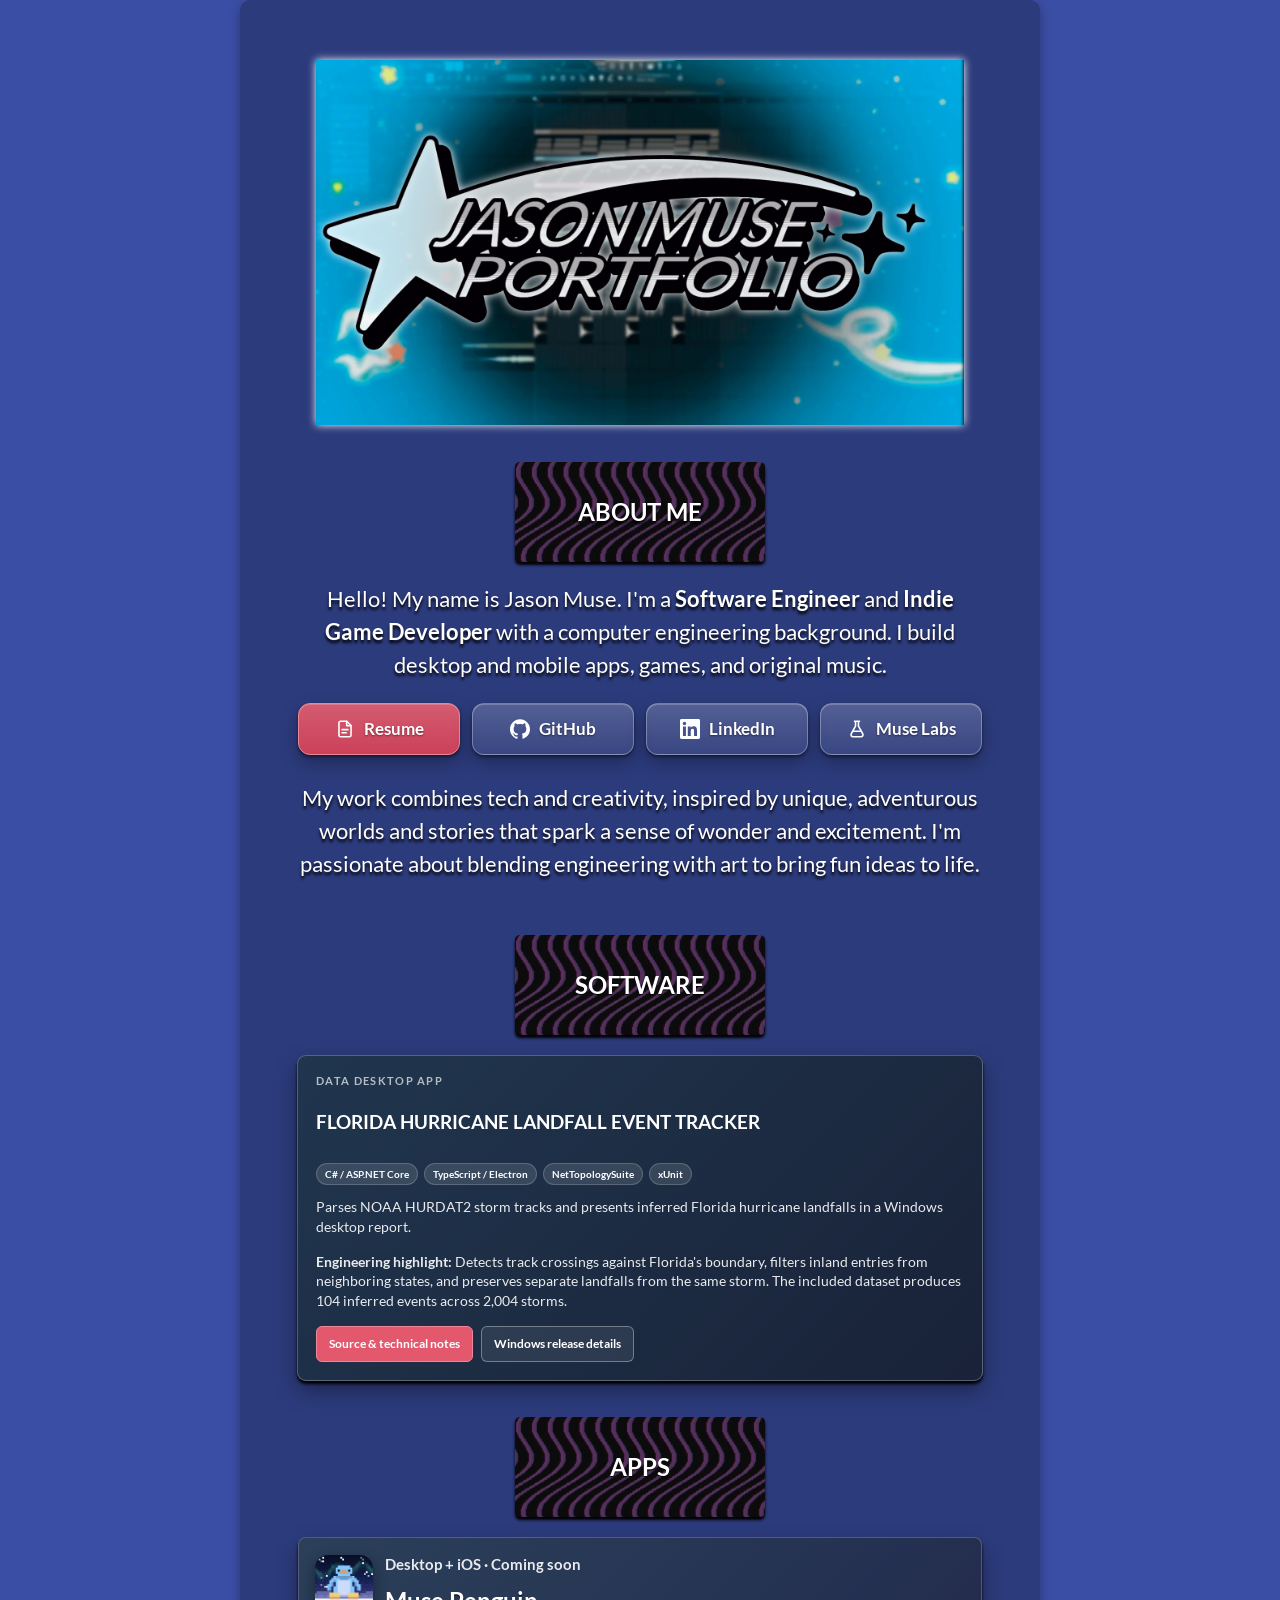
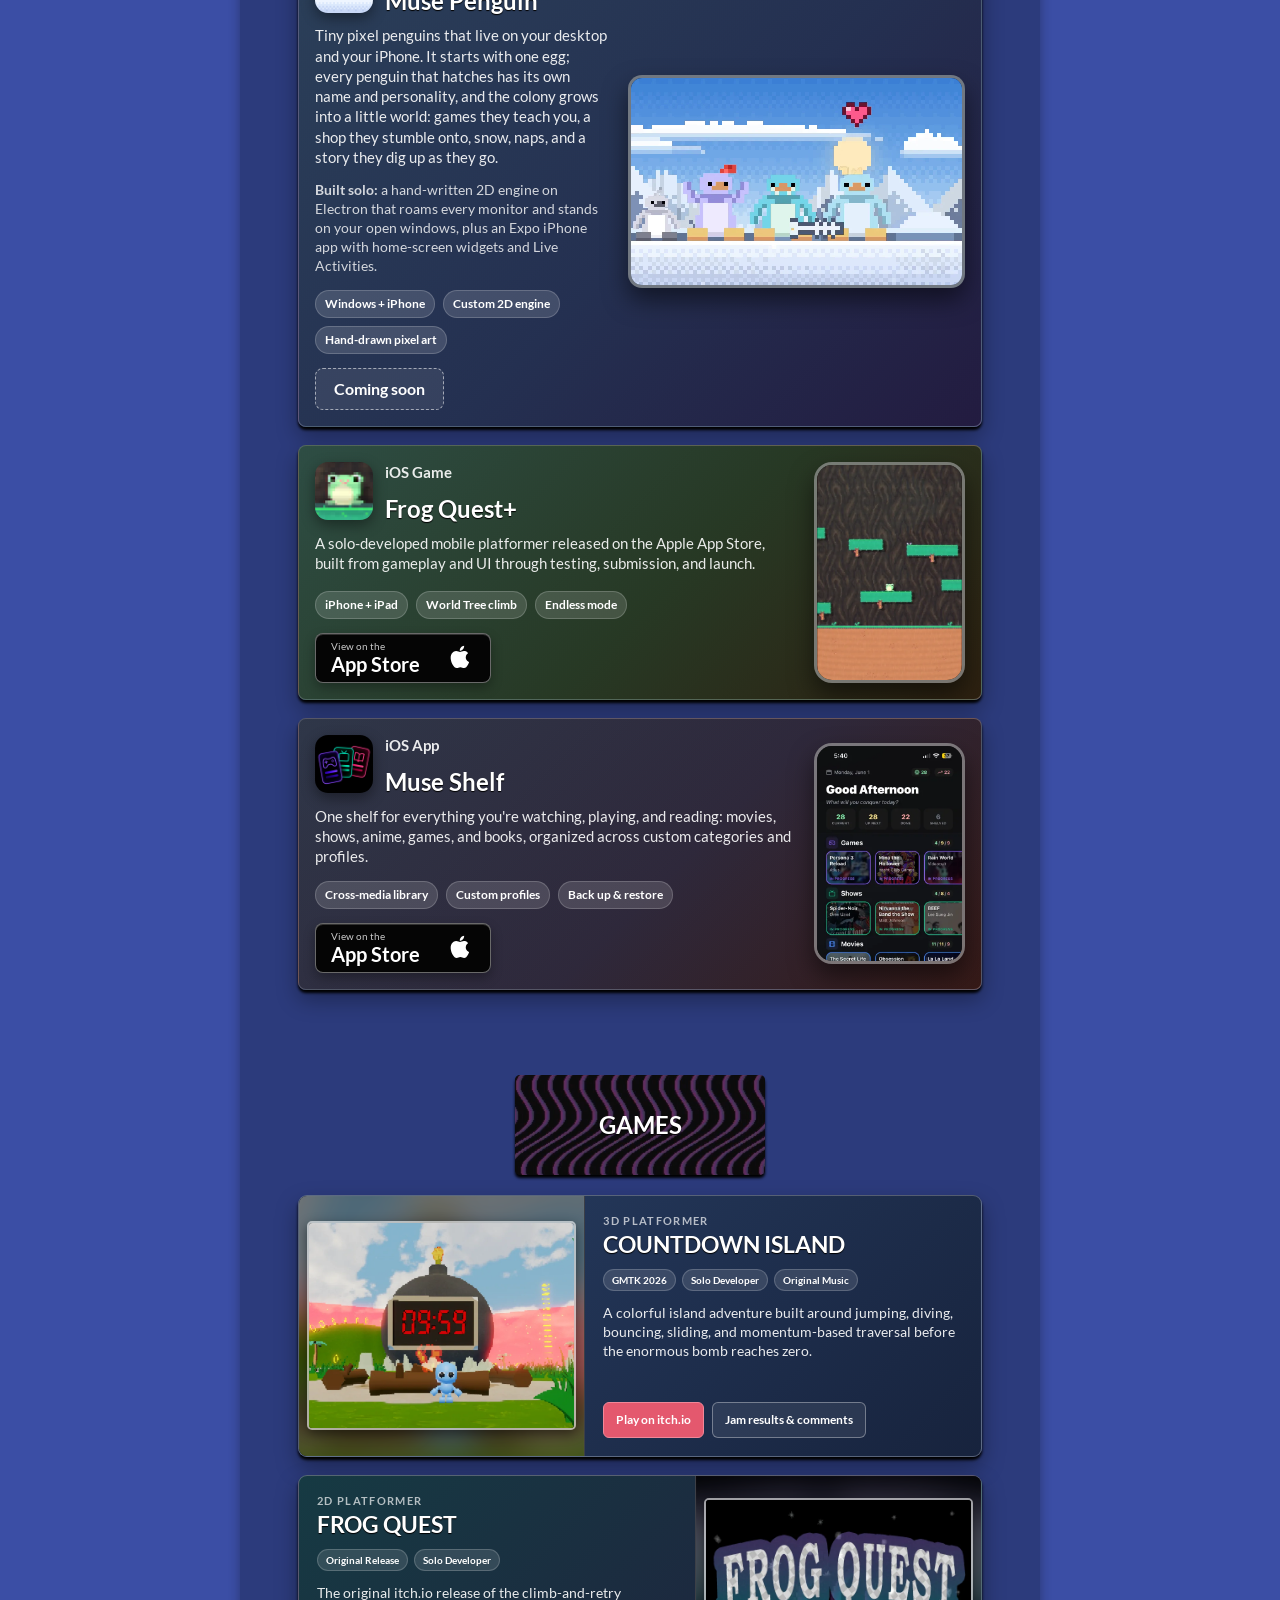
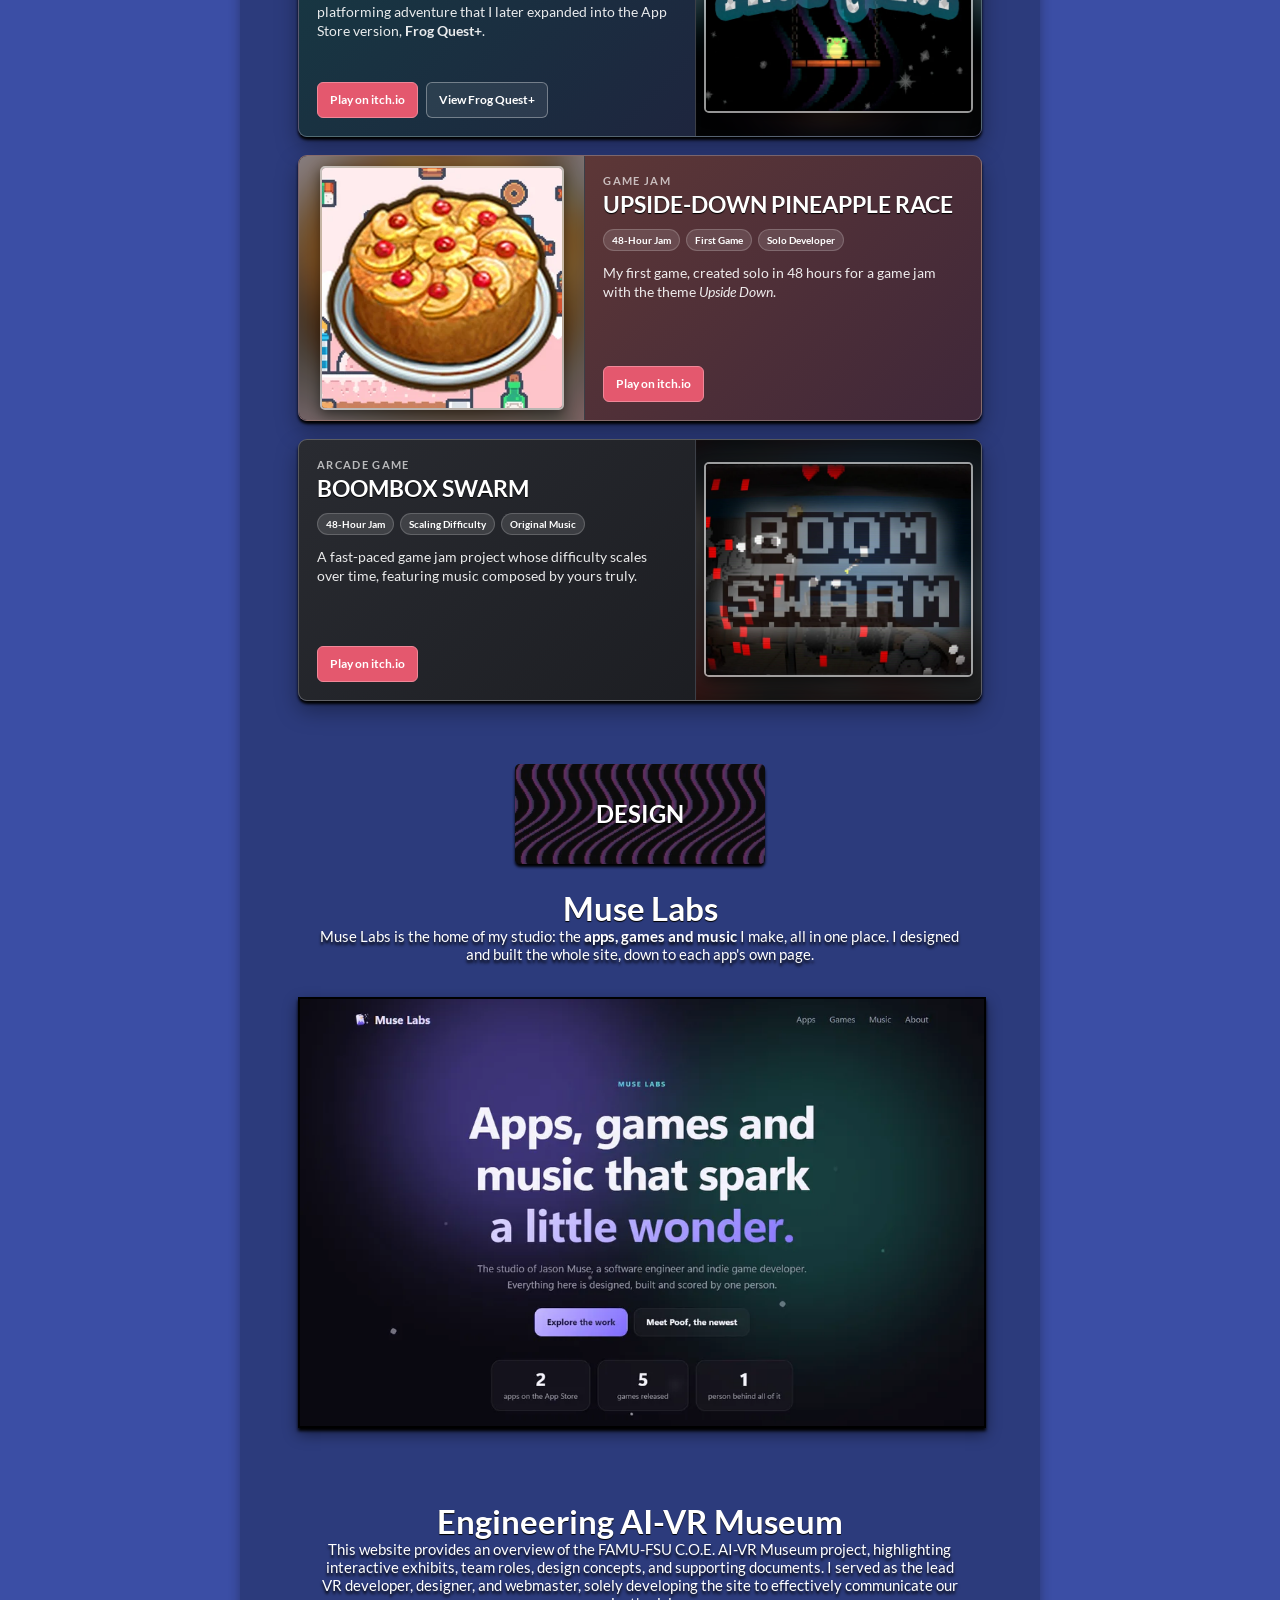
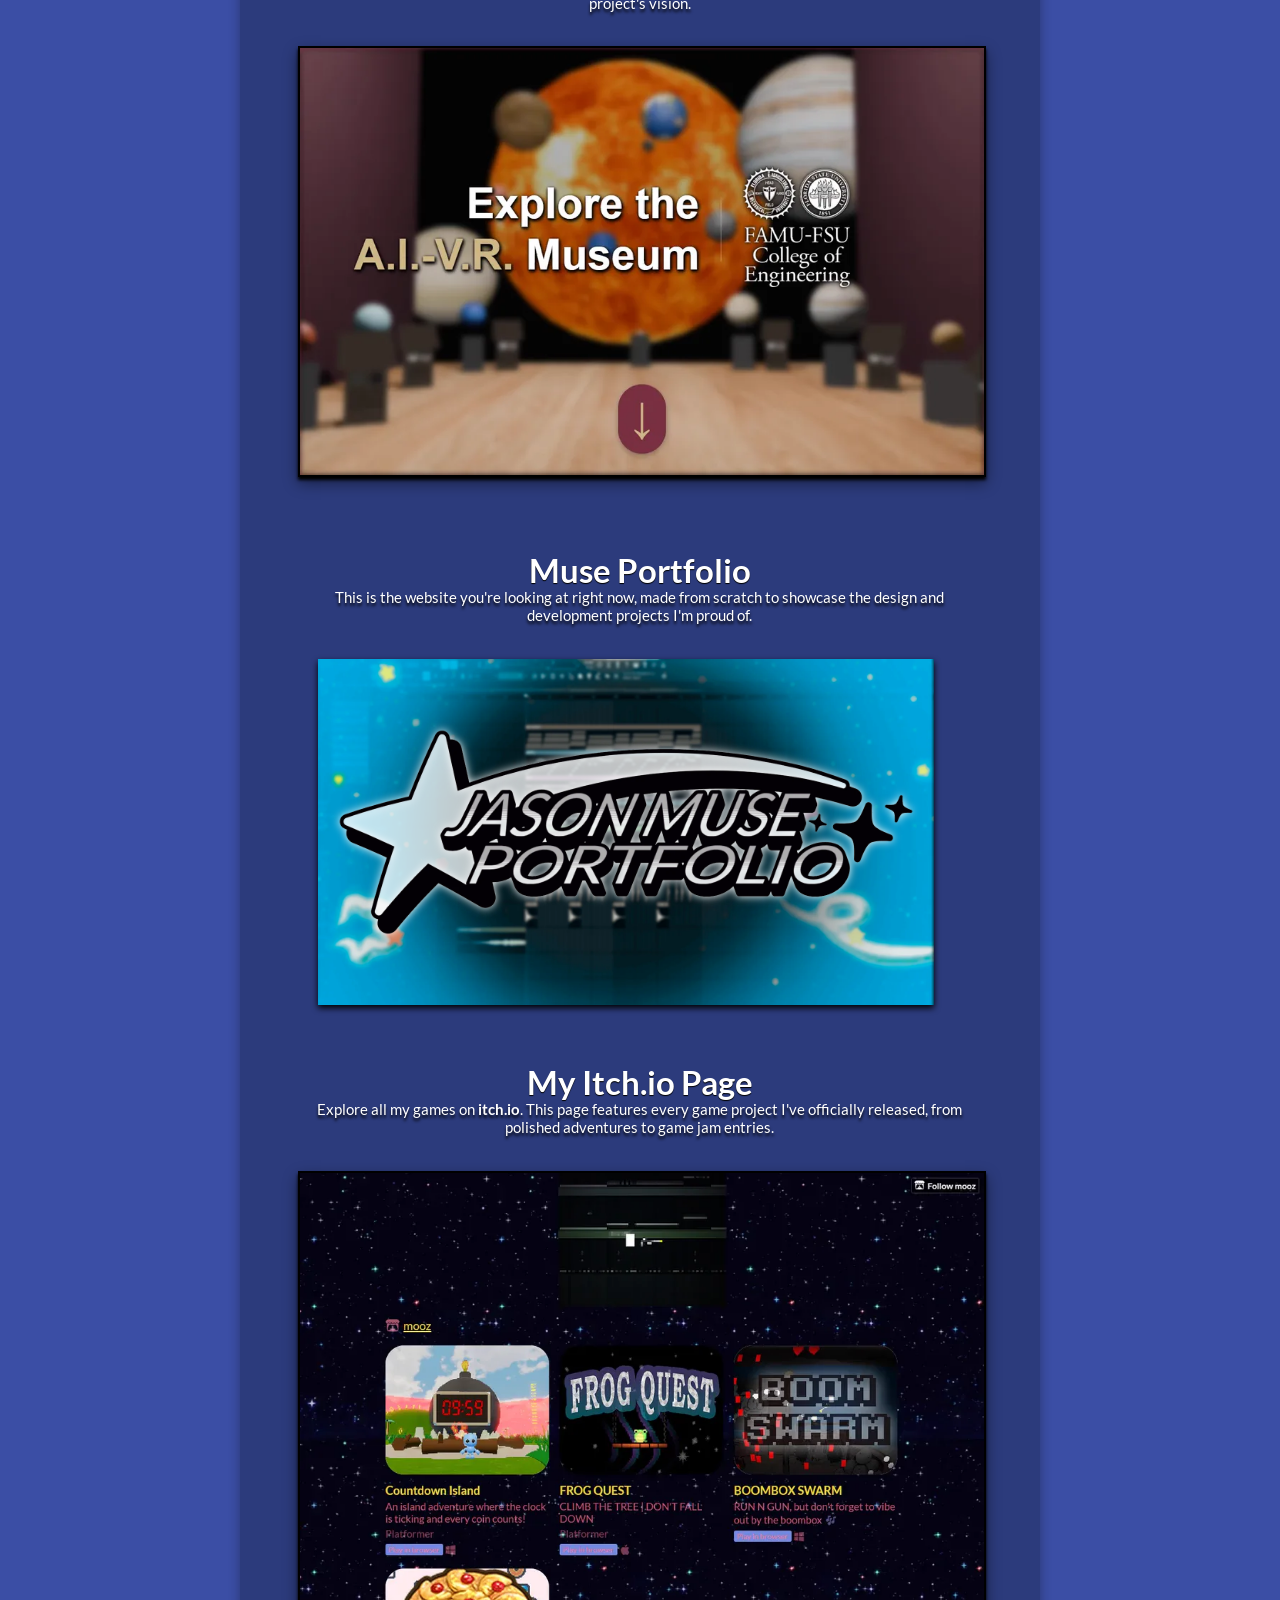
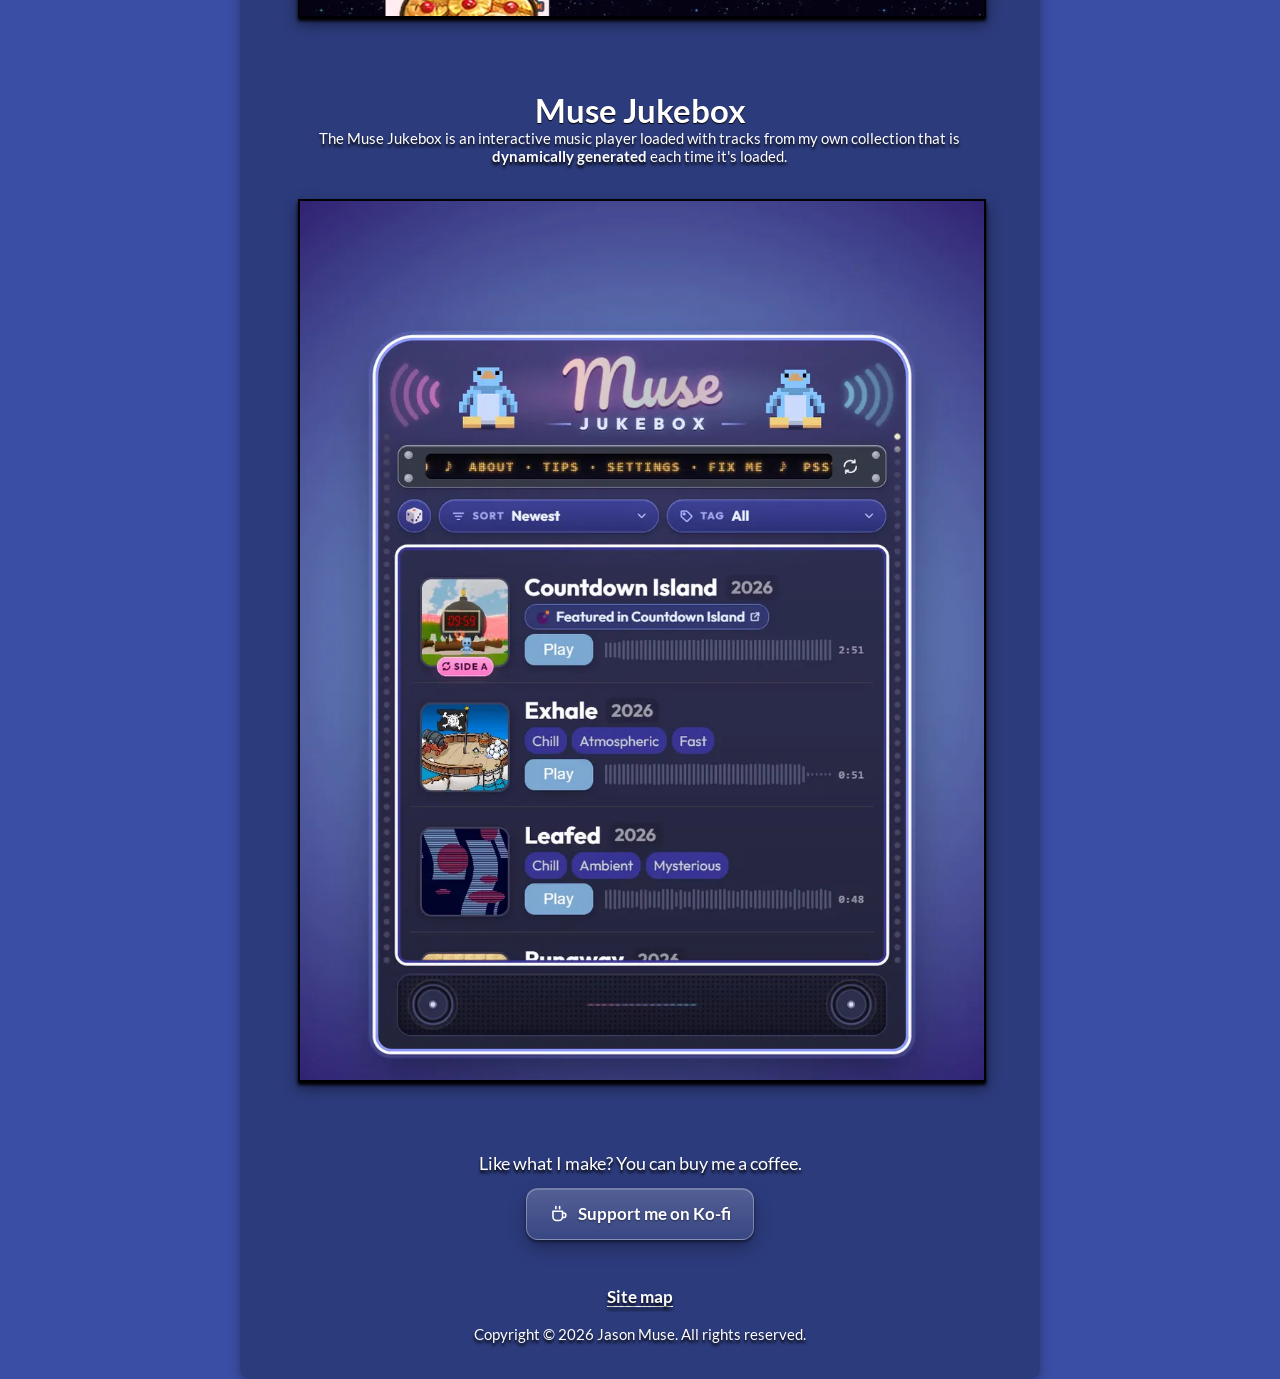
<file: index.html>
﻿<!DOCTYPE html>
<html lang="en-US">
<!-- Hello! You found the secret note in my HTML, pat yourself on the back :] -->

<head>
    <meta charset="utf-8" />
    <meta name="viewport" content="width=device-width, initial-scale=1" />
    <title>Jason Muse | Software Engineer &amp; Indie Game Developer</title>
    <meta name="description"
        content="Portfolio of Jason Muse, a software engineer and indie game developer. Explore desktop and mobile apps, data tools, games, web projects, and original music." />
    <meta name="author" content="Jason Muse" />
    <meta name="robots" content="index, follow, max-image-preview:large, max-snippet:-1, max-video-preview:-1" />
    <meta name="theme-color" content="#373593" />
    <link rel="canonical" href="https://jasonmuse.pages.dev/" />
    <meta property="og:type" content="website" />
    <meta property="og:site_name" content="Jason Muse Portfolio" />
    <meta property="og:title" content="Jason Muse | Software Engineer &amp; Indie Game Developer" />
    <meta property="og:description"
        content="Explore desktop and mobile apps, data tools, indie games, web projects, and original music by Jason Muse." />
    <meta property="og:url" content="https://jasonmuse.pages.dev/" />
    <meta property="og:image" content="https://jasonmuse.pages.dev/images/howhollows.png" />
    <meta property="og:image:alt" content="Fantasy themed hero artwork from Jason Muse's portfolio" />
    <meta name="twitter:card" content="summary_large_image" />
    <meta name="twitter:title" content="Jason Muse | Software Engineer &amp; Indie Game Developer" />
    <meta name="twitter:description"
        content="Explore desktop and mobile apps, data tools, indie games, web projects, and original music by Jason Muse." />
    <meta name="twitter:image" content="https://jasonmuse.pages.dev/images/howhollows.png" />

    <link rel="icon" href="images/wiz.png" />
    <link rel="sitemap" type="application/xml" title="Sitemap" href="/sitemap.xml" />
    <link rel="preload" href="fonts/lato-v24-latin-regular.woff2" as="font" type="font/woff2" crossorigin />
    <link rel="preload" href="images/howhollows.webp" as="image" type="image/webp" fetchpriority="high" />
    <link rel="preload" href="images/JASONMUSELOGO.webp" as="image" type="image/webp" />
    <link rel="preconnect" href="https://web1.eng.famu.fsu.edu" crossorigin />
    <link rel="dns-prefetch" href="//web1.eng.famu.fsu.edu" />
    <link rel="stylesheet" href="style.css" />

    <script type="application/ld+json">
        {
            "@context": "https://schema.org",
            "@graph": [
                {
                    "@type": "WebSite",
                    "name": "Jason Muse Portfolio",
                    "url": "https://jasonmuse.pages.dev/"
                },
                {
                    "@type": "Person",
                    "name": "Jason Muse",
                    "url": "https://jasonmuse.pages.dev/",
                    "jobTitle": "Software Engineer, Indie Game Developer, Music Composer",
                    "worksFor": {
                        "@type": "Organization",
                        "name": "Muse Labs",
                        "url": "https://muselabs.app/"
                    },
                    "sameAs": [
                        "https://muselabs.app/",
                        "https://amused.itch.io/",
                        "https://apps.apple.com/us/developer/jason-muse/id1887675802",
                        "https://github.com/jasonmuse/",
                        "https://www.linkedin.com/in/jasonwmuse/",
                        "https://ko-fi.com/jasonmuse"
                    ]
                },
                {
                    "@type": "SoftwareApplication",
                    "name": "Frog Quest+",
                    "applicationCategory": "GameApplication",
                    "operatingSystem": "iOS",
                    "url": "https://apps.apple.com/us/app/frog-quest/id6761079354",
                    "author": {
                        "@type": "Person",
                        "name": "Jason Muse"
                    }
                },
                {
                    "@type": "SoftwareApplication",
                    "name": "Muse Shelf",
                    "applicationCategory": "EntertainmentApplication",
                    "operatingSystem": "iOS",
                    "url": "https://apps.apple.com/us/app/muse-media-tracker/id6761553132",
                    "author": {
                        "@type": "Person",
                        "name": "Jason Muse"
                    }
                },
                {
                    "@type": "SoftwareApplication",
                    "name": "Poof",
                    "applicationCategory": "UtilitiesApplication",
                    "operatingSystem": "iOS, Windows",
                    "url": "https://muselabs.app/poof/",
                    "author": {
                        "@type": "Person",
                        "name": "Jason Muse"
                    }
                },
                {
                    "@type": "VideoGame",
                    "name": "Frog Quest",
                    "url": "https://amused.itch.io/frog-quest",
                    "genre": "2D Platformer",
                    "author": {
                        "@type": "Person",
                        "name": "Jason Muse"
                    }
                },
                {
                    "@type": "VideoGame",
                    "name": "Boombox Swarm",
                    "url": "https://amused.itch.io/boombox-swarm",
                    "genre": "Arcade",
                    "author": {
                        "@type": "Person",
                        "name": "Jason Muse"
                    }
                },
                {
                    "@type": "VideoGame",
                    "name": "Upside-Down Pineapple Race",
                    "url": "https://amused.itch.io/upside-down-pineapple-race",
                    "genre": "Racing",
                    "author": {
                        "@type": "Person",
                        "name": "Jason Muse"
                    }
                },
                {
                    "@type": "VideoGame",
                    "name": "Countdown Island",
                    "url": "https://amused.itch.io/countdown-island",
                    "genre": "3D Platformer",
                    "author": {
                        "@type": "Person",
                        "name": "Jason Muse"
                    }
                }
            ]
        }
    </script>

    <script>
        // Script to randomize background color on each page load
        // Refresh the page and see if you get a different color ;]
        const startColor = { r: 55, g: 53, b: 147 }; // Purple #373593
        const endColor = { r: 60, g: 86, b: 171 }; // Blue #5555FF

        function randomColor(start, end) {
            const factor = Math.random();
            const r = Math.round(start.r + factor * (end.r - start.r));
            const g = Math.round(start.g + factor * (end.g - start.g));
            const b = Math.round(start.b + factor * (end.b - start.b));
            return `rgb(${r}, ${g}, ${b})`;
        }

        // (on the page itself straight away, so it never shows white first while the rest loads)
        document.documentElement.style.backgroundColor = randomColor(startColor, endColor);

    </script>
</head>

<body>
    <!-- Main Content Container -->
    <div id="main-container">
        <main>
            <noscript>
                <p>This portfolio highlights Jason Muse's iOS apps, game development, web design, and music composition
                    projects.</p>
            </noscript>

            <!-- Header Art -->
            <div class="art">
                <img class="art-main" src="images/howhollows.webp"
                    alt="Stylized fantasy artwork for the Jason Muse portfolio homepage" width="1600" height="900"
                    decoding="async" fetchpriority="high" />
                <span class="art-logo">
                    <img class="art-main2" src="images/JASONMUSELOGO.webp" alt="Jason Muse logo" width="1600"
                        height="900" decoding="async" />
                </span>
            </div>

            <!-- About Section -->
            <div class="text">
                <h1 class="section-title" id="about">ABOUT ME</h1>
                <span>Hello! My name is Jason Muse. I'm a <strong>Software Engineer</strong> and <strong>Indie Game
                        Developer</strong> with a computer engineering background. I build desktop and mobile apps,
                    games, and original music.</span>
                <br />
                <nav class="profile-links" aria-label="Profile links">
                    <a class="profile-link profile-link--primary" href="documents/Jason_Muse_Software_Engineer_Resume.pdf"
                        target="_blank" rel="noopener noreferrer">
                        <svg class="profile-link-icon profile-link-icon--line" viewBox="0 0 24 24" aria-hidden="true">
                            <path d="M14 2.75H6.6A1.85 1.85 0 0 0 4.75 4.6v14.8a1.85 1.85 0 0 0 1.85 1.85h10.8a1.85 1.85 0 0 0 1.85-1.85V8Z" />
                            <path d="M14 2.75V8h5.25M8.5 12.75h7M8.5 16.5h5" />
                        </svg>
                        <span>Resume</span>
                    </a>
                    <a class="profile-link" href="https://github.com/jasonmuse/" target="_blank" rel="noopener noreferrer">
                        <svg class="profile-link-icon" viewBox="0 0 24 24" aria-hidden="true">
                            <path d="M12 .297c-6.63 0-12 5.373-12 12 0 5.303 3.438 9.8 8.205 11.385.6.113.82-.258.82-.577 0-.285-.01-1.04-.015-2.04-3.338.724-4.042-1.61-4.042-1.61C4.422 18.07 3.633 17.7 3.633 17.7c-1.087-.744.084-.729.084-.729 1.205.084 1.838 1.236 1.838 1.236 1.07 1.835 2.809 1.305 3.495.998.108-.776.417-1.305.76-1.605-2.665-.3-5.466-1.332-5.466-5.93 0-1.31.465-2.38 1.235-3.22-.135-.303-.54-1.523.105-3.176 0 0 1.005-.322 3.3 1.23.96-.267 1.98-.399 3-.405 1.02.006 2.04.138 3 .405 2.28-1.552 3.285-1.23 3.285-1.23.645 1.653.24 2.873.12 3.176.765.84 1.23 1.91 1.23 3.22 0 4.61-2.805 5.625-5.475 5.92.42.36.81 1.096.81 2.22 0 1.606-.015 2.896-.015 3.286 0 .315.21.69.825.57C20.565 22.092 24 17.592 24 12.297c0-6.627-5.373-12-12-12" />
                        </svg>
                        <span>GitHub</span>
                    </a>
                    <a class="profile-link" href="https://www.linkedin.com/in/jasonwmuse/" target="_blank"
                        rel="noopener noreferrer">
                        <svg class="profile-link-icon" viewBox="0 0 24 24" aria-hidden="true">
                            <path d="M20.447 20.452h-3.554v-5.569c0-1.328-.027-3.037-1.852-3.037-1.853 0-2.136 1.445-2.136 2.939v5.667H9.351V9h3.414v1.561h.046c.477-.9 1.637-1.85 3.37-1.85 3.601 0 4.267 2.37 4.267 5.455v6.286zM5.337 7.433c-1.144 0-2.063-.926-2.063-2.065 0-1.138.92-2.063 2.063-2.063 1.14 0 2.064.925 2.064 2.063 0 1.139-.925 2.065-2.064 2.065zm1.782 13.019H3.555V9h3.564v11.452zM22.225 0H1.771C.792 0 0 .774 0 1.729v20.542C0 23.227.792 24 1.771 24h20.451C23.2 24 24 23.227 24 22.271V1.729C24 .774 23.2 0 22.222 0h.003z" />
                        </svg>
                        <span>LinkedIn</span>
                    </a>
                    <a class="profile-link" href="https://muselabs.app/" target="_blank" rel="noopener">
                        <svg class="profile-link-icon profile-link-icon--line" viewBox="0 0 24 24" aria-hidden="true">
                            <path d="M9 2.75h6M10.25 2.75v5.8L5.1 17.7a2.35 2.35 0 0 0 2.05 3.55h9.7a2.35 2.35 0 0 0 2.05-3.55l-5.15-9.15v-5.8" />
                            <path d="M7.4 14.75h9.2" />
                        </svg>
                        <span>Muse Labs</span>
                    </a>
                </nav>
                <span>My work combines tech and creativity, inspired by unique, adventurous worlds and stories that
                    spark a sense of wonder and excitement. I'm passionate about blending engineering with art to bring
                    fun ideas to life.</span>
                <br />
            </div>

            <br />

            <!-- Software Projects Section -->
            <section class="software-section" aria-labelledby="software-heading">
                <div class="text">
                    <h2 class="section-title" id="software-heading">SOFTWARE</h2>
                </div>
                <article class="software-card">
                    <div class="game-card-content">
                        <p class="game-label">DATA DESKTOP APP</p>
                        <h3>FLORIDA HURRICANE LANDFALL EVENT TRACKER</h3>
                        <div class="game-tags" aria-label="Project technologies">
                            <span>C# / ASP.NET Core</span><span>TypeScript / Electron</span>
                            <span>NetTopologySuite</span><span>xUnit</span>
                        </div>
                        <p>Parses NOAA HURDAT2 storm tracks and presents inferred Florida hurricane landfalls in a
                            Windows desktop report.</p>
                        <p class="software-highlight"><strong>Engineering highlight:</strong> Detects track crossings
                            against Florida's boundary, filters inland entries from neighboring states, and preserves
                            separate landfalls from the same storm. The included dataset produces 104 inferred events
                            across 2,004 storms.</p>
                        <div class="game-actions">
                            <a class="game-button game-button-primary"
                                href="https://github.com/jasonmuse/riskdesk-florida-landfalls" target="_blank"
                                rel="noopener noreferrer">Source &amp; technical notes</a>
                            <a class="game-button"
                                href="https://github.com/jasonmuse/riskdesk-florida-landfalls/releases/latest"
                                target="_blank" rel="noopener noreferrer">Windows release details</a>
                        </div>
                    </div>
                </article>
            </section>

            <!-- Apps Section -->
            <section class="apps-section" aria-labelledby="apps-heading">
                <div class="text">
                    <h2 class="section-title" id="apps-heading">APPS</h2>
                </div>

                <div class="app-grid">
                    <article class="app-card app-card-penguin app-card-feature" aria-labelledby="penguin-title">
                        <div class="app-card-content">
                            <div class="app-card-header">
                                <img class="app-icon" src="images/app-muse-penguin-icon.jpg" alt="Muse Penguin app icon"
                                    width="512" height="512" loading="lazy" decoding="async" />
                                <div>
                                    <p class="app-label">Desktop + iOS · Coming soon</p>
                                    <h2 id="penguin-title">Muse Penguin</h2>
                                </div>
                            </div>
                            <p>Tiny pixel penguins that live on your desktop and your iPhone. It starts with one egg; every
                                penguin that hatches has its own name and personality, and the colony grows into a little
                                world: games they teach you, a shop they stumble onto, snow, naps, and a story they dig up as
                                they go.</p>
                            <p class="app-highlight"><strong>Built solo:</strong> a hand-written 2D engine on Electron that
                                roams every monitor and stands on your open windows, plus an Expo iPhone app with home-screen
                                widgets and Live Activities.</p>
                            <div class="app-tags" aria-label="Muse Penguin highlights">
                                <span>Windows + iPhone</span>
                                <span>Custom 2D engine</span>
                                <span>Hand-drawn pixel art</span>
                            </div>
                            <span class="app-soon">Coming soon</span>
                        </div>
                        <div class="penguin-preview">
                            <video class="preview-video" data-src="images/muse-penguin.mp4" poster="images/muse-penguin.webp"
                                width="960" height="600" muted loop playsinline preload="none" aria-hidden="true"></video>
                        </div>
                    </article>

                    <a class="app-card app-card-frog" href="https://apps.apple.com/us/app/frog-quest/id6761079354"
                        target="_blank" rel="noopener noreferrer" aria-label="View Frog Quest+ on the App Store">
                        <div class="app-card-content">
                            <div class="app-card-header">
                                <img class="app-icon" src="images/app-frog-quest-icon.jpg" alt="Frog Quest+ app icon"
                                    width="512" height="512" loading="lazy" decoding="async" />
                                <div>
                                    <p class="app-label">iOS Game</p>
                                    <h2>Frog Quest+</h2>
                                </div>
                            </div>
                            <p>A solo-developed mobile platformer released on the Apple App Store, built from gameplay
                                and UI through testing, submission, and launch.</p>
                            <div class="app-tags" aria-label="Frog Quest+ highlights">
                                <span>iPhone + iPad</span>
                                <span>World Tree climb</span>
                                <span>Endless mode</span>
                            </div>
                            <span class="app-store-button">
                                <span class="app-store-copy">
                                    <span>View on the</span>
                                    <strong>App Store</strong>
                                </span>
                                <svg class="app-store-icon" viewBox="0 0 24 24" aria-hidden="true" focusable="false">
                                    <path
                                        d="M16.6 12.2c0-2.2 1.8-3.2 1.9-3.3-1-1.5-2.6-1.7-3.2-1.7-1.4-.1-2.6.8-3.3.8-.7 0-1.8-.8-3-.8-1.5 0-2.9.9-3.7 2.2-1.6 2.8-.4 6.9 1.1 9.1.8 1.1 1.7 2.3 2.9 2.3 1.2 0 1.6-.7 3-.7s1.8.7 3 .7c1.3 0 2.1-1.1 2.8-2.2.9-1.3 1.2-2.5 1.2-2.6-.1-.1-2.7-1-2.7-3.8zM14.4 5.8c.6-.8 1-1.8.9-2.8-.9 0-2 .6-2.6 1.3-.6.7-1 1.8-.9 2.7 1 .1 2-.5 2.6-1.2z" />
                                </svg>
                            </span>
                        </div>
                        <div class="phone-preview" aria-hidden="true">
                            <div class="screenshot-track">
                                <img src="images/app-frog-quest-preview.webp" alt="" width="460" height="996"
                                    loading="eager" decoding="async" />
                                <img src="images/app-frog-quest-preview-2.webp" alt="" width="460" height="996"
                                    loading="eager" decoding="async" />
                                <img src="images/app-frog-quest-preview-3.webp" alt="" width="460" height="996"
                                    loading="eager" decoding="async" />
                                <img src="images/app-frog-quest-preview-4.webp" alt="" width="460" height="996"
                                    loading="eager" decoding="async" />
                                <img src="images/app-frog-quest-preview.webp" alt="" width="460" height="996"
                                    loading="eager" decoding="async" />
                            </div>
                        </div>
                    </a>

                    <a class="app-card app-card-muse"
                        href="https://apps.apple.com/us/app/muse-media-tracker/id6761553132" target="_blank"
                        rel="noopener noreferrer" aria-label="View Muse Shelf on the App Store">
                        <div class="app-card-content">
                            <div class="app-card-header">
                                <img class="app-icon" src="images/app-muse-media-tracker-icon.jpg"
                                    alt="Muse Shelf app icon" width="512" height="512" loading="lazy"
                                    decoding="async" />
                                <div>
                                    <p class="app-label">iOS App</p>
                                    <h2>Muse Shelf</h2>
                                </div>
                            </div>
                            <p>One shelf for everything you're watching, playing, and reading: movies, shows, anime,
                                games, and books, organized across custom categories and profiles.</p>
                            <div class="app-tags" aria-label="Muse Shelf highlights">
                                <span>Cross-media library</span>
                                <span>Custom profiles</span>
                                <span>Back up &amp; restore</span>
                            </div>
                            <span class="app-store-button">
                                <span class="app-store-copy">
                                    <span>View on the</span>
                                    <strong>App Store</strong>
                                </span>
                                <svg class="app-store-icon" viewBox="0 0 24 24" aria-hidden="true" focusable="false">
                                    <path
                                        d="M16.6 12.2c0-2.2 1.8-3.2 1.9-3.3-1-1.5-2.6-1.7-3.2-1.7-1.4-.1-2.6.8-3.3.8-.7 0-1.8-.8-3-.8-1.5 0-2.9.9-3.7 2.2-1.6 2.8-.4 6.9 1.1 9.1.8 1.1 1.7 2.3 2.9 2.3 1.2 0 1.6-.7 3-.7s1.8.7 3 .7c1.3 0 2.1-1.1 2.8-2.2.9-1.3 1.2-2.5 1.2-2.6-.1-.1-2.7-1-2.7-3.8zM14.4 5.8c.6-.8 1-1.8.9-2.8-.9 0-2 .6-2.6 1.3-.6.7-1 1.8-.9 2.7 1 .1 2-.5 2.6-1.2z" />
                                </svg>
                            </span>
                        </div>
                        <div class="phone-preview" aria-hidden="true">
                            <div class="screenshot-track">
                                <img src="images/app-muse-media-tracker-preview.webp" alt="" width="460" height="996"
                                    loading="eager" decoding="async" />
                                <img src="images/app-muse-media-tracker-preview-2.webp" alt="" width="460" height="996"
                                    loading="eager" decoding="async" />
                                <img src="images/app-muse-media-tracker-preview-3.webp" alt="" width="460" height="996"
                                    loading="eager" decoding="async" />
                                <img src="images/app-muse-media-tracker-preview-4.webp" alt="" width="460" height="996"
                                    loading="eager" decoding="async" />
                                <img src="images/app-muse-media-tracker-preview.webp" alt="" width="460" height="996"
                                    loading="eager" decoding="async" />
                            </div>
                        </div>
                    </a>
                </div>
            </section>

            <br />

            <!-- Games Section -->
            <section class="games-section" aria-labelledby="games-title">
                <div class="text">
                    <h2 class="section-title" id="games-title">GAMES</h2>
                </div>
                <div class="game-grid">
                    <article class="game-card game-card-countdown">
                        <div class="game-card-media">
                            <img class="game-card-image" src="images/game-countdown-island.webp"
                                alt="Countdown Island character standing in front of a giant ticking bomb" width="900"
                                height="695" loading="lazy" decoding="async" />
                        </div>
                        <div class="game-card-content">
                            <p class="game-label">3D PLATFORMER</p>
                            <h3>COUNTDOWN ISLAND</h3>
                            <div class="game-tags" aria-label="Project highlights">
                                <span>GMTK 2026</span><span>Solo Developer</span><span>Original Music</span>
                            </div>
                            <p>A colorful island adventure built around jumping, diving, bouncing, sliding, and
                                momentum-based traversal before the enormous bomb reaches zero.</p>
                            <div class="game-actions">
                                <a class="game-button game-button-primary"
                                    href="https://amused.itch.io/countdown-island" target="_blank"
                                    rel="noopener noreferrer">Play on itch.io</a>
                                <a class="game-button" href="https://itch.io/jam/gmtk-jam-2026/rate/4824944"
                                    target="_blank" rel="noopener noreferrer">Jam results &amp; comments</a>
                            </div>
                        </div>
                    </article>

                    <article class="game-card game-card-frog">
                        <div class="game-card-media">
                            <img class="game-card-image" src="images/game-frog-quest.webp"
                                alt="Frog Quest title art with a small frog in a starry scene" width="630" height="500"
                                loading="lazy" decoding="async" />
                        </div>
                        <div class="game-card-content">
                            <p class="game-label">2D PLATFORMER</p>
                            <h3>FROG QUEST</h3>
                            <div class="game-tags" aria-label="Project highlights">
                                <span>Original Release</span><span>Solo Developer</span>
                            </div>
                            <p>The original itch.io release of the climb-and-retry platforming adventure that I later
                                expanded into the App Store version, <strong>Frog Quest+</strong>.</p>
                            <div class="game-actions">
                                <a class="game-button game-button-primary" href="https://amused.itch.io/frog-quest"
                                    target="_blank" rel="noopener noreferrer">Play on itch.io</a>
                                <a class="game-button" href="https://apps.apple.com/us/app/frog-quest/id6761079354"
                                    target="_blank" rel="noopener noreferrer">View Frog Quest+</a>
                            </div>
                        </div>
                    </article>

                    <article class="game-card game-card-pineapple">
                        <div class="game-card-media">
                            <img class="game-card-image" src="images/game-pineapple-race.webp"
                                alt="Pineapple upside-down cake from Upside-Down Pineapple Race" width="360"
                                height="360" loading="lazy" decoding="async" />
                        </div>
                        <div class="game-card-content">
                            <p class="game-label">GAME JAM</p>
                            <h3>UPSIDE-DOWN PINEAPPLE RACE</h3>
                            <div class="game-tags" aria-label="Project highlights">
                                <span>48-Hour Jam</span><span>First Game</span><span>Solo Developer</span>
                            </div>
                            <p>My first game, created solo in 48 hours for a game jam with the theme <em>Upside
                                    Down</em>.</p>
                            <div class="game-actions">
                                <a class="game-button game-button-primary"
                                    href="https://amused.itch.io/upside-down-pineapple-race" target="_blank"
                                    rel="noopener noreferrer">Play on itch.io</a>
                            </div>
                        </div>
                    </article>

                    <article class="game-card game-card-boombox">
                        <div class="game-card-media">
                            <img class="game-card-image" src="images/game-boombox-swarm.webp"
                                alt="Dark pixel art title screen for Boombox Swarm" width="630" height="500"
                                loading="lazy" decoding="async" />
                        </div>
                        <div class="game-card-content">
                            <p class="game-label">ARCADE GAME</p>
                            <h3>BOOMBOX SWARM</h3>
                            <div class="game-tags" aria-label="Project highlights">
                                <span>48-Hour Jam</span><span>Scaling Difficulty</span><span>Original Music</span>
                            </div>
                            <p>A fast-paced game jam project whose difficulty scales over time, featuring music composed
                                by yours truly.</p>
                            <div class="game-actions">
                                <a class="game-button game-button-primary" href="https://amused.itch.io/boombox-swarm"
                                    target="_blank" rel="noopener noreferrer">Play on itch.io</a>
                            </div>
                        </div>
                    </article>
                </div>
            </section>

            <br />

            <!-- Web Design Section -->
            <div class="text">
                <h2 class="section-title" id="design">DESIGN</h2>

                <h2>Muse Labs</h2>
                <div class="text-3">
                    <span>Muse Labs is the home of my studio: the <strong>apps, games and music</strong> I make, all in
                        one place. I designed and built the whole site, down to each app's own page.</span>
                </div>
                <a href="https://muselabs.app/" target="_blank" rel="noopener noreferrer"
                    aria-label="Visit Muse Labs, Jason Muse's studio site">
                    <video class="button-project2 button-link preview-video" data-src="images/muselabs.mp4"
                        poster="images/muselabs.webp" width="960" height="600" muted loop playsinline
                        preload="none" aria-hidden="true"
                        style="border: 2px solid black; background-color: #333333;"></video>
                </a>

                <h2>Engineering AI-VR Museum</h2>
                <div class="text-3">
                    <span>
                        This website provides an overview of the FAMU-FSU C.O.E. AI-VR Museum project, highlighting
                        interactive exhibits, team roles, design concepts, and supporting documents. I served as the
                        lead VR developer, designer, and webmaster, solely developing the site to effectively
                        communicate our project's vision.
                    </span>
                </div>
                <a href="https://web1.eng.famu.fsu.edu/ece/senior_design/2025/team314/" target="_blank"
                    rel="noopener noreferrer" aria-label="Visit the FAMU-FSU C.O.E. AI-VR Museum website">
                    <video class="button-project2 button-link preview-video" data-src="images/aivrmuseum.mp4"
                        poster="images/aivrmuseum.webp" width="960" height="600" muted loop playsinline
                        preload="none" aria-hidden="true"
                        style="border: 2px solid black; background-color: #333333;"></video>
                </a>

                <h2>Muse Portfolio</h2>
                <div class="text-3">
                    <span>This is the website you're looking at right now, made from scratch to showcase the design and
                        development projects I'm proud of.</span> <br />
                </div>
                <a href="/" aria-label="Back to the Jason Muse portfolio homepage">
                    <!-- Header Art -->
                    <div class="art">
                        <img style="width: 90%; margin: 20px;" class="button-link" src="images/howhollows.webp"
                            alt="Portfolio hero art preview" width="1600" height="900" loading="lazy"
                            decoding="async" />
                        <span class="art-logo">
                            <img class="art-main2" src="images/JASONMUSELOGO.webp" alt="Jason Muse portfolio logo"
                                width="1600" height="900" loading="lazy" decoding="async" style="top:-20px" />
                        </span>
                        <br />
                    </div>
                </a>

                <h2>My Itch.io Page</h2>
                <div class="text-3">
                    <span>Explore all my games on <strong>itch.io</strong>. This page features every game project I've
                        officially released, from polished adventures to game jam entries.</span>
                </div>
                <a href="https://amused.itch.io/" aria-label="Visit Jason Muse's itch.io game page">
                    <video class="button-project2 button-link preview-video" data-src="images/itch.mp4"
                        poster="images/itch.webp" width="960" height="622" muted loop playsinline preload="none"
                        aria-hidden="true" style="border: 2px solid black; background-color: #333333;"></video>
                </a>

                <h2>Muse Jukebox</h2>
                <div class="text-3">
                    <span>The Muse Jukebox is an interactive music player loaded with tracks from my own collection that
                        is <strong>dynamically generated</strong> each time it's loaded.</span>
                </div>
                <a href="https://muse-jukebox.pages.dev/" aria-label="Open the Muse Jukebox web app">
                    <video class="button-project2 button-link preview-video" data-src="images/musejukebox.mp4"
                        poster="images/musejukebox.webp" width="960" height="1234" muted loop playsinline
                        preload="none" aria-hidden="true"
                        style="border: 2px solid black; background-color: #333333;"></video>
                </a>
            </div>

            <!-- Support: a tip jar, for anyone who'd like to chip in -->
            <div class="support">
                <span>Like what I make? You can buy me a coffee.</span>
                <a class="profile-link support-link" href="https://ko-fi.com/jasonmuse" target="_blank"
                    rel="noopener noreferrer">
                    <svg class="profile-link-icon profile-link-icon--line" viewBox="0 0 24 24" aria-hidden="true">
                        <path d="M4.75 8.75h11.5v6.5a4.5 4.5 0 0 1-4.5 4.5h-2.5a4.5 4.5 0 0 1-4.5-4.5Z" />
                        <path d="M16.25 10.75h1.25a2.75 2.75 0 0 1 0 5.5h-1.25M8.25 3v2.75M12.75 3v2.75" />
                    </svg>
                    <span>Support me on Ko-fi</span>
                </a>
            </div>

            <!-- Copyright -->
            <div class="text-2">
                <br />
                <a class="footer-link" href="sitemap/">Site map</a>
                <br /><br />
                <span>Copyright &copy; 2026 Jason Muse. All rights reserved.</span>
            </div>
        </main>
    </div>

    <script>
        // The website previews are short looping videos (like GIFs, a fraction of the size): each one
        // loads and plays once it's nearly in view and pauses when it's scrolled away. With reduced
        // motion turned on, they stay as their still posters.
        (() => {
            const videos = document.querySelectorAll("video.preview-video");
            if (!videos.length || window.matchMedia("(prefers-reduced-motion: reduce)").matches) return;
            const start = (video) => {
                if (!video.getAttribute("src")) video.src = video.dataset.src;
                const playing = video.play();
                if (playing && typeof playing.catch === "function") playing.catch(() => {});
            };
            if (!("IntersectionObserver" in window)) {
                videos.forEach(start);
                return;
            }
            const observer = new IntersectionObserver((entries) => {
                entries.forEach(({ target, isIntersecting }) => {
                    if (isIntersecting) start(target);
                    else if (!target.paused) target.pause();
                });
            }, { rootMargin: "300px 0px" });
            videos.forEach((video) => observer.observe(video));
        })();
    </script>
</body>

</html>
</file>
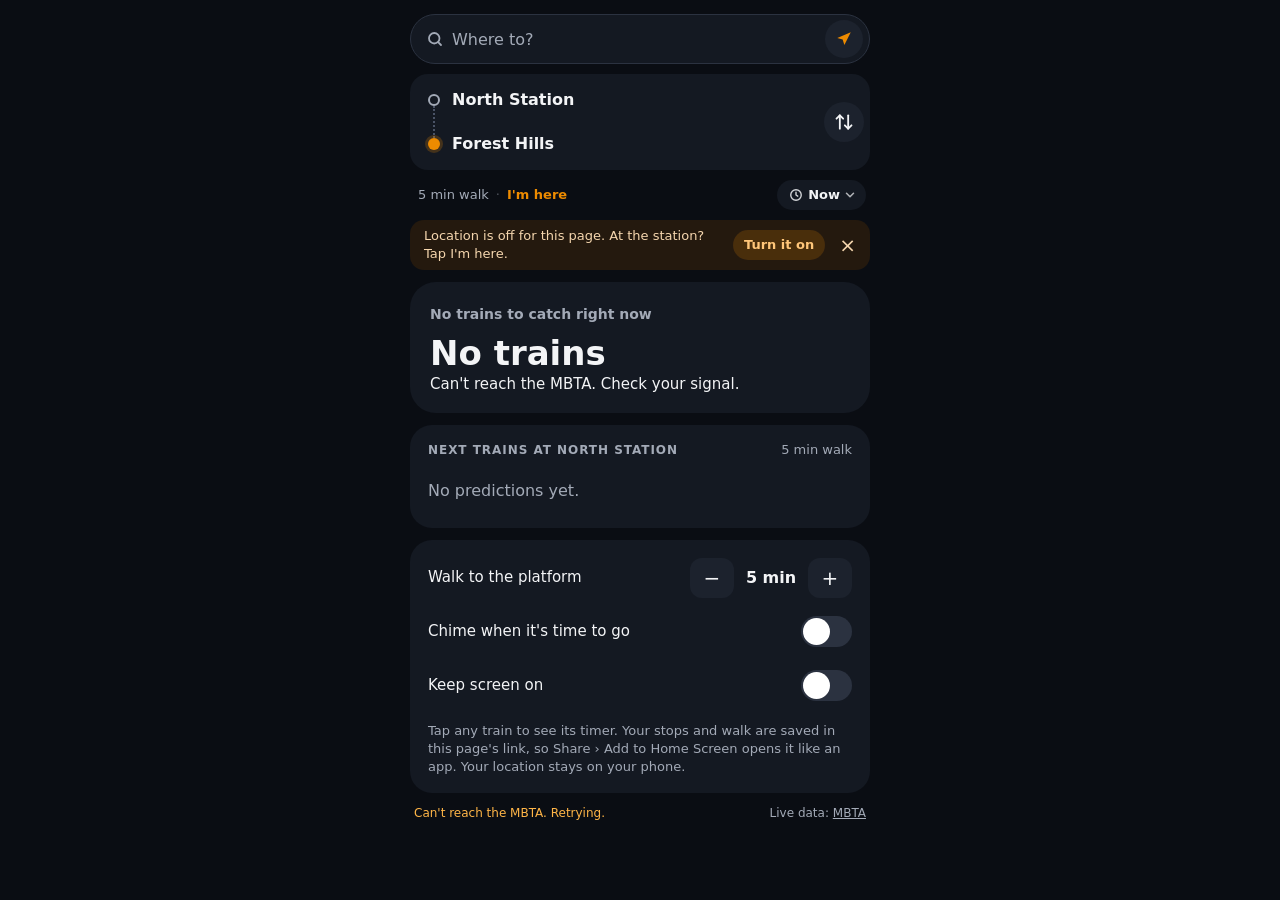
<file: commute/index.html>
<!doctype html>
<html lang="en">
<head>
<meta charset="utf-8">
<!-- Only this page's own script runs (its hash: run tools/web-csp.py after editing the script), and it only talks to the MBTA, OpenStreetMap's search and this site: an injected handler or script never runs. -->
<meta http-equiv="Content-Security-Policy" content="default-src 'none'; script-src 'sha256-Em5QOpzNshjC+FRz2mOq4hYJYkcLdxB1XPVbnw8lbxg='; style-src 'unsafe-inline'; img-src 'self' data:; connect-src 'self' https://api-v3.mbta.com https://nominatim.openstreetmap.org; manifest-src 'self'; base-uri 'none'; form-action 'none'">
<meta name="viewport" content="width=device-width,initial-scale=1,viewport-fit=cover">
<title>Muse Commute</title>
<meta name="description" content="Live Orange Line trains, timed from your walk.">
<meta name="robots" content="noindex,nofollow">
<meta name="theme-color" content="#0A0D13">
<meta name="apple-mobile-web-app-capable" content="yes">
<meta name="mobile-web-app-capable" content="yes">
<meta name="apple-mobile-web-app-status-bar-style" content="black-translucent">
<meta name="apple-mobile-web-app-title" content="Commute">
<link rel="apple-touch-icon" href="icon.png">
<link rel="icon" type="image/png" href="icon.png">
<style>
/* Layout: one phone-width column. The live "leave" card on top, your train, the line, then the controls. */
:root{
  --bg:#0A0D13; --card:#141922; --card-2:#1C222D; --line:#2B3240;
  --fg:#F3F4F6; --muted:#A3AAB7; --accent:#ED8B00; --accent-ink:#1A1206;
  --good:#5BD98A; --warn:#FFB547; --bad:#FF8A7A;
  --font:-apple-system,BlinkMacSystemFont,"SF Pro Text",system-ui,"Segoe UI",Roboto,sans-serif;
  --num:ui-rounded,"SF Pro Rounded",-apple-system,BlinkMacSystemFont,system-ui,sans-serif;
  color-scheme:dark;
}
*{box-sizing:border-box}
[hidden]{display:none!important}
html,body{margin:0;background:var(--bg);color:var(--fg)}
body{font-family:var(--font);font-size:16px;line-height:1.4;-webkit-font-smoothing:antialiased;-webkit-tap-highlight-color:transparent;
  padding-top:max(14px,env(safe-area-inset-top));padding-bottom:max(24px,env(safe-area-inset-bottom));
  padding-left:max(16px,env(safe-area-inset-left));padding-right:max(16px,env(safe-area-inset-right))}
.wrap{max-width:460px;margin:0 auto;display:flex;flex-direction:column;gap:12px}
button,select,input{font:inherit;color:inherit}
button{cursor:pointer}
:focus-visible{outline:2px solid var(--accent);outline-offset:2px}
.muted{color:var(--muted)}
.small{font-size:13px}

/* top: search bar, then the route chips */
.top{display:flex;flex-direction:column;gap:10px}
.searchbox{position:relative}
.search{display:flex;align-items:center;gap:8px;height:50px;padding:0 6px 0 15px;border-radius:999px;background:var(--card);border:1px solid var(--line);transition:border-color .2s}
.search:has(input:focus){border-color:var(--accent)}
.search .mag{flex:none;color:var(--muted)}
.search input{flex:1;min-width:0;height:100%;border:0;background:transparent;font-size:16px;color:var(--fg);outline:none;-webkit-appearance:none;appearance:none;padding:0}
.search input::placeholder{color:var(--muted)}
.search input::-webkit-search-cancel-button{-webkit-appearance:none}
.loc{flex:none;width:38px;height:38px;border-radius:50%;border:0;background:var(--card-2);color:var(--accent);display:grid;place-items:center}
.loc:active{background:var(--line)}
@media (prefers-reduced-motion:no-preference){.loc.busy svg{animation:spin 1s linear infinite}}
@keyframes spin{to{transform:rotate(360deg)}}
.cancel{flex:none;border:0;background:none;color:var(--accent);font-size:15px;font-weight:600;padding:0 12px;height:38px}
.sugg{position:absolute;left:0;right:0;top:56px;z-index:30;background:var(--card);border:1px solid var(--line);border-radius:20px;padding:6px;max-height:min(58vh,460px);overflow:auto;-webkit-overflow-scrolling:touch;box-shadow:0 18px 44px rgba(0,0,0,.55);transform-origin:50% 0;view-transition-name:sugg}
.sg{display:flex;align-items:center;gap:12px;width:100%;min-height:52px;padding:8px 10px;border:0;border-radius:14px;background:none;text-align:left}
.sg:active,.sg:focus-visible{background:var(--card-2)}
.sg-ic{flex:none;width:30px;height:30px;border-radius:50%;display:grid;place-items:center;background:var(--card-2);color:var(--accent)}
.sg-ic.ol{background:var(--accent);color:var(--accent-ink);font-size:10px;font-weight:800}
.sg-main{display:flex;flex-direction:column;min-width:0}
.sg-main b{font-weight:600;font-size:16px;white-space:nowrap;overflow:hidden;text-overflow:ellipsis}
.sg-sub{font-size:13px;color:var(--muted);white-space:nowrap;overflow:hidden;text-overflow:ellipsis}
.sg-note{padding:10px 12px;font-size:13px;color:var(--muted)}
/* the trip: one card, your start on top and where you're going below, joined like a route map */
.route{display:flex;align-items:center;gap:4px;padding:4px 6px 4px 4px;border-radius:18px;background:var(--card)}
.route-stops{position:relative;flex:1;min-width:0;display:flex;flex-direction:column}
.route-stops::before{content:"";position:absolute;left:19px;top:28px;bottom:28px;border-left:2px dotted #4A5366;pointer-events:none}
.stn{display:flex;align-items:center;gap:12px;width:100%;min-height:44px;padding:0 10px 0 14px;border:0;border-radius:14px;background:none;color:var(--fg);text-align:left;cursor:pointer;transition:background .2s}
.stn:active,.stn.editing{background:var(--card-2)}
.stn-dot{position:relative;z-index:1;flex:none;width:12px;height:12px;border-radius:50%;box-sizing:border-box}
.stn-dot.from{border:2.5px solid var(--muted);background:var(--card)}
.stn-dot.to{background:var(--accent);box-shadow:0 0 0 3px rgba(237,139,0,.22)}
.stn-name{flex:1;min-width:0;font-size:16px;font-weight:650;line-height:1.2;white-space:nowrap;overflow:hidden;text-overflow:ellipsis}
.stn.editing .stn-name{color:var(--accent)}
.icon-btn{flex:none;width:40px;height:40px;border-radius:50%;border:0;background:var(--card-2);display:grid;place-items:center;color:var(--fg);cursor:pointer}
.icon-btn:active{background:var(--line)}
#swapIcon{transition:transform .55s cubic-bezier(.3,1.35,.5,1);view-transition-name:swap-icon}
/* one quiet line under it: delays, your walk, and when you're leaving */
.meta{display:flex;align-items:center;gap:10px;padding:0 4px 0 8px;min-height:30px}
.getthere{flex:1;min-width:0;display:flex;align-items:center;gap:2px 7px;flex-wrap:wrap;font-size:13px;color:var(--muted)}
.getthere a{color:var(--accent);font-weight:600;text-decoration:none}
.getthere .warn{color:var(--warn)}
.getthere button.lnk{font-size:13px}
.getthere .ok{display:inline-flex;align-items:center;gap:6px}
.getthere .ok i{width:7px;height:7px;border-radius:50%;background:var(--good)}
.getthere .dot{opacity:.45}
.when{position:relative;flex:none}
.when-btn{display:inline-flex;align-items:center;gap:3px;height:30px;padding:0 9px 0 12px;border-radius:999px;border:0;background:var(--card);color:var(--fg);font-size:13px;font-weight:650;white-space:nowrap;cursor:pointer;transition:background .25s,color .25s}
.when-btn svg{opacity:.7;transition:transform .25s}
.when-btn svg.clk{opacity:.85;margin-right:2px}
.when-btn[aria-expanded="true"] svg:not(.clk){transform:rotate(180deg)}
.when-menu .wm-h{padding:6px 12px 4px;font-size:12px;font-weight:700;letter-spacing:.04em;text-transform:uppercase;color:var(--muted)}
.when-btn.on{background:var(--accent);color:var(--accent-ink)}
.when-menu{position:absolute;right:0;top:36px;z-index:25;min-width:184px;padding:6px;border-radius:16px;background:var(--card);border:1px solid var(--line);box-shadow:0 16px 40px rgba(0,0,0,.55);transform-origin:top right}
.when-menu .wm{position:relative;display:flex;align-items:center;justify-content:space-between;gap:12px;width:100%;min-height:42px;padding:0 12px;border:0;border-radius:10px;background:none;color:var(--fg);font-size:15px;font-weight:600;text-align:left;cursor:pointer}
.when-menu .wm:hover,.when-menu .wm:focus-visible{background:var(--card-2)}
.when-menu .wm.on::after{content:"";flex:none;width:8px;height:8px;border-radius:50%;background:var(--accent)}
.when-menu .wm input{position:absolute;inset:0;width:100%;height:100%;opacity:0;cursor:pointer;-webkit-appearance:none;appearance:none}
/* location trouble: one slim line, with the steps a tap away */
.lochelp{border-radius:14px;background:#24190E;color:#F5D6AE;padding:7px 8px 7px 14px;font-size:13px;display:flex;flex-direction:column;gap:8px}
.lochelp-head{display:flex;align-items:center;gap:8px}
.lochelp-head span{flex:1;min-width:0}
.lochelp button{flex:none;border:0;border-radius:999px;background:rgba(237,139,0,.18);color:#FFC679;font-weight:700;font-size:13px;padding:6px 11px;min-height:30px;cursor:pointer}
.lochelp ol{margin:0;padding-left:20px;display:flex;flex-direction:column;gap:6px;color:#FFE9CC}
.lochelp b{color:#FFFFFF}
.lochelp.quiet{display:none}
.lochelp button.lochelp-x{background:none;color:#F5D6AE;font-size:20px;line-height:1;font-weight:400;padding:2px 6px;min-height:0}

/* alerts */
.alert{display:flex;gap:10px;align-items:flex-start;padding:11px 13px;border-radius:14px;background:#2A1D10;color:#FFE2BD;font-size:14px}
.alert.bad{background:#2E1715;color:#FFD3CC}
.alert .chip{flex:none;font-size:11px;font-weight:700;text-transform:uppercase;letter-spacing:.06em;padding:3px 7px;border-radius:999px;background:rgba(255,181,71,.18);color:var(--warn);margin-top:1px}
.alert.bad .chip{background:rgba(255,138,122,.18);color:var(--bad)}
#alerts{display:flex;flex-direction:column;gap:8px}
#alerts:empty{display:none}

/* hero: the Live Activity, on the web. Big: your train coming in (Train, the default) or when to
   leave (Leave). The other one sits in the pill under it; tap the pill or the switch to swap them. */
.hero{position:relative;border-radius:26px;background:var(--card);padding:14px 16px 18px 20px;display:flex;flex-direction:column;gap:4px;touch-action:pan-y pinch-zoom;transition:background .45s ease,box-shadow .45s ease}
.hero-top{display:flex;align-items:center;justify-content:space-between;gap:10px;min-height:36px}
.hero-label{flex:1;min-width:0;font-size:14px;font-weight:600;color:var(--muted);transition:color .3s}
.hero-big{font-family:var(--num);font-size:76px;line-height:1;min-height:76px;font-weight:700;letter-spacing:-1px;font-variant-numeric:tabular-nums;color:var(--fg);transform-origin:0 100%;transition:color .3s}
.hero-big small{font-size:26px;font-weight:700;letter-spacing:0;margin-left:6px;color:var(--muted)}
.hero-sub{font-size:15px;color:var(--fg);transition:color .3s}
.hero-alt{font-size:13px;color:var(--muted);margin-top:2px;transition:color .3s}
.hero-alt:empty{display:none}
.hero-second{align-self:flex-start;display:inline-flex;align-items:center;gap:8px;max-width:100%;margin-top:8px;padding:8px 14px 8px 11px;border-radius:18px;background:var(--card-2);font-size:15px;font-weight:600;line-height:1.25;color:var(--fg);transform-origin:0 50%;transition:background .35s,color .35s}
.hero-second.tap{cursor:pointer}
.hero-second.tap:active{filter:brightness(1.15)}
.hero-second svg{flex:none;color:var(--accent);transition:color .35s}
.hero-second .n{font-family:var(--num);font-weight:700;font-variant-numeric:tabular-nums}
.hero-second .m{color:var(--muted);font-weight:500;transition:color .35s}
.hero-second.soon{background:rgba(237,139,0,.18);color:#FFD9A8}
.hero-second.soon .m{color:#E8B373}
.hero-second.now{background:var(--accent);color:var(--accent-ink)}
.hero-second.now svg,.hero-second.now .m{color:var(--accent-ink)}
.hero-second.rush{background:#C2410C;color:#FFF4EC}
.hero-second.rush svg,.hero-second.rush .m{color:#FFE2D1}
.hero.calm .hero-big{color:var(--fg)}
.hero.soon .hero-big{color:var(--accent)}
.hero.now{background:var(--accent)}
.hero.now .hero-label,.hero.now .hero-sub,.hero.now .hero-big,.hero.now .hero-big small,.hero.now .hero-alt{color:var(--accent-ink)}
.hero.rush{background:#C2410C}
.hero.rush .hero-label,.hero.rush .hero-sub,.hero.rush .hero-big,.hero.rush .hero-big small,.hero.rush .hero-alt{color:#FFF4EC}
.hero.now .hero-second{background:rgba(0,0,0,.14);color:var(--accent-ink)}
.hero.rush .hero-second{background:rgba(0,0,0,.18);color:#FFF4EC}
.hero.now .hero-second svg,.hero.now .hero-second .m{color:var(--accent-ink)}
.hero.rush .hero-second svg,.hero.rush .hero-second .m{color:#FFE2D1}
.hero.none .hero-big{font-size:34px;min-height:0;letter-spacing:0}
.hero.alarm{box-shadow:0 0 0 2px rgba(237,139,0,.85)}
.hero-second.muted{color:var(--muted);font-weight:500}
.hero-second.muted svg{color:var(--muted)}
button.lnk{border:0;background:none;padding:0;margin:0;color:var(--accent);font:inherit;font-weight:650;cursor:pointer}
.hero.now button.lnk{color:var(--accent-ink);text-decoration:underline}
/* the trains to flip through: tap one, use the arrows, swipe the card, or the arrow keys */
.tstrip{display:flex;align-items:center;gap:6px;margin-top:12px;padding-top:12px;border-top:1px solid rgba(255,255,255,.07)}
.tnav{flex:none;width:34px;height:34px;border-radius:50%;border:0;padding:0;background:var(--card-2);color:var(--fg);display:grid;place-items:center;cursor:pointer;transition:opacity .2s,background .2s}
.tnav:disabled{opacity:.28;cursor:default}
.tnav:not(:disabled):active{background:var(--line)}
.tchips{position:relative;flex:1;min-width:0;display:flex;gap:6px;overflow-x:auto;scrollbar-width:none;-webkit-overflow-scrolling:touch;scroll-snap-type:x proximity;padding:2px}
.tchips::-webkit-scrollbar{display:none}
.tchip{flex:none;display:flex;flex-direction:column;align-items:center;gap:1px;min-width:60px;padding:6px 9px 5px;border-radius:12px;border:0;background:var(--card-2);color:var(--fg);font-family:var(--num);font-size:15px;font-weight:700;font-variant-numeric:tabular-nums;cursor:pointer;scroll-snap-align:center;transition:background .25s,color .25s,box-shadow .25s}
.tchip small{font-family:var(--font);font-size:10px;font-weight:700;letter-spacing:.04em;text-transform:uppercase;color:var(--muted);white-space:nowrap}
.tchip.yours{box-shadow:inset 0 0 0 1.5px var(--accent)}
.tchip.yours small{color:var(--accent)}
.tchip.here small{color:var(--good)}
.tchip.soon{color:var(--muted)}
.tchip.sel{background:var(--fg);color:var(--bg)}
.tchip.sel small{color:#4A5366}
.tchip.sel.yours small{color:#A35A00}
.tchip.sel.here small{color:#1F7A47}
.hero.now .tstrip,.hero.rush .tstrip{border-top-color:rgba(0,0,0,.14)}
.hero.now .tnav,.hero.now .tchip,.hero.rush .tnav,.hero.rush .tchip{background:rgba(0,0,0,.16);color:inherit}
.hero.now .tchip small,.hero.rush .tchip small{color:inherit;opacity:.75}
.hero.now .tchip.sel,.hero.rush .tchip.sel{background:rgba(255,255,255,.9);color:var(--accent-ink)}
/* the switch: which number is big */
.seg{position:relative;flex:none;display:grid;grid-template-columns:1fr 1fr;padding:3px;border-radius:999px;background:var(--card-2);transition:background .35s}
.seg::before{content:"";position:absolute;top:3px;bottom:3px;left:3px;width:calc(50% - 3px);border-radius:999px;background:#384152;box-shadow:0 1px 3px rgba(0,0,0,.3);transition:transform .4s cubic-bezier(.3,1.3,.5,1),background .35s}
.seg.leave::before{transform:translateX(100%)}
.seg button{position:relative;z-index:1;min-height:30px;padding:0 12px;border:0;border-radius:999px;background:none;font-size:13px;font-weight:700;color:var(--muted);transition:color .25s}
.seg button[aria-pressed="true"]{color:var(--fg)}
.hero.now .seg,.hero.rush .seg{background:rgba(0,0,0,.16)}
.hero.now .seg::before,.hero.rush .seg::before{background:rgba(255,255,255,.32);box-shadow:none}
.hero.now .seg button{color:rgba(26,18,6,.6)}
.hero.now .seg button[aria-pressed="true"]{color:var(--accent-ink)}
.hero.rush .seg button{color:rgba(255,244,236,.7)}
.hero.rush .seg button[aria-pressed="true"]{color:#FFF4EC}
@media (prefers-reduced-motion:no-preference){
  .hero.now{animation:pulse 1.6s ease-in-out infinite}
  .hero-second.now{animation:pillPulse 1.6s ease-in-out infinite}
  @keyframes pulse{0%,100%{box-shadow:0 0 0 0 rgba(237,139,0,.55)}50%{box-shadow:0 0 0 10px rgba(237,139,0,0)}}
  @keyframes pillPulse{0%,100%{box-shadow:0 0 0 0 rgba(237,139,0,.55)}50%{box-shadow:0 0 0 8px rgba(237,139,0,0)}}
}

/* cards */
.card{border-radius:22px;background:var(--card);padding:16px 18px;display:flex;flex-direction:column;gap:10px}
.card-head{display:flex;align-items:center;justify-content:space-between;gap:8px}
.eyebrow{font-size:12px;font-weight:700;letter-spacing:.08em;text-transform:uppercase;color:var(--muted)}
.pill{font-family:var(--num);font-weight:700;font-size:15px;padding:4px 10px;border-radius:999px;background:var(--card-2);font-variant-numeric:tabular-nums}
.pill.you{background:var(--accent);color:var(--accent-ink)}
.pill:empty{visibility:hidden}
.where{font-size:22px;font-weight:650;line-height:1.2}
.stops{font-size:14px;color:var(--muted)}

/* your train, coming up the line to you (it travels left to right, toward the You dot) */
.away{display:flex;align-items:baseline;gap:8px;flex-wrap:wrap}
.away-big{font-family:var(--num);font-size:30px;font-weight:700;letter-spacing:-.3px;line-height:1.1}
.away-sub{font-size:15px;color:var(--muted)}
/* the trains and the flow move by transform, so they glide on the GPU: --x is a % of the track (1cqw) */
.approach{position:relative;height:76px;margin:2px 16px 0 48px;container-type:inline-size}
.ap-rail{position:absolute;left:-48px;right:0;top:30px;height:4px;border-radius:2px;background:var(--line)}
.ap-flowbox{position:absolute;left:0;right:0;top:30px;height:4px;border-radius:2px;overflow:hidden}
.ap-flow{position:absolute;inset:0;border-radius:2px;overflow:hidden;transform:translateX(calc(var(--x,100) * 1cqw));transition:transform 1s linear}
.ap-flow i{position:absolute;top:0;bottom:0;left:-16px;right:0;background:repeating-linear-gradient(90deg,var(--accent) 0 9px,rgba(237,139,0,.22) 9px 16px)}
.ap-dot{position:absolute;top:26px;width:12px;height:12px;margin-left:-6px;border-radius:50%;background:var(--card);border:3px solid #4A5366;box-sizing:border-box}
.ap-dot.you{top:21px;width:22px;height:22px;margin-left:-11px;background:var(--accent);border:3px solid #FFFFFF;box-shadow:0 0 0 6px rgba(237,139,0,.16)}
.ap-tag{position:absolute;top:-2px;transform:translateX(-50%);font-size:11px;font-weight:800;letter-spacing:.06em;text-transform:uppercase;padding:2px 8px;border-radius:999px;background:var(--accent);color:var(--accent-ink);white-space:nowrap}
.ap-name{position:absolute;top:52px;font-size:12px;color:var(--muted);white-space:nowrap}
.ap-name.first{left:-6px}
.ap-name.last{right:-16px;color:var(--fg);font-weight:650}
/* each train is a button (a bigger tap area around it): tap one and the big timer shows that train */
.ap-hit{position:absolute;left:0;top:10px;width:60px;height:44px;margin-left:-55px;padding:0;border:0;border-radius:10px;background:none;cursor:pointer;-webkit-tap-highlight-color:transparent;z-index:1;transform:translateX(calc(var(--x,0) * 1cqw));transition:transform 1s linear,opacity .4s}
.ap-hit.you{z-index:2}
.ap-hit.far{opacity:.5}
.ap-hit:focus-visible{outline:2px solid var(--accent);outline-offset:0}
.ap-train{position:absolute;right:5px;top:12px;width:46px;height:20px;box-sizing:border-box;border-radius:5px 12px 12px 5px;background:linear-gradient(180deg,#A3ABBC,#6F788A);display:flex;align-items:center;justify-content:flex-end;padding-right:5px;pointer-events:none;transition:background .3s,box-shadow .3s,width .3s,height .3s,top .3s,opacity .3s}
.ap-train::before{content:"";position:absolute;left:5px;right:13px;top:5px;height:5px;border-radius:2px;background:repeating-linear-gradient(90deg,rgba(255,255,255,.6) 0 5px,transparent 5px 8px)}
.ap-train::after{content:"";width:4px;height:4px;border-radius:50%;background:#FFF4D6}
.ap-hit.other .ap-train{top:15px;width:34px;height:14px;opacity:.75}
.ap-hit.other .ap-train::before{top:4px;height:3px;right:10px}
.ap-hit.other:hover .ap-train{opacity:1}
.ap-hit.you .ap-train{background:linear-gradient(180deg,#FFB547 0%,#ED8B00 62%,#CF7300 100%);box-shadow:0 0 18px rgba(237,139,0,.55)}
.ap-hit.you .ap-train::after{box-shadow:0 0 7px 2px rgba(255,236,190,.9)}
/* a light trail behind your train while it's moving */
.ap-hit.you.moving::before{content:"";position:absolute;right:51px;top:20px;width:46px;height:4px;border-radius:2px;background:linear-gradient(90deg,transparent,rgba(237,139,0,.6));pointer-events:none}
@media (prefers-reduced-motion:no-preference){
  .ap-flow i{animation:flow .8s linear infinite}
  @keyframes flow{to{transform:translateX(16px)}}
  .ap-hit.you.here .ap-train{animation:here 1.2s ease-in-out infinite}
  @keyframes here{50%{box-shadow:0 0 0 8px rgba(237,139,0,.25)}}
}
/* a browser without container units places them with left instead */
@supports not (width:1cqw){
  .ap-hit{left:calc(var(--x,0) * 1%);transform:none;transition:left 1s linear,opacity .4s}
  .ap-flow{left:calc(var(--x,100) * 1%);transform:none;transition:left 1s linear}
}
/* when the track changes size (a turned phone), they go with it at once instead of gliding over */
.approach.still .ap-hit,.approach.still .ap-flow{transition:none}
@media (prefers-reduced-motion:reduce){.ap-hit,.ap-train,.ap-flow{transition:none}}

/* the cars: back on the left, front on the right (the end that pulls in first) */
.consist{display:flex;flex-direction:column;gap:7px;margin-top:2px}
.cars2{display:flex;gap:4px;padding-top:18px}
.car2{position:relative;flex:1 1 0;min-width:0;height:40px}
.car2 .body{position:absolute;inset:0;border-radius:6px;background:#222937;border:1px solid #2E3646;overflow:hidden}
.car2.nose .body{border-radius:6px 17px 17px 6px}
.car2 .body::before{content:"";position:absolute;left:6px;right:6px;top:7px;height:8px;border-radius:2px;background:repeating-linear-gradient(90deg,rgba(255,255,255,.22) 0 7px,transparent 7px 11px);z-index:1}
.car2.nose .body::before{right:15px}
.car2 i{position:absolute;left:0;right:0;bottom:0;transition:height .6s ease}
.car2.l0 i{background:#3A4252}
.car2.l1 i{background:#2F7A55}
.car2.l2 i{background:#B07E26}
.car2.l3 i,.car2.l4 i{background:#B8463B}
.car2.best .body{border-color:var(--good);box-shadow:0 0 0 2px rgba(91,217,138,.35)}
.car2 em{position:absolute;top:-18px;left:50%;transform:translateX(-50%);font-style:normal;font-size:10px;font-weight:800;letter-spacing:.05em;text-transform:uppercase;color:var(--good);white-space:nowrap}
.consist-ends{display:flex;justify-content:space-between;font-size:11px;font-weight:800;letter-spacing:.08em;text-transform:uppercase;color:var(--muted)}
.consist-ends .front{color:var(--fg)}
.legend{display:flex;gap:12px;flex-wrap:wrap;font-size:12px;color:var(--muted)}
.legend i{display:inline-block;width:9px;height:9px;border-radius:3px;margin-right:5px;vertical-align:-1px}
.legend .l1{background:#2F7A55}
.legend .l2{background:#B07E26}
.legend .l3{background:#B8463B}
.ride-note{font-size:13px;color:var(--muted)}
.consist-note{font-size:13px;color:var(--muted)}
.consist-note b{color:var(--fg);font-weight:600}

/* next trains */
.list{list-style:none;margin:0;padding:0;display:flex;flex-direction:column}
.list li{border-top:1px solid var(--line)}
.list li:first-child{border-top:0}
.list li > .muted{display:block;padding:10px 0}
/* each row is a button: tap it and the big timer shows that train */
.list .row{display:grid;grid-template-columns:64px 74px 1fr;align-items:center;gap:8px;width:calc(100% + 16px);margin:0 -8px;padding:10px 8px;border:0;border-radius:12px;background:none;color:inherit;font:inherit;font-size:15px;text-align:left;cursor:pointer;transition:background .2s}
.list .row:hover{background:rgba(255,255,255,.03)}
.list .row:active,.list li.sel .row{background:var(--card-2)}
.list .t{font-family:var(--num);font-weight:700;font-variant-numeric:tabular-nums}
.list .in{color:var(--muted);font-variant-numeric:tabular-nums}
.list .tag{justify-self:end;text-align:right;font-size:13px;color:var(--muted)}
.list li.you .tag{color:var(--accent);font-weight:650}
.list li.rush .tag{color:var(--warn);font-weight:650}
.list li.missed{opacity:.5}
.list li.skrow{display:block;padding:14px 0}

/* settings */
.settings .row{display:flex;align-items:center;justify-content:space-between;gap:12px;min-height:44px}
.settings label,.settings .lbl{font-size:15px}
.lbl-sub{display:block;font-size:12px;color:var(--muted)}
.settings select{appearance:none;-webkit-appearance:none;background:var(--card-2);border:0;border-radius:12px;padding:10px 34px 10px 12px;font-size:15px;max-width:62%;
  background-image:linear-gradient(45deg,transparent 50%,var(--muted) 50%),linear-gradient(135deg,var(--muted) 50%,transparent 50%);
  background-position:calc(100% - 17px) 52%,calc(100% - 12px) 52%;background-size:5px 5px;background-repeat:no-repeat}
.stepper{display:flex;align-items:center;gap:6px}
.stepper button{width:44px;height:40px;border-radius:12px;border:0;background:var(--card-2);font-size:20px;line-height:1}
.stepper button:active{background:var(--line)}
.stepper output{min-width:62px;text-align:center;font-family:var(--num);font-weight:700;font-variant-numeric:tabular-nums}
.switch{appearance:none;-webkit-appearance:none;width:51px;height:31px;border-radius:999px;background:var(--line);position:relative;flex:none;transition:background .2s;margin:0}
.switch::after{content:"";position:absolute;top:2px;left:2px;width:27px;height:27px;border-radius:50%;background:#fff;transition:transform .2s}
.switch:checked{background:var(--accent)}
.switch:checked::after{transform:translateX(20px)}
.hint{margin:4px 0 0;font-size:13px;color:var(--muted)}
.foot{display:flex;justify-content:space-between;gap:12px;font-size:12px;color:var(--muted);padding:0 4px}
.foot a{color:var(--muted)}
.stale{color:var(--warn)}

/* loading: soft placeholders instead of a blank card */
.sk{display:inline-block;vertical-align:middle;border-radius:12px;background:linear-gradient(100deg,var(--card-2) 30%,#2A3243 50%,var(--card-2) 70%);background-size:300% 100%;background-position:100% 0}
.sk.big{width:170px;height:62px;margin:7px 0}
.sk.line{width:62%;height:13px;border-radius:7px}
@media (prefers-reduced-motion:no-preference){
  .sk{animation:sk 1.4s ease-in-out infinite}
  @keyframes sk{to{background-position:0 0}}
}
.sr{position:absolute;width:1px;height:1px;margin:-1px;padding:0;overflow:hidden;clip:rect(0 0 0 0);white-space:nowrap;border:0}

/* smooth changes (swap, a new stop, a new time): the station names glide to their new spots,
   the cards grow or shrink in place, and everything else crossfades */
#hero{view-transition-name:hero}
#trainCard{view-transition-name:train-card}
#listCard{view-transition-name:list-card}
@media (prefers-reduced-motion:no-preference){
  ::view-transition-group(*){animation-duration:.45s;animation-timing-function:cubic-bezier(.2,.8,.2,1)}
  ::view-transition-old(root),::view-transition-new(root){animation-duration:.3s}
  ::view-transition-new(*):only-child{animation:vt-in .4s cubic-bezier(.2,.8,.2,1) both}
  ::view-transition-old(*):only-child{animation:vt-out .22s ease-in both}
  ::view-transition-old(swap-icon){animation:none;opacity:0}
  ::view-transition-new(swap-icon){animation:none}
  @keyframes vt-in{from{opacity:0;transform:translateY(12px)}}
  @keyframes vt-out{to{opacity:0;transform:translateY(-10px)}}
}
</style>
</head>
<body>
<div class="wrap">
  <header class="top">
    <div class="searchbox" id="searchbox">
      <div class="search">
        <svg class="mag" width="18" height="18" viewBox="0 0 24 24" fill="none" stroke="currentColor" stroke-width="2.4" stroke-linecap="round" aria-hidden="true"><circle cx="11" cy="11" r="7"></circle><path d="M20 20l-3.5-3.5"></path></svg>
        <input id="q" type="search" placeholder="Where to?" aria-label="Where to?" autocomplete="off" autocorrect="off" autocapitalize="off" spellcheck="false" enterkeyhint="go" role="combobox" aria-controls="sugg" aria-expanded="false">
        <button class="loc" id="locBtn" type="button" aria-label="Start from the stop nearest to me">
          <svg width="18" height="18" viewBox="0 0 24 24" fill="currentColor" aria-hidden="true"><path d="M21 3L3 10.5l7.2 2.3L12.5 20z"></path></svg>
        </button>
        <button class="cancel" id="cancelBtn" type="button" hidden>Cancel</button>
      </div>
      <div class="sugg" id="sugg" role="listbox" aria-label="Stations" hidden></div>
    </div>
    <div class="route">
      <div class="route-stops">
        <button class="stn" id="fromBtn" type="button" aria-label="From. Change where you start"><i class="stn-dot from" aria-hidden="true"></i><span class="stn-name" id="fromName">…</span></button>
        <button class="stn" id="toBtn" type="button" aria-label="To. Change where you're going"><i class="stn-dot to" aria-hidden="true"></i><span class="stn-name" id="toName">…</span></button>
      </div>
      <button class="icon-btn" id="swapBtn" type="button" aria-label="Swap direction">
        <svg id="swapIcon" width="20" height="20" viewBox="0 0 24 24" fill="none" stroke="currentColor" stroke-width="2.2" stroke-linecap="round" stroke-linejoin="round" aria-hidden="true"><path d="M7 4v16"></path><path d="M3 8l4-4 4 4"></path><path d="M17 20V4"></path><path d="M21 16l-4 4-4-4"></path></svg>
      </button>
    </div>
    <div class="meta">
      <div class="getthere" id="getThere"></div>
      <div class="when" id="when">
        <button type="button" class="when-btn" id="whenBtn" aria-haspopup="true" aria-expanded="false" aria-controls="whenMenu" aria-label="When you're leaving: now"><svg class="clk" width="14" height="14" viewBox="0 0 24 24" fill="none" stroke="currentColor" stroke-width="2.4" stroke-linecap="round" stroke-linejoin="round" aria-hidden="true"><circle cx="12" cy="12" r="9"></circle><path d="M12 7v5l3 2"></path></svg><span id="whenLabel">Now</span><svg width="14" height="14" viewBox="0 0 24 24" fill="none" stroke="currentColor" stroke-width="2.6" stroke-linecap="round" stroke-linejoin="round" aria-hidden="true"><path d="M6 9l6 6 6-6"></path></svg></button>
        <div class="when-menu" id="whenMenu" role="group" aria-label="When you're leaving" hidden>
          <div class="wm-h">When you're leaving</div>
          <button type="button" class="wm" data-plan="">Now</button>
          <button type="button" class="wm" data-plan="12:00">12 PM</button>
          <button type="button" class="wm" data-plan="17:00">5 PM</button>
          <label class="wm" id="pickChip"><span id="pickLabel">Pick a time…</span><input type="time" id="planTime" step="60" aria-label="Leave at a time you pick"></label>
        </div>
      </div>
    </div>
    <div class="lochelp" id="locHelp" hidden>
      <div class="lochelp-head"><span id="locHelpText">Location is off for this page. At the station? Tap I'm here.</span><button type="button" id="locHelpBtn" aria-expanded="false" aria-controls="locSteps">Turn it on</button><button type="button" class="lochelp-x" id="locHelpX" aria-label="Hide this">×</button></div>
      <ol id="locSteps" hidden></ol>
    </div>
  </header>

  <div id="alerts"></div>

  <section class="hero calm" id="hero">
    <div class="hero-top">
      <div class="hero-label" id="heroLabel">Finding your train</div>
      <div class="seg" id="heroSeg" role="group" aria-label="The big number shows">
        <button type="button" id="segTrain" aria-pressed="true">Train</button>
        <button type="button" id="segLeave" aria-pressed="false">Leave</button>
      </div>
    </div>
    <div class="hero-big" id="heroBig"><span class="sk big"></span></div>
    <div class="hero-sub" id="heroSub"><span class="sk line"></span></div>
    <div class="hero-second" id="heroSecond" hidden></div>
    <div class="hero-alt" id="heroAlt"></div>
    <div class="tstrip" id="tstrip" hidden>
      <button type="button" class="tnav" data-step="-1" aria-label="Earlier train"><svg width="16" height="16" viewBox="0 0 24 24" fill="none" stroke="currentColor" stroke-width="2.6" stroke-linecap="round" stroke-linejoin="round" aria-hidden="true"><path d="M15 5l-7 7 7 7"></path></svg></button>
      <div class="tchips" id="tchips" role="group" aria-label="Trains at your stop"></div>
      <button type="button" class="tnav" data-step="1" aria-label="Later train"><svg width="16" height="16" viewBox="0 0 24 24" fill="none" stroke="currentColor" stroke-width="2.6" stroke-linecap="round" stroke-linejoin="round" aria-hidden="true"><path d="M9 5l7 7-7 7"></path></svg></button>
    </div>
    <p class="sr" id="heroSr" aria-live="polite"></p>
  </section>

  <section class="card" id="trainCard" hidden>
    <div class="card-head"><span class="eyebrow" id="trainHead">Your train</span><span class="pill you" id="trainTime"></span></div>
    <div class="away"><span class="away-big" id="awayBig"></span><span class="away-sub" id="awaySub"></span></div>
    <div class="approach" id="approach" role="group"></div>
    <div id="trainCars"></div>
    <div class="ride-note" id="rideNote"></div>
  </section>

  <section class="card" id="listCard">
    <div class="card-head"><span class="eyebrow" id="listHead">Next trains</span><span class="muted small" id="walkNote"></span></div>
    <ol class="list" id="list"></ol>
  </section>

  <section class="card settings" aria-label="Settings">
    <div class="row"><span class="lbl" id="walkLbl">Walk to the platform<span class="lbl-sub" id="walkSrc"></span></span>
      <div class="stepper" role="group" aria-labelledby="walkLbl">
        <button type="button" id="walkMinus" aria-label="One minute less">−</button>
        <output id="walkOut" aria-live="polite">6 min</output>
        <button type="button" id="walkPlus" aria-label="One minute more">+</button>
      </div>
    </div>
    <div class="row"><label for="soundChk">Chime when it's time to go</label><input type="checkbox" class="switch" id="soundChk"></div>
    <div class="row"><label for="awakeChk">Keep screen on</label><input type="checkbox" class="switch" id="awakeChk"></div>
    <p class="hint">Tap any train to see its timer. Your stops and walk are saved in this page's link, so Share › Add to Home Screen opens it like an app. Your location stays on your phone.</p>
  </section>

  <footer class="foot"><span id="statusLine">Connecting to the MBTA…</span><span>Live data: <a href="https://www.mbta.com/developers" target="_blank" rel="noopener">MBTA</a></span></footer>
</div>

<script>
(function () {
  'use strict';
  var VERSION = '2026-11-27-1';
  var API = 'https://api-v3.mbta.com';
  var POLL_MS = 15000, ALERT_MS = 120000;
  var CUSHION = 45000;   // aim to be on the platform this long before the train pulls in
  var LAST_CALL = 10000; // the latest you can reach the platform before it leaves

  // Orange Line, south to north: [key, name, short name, platform ids]
  var STATIONS = [
    ['forhl', 'Forest Hills', 'Forest Hills', ['70001', 'Forest Hills-01', 'Forest Hills-02']],
    ['grnst', 'Green Street', 'Green St', ['70002', '70003']],
    ['sbmnl', 'Stony Brook', 'Stony Brook', ['70004', '70005']],
    ['jaksn', 'Jackson Square', 'Jackson Sq', ['70006', '70007']],
    ['rcmnl', 'Roxbury Crossing', 'Roxbury Crossing', ['70008', '70009']],
    ['rugg', 'Ruggles', 'Ruggles', ['70010', '70011']],
    ['masta', 'Massachusetts Avenue', 'Mass Ave', ['70012', '70013']],
    ['bbsta', 'Back Bay', 'Back Bay', ['70014', '70015']],
    ['tumnl', 'Tufts Medical Center', 'Tufts Medical', ['70016', '70017']],
    ['chncl', 'Chinatown', 'Chinatown', ['70018', '70019']],
    ['dwnxg', 'Downtown Crossing', 'Downtown Crossing', ['70020', '70021']],
    ['state', 'State', 'State', ['70022', '70023']],
    ['haecl', 'Haymarket', 'Haymarket', ['70024', '70025']],
    ['north', 'North Station', 'North Station', ['70026', '70027']],
    ['ccmnl', 'Community College', 'Community College', ['70028', '70029']],
    ['sull', 'Sullivan Square', 'Sullivan Sq', ['70030', '70031']],
    ['astao', 'Assembly', 'Assembly', ['70278', '70279']],
    ['welln', 'Wellington', 'Wellington', ['70032', '70033']],
    ['mlmnl', 'Malden Center', 'Malden Center', ['70034', '70035']],
    ['ogmnl', 'Oak Grove', 'Oak Grove', ['70036', 'Oak Grove-01', 'Oak Grove-02']]
  ];
  // Tables keyed by the MBTA's own strings have no prototype, so an id like "__proto__" or
  // "constructor" is just a missing key, never a way into every object on the page.
  function dict(o) { return Object.assign(Object.create(null), o || {}); }
  var PLATFORM = dict();
  STATIONS.forEach(function (s, i) { s[3].forEach(function (p) { PLATFORM[p] = i; }); PLATFORM['place-' + s[0]] = i; });
  function keyIndex(k) { for (var i = 0; i < STATIONS.length; i++) if (STATIONS[i][0] === k) return i; return -1; }

  // Where each station is (MBTA), and other names people use for it
  var GEO = {
    forhl: [42.30071, -71.11394, ['fh']],
    grnst: [42.31052, -71.10741, ['jp', 'jamaica plain']],
    sbmnl: [42.31706, -71.10425, []],
    jaksn: [42.32313, -71.09959, ['jackson']],
    rcmnl: [42.33140, -71.09545, ['roxbury', 'mission hill']],
    rugg: [42.33638, -71.08896, ['northeastern', 'neu']],
    masta: [42.34151, -71.08342, ['mass ave', 'symphony', 'berklee']],
    bbsta: [42.34735, -71.07573, ['copley', 'copley place', 'south end']],
    tumnl: [42.34966, -71.06392, ['tufts', 'theater district']],
    chncl: [42.35255, -71.06275, []],
    dwnxg: [42.35552, -71.06023, ['dtx', 'downtown', 'boston common', 'macys']],
    state: [42.35898, -71.05760, ['state street', 'faneuil hall', 'old state house', 'financial district']],
    haecl: [42.36302, -71.05829, ['north end']],
    north: [42.36558, -71.06129, ['td garden', 'garden']],
    ccmnl: [42.37362, -71.06953, ['bunker hill', 'charlestown']],
    sull: [42.38397, -71.07699, ['sullivan']],
    astao: [42.39281, -71.07726, ['assembly row', 'somerville']],
    welln: [42.40237, -71.07708, ['medford']],
    mlmnl: [42.42663, -71.07411, ['malden']],
    ogmnl: [42.43668, -71.07110, []]
  };
  function stLat(i) { return GEO[STATIONS[i][0]][0]; }
  function stLon(i) { return GEO[STATIONS[i][0]][1]; }
  function meters(aLat, aLon, bLat, bLon) {
    var R = 6371000, r = Math.PI / 180, dLat = (bLat - aLat) * r, dLon = (bLon - aLon) * r;
    var x = Math.sin(dLat / 2) * Math.sin(dLat / 2) + Math.cos(aLat * r) * Math.cos(bLat * r) * Math.sin(dLon / 2) * Math.sin(dLon / 2);
    return 2 * R * Math.asin(Math.min(1, Math.sqrt(x)));
  }
  function nearest(lat, lon) {
    var best = 0, bestM = Infinity;
    STATIONS.forEach(function (s, i) { var m = meters(lat, lon, stLat(i), stLon(i)); if (m < bestM) { bestM = m; best = i; } });
    return { i: best, m: bestM };
  }
  // On foot: about 80 m a minute on real streets (30% longer than a straight line), plus 1.5 min down to the platform.
  function streetMin(m) { return Math.max(1, Math.round(m * 1.3 / 80)); }
  function walkFor(m) { return Math.max(1, Math.min(30, Math.round(m * 1.3 / 80 + 1.5))); }

  var state = {
    from: keyIndex('north'), to: keyIndex('forhl'), walk: 5, sound: false, awake: false,
    trains: [], alerts: [], fetchedAt: 0, error: '', backoffUntil: 0,
    here: null, place: null, fromSource: 'auto', walkSource: 'manual', locMsg: '',
    startFix: null, placedOnce: false, riding: null, boardCandidate: null, destArr: dict(), locDenied: false,
    planAt: null, planDay: null, manualWalk: 6, sched: [], schedKey: '', schedAt: 0,
    bigShows: 'train',  // the big number: 'train' (when your train comes in) or 'leave' (when to leave)
    pick: null,         // a train you picked to look at (its trip), instead of the one it picked for you
    manualAt: null      // "I'm here": { i: station, at: time } when this device can't tell you're at the station
  };
  var chimed = dict();
  var $ = function (id) { return document.getElementById(id); };
  // Render runs every second, and rewriting the same words still swaps the text out and lays it out
  // again, so text is only written when it changes
  function setText(el, s) { if (el.textContent !== s) el.textContent = s; }

  // ---------- motion ----------
  var EASE = 'cubic-bezier(.2,.8,.2,1)';
  var RISE = [{ opacity: 0, transform: 'translateY(8px)' }, { opacity: 1, transform: 'none' }];
  var motionQuery = window.matchMedia ? window.matchMedia('(prefers-reduced-motion: reduce)') : null;
  function reduced() { return !!(motionQuery && motionQuery.matches); }
  function anim(el, frames, opts) {
    if (!el || !el.animate || reduced()) return null;
    try { return el.animate(frames, opts); } catch (e) { return null; }
  }
  function showEl(el, on) {
    if (!on) { el.hidden = true; return; }
    if (!el.hidden) return;
    el.hidden = false;
    if (!inVT) anim(el, [{ opacity: 0, transform: 'translateY(10px)' }, { opacity: 1, transform: 'none' }], { duration: 380, easing: EASE });
  }
  // Lists keep their items by trip: when a train leaves or joins, the rest glide to their new spots
  // and a new one rises in, instead of the whole list jumping
  var POP = [{ opacity: 0, transform: 'scale(.9)' }, { opacity: 1, transform: 'none' }];
  function swapKeyed(box, html, rise) {
    var before = dict(), had = false;
    if (!reduced() && !inVT) Array.prototype.forEach.call(box.querySelectorAll('[data-trip]'), function (b) {
      var r = b.getBoundingClientRect(); before[b.getAttribute('data-trip')] = { x: r.left, y: r.top }; had = true;
    });
    box.innerHTML = html;
    if (!had) return;
    Array.prototype.forEach.call(box.querySelectorAll('[data-trip]'), function (b) {
      var was = before[b.getAttribute('data-trip')], el = b.closest('li') || b, r = b.getBoundingClientRect();
      if (was) {
        var dx = was.x - r.left, dy = was.y - r.top;
        if (Math.abs(dx) > 1 || Math.abs(dy) > 1) anim(el, [{ transform: 'translate(' + dx + 'px,' + dy + 'px)' }, { transform: 'none' }], { duration: 320, easing: EASE });
      } else if (rise) anim(el, rise, { duration: 300, easing: EASE, fill: 'backwards' });
    });
  }
  // The delay banner is only rewritten when what it says changes, and it eases in and out (its
  // height too, so the card under it glides instead of jumping)
  var alertsHtml = '';
  function setAlerts(html) {
    var box = $('alerts');
    if (html === alertsHtml) return;
    var had = alertsHtml !== '';
    alertsHtml = html;
    if (reduced() || inVT || !box.animate) { box.innerHTML = html; return; }
    var from = box.offsetHeight;
    box.style.overflow = 'hidden';
    if (!html) {
      var out = box.animate([{ opacity: 1, height: from + 'px' }, { opacity: 0, height: '0px' }], { duration: 260, easing: EASE, fill: 'forwards' });
      out.onfinish = function () { if (alertsHtml === '') box.innerHTML = ''; out.cancel(); box.style.overflow = ''; };
      return;
    }
    box.innerHTML = html;
    var grow = box.animate([{ opacity: had ? 1 : 0, height: from + 'px' }, { opacity: 1, height: box.offsetHeight + 'px' }], { duration: 300, easing: EASE });
    grow.onfinish = function () { box.style.overflow = ''; };
  }
  // A change you make (swap, a new stop, a new time) paints as one smooth transition: the station
  // names glide to their new spots and the rest crossfades. Until it paints, other repaints wait.
  var vtPending = false, inVT = false, vtQueue = [];
  function smooth(before) {
    if (before) vtQueue.push(before);
    if (vtPending) return;
    var done = false, useVT = !!document.startViewTransition && !reduced() && document.visibilityState === 'visible';
    var run = function () {
      if (done) return;
      done = true; vtPending = false; inVT = useVT;
      try { var queued = vtQueue; vtQueue = []; queued.forEach(function (f) { f(); }); paintAll(); }
      finally { inVT = false; }
    };
    if (!useVT) { run(); return; }
    vtPending = true;
    try { document.startViewTransition(run); } catch (e) { run(); }
    setTimeout(run, 700);   // never leave a change unpainted
  }
  function paintAll() { renderPlanRow(); render(); }

  // ---------- settings: link first, then this device, then defaults ----------
  function loadSettings() {
    var saved = null;
    try { saved = JSON.parse(localStorage.getItem('muse-commute') || 'null'); } catch (e) { saved = null; }
    if (saved) {
      if (STATIONS[saved.from]) state.from = saved.from;
      if (STATIONS[saved.to]) state.to = saved.to;
      if (saved.walk >= 1 && saved.walk <= 30) state.walk = saved.walk;
      state.sound = !!saved.sound; state.awake = !!saved.awake;
      if (saved.walkSource) state.walkSource = saved.walkSource;
      if (saved.manualWalk >= 1 && saved.manualWalk <= 30) state.manualWalk = saved.manualWalk;
      if (typeof saved.planAt === 'string' && /^\d\d:\d\d$/.test(saved.planAt)) state.planAt = saved.planAt;
      if (typeof saved.planDay === 'string' && /^\d{4}-\d\d-\d\d$/.test(saved.planDay)) state.planDay = saved.planDay;
      if (saved.bigShows === 'train' || saved.bigShows === 'leave') state.bigShows = saved.bigShows;
    }
    var h = new URLSearchParams(location.hash.slice(1));
    var f = keyIndex(h.get('from') || ''), t = keyIndex(h.get('to') || ''), w = parseInt(h.get('walk') || '', 10);
    if (f >= 0) state.from = f;
    if (t >= 0) state.to = t;
    if (w >= 1 && w <= 30) state.walk = w;
    var at = h.get('at');
    if (at && /^\d{4}$/.test(at)) { state.planAt = at.slice(0, 2) + ':' + at.slice(2); state.planDay = planDayFor(state.planAt); }
    else if (at === 'now') { state.planAt = null; state.planDay = null; }
    if (state.from === state.to) state.to = state.from === 0 ? 1 : state.from - 1;
  }
  function saveSettings() {
    try { localStorage.setItem('muse-commute', JSON.stringify({ from: state.from, to: state.to, walk: state.walk, sound: state.sound, awake: state.awake, walkSource: state.walkSource, manualWalk: state.manualWalk, planAt: state.planAt, planDay: state.planDay, bigShows: state.bigShows })); } catch (e) {}
    var q = 'from=' + STATIONS[state.from][0] + '&to=' + STATIONS[state.to][0] + '&walk=' + state.walk + (state.planAt ? '&at=' + state.planAt.replace(':', '') : '');
    try { history.replaceState(null, '', '#' + q); } catch (e) {}
  }
  function dir() { return state.to > state.from ? 1 : 0; }      // 1 = toward Oak Grove
  function sgn() { return dir() === 1 ? 1 : -1; }

  // ---------- time helpers ----------
  // Building the formatter loads time zone data, which is slow, so it waits until after the first
  // paint (see the bottom), or until a time is first shown
  var clockFmt = null;
  function fmt() { return clockFmt || (clockFmt = new Intl.DateTimeFormat('en-US', { hour: 'numeric', minute: '2-digit', timeZone: 'America/New_York' })); }
  function clock(ms) { return fmt().format(ms).replace(/\s?[AP]M$/, ''); }
  function mmss(ms) {
    var s = Math.max(0, Math.round(ms / 1000));
    if (s >= 3600) { var h = Math.floor(s / 3600), m = Math.floor((s % 3600) / 60); return h + ':' + String(m).padStart(2, '0') + ' h'; }
    return Math.floor(s / 60) + ':' + String(s % 60).padStart(2, '0');
  }
  function inMin(ms) {
    if (ms < 30000) return 'now';
    var m = Math.round(ms / 60000);
    if (m >= 60) return 'in ' + Math.floor(m / 60) + ' h ' + (m % 60) + ' m';
    return m < 1 ? 'now' : 'in ' + m + ' min';
  }
  function esc(s) { return String(s == null ? '' : s).replace(/[&<>"']/g, function (c) { return { '&': '&amp;', '<': '&lt;', '>': '&gt;', '"': '&quot;', "'": '&#39;' }[c]; }); }

  // ---------- MBTA ----------
  function api(path, params) {
    var u = new URL(API + path);
    Object.keys(params).forEach(function (k) { u.searchParams.set(k, params[k]); });
    var ctl = ('AbortController' in window) ? new AbortController() : null;
    var timer = ctl ? setTimeout(function () { ctl.abort(); }, 10000) : 0;
    return fetch(u.toString(), { signal: ctl ? ctl.signal : undefined, headers: { Accept: 'application/vnd.api+json' } })
      .then(function (r) {
        clearTimeout(timer);
        if (r.status === 429) { var e = new Error('busy'); e.code = 429; throw e; }
        if (!r.ok) throw new Error('HTTP ' + r.status);
        return r.json();
      }, function (err) { clearTimeout(timer); throw err; });
  }

  // One request brings both directions at both of your stops, so a swap shows trains right away.
  var loading = false, loadingKey = '', routeCache = {};
  function loadTrains() {
    var lo = Math.min(state.from, state.to), hi = Math.max(state.from, state.to), key = lo + '-' + hi;
    if ((loading && loadingKey === key) || Date.now() < state.backoffUntil) return;
    loading = true; loadingKey = key;
    api('/predictions', {
      'filter[stop]': 'place-' + STATIONS[lo][0] + ',place-' + STATIONS[hi][0],
      'filter[route]': 'Orange',
      'include': 'vehicle'
    }).then(function (j) {
      var vehicles = dict(), byDir = [dict(), dict()];
      (j.included || []).forEach(function (v) { if (v.type === 'vehicle') vehicles[v.id] = v; });
      (j.data || []).forEach(function (p) {
        var a = p.attributes || {}, r = p.relationships || {}, d = a.direction_id;
        if (d !== 0 && d !== 1) return;
        if (a.schedule_relationship === 'SKIPPED' || a.schedule_relationship === 'CANCELLED') return;
        var tripId = r.trip && r.trip.data && r.trip.data.id;
        var stopId = r.stop && r.stop.data && r.stop.data.id;
        if (!tripId || !(stopId in PLATFORM)) return;
        var si = PLATFORM[stopId], start = d === 1 ? lo : hi, end = d === 1 ? hi : lo;
        var t = byDir[d][tripId] || (byDir[d][tripId] = { trip: tripId, vehicleId: null });
        var arr = a.arrival_time ? Date.parse(a.arrival_time) : null;
        var dep = a.departure_time ? Date.parse(a.departure_time) : null;
        if (si === start) {
          t.arr = arr != null ? arr : dep;
          t.dep = dep != null ? dep : (arr != null ? arr + 40000 : null);
          t.status = a.status || '';
        } else if (si === end) {
          t.destArr = arr != null ? arr : dep;
        }
        var vid = r.vehicle && r.vehicle.data && r.vehicle.data.id;
        if (vid) t.vehicleId = vid;
      });
      var at = Date.now();
      [0, 1].forEach(function (d) {
        var byTrip = byDir[d];
        Object.keys(byTrip).forEach(function (k) { if (byTrip[k].destArr) state.destArr[k] = byTrip[k].destArr; });
        routeCache[d === 1 ? lo + '-' + hi : hi + '-' + lo] = { at: at, trains: Object.keys(byTrip).map(function (k) { return byTrip[k]; })
          .filter(function (t) { return t.arr; })
          .map(function (t) { t.vehicle = t.vehicleId ? vehicles[t.vehicleId] || null : null; return t; })
          .sort(function (a, b) { return a.arr - b.arr; }) };
      });
      var c = routeCache[state.from + '-' + state.to];
      if (!c || c.at !== at) return;   // your stops changed meanwhile
      state.trains = c.trains;
      state.fetchedAt = at;
      state.error = '';
      render();
    }).catch(function (e) {
      if (e && e.code === 429) { state.backoffUntil = Date.now() + 30000; state.error = 'busy'; }
      else state.error = 'offline';
      render();
    }).then(function () { if (loadingKey === key) loading = false; });
  }

  var KEEP_EFFECTS = dict({ DELAY: 1, SUSPENSION: 1, SHUTTLE: 1, DETOUR: 1, STOP_CLOSURE: 1, STATION_CLOSURE: 1, CANCELLATION: 1, SNOW_ROUTE: 1, TRACK_CHANGE: 1, STOP_MOVE: 1, SERVICE_CHANGE: 3, NOTICE: 5, STATION_ISSUE: 5, EXTRA_SERVICE: 9 });
  function loadAlerts() {
    api('/alerts', { 'filter[route]': 'Orange', 'filter[datetime]': 'NOW', 'filter[activity]': 'BOARD,EXIT,RIDE' })
      .then(function (j) { state.alerts = j.data || []; render(); })
      .catch(function () { /* keep what we had */ });
  }
  function relevantAlerts() {
    var lo = Math.min(state.from, state.to), hi = Math.max(state.from, state.to);
    return state.alerts.filter(function (al) {
      var a = al.attributes || {};
      var need = KEEP_EFFECTS[a.effect];
      if (!need || (a.severity || 0) < need) return false;
      return (a.informed_entity || []).some(function (e) {
        if (e.route && e.route !== 'Orange') return false;
        if (!e.stop) return true;                       // the whole line
        var i = PLATFORM[e.stop];
        return i != null && i >= lo && i <= hi;          // a stop on your ride
      });
    }).sort(function (a, b) { return (b.attributes.severity || 0) - (a.attributes.severity || 0); }).slice(0, 2);
  }

  // ---------- where is a train ----------
  // A train still finishing its trip the other way (it turns around at the end) isn't on your side yet.
  function onThisTrip(t) {
    var v = t.vehicle, r = v && v.relationships;
    return !!(r && r.trip && r.trip.data && r.trip.data.id === t.trip);
  }
  function position(t) {
    var v = t.vehicle; if (!v || !onThisTrip(t)) return null;
    var sid = v.relationships && v.relationships.stop && v.relationships.stop.data && v.relationships.stop.data.id;
    if (!(sid in PLATFORM)) return null;
    var idx = PLATFORM[sid], st = (v.attributes && v.attributes.current_status) || 'IN_TRANSIT_TO';
    var back = st === 'STOPPED_AT' ? 0 : st === 'INCOMING_AT' ? 0.25 : 0.55;
    return { idx: idx, status: st, pos: idx - sgn() * back };
  }
  function stopsAway(p) { return (state.from - p.idx) * sgn(); }
  function where(t) {
    var p = position(t), startName = STATIONS[dir() === 1 ? 0 : 19][1];
    if (!p && t.vehicle) return { text: 'Turning around at ' + startName, sub: 'Then it heads your way' };
    if (!p) return { text: t.status || 'Not on the line yet', sub: 'It starts at ' + startName };
    var name = STATIONS[p.idx][1], n = stopsAway(p);
    if (n === 0) return p.status === 'STOPPED_AT' ? { text: 'Boarding at ' + name, sub: 'Doors open now' } : { text: 'Pulling into ' + name, sub: 'Almost there' };
    if (n < 0) return { text: 'Just left ' + STATIONS[state.from][1], sub: '' };
    var lead = p.status === 'STOPPED_AT' ? 'At ' : p.status === 'INCOMING_AT' ? 'Pulling into ' : 'Heading to ';
    return { text: lead + name, sub: n === 1 ? '1 stop away' : n + ' stops away' };
  }

  // ---------- when to leave ----------
  function plan(t, now, walkMs) {
    var walk = walkMs;
    var comfy = t.arr - CUSHION - walk;
    var last = (t.dep != null ? t.dep : t.arr + 40000) - LAST_CALL - walk;
    if (now <= comfy) return { kind: 'leave', at: comfy, slack: comfy - now };
    if (now <= last) return { kind: now - comfy < 20000 ? 'go' : 'rush', at: last, slack: last - now };
    return { kind: 'missed' };
  }

  // ---------- render ----------
  // Your train coming up the line: the last few stops before yours, left to right, with the train on
  // show (orange, its front to the right) and the ones around it (grey), gliding as they move. Each
  // train is a button: tap one to show it.
  var trackKey = '';
  // Between the T's updates (every 15 seconds), a train keeps moving toward you at the pace that gets
  // it to your stop when predicted, but never past the next station before the T says it got there
  // (and a train standing at a station stays put).
  function glide(e0, t, now) {
    if (e0 <= 0 || !state.fetchedAt) return Math.max(0, e0);
    var e = e0 - e0 * Math.max(0, now - state.fetchedAt) / Math.max(30000, t.arr - state.fetchedAt);
    return Math.max(Math.floor(e0 + 1e-9), e, 0);
  }
  function renderApproach(target, now) {
    var el = $('approach'), s = sgn(), from = state.from;
    var start = Math.max(0, Math.min(19, from - 4 * s));
    var n = Math.abs(from - start) + 1;
    var key = start + ':' + from;
    if (key !== trackKey) {
      trackKey = key;
      var html = '<div class="ap-rail"></div><div class="ap-flowbox"><div class="ap-flow" id="apFlow"><i></i></div></div>';
      for (var k = 0; k < n; k++) {
        var i = start + k * s;
        html += '<span class="ap-dot' + (i === from ? ' you' : '') + '" style="left:' + (n === 1 ? 100 : k / (n - 1) * 100) + '%"></span>';
      }
      html += '<span class="ap-tag" style="left:100%">You</span>';
      if (n > 1) html += '<span class="ap-name first">' + esc(STATIONS[start][2]) + '</span>';
      html += '<span class="ap-name last">' + esc(STATIONS[from][2]) + '</span>';
      el.innerHTML = html;
    }
    var list = state.trains.filter(function (t) { return t.dep > now - 15000; }).slice(0, 4);
    if (target && list.indexOf(target) < 0) list.push(target);
    var items = list.map(function (t) {
      var p = position(t), x = 0, far = false, here = false, moving = false;
      if (!p) far = true;
      else {
        var e0 = (from - p.pos) * s, e = glide(e0, t, now);   // stops away: at the last update, and now
        moving = e < e0 - 0.005 && e > 0;
        x = n === 1 ? 100 : (n - 1 - e) / (n - 1) * 100;
        if (x < 0) { x = 0; far = true; }
        if (x > 100) x = 100;
        here = p.idx === from && p.status === 'STOPPED_AT';
      }
      return { t: t, x: x, far: far, here: here, moving: moving && !far, yours: !!target && t.trip === target.trip };
    });
    // Trains farther out than the track all wait at its left end: draw just one there (the one on
    // show, or else the nearest), not a pile you can't tap. The strip and the list have the rest.
    var edgeTaken = items.some(function (it) { return it.far && it.yours; });
    items = items.filter(function (it) {
      if (!it.far || it.yours) return true;
      if (edgeTaken) return false;
      edgeTaken = true;
      return true;
    });
    var seen = {}, flowAt = null, fresh = [];
    items.forEach(function (it) {
      var t = it.t, yours = it.yours, x = it.x, far = it.far, here = it.here, moving = it.moving;
      var id = 'ap-' + t.trip.replace(/[^\w-]/g, '_');
      seen[id] = 1;
      var m = document.getElementById(id);
      if (!m) {
        m = document.createElement('button'); m.type = 'button'; m.id = id; m.setAttribute('data-trip', t.trip);
        m.innerHTML = '<span class="ap-train"></span>';
        m.style.setProperty('--x', x); m.style.opacity = '0'; el.appendChild(m); fresh.push(m);
      }
      m.className = 'ap-hit ' + (yours ? 'you' : 'other') + (far ? ' far' : '') + (here ? ' here' : '') + (moving ? ' moving' : '');
      m.setAttribute('aria-pressed', yours ? 'true' : 'false');
      m.setAttribute('aria-label', 'The ' + clock(t.arr) + ' train' + (here ? ', at ' + STATIONS[from][2] + ' now' : '') + (yours ? ', on show' : '. Show it'));
      m.style.setProperty('--x', x);
      if (yours) flowAt = x;
    });
    Array.prototype.slice.call(el.querySelectorAll('.ap-hit')).forEach(function (m) { if (!seen[m.id]) m.remove(); });
    // trains that just showed up fade in
    if (fresh.length) requestAnimationFrame(function () { requestAnimationFrame(function () { fresh.forEach(function (f) { f.style.opacity = ''; }); }); });
    var flow = $('apFlow');
    if (flow) {
      flow.style.setProperty('--x', flowAt == null ? 100 : flowAt);
      flow.style.display = flowAt == null || flowAt >= 100 ? 'none' : '';
    }
  }

  var LEVEL = dict({ EMPTY: 1, MANY_SEATS_AVAILABLE: 1, FEW_SEATS_AVAILABLE: 2, STANDING_ROOM_ONLY: 3, CRUSHED_STANDING_ROOM_ONLY: 4, FULL: 4 });
  var FILL = [12, 34, 62, 86, 100];
  // The train itself: the T lists its cars front first (the end that pulls in first, in the
  // direction it's going), so it's drawn back-to-front, left to right, nose on the right.
  function consistHTML(v) {
    var cs = v && v.attributes && v.attributes.carriages;
    if (!cs || !cs.length) return '';
    var cars = cs.map(function (c, i) { return { lv: +LEVEL[c.occupancy_status] || 0, pct: +c.occupancy_percentage || 0, fromFront: i + 1 }; });
    var best = null;
    cars.forEach(function (c) {
      if (c.lv && (!best || c.lv < best.lv || (c.lv === best.lv && (c.pct || 0) < (best.pct || 0)))) best = c;
    });
    if (!best) return '';
    var ord = ['1st', '2nd', '3rd', '4th', '5th', '6th', '7th', '8th'];
    var words = ['no data', 'seats', 'a few seats', 'standing room', 'packed'];
    var aria = 'The train, front first: ' + cars.map(function (c) { return words[c.lv]; }).join(', ') + '. Emptiest: the ' + (ord[best.fromFront - 1] || best.fromFront + 'th') + ' car from the front.';
    var html = '<div class="consist" role="img" aria-label="' + esc(aria) + '"><div class="cars2">';
    cars.slice().reverse().forEach(function (c) {
      html += '<span class="car2 l' + c.lv + (c.fromFront === 1 ? ' nose' : '') + (c === best ? ' best' : '') + '"><span class="body"><i style="height:' + FILL[c.lv] + '%"></i></span>' + (c === best ? '<em>Emptiest</em>' : '') + '</span>';
    });
    html += '</div><div class="consist-ends"><span>Back</span><span class="front">Front \u2192</span></div>';
    html += '<div class="consist-note">The front stops at the <b>' + headsign() + ' end</b> of the platform.</div>';
    html += '<div class="legend"><span><i class="l1"></i>Seats</span><span><i class="l2"></i>A few seats</span><span><i class="l3"></i>Standing</span></div></div>';
    return html;
  }

  // ---------- leaving later: a time you pick ----------
  function headsign() { return dir() === 1 ? 'Oak Grove' : 'Forest Hills'; }
  function planStart() {
    if (!state.planAt) return null;
    var parts = state.planAt.split(':'), d = new Date();
    if (state.planDay) { var ymd = state.planDay.split('-'); d = new Date(+ymd[0], +ymd[1] - 1, +ymd[2]); }
    d.setHours(+parts[0], +parts[1], 0, 0);
    return d.getTime();
  }
  function dayKey(d) { return d.getFullYear() + '-' + String(d.getMonth() + 1).padStart(2, '0') + '-' + String(d.getDate()).padStart(2, '0'); }
  // A time that's already gone today (say 5 PM, picked at 11 PM) means tomorrow
  function planDayFor(hm) {
    var parts = hm.split(':'), d = new Date();
    d.setHours(+parts[0], +parts[1], 0, 0);
    if (d.getTime() < Date.now() - 30 * 60000) d.setDate(d.getDate() + 1);
    return dayKey(d);
  }
  function planTomorrow() { return !!(state.planAt && state.planDay && state.planDay !== dayKey(new Date())); }
  function clockHM(hm) {
    var parts = hm.split(':'), h = +parts[0], m = parts[1];
    return ((h + 11) % 12 + 1) + ':' + m + (h < 12 ? ' AM' : ' PM');
  }
  function dur(ms) {
    var m = Math.round(ms / 60000);
    if (m < 60) return m + ' min';
    return Math.floor(m / 60) + ' h' + (m % 60 ? ' ' + (m % 60) + ' min' : '');
  }
  // The walk for a trip later: from where you are if you're near your start, else your own setting.
  function planWalkMs() {
    var h = freshFix();
    if (h && state.walkSource === 'location' && distTo(state.from, h) < 1500) return walkMs();
    return state.manualWalk * 60000;
  }
  function setPlan(v) {
    state.planAt = v || null;
    state.planDay = v ? planDayFor(v) : null;
    chimed = dict(); state.sched = []; state.schedKey = '';
    saveSettings(); loadSchedule(); smooth();
  }
  // When you're leaving: one small button ("Leaving now" / "Leaving 5 PM") with a menu
  function renderPlanRow() {
    if (vtPending) return;
    var items = document.querySelectorAll('#whenMenu [data-plan]'), custom = !!state.planAt;
    Array.prototype.forEach.call(items, function (c) {
      var on = (c.getAttribute('data-plan') || null) === state.planAt;
      if (on) custom = false;
      c.classList.toggle('on', on);
      c.setAttribute('aria-pressed', on ? 'true' : 'false');
    });
    $('pickChip').classList.toggle('on', custom);
    var tmrw = planTomorrow();
    $('pickLabel').textContent = custom ? 'Leave at ' + clockHM(state.planAt) + (tmrw ? ' tomorrow' : '') : 'Pick a time…';
    if (state.planAt) $('planTime').value = state.planAt;
    var at = state.planAt ? clockHM(state.planAt).replace(':00 ', ' ') : '';
    $('whenLabel').textContent = state.planAt ? (tmrw ? 'Tomorrow ' : '') + at : 'Now';
    $('whenBtn').setAttribute('aria-label', 'When you\'re leaving: ' + (state.planAt ? (tmrw ? 'tomorrow ' : '') + at : 'now'));
    $('whenBtn').classList.toggle('on', !!state.planAt);
  }
  // Live predictions only reach an hour or so ahead, so a trip later is planned from the schedule
  // until the live times arrive.
  function loadSchedule() {
    var ps = planStart();
    if (!ps || ps - Date.now() < 25 * 60000) return;
    var key = state.from + '-' + state.to + '-' + state.planAt;
    if (state.schedKey === key && Date.now() - state.schedAt < 300000) return;
    var from = state.from, to = state.to, d = new Date(ps), e = new Date(ps + 90 * 60000);
    var pad = function (n) { return String(n).padStart(2, '0'); };
    var endHour = e.getHours() + (e.getDate() !== d.getDate() ? 24 : 0);
    api('/schedules', {
      'filter[stop]': 'place-' + STATIONS[from][0] + ',place-' + STATIONS[to][0],
      'filter[route]': 'Orange',
      'filter[direction_id]': String(dir()),
      'filter[date]': d.getFullYear() + '-' + pad(d.getMonth() + 1) + '-' + pad(d.getDate()),
      'filter[min_time]': pad(d.getHours()) + ':' + pad(d.getMinutes()),
      'filter[max_time]': pad(endHour) + ':' + pad(e.getMinutes())
    }).then(function (j) {
      if (from !== state.from || to !== state.to) return;
      var byTrip = dict();
      (j.data || []).forEach(function (sc) {
        var a = sc.attributes || {}, r = sc.relationships || {};
        var trip = r.trip && r.trip.data && r.trip.data.id, stop = r.stop && r.stop.data && r.stop.data.id;
        if (!trip || !(stop in PLATFORM)) return;
        var t = byTrip[trip] || (byTrip[trip] = { trip: 'sched-' + trip, scheduled: true, vehicle: null });
        var arr = a.arrival_time ? Date.parse(a.arrival_time) : null, dep = a.departure_time ? Date.parse(a.departure_time) : null;
        if (PLATFORM[stop] === from) { t.arr = arr != null ? arr : dep; t.dep = dep != null ? dep : (arr != null ? arr + 40000 : null); }
        else if (PLATFORM[stop] === to) t.destArr = arr != null ? arr : dep;
      });
      state.sched = Object.keys(byTrip).map(function (k) { return byTrip[k]; })
        .filter(function (t) { return t.arr; }).sort(function (a, b) { return a.arr - b.arr; });
      state.schedKey = key; state.schedAt = Date.now();
      render();
    }).catch(function () {});
  }

  // ---------- where you are, live ----------
  function freshFix() { return state.here && Date.now() - state.here.at < 120000 ? state.here : null; }
  function distTo(i, h) { return meters(h.lat, h.lon, stLat(i), stLon(i)); }
  // "I'm here": you're at the station, but this device can't tell (a laptop, or location off). It lasts
  // 30 minutes, or until you pick another start.
  function manualHere() { var a = state.manualAt; return !!(a && a.i === state.from && Date.now() - a.at < 30 * 60000); }
  // At the station by location (only this can tell that you got on a train)
  function realAt() { var h = freshFix(); return !!(h && h.acc <= 250 && distTo(state.from, h) <= 150); }
  // A train standing at your platform right now
  function atPlatform(t) { var p = t && position(t); return !!(p && p.idx === state.from && p.status === 'STOPPED_AT'); }
  // Your walk to the platform: from where you are when we know it, else your setting.
  function walkMs() {
    if (manualHere()) return 45000;
    var h = freshFix();
    if (h && state.walkSource === 'location') {
      var m = distTo(state.from, h);
      return m <= 150 ? 45000 : (m * 1.3 / 80 * 60 + 60) * 1000;
    }
    return state.walk * 60000;
  }
  // wait: not left yet · way: walking to the station · at: at the station · ride: on the train
  function locMode() {
    if (state.riding) return 'ride';
    if (manualHere()) return 'at';
    var h = freshFix();
    if (!h || h.acc > 250) return 'wait';
    var m = distTo(state.from, h);
    if (m <= 150) return 'at';
    var s0 = state.startFix;
    if (s0 && meters(s0.lat, s0.lon, h.lat, h.lon) > 60 && m < distTo(state.from, s0) - 40) return 'way';
    return 'wait';
  }

  // ---------- the big card ----------
  // Big: your train coming in (Train, the default), or when to leave (Leave). The other one sits in
  // the pill under it, and tapping the pill (or the switch) swaps them.
  var ICON = {
    walk: '<svg width="16" height="16" viewBox="0 0 24 24" fill="none" stroke="currentColor" stroke-width="2.3" stroke-linecap="round" stroke-linejoin="round" aria-hidden="true"><circle cx="13" cy="4.5" r="2"></circle><path d="M12 8.5l-1.5 5.5L8 21"></path><path d="M10.5 14l3 3 .5 4"></path><path d="M8.5 12l3.3-2.5 3.2 2.5"></path></svg>',
    train: '<svg width="16" height="16" viewBox="0 0 24 24" fill="none" stroke="currentColor" stroke-width="2.2" stroke-linecap="round" stroke-linejoin="round" aria-hidden="true"><rect x="5" y="3" width="14" height="14" rx="3.5"></rect><path d="M5 10h14"></path><path d="M8.5 21l2-4"></path><path d="M15.5 21l-2-4"></path></svg>'
  };
  function ampm(ms) { return fmt().format(ms).slice(-2); }
  // picked: you chose this train (tapped it, or stepped to it) instead of the one it picked for you
  function heroModel(now, mode, t, tp, upcoming, planned, ps, wms, fromS, toS, picked) {
    var m = { cls: 'calm', label: '', big: '', unit: '', sub: '', second: null, alt: '', altHtml: '', toggle: mode === 'wait', alarm: false, chime: '', bigKey: '', secondKey: '' };
    if (mode === 'ride') {
      var arrive = state.destArr[state.riding.trip] || state.riding.destArr;
      m.label = 'Arriving at ' + toS[2] + ' in';
      m.big = arrive && arrive > now ? mmss(arrive - now) : 'Now';
      m.sub = 'On the ' + clock(state.riding.dep) + ' from ' + fromS[2] + (arrive ? ' · at ' + toS[2] + ' ' + clock(arrive) : '');
      m.bigKey = 'ride|' + state.riding.trip;
      return m;
    }
    if (!state.fetchedAt && !state.error) { m.cls = 'loading'; m.label = 'Finding your train'; m.bigKey = 'loading'; return m; }
    if (!t) {
      m.cls = 'none'; m.toggle = false; m.label = 'No trains to catch right now'; m.big = 'No trains';
      m.sub = state.error ? 'Can\'t reach the MBTA. Check your signal.' : 'The Orange Line runs about 5 AM to 1 AM.';
      m.bigKey = 'none|' + (state.error ? 1 : 0);
      return m;
    }
    var train = headsign() + ' train', walkMin = Math.max(1, Math.round(wms / 60000));
    var trainIn = t.arr > now ? mmss(t.arr - now) : 'Now';
    var pullsIn = train + ' · pulls into ' + fromS[2] + ' at ' + clock(t.arr);
    var whose = picked ? 'This train' : 'Your train', tag = picked ? 'pick|' : '';
    var here = atPlatform(t), leavesIn = t.dep > now ? mmss(t.dep - now) : 'Now';
    var tooSoon = { icon: 'walk', html: 'Too soon to make it from here', cls: 'muted' };
    var hereHint = realAt() ? '' : 'Already at ' + esc(fromS[2]) + '? <button type="button" class="lnk" data-act="here">I\'m here</button>';
    if (mode === 'at') {
      var next = null;
      upcoming.forEach(function (u) { if (!next && u.t.arr > t.arr && u.p.kind !== 'missed') next = u.t; });
      if (here && tp.kind === 'ok') {
        m.cls = 'now'; m.label = whose + ' is here'; m.big = 'Board'; m.sub = train + ' · doors open, leaves in ' + leavesIn; m.chime = 'now';
      } else if (here) {
        m.cls = 'soon'; m.label = 'Leaving ' + fromS[2] + ' now'; m.big = leavesIn; m.sub = train + ' · doors closing';
      } else {
        m.cls = t.arr - now <= 60000 ? 'soon' : 'calm';
        m.label = picked ? 'This train in' : 'You\'re at ' + fromS[2] + '. Next train in'; m.big = trainIn; m.sub = pullsIn;
        m.chime = t.arr - now <= 60000 ? 'soon' : '';
      }
      if (next) m.second = { icon: 'train', html: 'Then the <span class="n">' + clock(next.arr) + '</span> <span class="m">· ' + inMin(next.arr - now) + '</span>' };
      m.bigKey = tag + 'at|' + t.trip + '|' + m.cls; m.secondKey = next ? 'then|' + next.trip : '';
      return m;
    }
    if (here) {
      // At your platform right now, and you're not there: when it leaves, and whether you'd make it
      m.toggle = false; m.label = 'At ' + fromS[2] + ' now · leaves in'; m.big = leavesIn; m.sub = train + ' · doors open';
      if (tp.kind === 'missed' || tp.kind === 'early') { m.second = tooSoon; m.altHtml = hereHint; }
      else { m.second = { icon: 'walk', html: 'Run to make it', cls: 'rush' }; m.alarm = true; m.chime = 'now'; }
      m.bigKey = tag + 'here|' + t.trip; m.secondKey = 'here|' + t.trip + '|' + tp.kind;
      return m;
    }
    if (mode === 'way') {
      m.label = whose + ' in'; m.big = trainIn; m.sub = pullsIn;
      if (tp.kind === 'missed') m.second = tooSoon;
      else {
        var pace = tp.kind === 'pace';
        m.second = pace ? { icon: 'walk', html: 'On pace <span class="m">· ' + walkMin + ' min to the platform</span>' }
                        : { icon: 'walk', html: 'Walk faster to make it', cls: 'rush' };
        m.alarm = !pace; m.chime = pace ? '' : 'now';
      }
      m.bigKey = tag + 'train|' + t.trip; m.secondKey = 'pace|' + tp.kind;
      return m;
    }
    // Not on your way yet: when the train comes in, and when to leave for it.
    if (tp.kind === 'missed' || tp.kind === 'early') {   // only a train you picked can be one of these
      m.toggle = false; m.label = whose + ' in'; m.big = trainIn; m.sub = pullsIn;
      if (tp.kind === 'early') m.second = { icon: 'walk', html: 'Before you planned to leave', cls: 'muted' };
      else { m.second = tooSoon; m.altHtml = hereHint; }
      m.bigKey = tag + 'train|' + t.trip; m.secondKey = 'x|' + t.trip + '|' + tp.kind;
      return m;
    }
    var lead = state.bigShows;
    if (planned && tp.kind === 'leave' && tp.slack > 60 * 60000) {   // a while off: clock times read better
      var pfx = planTomorrow() ? 'Tomorrow: ' : 'Planned: ';
      var trainAt = { label: pfx + (picked ? 'this train at ' : 'your train at ') + fromS[2], big: clock(t.arr), unit: ampm(t.arr), sub: train + ' · in ' + dur(t.arr - now),
        pill: { icon: 'train', html: 'Train at <span class="n">' + clock(t.arr) + '</span> <span class="m">· in ' + dur(t.arr - now) + '</span>' } };
      var leaveAt = { label: pfx + 'leave at', big: clock(tp.at), unit: ampm(tp.at), sub: 'for the ' + clock(t.arr) + ' ' + train + ' at ' + fromS[2],
        pill: { icon: 'walk', html: 'Leave at <span class="n">' + clock(tp.at) + '</span> <span class="m">· ' + walkMin + ' min walk</span>' } };
      var front = lead === 'leave' ? leaveAt : trainAt, back = lead === 'leave' ? trainAt : leaveAt;
      m.label = front.label; m.big = front.big; m.unit = front.unit; m.sub = front.sub; m.second = back.pill;
      if (t.scheduled) m.alt = 'From the schedule. Live times take over about an hour before.';
      m.bigKey = tag + 'far|' + lead + '|' + t.trip; m.secondKey = m.bigKey;
      return m;
    }
    var leaveCls, leaveLabel, leaveBig, leavePill;
    if (tp.kind === 'leave') {
      var soon = tp.slack <= 60000;
      leaveCls = soon ? 'soon' : 'calm';
      leaveLabel = soon ? 'Get ready. Leave in' : 'Leave in';
      leaveBig = mmss(tp.slack);
      leavePill = soon ? 'Get ready: leave in <span class="n">' + mmss(tp.slack) + '</span>'
                       : 'Leave in <span class="n">' + mmss(tp.slack) + '</span> <span class="m">· at ' + clock(tp.at) + '</span>';
    } else if (tp.kind === 'go') {
      leaveCls = 'now'; leaveLabel = 'Leave now'; leaveBig = 'Go';
      leavePill = 'Leave now <span class="m">· ' + walkMin + ' min walk</span>';
    } else {
      leaveCls = 'rush'; leaveLabel = 'Leave now and walk fast'; leaveBig = 'Hustle';
      leavePill = 'Leave now and walk fast';
    }
    if (lead === 'leave') {
      m.cls = leaveCls; m.label = leaveLabel; m.big = leaveBig; m.sub = pullsIn;
      m.second = { icon: 'train', html: 'Train in <span class="n">' + trainIn + '</span>' };
      m.bigKey = tag + 'leave|' + t.trip + '|' + leaveCls; m.secondKey = 'train|' + t.trip;
    } else {
      m.label = whose + ' in'; m.big = trainIn; m.sub = pullsIn;
      m.second = { icon: 'walk', html: leavePill, cls: leaveCls };
      m.alarm = leaveCls === 'now' || leaveCls === 'rush';   // the card lights up so "leave now" can't be missed
      m.bigKey = tag + 'train|' + t.trip; m.secondKey = 'leave|' + t.trip + '|' + leaveCls;
    }
    if (tp.kind === 'rush') {
      var nextOk = null;
      upcoming.forEach(function (u) { if (!nextOk && u.t !== t && u.t.arr > t.arr && u.p.kind === 'leave') nextOk = u; });
      if (nextOk) m.alt = 'Or relax: the ' + clock(nextOk.t.arr) + ', leave in ' + mmss(nextOk.p.slack);
    } else if (planned) m.alt = 'You planned to leave after ' + clock(ps) + '.';
    m.chime = tp.kind === 'leave' ? (tp.slack <= 60000 ? 'soon' : '') : 'now';
    return m;
  }

  var heroBigKey = '', heroSecondKey = '', heroAnim = '';
  function paintHero(m) {
    var hero = $('hero'), label = $('heroLabel'), big = $('heroBig'), sub = $('heroSub'), sec = $('heroSecond'), seg = $('heroSeg');
    var first = !heroBigKey, bigChanged = m.bigKey !== heroBigKey, secChanged = m.secondKey !== heroSecondKey;
    heroBigKey = m.bigKey; heroSecondKey = m.secondKey;
    hero.className = 'hero ' + m.cls + (m.alarm ? ' alarm' : '');
    setText(label, m.label);
    if (m.cls === 'loading') {
      if (bigChanged) { big.innerHTML = '<span class="sk big"></span>'; sub.innerHTML = '<span class="sk line"></span>'; big._html = null; }
    } else {
      var bigHtml = esc(m.big) + (m.unit ? '<small>' + m.unit + '</small>' : '');
      if (big._html !== bigHtml) { big.innerHTML = bigHtml; big._html = bigHtml; }
      setText(sub, m.sub || ' ');
    }
    if (m.second) {
      sec.hidden = false;
      sec.className = 'hero-second' + (m.second.cls ? ' ' + m.second.cls : '') + (m.toggle ? ' tap' : '');
      if (sec._icon !== m.second.icon) { sec.innerHTML = ICON[m.second.icon] + '<span>' + m.second.html + '</span>'; sec._icon = m.second.icon; }
      else if (sec._html !== m.second.html) sec.lastChild.innerHTML = m.second.html;   // the icon stays, only the words change
      sec._html = m.second.html;
    } else { sec.hidden = true; sec.innerHTML = ''; sec._icon = ''; }
    var alt = $('heroAlt'), altNow = m.altHtml || esc(m.alt);
    if (alt._shown !== altNow) { alt.innerHTML = altNow; alt._shown = altNow; }   // only when it changes, so its button stays tappable
    var segAppears = seg.hidden && m.toggle;
    seg.hidden = !m.toggle;
    seg.classList.toggle('leave', state.bigShows === 'leave');
    $('segTrain').setAttribute('aria-pressed', state.bigShows === 'train' ? 'true' : 'false');
    $('segLeave').setAttribute('aria-pressed', state.bigShows === 'leave' ? 'true' : 'false');
    if (bigChanged || secChanged) $('heroSr').textContent = m.cls === 'loading' ? '' : m.label + ' ' + m.big + (m.unit ? ' ' + m.unit : '') + '. ' + (m.second ? sec.textContent + '.' : '');
    var how = heroAnim; heroAnim = '';
    if (first || inVT) return;
    if (segAppears) anim(seg, [{ opacity: 0, transform: 'scale(.9)' }, { opacity: 1, transform: 'none' }], { duration: 260, easing: EASE });
    if (how === 'swap' && bigChanged) {
      // the two numbers trade places: the big one rises from the pill, the pill drops in from above
      anim(big, [{ opacity: 0, transform: 'translateY(34px) scale(.78)' }, { opacity: 1, transform: 'none' }], { duration: 460, easing: 'cubic-bezier(.2,.9,.25,1.04)' });
      anim(sec, [{ opacity: 0, transform: 'translateY(-30px) scale(1.06)' }, { opacity: 1, transform: 'none' }], { duration: 460, easing: EASE });
      anim(label, [{ opacity: 0 }, { opacity: 1 }], { duration: 280 });
      anim(sub, [{ opacity: 0 }, { opacity: 1 }], { duration: 320, delay: 80, fill: 'backwards' });
      return;
    }
    if ((how === 'next' || how === 'prev') && (bigChanged || secChanged)) {
      // another train: it slides in from the side it's on (later trains from the right)
      var dx = how === 'next' ? 30 : -30;
      [label, big, sub, sec].forEach(function (el, i) {
        if (!el.hidden) anim(el, [{ opacity: 0, transform: 'translateX(' + dx + 'px)' }, { opacity: 1, transform: 'none' }], { duration: 340, delay: i * 30, easing: EASE, fill: 'backwards' });
      });
      return;
    }
    if (bigChanged) [label, big, sub].forEach(function (el, i) { anim(el, RISE, { duration: 380, delay: i * 45, easing: EASE, fill: 'backwards' }); });
    if (secChanged && !sec.hidden) anim(sec, RISE, { duration: 380, delay: bigChanged ? 140 : 0, easing: EASE, fill: 'backwards' });
  }
  function setBig(v) {
    if (state.bigShows === v) return;
    state.bigShows = v; saveSettings();
    heroAnim = 'swap'; render();
  }

  // ---------- picking a train to look at ----------
  // Tap one on the line, in the list or in the strip under the big number; or step with the arrows,
  // a swipe on the card, or the arrow keys. Picking yours again (or it leaving) goes back to automatic.
  var lastPick = { list: [], auto: null, shown: null };
  function pickIndex(trip) {
    for (var i = 0; i < lastPick.list.length; i++) if (lastPick.list[i].t.trip === trip) return i;
    return -1;
  }
  function setPick(trip, how) {
    if (!trip || trip === lastPick.shown) return;
    if (!how) how = pickIndex(trip) < pickIndex(lastPick.shown) ? 'prev' : 'next';
    state.pick = trip === lastPick.auto ? null : trip;
    heroAnim = how; render();
  }
  function stepPick(d) {
    var i = pickIndex(lastPick.shown), j = i < 0 ? 0 : i + d;
    if (j < 0 || j >= lastPick.list.length) return;
    setPick(lastPick.list[j].t.trip, d > 0 ? 'next' : 'prev');
  }
  // The strip of trains under the big number: their times, which is yours, which is at the platform
  var stripKey = '', stripSel = '';
  function renderStrip(list, autoTrip, shown, mode, now) {
    var strip = $('tstrip'), chips = $('tchips');
    if (list.length < 2 || !state.fetchedAt) { strip.hidden = true; stripKey = ''; stripSel = ''; return; }
    var appeared = strip.hidden;
    strip.hidden = false;
    var sel = shown ? shown.trip : '';
    var html = list.map(function (u) {
      var t = u.t, cap, cls = [];
      if (atPlatform(t)) { cap = 'here now'; cls.push('here'); }
      else if (t.trip === autoTrip) cap = 'yours';
      else if (u.p.kind === 'missed') { cap = mode === 'at' ? 'leaving' : 'too soon'; cls.push('soon'); }
      else if (u.p.kind === 'early') { cap = 'early'; cls.push('soon'); }
      else cap = inMin(t.arr - now);
      if (t.trip === autoTrip) cls.push('yours');
      if (t.trip === sel) cls.push('sel');
      return '<button type="button" class="tchip ' + cls.join(' ') + '" data-trip="' + esc(t.trip) + '" aria-pressed="' + (t.trip === sel) + '" aria-label="' + esc('The ' + clock(t.arr) + ' train, ' + cap) + '">'
        + clock(t.arr) + '<small>' + esc(cap) + '</small></button>';
    }).join('');
    if (html !== stripKey) { swapKeyed(chips, html, POP); stripKey = html; }   // only when it changes, so taps land
    var i = -1;
    list.forEach(function (u, k) { if (u.t.trip === sel) i = k; });
    strip.querySelector('[data-step="-1"]').disabled = i <= 0;
    strip.querySelector('[data-step="1"]').disabled = i < 0 || i >= list.length - 1;
    if (sel !== stripSel) {   // keep the train on show in the middle of the strip
      stripSel = sel;
      var chip = chips.querySelector('.tchip.sel');
      if (chip) chips.scrollTo({ left: Math.max(0, chip.offsetLeft - (chips.clientWidth - chip.offsetWidth) / 2), behavior: appeared || reduced() ? 'auto' : 'smooth' });
    }
    if (appeared && !inVT) anim(strip, [{ opacity: 0 }, { opacity: 1 }], { duration: 300 });
  }

  var swapTurns = 0, listSkel = false, listHtml = '', carsHtml = '';
  // the cars are only rewritten when they change (render runs every second)
  function setCars(html) { if (html !== carsHtml) { $('trainCars').innerHTML = html; carsHtml = html; } }
  function render() {
    if (vtPending) return;   // a smooth change is about to paint this
    var now = Date.now();
    var mode = locMode(), wms = walkMs();
    var fromS = STATIONS[state.from], toS = STATIONS[state.to];
    setText($('fromName'), fromS[2]);
    setText($('toName'), toS[2]);
    $('fromBtn').setAttribute('aria-label', 'From ' + fromS[1] + '. Change it');
    $('toBtn').setAttribute('aria-label', 'To ' + toS[1] + '. Change it');
    var when = $('when');
    if (when.hidden !== (mode !== 'wait')) { when.hidden = mode !== 'wait'; if (when.hidden) whenMenu(false); }
    // each station name carries its own name for smooth changes, so on a swap it glides to the other box
    $('fromName').style.viewTransitionName = 'st-' + fromS[0];
    $('toName').style.viewTransitionName = 'st-' + toS[0];
    var rot = 'rotate(' + swapTurns * 180 + 'deg)';
    if ($('swapIcon').style.transform !== rot) $('swapIcon').style.transform = rot;
    setText($('walkOut'), state.walk + ' min');
    setText($('walkNote'), mode === 'at' ? 'you\'re here' : Math.max(1, Math.round(wms / 60000)) + ' min walk');
    setText($('walkSrc'), state.walkSource === 'location' ? 'Worked out from where you are' : state.walkSource === 'place' ? 'Worked out from that place' : '');
    renderGetThere(mode, wms);
    $('locHelp').classList.toggle('quiet', manualHere());   // you said you're here, so no nagging about location

    // alerts
    var al = relevantAlerts();
    setAlerts(al.length ? al.map(function (x) {
      var a = x.attributes, bad = (a.severity || 0) >= 7 || a.effect === 'SUSPENSION' || a.effect === 'SHUTTLE';
      var chip = a.effect === 'DELAY' ? 'Delays' : a.effect === 'SHUTTLE' ? 'Shuttle' : a.effect === 'SUSPENSION' ? 'No trains' : 'Heads up';
      return '<div class="alert' + (bad ? ' bad' : '') + '"><span class="chip">' + chip + '</span><span>' + esc(a.short_header || a.header) + '</span></div>';
    }).join('') : '');

    // pick the train you can make (a plan for later means: not before then)
    var ps = planStart();
    if (ps && now > ps + 30 * 60000) { state.planAt = null; state.planDay = null; saveSettings(); renderPlanRow(); ps = null; }
    var planned = mode === 'wait' && ps && ps > now - 60000;
    if (planned) wms = planWalkMs();
    var target = null, tp = null, upcoming = [];
    var platformAt = now + wms, fromSched = false;
    var pickFrom = function (list) {
      list.forEach(function (t) {
        if (t.arr < now - 120000) return;
        var p;
        if (mode === 'at') p = { kind: t.dep - 15000 > now ? 'ok' : 'missed' };
        else if (mode === 'way') p = { kind: platformAt <= t.dep - 10000 ? (platformAt <= t.arr - 20000 ? 'pace' : 'hurry') : 'missed' };
        else if (mode === 'ride') p = { kind: 'ride' };
        else {
          p = plan(t, now, wms);
          if (planned && t.arr - CUSHION - wms < ps - 1000) p = { kind: 'early' };   // before you planned to go
        }
        upcoming.push({ t: t, p: p });
        if (!target && mode !== 'ride' && p.kind !== 'missed' && p.kind !== 'early') { target = t; tp = p; }
      });
    };
    pickFrom(state.trains);
    if (planned && !target && state.sched.length) {
      upcoming = []; fromSched = true;
      pickFrom(state.sched.filter(function (t) { return t.arr > ps; }));
    }
    trackRide(mode, target, now);

    // the train on show: yours, unless you picked another one to look at
    var pickable = mode === 'ride' ? [] : upcoming.filter(function (u) { return u.t.dep > now - 5000; });
    var shown = target, shownTp = tp, picked = false;
    if (state.pick) {
      var pu = null;
      pickable.forEach(function (u) { if (u.t.trip === state.pick) pu = u; });
      if (pu && pu.t !== target) { shown = pu.t; shownTp = pu.p; picked = true; }
      else state.pick = null;   // it left, or it's yours again
    }
    lastPick = { list: pickable, auto: target ? target.trip : null, shown: shown ? shown.trip : null };

    // hero
    var hm = heroModel(now, mode, shown, shownTp, upcoming, planned, ps, wms, fromS, toS, picked);
    paintHero(hm);
    if (shown && hm.chime) maybeChime(shown.trip, hm.chime);
    renderStrip(pickable, lastPick.auto, shown, mode, now);

    // your train
    var card = $('trainCard'), waiting = !state.fetchedAt && !state.error && mode !== 'ride';
    if (waiting) {
      // the stops are known before the trains are: draw the track now, and the trains fade in when they load
      showEl(card, true);
      setText($('trainHead'), 'Your ' + headsign() + ' train · ' + fromS[2]);
      setText($('trainTime'), '');
      $('awayBig').innerHTML = '<span class="sk line" style="width:160px;height:22px"></span>';
      setText($('awaySub'), '');
      renderApproach(null, now);
      $('approach').setAttribute('aria-label', 'Finding your train');
      setCars('');
      setText($('rideNote'), '');
    } else if (shown && mode !== 'ride' && !shown.scheduled) {
      showEl(card, true);
      var tp2 = position(shown), away = tp2 ? stopsAway(tp2) : null, big2, sub2;
      if (!tp2) {
        var startName = STATIONS[dir() === 1 ? 0 : 19][2];
        big2 = shown.vehicle ? 'Turning around' : 'On its way';
        sub2 = (shown.vehicle ? 'at ' : 'from ') + startName + ' · here ' + inMin(shown.arr - now);
      } else if (away <= 0) {
        big2 = tp2.status === 'STOPPED_AT' ? 'It\'s here' : 'Pulling in';
        sub2 = tp2.status === 'STOPPED_AT' ? 'doors open' : 'right now';
      } else {
        big2 = away + (away === 1 ? ' stop away' : ' stops away');
        sub2 = 'here ' + inMin(shown.arr - now);
      }
      setText($('awayBig'), big2);
      setText($('awaySub'), sub2);
      setText($('trainTime'), clock(shown.arr));
      setText($('trainHead'), (picked ? 'The ' + clock(shown.arr) + ' ' : 'Your ') + headsign() + ' train · ' + fromS[2]);
      renderApproach(shown, now);
      $('approach').setAttribute('aria-label', (picked ? 'This train, ' : 'Your train, ') + big2 + ', ' + sub2 + ', coming up to ' + fromS[2] + '. Tap a train to show it.');
      setCars(consistHTML(shown.vehicle));
      setText($('rideNote'), shown.destArr ? 'Gets you to ' + toS[2] + ' at ' + clock(shown.destArr) + '.' : '');
    } else card.hidden = true;

    // next trains
    var rows = upcoming.slice(0, 5).map(function (u) {
      var t = u.t, p = u.p, cls = '', tag = '';
      if (mode === 'ride') { tag = ''; }
      else if (mode === 'at') {
        if (t === target) { cls = 'you'; tag = 'Yours · next one'; }
        else if (p.kind === 'missed') { cls = 'missed'; tag = 'Gone'; }
      } else if (mode === 'way') {
        if (t === target) { cls = p.kind === 'pace' ? 'you' : 'you rush'; tag = p.kind === 'pace' ? 'Yours · on pace' : 'Yours · walk fast'; }
        else if (p.kind === 'missed') { cls = 'missed'; tag = 'Too soon'; }
      }
      else if (p.kind === 'early') { cls = 'missed'; tag = 'Before you leave'; }
      else if (t === target) { cls = p.kind === 'rush' ? 'you rush' : 'you'; tag = p.kind === 'leave' ? 'Yours · leave ' + clock(p.at) : p.kind === 'go' ? 'Yours · leave now' : 'Yours · walk fast'; }
      else if (p.kind === 'missed') { cls = 'missed'; tag = 'Too soon'; }
      else if (p.kind === 'leave') tag = 'Leave ' + clock(p.at);
      else { cls = 'rush'; tag = 'Walk fast'; }
      if (picked && t === shown) cls += ' sel';
      return '<li class="' + cls + '"><button type="button" class="row" data-trip="' + esc(t.trip) + '" aria-label="' + esc('The ' + clock(t.arr) + ' train, ' + inMin(t.arr - now) + (tag ? ', ' + tag : '') + '. Show it') + '">'
        + '<span class="t">' + clock(t.arr) + '</span><span class="in">' + inMin(t.arr - now) + '</span><span class="tag">' + tag + '</span></button></li>';
    });
    var list = $('list');
    if (waiting) {
      list.innerHTML = '<li class="skrow"><span class="sk line" style="width:72%"></span></li><li class="skrow"><span class="sk line" style="width:56%"></span></li><li class="skrow"><span class="sk line" style="width:64%"></span></li>';
      listSkel = true; listHtml = '';
    } else {
      var html = rows.length ? rows.join('') : '<li><span class="muted">No predictions yet.</span></li>';
      if (html !== listHtml) { swapKeyed(list, html, RISE); listHtml = html; }   // only when it changes, so taps land
      if (listSkel && !inVT) Array.prototype.forEach.call(list.children, function (li, i) {
        anim(li, RISE, { duration: 340, delay: i * 40, easing: EASE, fill: 'backwards' });
      });
      listSkel = false;
    }
    setText($('listHead'), (fromSched ? 'Scheduled at ' : 'Next trains at ') + fromS[2]);

    // status
    var line = $('statusLine'), age = state.fetchedAt ? Math.round((now - state.fetchedAt) / 1000) : null;
    if (state.error === 'busy') { setText(line, 'MBTA is busy. Trying again shortly.'); line.className = 'stale'; }
    else if (state.error && state.fetchedAt) { setText(line, 'Offline. Last update ' + clock(state.fetchedAt) + '.'); line.className = 'stale'; }
    else if (state.error) { setText(line, 'Can\'t reach the MBTA. Retrying.'); line.className = 'stale'; }
    else if (age != null) { setText(line, 'Live · updated ' + (age < 5 ? 'just now' : age + ' s ago')); line.className = age > 60 ? 'stale' : ''; }
  }

  // ---------- chime ----------
  var actx = null;
  function unlockAudio() {
    try { if (navigator.audioSession) navigator.audioSession.type = 'playback'; } catch (e) {}
    try {
      if (!actx) { var AC = window.AudioContext || window.webkitAudioContext; if (AC) actx = new AC(); }
      if (actx && actx.state === 'suspended') actx.resume();
    } catch (e) {}
  }
  function ding(strong) {
    if (navigator.vibrate) { try { navigator.vibrate(strong ? [180, 90, 180] : 120); } catch (e) {} }
    if (!actx) return;
    var t0 = actx.currentTime + 0.03, notes = strong ? [784, 988, 1319] : [988];
    notes.forEach(function (f, i) {
      var o = actx.createOscillator(), g = actx.createGain(), st = t0 + i * 0.17;
      o.type = 'sine'; o.frequency.value = f;
      g.gain.setValueAtTime(0.0001, st);
      g.gain.exponentialRampToValueAtTime(0.4, st + 0.02);
      g.gain.exponentialRampToValueAtTime(0.0001, st + 0.7);
      o.connect(g); g.connect(actx.destination);
      o.start(st); o.stop(st + 0.75);
    });
  }
  function maybeChime(trip, phase) {
    if (!state.sound || !phase) return;
    var d = chimed[trip] || (chimed[trip] = {});
    if (phase === 'soon' && !d.soon) { d.soon = true; ding(false); }
    if (phase === 'now' && !d.now) { d.now = true; d.soon = true; ding(true); }
  }

  // ---------- keep the screen on ----------
  var lock = null;
  function holdScreen() {
    if (!state.awake || lock || !('wakeLock' in navigator) || document.visibilityState !== 'visible') return;
    navigator.wakeLock.request('screen').then(function (l) {
      lock = l; l.addEventListener('release', function () { lock = null; });
    }).catch(function () {});
  }
  function releaseScreen() { if (lock) { try { lock.release(); } catch (e) {} lock = null; } }

  // ---------- controls ----------
  function initToggles() {
    $('soundChk').checked = state.sound;
    $('awakeChk').checked = state.awake;
  }
  // A new route paints as one smooth change. Trains already loaded for it (a swap) show right away.
  function routeChanged() {
    var c = routeCache[state.from + '-' + state.to];
    if (c && Date.now() - c.at < 60000) { state.trains = c.trains; state.fetchedAt = c.at; }
    else { state.trains = []; state.fetchedAt = 0; }
    state.error = ''; chimed = dict(); trackKey = ''; state.pick = null;
    state.sched = []; state.schedKey = ''; setTimeout(loadSchedule, 0);
    state.startFix = state.here; state.riding = null; state.boardCandidate = null;
    saveSettings(); smooth(); loadTrains();
  }
  $('swapBtn').addEventListener('click', function () {
    var f = state.from; state.from = state.to; state.to = f; state.place = null; state.fromSource = 'manual';
    swapTurns++;
    routeChanged();
  });

  // ---------- how to get there ----------
  function mapsLink(fromLat, fromLon, toLat, toLon) {
    var u = 'https://maps.apple.com/?dirflg=w&daddr=' + toLat.toFixed(5) + ',' + toLon.toFixed(5);
    if (fromLat != null) u += '&saddr=' + fromLat.toFixed(5) + ',' + fromLon.toFixed(5);
    return u;
  }
  var getThereHtml = '';
  function renderGetThere(mode, wms) {
    if (vtPending) return;
    if (mode == null) { mode = locMode(); wms = walkMs(); }
    var f = state.from, t = state.to, bits = [], stops = Math.abs(t - f);
    var dirLink = '<a href="' + mapsLink(null, null, stLat(f), stLon(f)) + '" target="_blank" rel="noopener">Directions</a>';
    var hereBtn = '<button type="button" class="lnk" data-act="here">I\'m here</button>';
    if (state.fetchedAt && !relevantAlerts().length) bits.push('<span class="ok"><i></i>No delays</span>');
    if (state.locMsg) bits.push('<span class="warn">' + esc(state.locMsg) + '</span>', hereBtn);
    else if (mode === 'ride') bits.push('<span>On your way to ' + esc(STATIONS[t][2]) + '</span>');
    else if (mode === 'at') {
      bits.push('<span>You\'re here</span>', '<span>' + stops + (stops === 1 ? ' stop' : ' stops') + ' to ' + esc(STATIONS[t][2]) + '</span>');
      if (manualHere() && !realAt()) bits.push('<button type="button" class="lnk" data-act="nothere">Not here</button>');
    }
    else if (mode === 'way') bits.push('<span>' + Math.max(1, Math.round(wms / 60000)) + ' min to go</span>', dirLink);
    else {
      bits.push('<span>' + state.walk + ' min walk</span>', freshFix() ? dirLink : hereBtn);
      if (state.place) bits.push('<span>then ' + streetMin(state.place.m) + ' min to ' + esc(state.place.name) + '</span>',
        '<a href="' + mapsLink(stLat(t), stLon(t), state.place.lat, state.place.lon) + '" target="_blank" rel="noopener">Map</a>');
    }
    var html = bits.join('<span class="dot" aria-hidden="true">·</span>');
    if (html !== getThereHtml) { $('getThere').innerHTML = html; getThereHtml = html; }   // only when it changes, so taps land
  }
  var flashTimer = 0;
  function flash(msg) {
    state.locMsg = msg; renderGetThere();
    clearTimeout(flashTimer);
    flashTimer = setTimeout(function () { state.locMsg = ''; renderGetThere(); }, 7000);
  }

  // ---------- your location: start from the nearest stop ----------
  function useMyLocation(explicit) {
    if (!('geolocation' in navigator)) { flash('This browser can\'t share your location. Tap From to pick your stop.'); return; }
    var btn = $('locBtn');
    btn.classList.add('busy'); clearTimeout(flashTimer); state.locMsg = 'Finding the stop nearest you…'; renderGetThere();
    navigator.geolocation.getCurrentPosition(function (pos) {
      btn.classList.remove('busy'); state.locMsg = '';
      var here = state.here = { lat: pos.coords.latitude, lon: pos.coords.longitude, acc: pos.coords.accuracy || 0, at: Date.now() };
      state.placedOnce = true;
      var n = nearest(here.lat, here.lon), name = STATIONS[n.i][2];
      if (n.m > 5000) { flash('You\'re ' + (n.m / 1609).toFixed(1) + ' mi from the Orange Line. Tap From to pick your stop.'); return; }
      var flipped = false;
      if (n.i === state.to) {
        if (!explicit) { flash('You\'re already closest to ' + name + ', about ' + walkFor(n.m) + ' min away.'); return; }
        state.to = state.from; state.place = null; flipped = true;   // you're at your destination's stop: go the other way
      }
      state.from = n.i; state.walk = walkFor(n.m); state.walkSource = 'location'; state.fromSource = 'auto';
      if (state.from === state.to) state.to = state.from === 0 ? 1 : state.from - 1;
      routeChanged();
      if (flipped) flash('You\'re nearest ' + name + ', so it flipped the direction.');
    }, function (err) {
      btn.classList.remove('busy'); state.locMsg = '';
      if (err && err.code === 1) {
        try { sessionStorage.removeItem('mc-lochelp'); } catch (e) {}
        showLocHelp('denied'); $('locSteps').hidden = false; $('locHelpBtn').setAttribute('aria-expanded', 'true'); $('locHelpBtn').textContent = 'Hide';
      }
      else flash('This device couldn\'t find you. At the station?');
    }, { enableHighAccuracy: true, timeout: 12000, maximumAge: 10000 });
  }
  $('locBtn').addEventListener('click', function () { state.fromSource = 'auto'; startWatching(); useMyLocation(true); });
  // The When menu springs open and fades shut (160 ms, like the search list)
  var menuOpen = false;
  function whenMenu(open) {
    var menu = $('whenMenu');
    if (open === menuOpen) return;
    menuOpen = open;
    $('whenBtn').setAttribute('aria-expanded', open ? 'true' : 'false');
    if (open) {
      menu.hidden = false;
      menu.style.pointerEvents = '';
      anim(menu, [{ opacity: 0, transform: 'translateY(-6px) scale(.96)' }, { opacity: 1, transform: 'none' }], { duration: 180, easing: EASE });
      return;
    }
    menu.style.pointerEvents = 'none';
    var a = anim(menu, [{ opacity: 1, transform: 'none' }, { opacity: 0, transform: 'translateY(-6px) scale(.96)' }], { duration: 160, easing: 'ease-in' });
    if (a) a.onfinish = function () { if (!menuOpen) menu.hidden = true; };
    else menu.hidden = true;
  }
  $('whenBtn').addEventListener('click', function () { whenMenu(!menuOpen); });
  Array.prototype.forEach.call(document.querySelectorAll('#whenMenu [data-plan]'), function (c) {
    c.addEventListener('click', function () { whenMenu(false); setPlan(c.getAttribute('data-plan')); });
  });
  $('pickChip').addEventListener('click', function () { try { $('planTime').showPicker(); } catch (e) {} });
  $('planTime').addEventListener('change', function () { if (this.value) { whenMenu(false); setPlan(this.value); } });
  document.addEventListener('pointerdown', function (e) {
    if (menuOpen && !$('when').contains(e.target)) whenMenu(false);
  }, true);
  document.addEventListener('keydown', function (e) { if (e.key === 'Escape') whenMenu(false); });
  $('segTrain').addEventListener('click', function () { setBig('train'); });
  $('segLeave').addEventListener('click', function () { setBig('leave'); });
  $('heroSecond').addEventListener('click', function () {
    if (Date.now() - swipedAt < 400) return;   // that was a swipe
    if (this.classList.contains('tap')) setBig(state.bigShows === 'train' ? 'leave' : 'train');
  });
  // Picking a train to look at: on the line, in the list, in the strip, by swiping the card, or the arrow keys
  $('approach').addEventListener('click', function (e) {
    var b = e.target.closest ? e.target.closest('.ap-hit') : null;
    if (b) setPick(b.getAttribute('data-trip'));
  });
  $('list').addEventListener('click', function (e) {
    var b = e.target.closest ? e.target.closest('.row') : null;
    if (!b) return;
    setPick(b.getAttribute('data-trip'));
    if ($('hero').getBoundingClientRect().top < 0) $('hero').scrollIntoView({ behavior: reduced() ? 'auto' : 'smooth', block: 'start' });
  });
  $('tstrip').addEventListener('click', function (e) {
    var b = e.target.closest ? e.target.closest('button') : null;
    if (!b || b.disabled) return;
    if (b.hasAttribute('data-step')) stepPick(+b.getAttribute('data-step'));
    else setPick(b.getAttribute('data-trip'));
  });
  var swipe = null, swipedAt = 0;
  $('hero').addEventListener('pointerdown', function (e) {
    swipe = e.pointerType === 'mouse' || (e.target.closest && e.target.closest('button, .tstrip')) ? null : { x: e.clientX, y: e.clientY };
  });
  $('hero').addEventListener('pointerup', function (e) {
    if (!swipe) return;
    var dx = e.clientX - swipe.x, dy = e.clientY - swipe.y;
    swipe = null;
    if (Math.abs(dx) > 48 && Math.abs(dx) > Math.abs(dy) * 1.5) { swipedAt = Date.now(); stepPick(dx < 0 ? 1 : -1); }
  });
  $('hero').addEventListener('pointercancel', function () { swipe = null; });
  document.addEventListener('keydown', function (e) {
    if ((e.key !== 'ArrowLeft' && e.key !== 'ArrowRight') || e.metaKey || e.ctrlKey || e.altKey || searchOpen) return;
    if (/^(INPUT|TEXTAREA|SELECT)$/.test((e.target && e.target.tagName) || '')) return;
    e.preventDefault();
    stepPick(e.key === 'ArrowRight' ? 1 : -1);
  });
  // "I'm here" (you're at the station but this device can't tell) and "Not here"
  document.addEventListener('click', function (e) {
    var b = e.target.closest ? e.target.closest('[data-act="here"], [data-act="nothere"]') : null;
    if (!b) return;
    state.manualAt = b.getAttribute('data-act') === 'here' ? { i: state.from, at: Date.now() } : null;
    state.pick = null; chimed = dict();
    smooth();
  });
  $('locHelpX').addEventListener('click', function () {
    try { sessionStorage.setItem('mc-lochelp', 'hide'); } catch (e) {}
    $('locHelp').hidden = true;
  });
  $('locHelpBtn').addEventListener('click', function () {
    var steps = $('locSteps'), open = steps.hidden;
    steps.hidden = !open;
    this.setAttribute('aria-expanded', open ? 'true' : 'false');
    this.textContent = open ? 'Hide' : 'Turn it on';
  });

  // ---------- following you while the page is open ----------
  var watchId = null;
  function startWatching() {
    if (watchId != null || !('geolocation' in navigator)) return;
    watchId = navigator.geolocation.watchPosition(onFix, function (err) {
      if (!err) return;
      if (err.code === 1) {                              // refused: everything stays as you set it
        if (watchId != null) navigator.geolocation.clearWatch(watchId);
        watchId = null;
        showLocHelp('denied');
      } else if (!freshFix()) showLocHelp('unavailable'); // this device can't find itself (say, a laptop with location off)
    }, { enableHighAccuracy: true, maximumAge: 5000, timeout: 30000 });
  }
  function deviceKind() {
    var ua = navigator.userAgent || '';
    if (/iPhone|iPad|iPod/.test(ua) || (/Macintosh/.test(ua) && navigator.maxTouchPoints > 1)) return 'ios';
    if (/Android/.test(ua)) return 'android';
    if (/Macintosh|Mac OS X/.test(ua)) return 'mac';
    if (/Windows/.test(ua)) return 'windows';
    return 'other';
  }
  function locStepsHTML() {
    var site = '<li>Then let this page use it: the icon at the left of the address bar › <b>Location</b> › <b>Allow</b>. Reload the page.</li>';
    switch (deviceKind()) {
      case 'ios':
        return '<li>iPhone <b>Settings</b> › <b>Privacy &amp; Security</b> › <b>Location Services</b>: on. Then <b>Safari Websites</b> › <b>While Using the App</b>, with <b>Precise Location</b> on.</li>'
          + '<li>Back in Safari: tap <b>≡</b> next to the address › <b>Website Settings</b> › <b>Location</b> › <b>Allow</b>.</li>'
          + '<li>Come back here. It finds your stop by itself.</li>';
      case 'mac':
        return '<li>Apple menu › <b>System Settings</b> › <b>Privacy &amp; Security</b> › <b>Location Services</b>: on, and on for your browser.</li>' + site;
      case 'windows':
        return '<li><b>Start</b> › <b>Settings</b> › <b>Privacy &amp; security</b> › <b>Location</b>: turn on <b>Location services</b> and <b>Let desktop apps access your location</b>.</li>' + site;
      case 'android':
        return '<li>Android <b>Settings</b> › <b>Location</b>: on.</li>' + site;
      default:
        return site;
    }
  }
  // kind: 'denied' (this page isn't allowed), 'unavailable' (the device can't find itself), or false
  function showLocHelp(kind) {
    state.locDenied = kind || false;
    var dismissed = false;
    try { dismissed = sessionStorage.getItem('mc-lochelp') === 'hide'; } catch (e) {}
    if (kind) {
      $('locHelpText').textContent = (kind === 'unavailable' ? 'This device can\'t find where it is.' : 'Location is off for this page.') + ' At the station? Tap I\'m here.';
      $('locSteps').innerHTML = locStepsHTML();
    }
    showEl($('locHelp'), !!kind && !dismissed);
  }
  // When it's turned on in Settings and you come back, pick it up without a reload.
  function watchPermission() {
    if (!navigator.permissions || !navigator.permissions.query) { startWatching(); return; }
    navigator.permissions.query({ name: 'geolocation' }).then(function (status) {
      var apply = function () {
        if (status.state === 'denied') showLocHelp('denied');
        else { if (state.locDenied === 'denied') showLocHelp(false); startWatching(); }
      };
      apply();
      status.onchange = apply;
    }).catch(function () { startWatching(); });
  }
  function onFix(pos) {
    if (state.locDenied) showLocHelp(false);
    var h = { lat: pos.coords.latitude, lon: pos.coords.longitude, acc: pos.coords.accuracy || 0, at: Date.now() };
    state.here = h;
    if (!state.startFix) state.startFix = h;
    autoPlace(h);
    if (state.walkSource === 'location') {
      var mins = Math.max(1, Math.round(walkMs() / 60000));
      if (mins !== state.walk) { state.walk = mins; saveSettings(); }
    }
    render();
  }
  // Start you at the stop you're nearest (on the first fix, or when you're standing at another
  // station), and if that's where you were going, flip the trip. A start you picked yourself stays.
  function autoPlace(h) {
    if (state.fromSource === 'manual' || state.riding) return;
    var n = nearest(h.lat, h.lon);
    if (n.m > 5000) return;
    if (state.placedOnce && !(n.m <= 150 && n.i !== state.from)) return;
    state.placedOnce = true;
    var flipped = false;
    if (n.i === state.to) { state.to = state.from; state.place = null; flipped = true; }
    var changed = flipped || n.i !== state.from;
    state.from = n.i;
    if (state.from === state.to) state.to = state.from === 0 ? 1 : state.from - 1;
    state.walkSource = 'location';
    if (changed) {
      routeChanged();
      flash('You\'re ' + (n.m <= 150 ? 'at ' : 'nearest ') + STATIONS[n.i][2] + ', so it\'s ' + STATIONS[state.from][2] + ' \u2192 ' + STATIONS[state.to][2] + '.');
    } else saveSettings();
  }
  // At the station when your train pulls out: you're on it, so it counts down to your stop.
  // Still standing there a minute later: you missed it, and it shows the next one.
  function trackRide(mode, target, now) {
    var h = freshFix();
    if (state.riding) {
      var r = state.riding, arrive = state.destArr[r.trip] || r.destArr;
      if (h && distTo(state.from, h) <= 150 && now > r.dep + 60000) { state.riding = null; return; }
      if ((arrive && now > arrive + 90000) || (h && distTo(state.to, h) <= 150)) {
        state.riding = null; state.placedOnce = false;   // arrived: the next fix starts the trip back
      }
      return;
    }
    if (mode === 'at' && target && realAt()) state.boardCandidate = { trip: target.trip, dep: target.dep, destArr: target.destArr || null, at: now };
    var c = state.boardCandidate;
    if (!c) return;
    var gone = !state.trains.some(function (t) { return t.trip === c.trip; });
    if (gone && now > c.dep - 10000 && now - c.at < 180000) { state.riding = { trip: c.trip, dep: c.dep, destArr: c.destArr }; state.boardCandidate = null; }
    else if (now - c.at > 180000) state.boardCandidate = null;
  }
  // The newest version of this page loads by itself (GitHub Pages keeps old copies for 10 minutes).
  var versionAt = 0;
  function checkVersion() {
    if (Date.now() - versionAt < 60000) return;
    versionAt = Date.now();
    fetch('version.txt?t=' + Date.now(), { cache: 'no-store' })
      .then(function (r) { return r.ok ? r.text() : ''; })
      .then(function (v) {
        v = (v || '').trim();
        if (v && v !== VERSION) location.replace(location.pathname + '?v=' + encodeURIComponent(v) + location.hash);
      }).catch(function () {});
  }

  // ---------- search: "Where to?" ----------
  var mode = 'to', placeResults = null, q = $('q'), sugg = $('sugg'), searchOpen = false;
  var PIN = '<svg width="16" height="16" viewBox="0 0 24 24" fill="currentColor" aria-hidden="true"><path d="M21 3L3 10.5l7.2 2.3L12.5 20z"></path></svg>';
  var PLACE = '<svg width="16" height="16" viewBox="0 0 24 24" fill="none" stroke="currentColor" stroke-width="2.2" stroke-linecap="round" stroke-linejoin="round" aria-hidden="true"><path d="M12 21s-7-6.2-7-11.5a7 7 0 0 1 14 0C19 14.8 12 21 12 21z"></path><circle cx="12" cy="9.5" r="2.5"></circle></svg>';
  function norm(x) { return String(x).toLowerCase().replace(/['\u2019.]/g, '').replace(/[^a-z0-9]+/g, ' ').trim(); }
  function nice(a) { return a.length <= 3 ? a.toUpperCase() : a.replace(/\b\w/g, function (c) { return c.toUpperCase(); }); }
  function stationMatches(query) {
    var nq = norm(query), out = [];
    STATIONS.forEach(function (s, i) {
      if (!nq) { out.push({ i: i, score: 1, alias: '' }); return; }
      var best = 0, alias = '';
      [s[1], s[2]].concat(GEO[s[0]][2]).forEach(function (a, k) {
        var na = norm(a), sc = 0;
        if (na === nq) sc = 100;
        else if (na.indexOf(nq) === 0) sc = 80;
        else if ((' ' + na).indexOf(' ' + nq) >= 0) sc = 60;
        else if (nq.length >= 3 && na.indexOf(nq) >= 0) sc = 40;
        if (sc > best) { best = sc; alias = k >= 2 ? a : ''; }
      });
      if (best) out.push({ i: i, score: best, alias: alias });
    });
    var here = state.here, byDistance = here && (nq || mode === 'from');
    out.sort(function (a, b) {
      if (b.score !== a.score) return b.score - a.score;
      if (byDistance) return meters(here.lat, here.lon, stLat(a.i), stLon(a.i)) - meters(here.lat, here.lon, stLat(b.i), stLon(b.i));
      return a.i - b.i;
    });
    return out;
  }
  function renderSugg() {
    var query = q.value.trim(), html = '';
    if (placeResults === 'loading') html = '<div class="sg-note">Searching places…</div>';
    else if (placeResults === 'error') html = '<div class="sg-note">Couldn\'t search places right now. Try a station name.</div>';
    else if (placeResults && !placeResults.length) html = '<div class="sg-note">No places found around Boston. Try a station name.</div>';
    else if (placeResults) {
      html = placeResults.map(function (p, k) {
        var n = nearest(p.lat, p.lon);
        return '<button class="sg" type="button" role="option" data-act="place" data-k="' + k + '"><span class="sg-ic">' + PLACE + '</span><span class="sg-main"><b>' + esc(p.name) + '</b><span class="sg-sub">'
          + esc(STATIONS[n.i][2] + ' + ' + streetMin(n.m) + ' min walk' + (p.area ? ' · ' + p.area : '')) + '</span></span></button>';
      }).join('') + '<div class="sg-note">Places from OpenStreetMap</div>';
    } else {
      if (mode === 'from' && !query) {
        html += '<button class="sg" type="button" role="option" data-act="near"><span class="sg-ic">' + PIN + '</span><span class="sg-main"><b>Nearest stop to me</b><span class="sg-sub">Uses your location, which stays on your phone</span></span></button>';
      }
      var list = stationMatches(query);
      html += list.map(function (m) {
        var i = m.i, sub = [];
        if (m.alias) sub.push(nice(m.alias));
        if (state.here) sub.push(walkFor(meters(state.here.lat, state.here.lon, stLat(i), stLon(i))) + ' min walk from you');
        if (i === state.from) sub.push('your start');
        if (i === state.to) sub.push('your stop');
        return '<button class="sg" type="button" role="option" data-act="station" data-i="' + i + '"><span class="sg-ic ol">OL</span><span class="sg-main"><b>' + esc(STATIONS[i][1]) + '</b>'
          + (sub.length ? '<span class="sg-sub">' + esc(sub.join(' · ')) + '</span>' : '') + '</span></button>';
      }).join('');
      if (query.length >= 3) {
        html += '<button class="sg" type="button" role="option" data-act="places"><span class="sg-ic">' + PLACE + '</span><span class="sg-main"><b>Search places for \u201c' + esc(query) + '\u201d</b><span class="sg-sub">Finds the Orange Line stop closest to it</span></span></button>';
      } else if (!list.length) html += '<div class="sg-note">Type a station or a place</div>';
    }
    sugg.innerHTML = html;
  }
  function openSearch(m) {
    mode = m; placeResults = null;
    q.placeholder = m === 'from' ? 'Where from?' : 'Where to?';
    q.setAttribute('aria-label', q.placeholder);
    $('fromBtn').classList.toggle('editing', m === 'from');   // the box you're changing lights up
    $('toBtn').classList.toggle('editing', m === 'to');
    renderSugg();
    if (searchOpen) return;
    searchOpen = true;
    sugg.hidden = false; q.setAttribute('aria-expanded', 'true');
    $('locBtn').hidden = true; $('cancelBtn').hidden = false;
    anim(sugg, [{ opacity: 0, transform: 'translateY(-8px) scale(.98)' }, { opacity: 1, transform: 'none' }], { duration: 220, easing: EASE });
    anim($('cancelBtn'), [{ opacity: 0, transform: 'translateX(8px)' }, { opacity: 1, transform: 'none' }], { duration: 200, easing: EASE });
  }
  // instant: hide it now, because a smooth change is about to fade it out
  function closeSearch(instant) {
    searchOpen = false;
    q.value = ''; placeResults = null; mode = 'to';
    q.placeholder = 'Where to?'; q.setAttribute('aria-label', 'Where to?');
    q.setAttribute('aria-expanded', 'false');
    $('fromBtn').classList.remove('editing'); $('toBtn').classList.remove('editing');
    $('locBtn').hidden = false; $('cancelBtn').hidden = true;
    if (document.activeElement === q) q.blur();
    var a = instant ? null : anim(sugg, [{ opacity: 1, transform: 'none' }, { opacity: 0, transform: 'translateY(-6px) scale(.98)' }], { duration: 160, easing: 'ease-in' });
    if (a) a.onfinish = function () { if (!searchOpen) sugg.hidden = true; };
    else sugg.hidden = true;
  }
  function searchPlaces(query) {
    if (!query) return;
    placeResults = 'loading'; renderSugg();
    var u = 'https://nominatim.openstreetmap.org/search?format=jsonv2&limit=6&bounded=1&viewbox=-71.20,42.47,-70.95,42.27&q=' + encodeURIComponent(query);
    fetch(u, { headers: { Accept: 'application/json' } })
      .then(function (r) { if (!r.ok) throw new Error('HTTP ' + r.status); return r.json(); })
      .then(function (list) {
        placeResults = (list || []).map(function (p) {
          var parts = String(p.display_name || '').split(',').map(function (x) { return x.trim(); })
            .filter(function (x) { return x && !/^\d+[a-z]?$/i.test(x); });
          var name = p.name || parts[0] || query;
          var area = parts.filter(function (x) { return x !== name; }).slice(0, 2).join(', ');
          return { name: name, area: area, lat: parseFloat(p.lat), lon: parseFloat(p.lon) };
        }).filter(function (p) { return isFinite(p.lat) && isFinite(p.lon); }).slice(0, 5);
        if (searchOpen) renderSugg();
      })
      .catch(function () { placeResults = 'error'; if (searchOpen) renderSugg(); });
  }
  // One smooth change: the list fades away while the station names glide into their boxes.
  function pickStation(i, place) {
    var m = mode;
    searchOpen = false;
    smooth(function () { closeSearch(true); });
    if (m === 'from') {
      state.from = i; state.fromSource = 'manual'; state.walkSource = 'manual';
      if (place) { state.walk = walkFor(place.m); state.walkSource = 'place'; }
      if (state.from === state.to) { state.to = i === 0 ? 1 : i - 1; state.place = null; }
      routeChanged();
      return;
    }
    state.to = i; state.place = place || null;
    if (state.from === state.to) state.from = i === 0 ? 1 : i - 1;
    routeChanged();
    if (state.fromSource !== 'manual') useMyLocation(false);   // start from the stop nearest you
  }
  q.addEventListener('focus', function () { if (!searchOpen) openSearch(mode); });
  q.addEventListener('input', function () { placeResults = null; renderSugg(); });
  q.addEventListener('keydown', function (e) {
    if (e.key === 'Escape') { closeSearch(); return; }
    if (e.key === 'Enter') { e.preventDefault(); var first = sugg.querySelector('.sg'); if (first) first.click(); }
  });
  sugg.addEventListener('click', function (e) {
    var b = e.target.closest ? e.target.closest('.sg') : null; if (!b) return;
    var act = b.getAttribute('data-act');
    if (act === 'station') pickStation(+b.getAttribute('data-i'), null);
    else if (act === 'near') { closeSearch(); useMyLocation(true); }
    else if (act === 'places') searchPlaces(q.value.trim());
    else if (act === 'place' && Array.isArray(placeResults)) {
      var p = placeResults[+b.getAttribute('data-k')], n = nearest(p.lat, p.lon);
      pickStation(n.i, { name: p.name, lat: p.lat, lon: p.lon, m: n.m });
    }
  });
  $('cancelBtn').addEventListener('click', closeSearch);
  $('fromBtn').addEventListener('click', function () { openSearch('from'); q.focus(); });
  $('toBtn').addEventListener('click', function () { openSearch('to'); q.focus(); });
  document.addEventListener('pointerdown', function (e) {
    if (!searchOpen) return;
    if ($('searchbox').contains(e.target) || $('fromBtn').contains(e.target) || $('toBtn').contains(e.target)) return;
    closeSearch();
  }, true);

  function setWalk(n) { state.walk = Math.max(1, Math.min(30, n)); state.manualWalk = state.walk; state.walkSource = 'manual'; chimed = dict(); saveSettings(); render(); }
  $('walkMinus').addEventListener('click', function () { setWalk(state.walk - 1); });
  $('walkPlus').addEventListener('click', function () { setWalk(state.walk + 1); });
  $('soundChk').addEventListener('change', function () {
    state.sound = this.checked; saveSettings();
    if (state.sound) { unlockAudio(); ding(false); }
  });
  $('awakeChk').addEventListener('change', function () {
    state.awake = this.checked; saveSettings();
    if (state.awake) holdScreen(); else releaseScreen();
  });
  // Browsers only allow sound and screen-on after a tap, so any tap re-arms them.
  document.addEventListener('pointerdown', function () { if (state.sound) unlockAudio(); holdScreen(); }, { passive: true });
  document.addEventListener('visibilitychange', function () {
    if (document.visibilityState === 'visible') { holdScreen(); checkVersion(); watchPermission(); loadTrains(); loadAlerts(); render(); }
  });
  window.addEventListener('hashchange', function () { state.place = null; loadSettings(); routeChanged(); });
  // The trains sit at a share of the track's width, in pixels: when it changes (a turned phone), they
  // move with the track at once, like the dots, instead of gliding to their spots
  window.addEventListener('resize', function () {
    var ap = $('approach');
    ap.classList.add('still');
    requestAnimationFrame(function () { requestAnimationFrame(function () { ap.classList.remove('still'); }); });
  });

  // ---------- go ----------
  loadSettings();
  saveSettings();
  initToggles();
  renderPlanRow();
  loadSchedule();
  render();
  loadTrains();
  loadAlerts();
  holdScreen();
  watchPermission();
  checkVersion();
  setInterval(function () { if (document.visibilityState === 'visible') loadTrains(); }, POLL_MS);
  setInterval(function () { if (document.visibilityState === 'visible') loadAlerts(); }, ALERT_MS);
  setInterval(function () { if (document.visibilityState === 'visible') loadSchedule(); }, 60000);
  // The countdowns tick just after each whole second. The T's times are whole seconds, so a countdown
  // rounds over at the half second; a timer that happened to start there would show a second twice,
  // then skip one
  function tick() { setTimeout(tick, 1020 - Date.now() % 1000); if (document.visibilityState === 'visible') render(); }
  setTimeout(tick, 1020 - Date.now() % 1000);
  requestAnimationFrame(function () { setTimeout(fmt, 0); });   // the formatter, once the first frame is up
})();
</script>
</body>
</html>
</file>
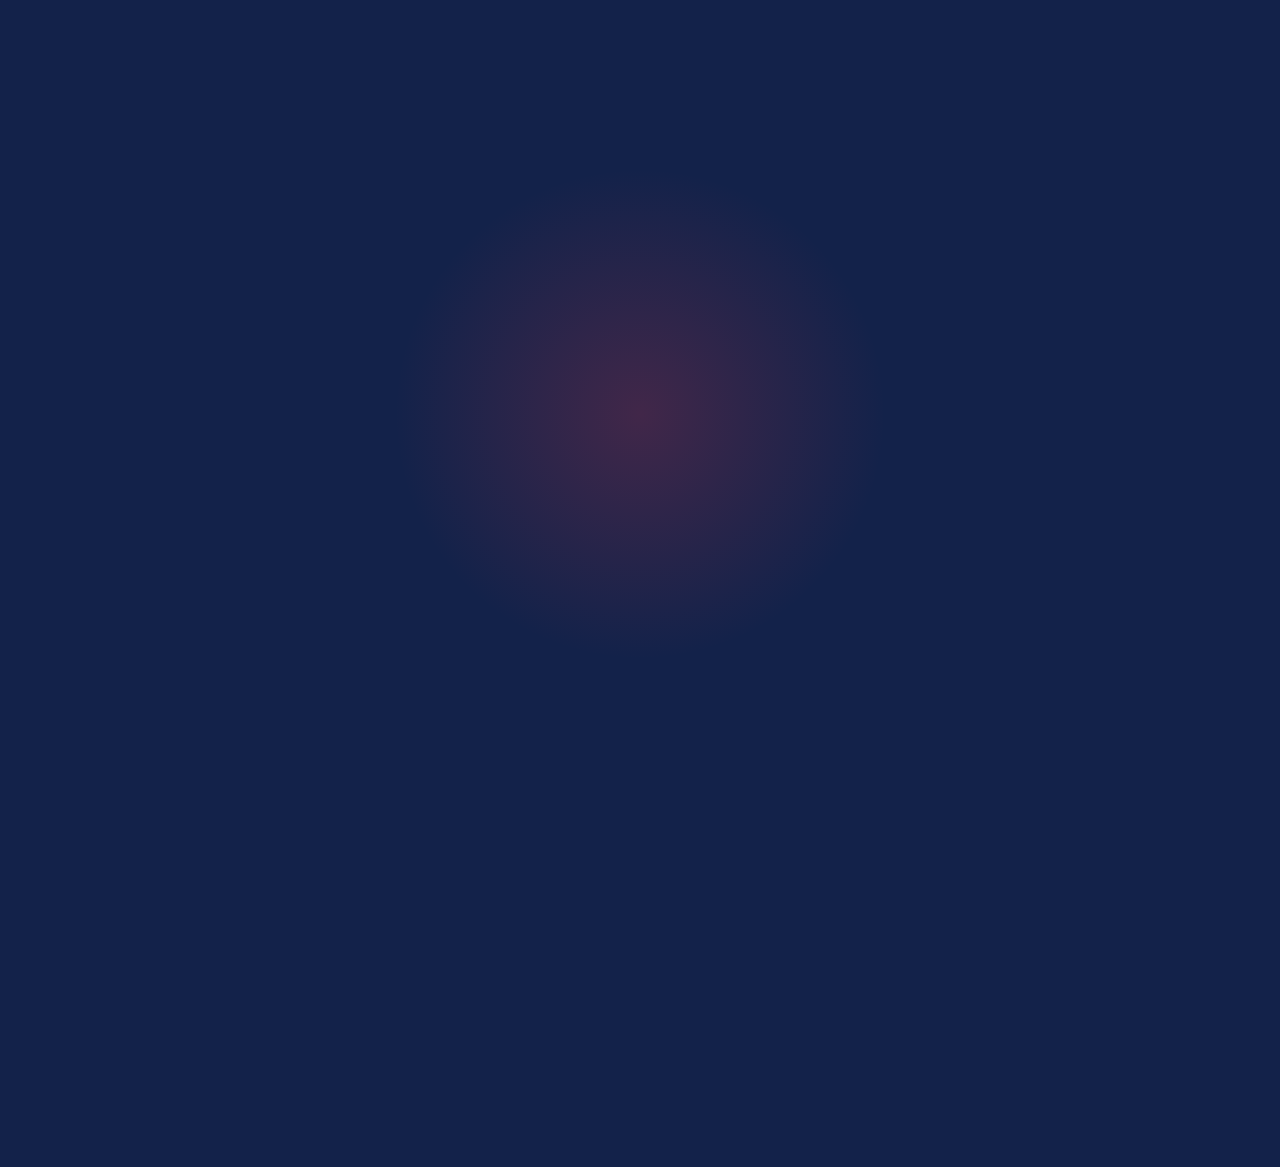
<file: iloveboston/index.html>
<!doctype html><!-- © 2026 Jason Muse. All rights reserved. No license is granted to use, copy or change this code. --> <html lang="en"> <head> <meta charset="utf-8"><meta http-equiv="Content-Security-Policy" content="default-src 'self'; script-src 'self' 'sha256-9Lh+svf+eU4LiI/7HkiNLB0SxHQWnNmRh9DmQ9VbX0I=' 'sha256-P7zhqnyOirvmFtUJEwOJFQsM2qV6IzUUF1ue0JnBPh0=' 'sha256-vmkvHXQbJH+BSB8vEga/oR+Fj17veokItiMk4Fum+Qk='; style-src 'self' 'unsafe-inline'; img-src 'self' data: blob:; font-src 'self'; connect-src 'self' https://api-v3.mbta.com https://tiles.openfreemap.org; worker-src 'self' blob:; child-src 'self' blob:; object-src 'none'; base-uri 'none'; form-action 'none'"> <meta name="viewport" content="width=device-width,initial-scale=1,viewport-fit=cover"> <meta name="color-scheme" content="light dark"> <meta name="darkreader-lock"> <meta name="theme-color" content="#FBF5EA" media="(prefers-color-scheme: light)"> <meta name="theme-color" content="#121214" media="(prefers-color-scheme: dark)"> <meta name="robots" content="noindex"> <title>I ♥ Boston · Downtown Crossing</title> <meta name="description" content="Everything Boston. One scan away. The best of Downtown Crossing within a 10-minute walk of the sign (a demo)."> <meta property="og:title" content="I ♥ Boston · Downtown Crossing"> <meta property="og:description" content="Everything Boston. One scan away."> <meta property="og:image" content="https://jasonmuse.github.io/iloveboston/og.png"> <meta property="og:type" content="website"> <meta name="twitter:card" content="summary_large_image"> <meta name="apple-mobile-web-app-title" content="I Love Boston"> <link rel="apple-touch-icon" href="/iloveboston/icon.png"> <link rel="icon" type="image/png" href="/iloveboston/icon.png"> <link rel="manifest" href="/iloveboston/manifest.webmanifest"> <script>!function(){try{var t=location.hash,e=location.search,c=!1;try{c=!!sessionStorage.getItem("ilb-intro")}catch(t){}t&&"#/"!==t&&"#/mockups"!==t||matchMedia("(prefers-reduced-motion: reduce)").matches||c&&!/[?&](intro|capture)\b/.test(e)&&"#/mockups"!==t||document.documentElement.classList.add("intro-pending")}catch(t){}}()</script> <script>!function(){try{var n=["en","es","pt","zh","fr","vi","it","ja","ko","hi","el"],e=(location.search.match(/[?&]lang=([a-z]{2})/i)||[])[1],t="";try{t=localStorage.getItem("ilb-lang")||""}catch(n){}for(var o=[e,t].concat(navigator.languages||[navigator.language||""]),a="en",i=0;i<o.length;i++){var l=(o[i]||"").toLowerCase().slice(0,2);if(n.indexOf(l)>-1){a=l;break}}document.documentElement.lang=a,"vi"!==a&&"el"!==a&&["bricolage","inter"].forEach((function(n){var e=document.createElement("link");e.rel="preload",e.as="font",e.type="font/woff2",e.crossOrigin="anonymous",e.href="/iloveboston/fonts/"+n+"-latin.woff2",document.head.appendChild(e)})),"en"!==a&&(document.documentElement.classList.add("lang-wait"),window.__ilbDict=fetch("/iloveboston/i18n/"+a+".json").then((function(n){return n.ok?n.json():null})).catch((function(){return null})))}catch(n){}}()</script> <link rel="preload" href="/iloveboston/fonts/montserrat-latin.woff2" as="font" type="font/woff2" crossorigin> <link rel="preload" href="/iloveboston/map-dtc.svg" as="fetch" crossorigin> <link rel="preload" href="/iloveboston/p/florabella-0.webp" as="image"> <link rel="preload" href="/iloveboston/p/drphil-0.webp" as="image"> <style>@font-face{font-family:Montserrat;font-style:normal;font-weight:800 900;font-display:swap;src:url(/iloveboston/fonts/montserrat-latin.woff2) format('woff2');unicode-range:U+0000-00FF,U+0131,U+0152-0153,U+02BB-02BC,U+02C6,U+02DA,U+02DC,U+0304,U+0308,U+0329,U+2000-206F,U+20AC,U+2122,U+2191,U+2193,U+2212,U+2215,U+FEFF,U+FFFD}@font-face{font-family:'Bricolage Grotesque';font-style:normal;font-weight:700 800;font-stretch:100%;font-display:swap;src:url(/iloveboston/fonts/bricolage-latin.woff2) format('woff2');unicode-range:U+0000-00FF,U+0131,U+0152-0153,U+02BB-02BC,U+02C6,U+02DA,U+02DC,U+0304,U+0308,U+0329,U+2000-206F,U+20AC,U+2122,U+2191,U+2193,U+2212,U+2215,U+FEFF,U+FFFD}@font-face{font-family:Inter;font-style:normal;font-weight:400 700;font-display:swap;src:url(/iloveboston/fonts/inter-latin.woff2) format('woff2');unicode-range:U+0000-00FF,U+0131,U+0152-0153,U+02BB-02BC,U+02C6,U+02DA,U+02DC,U+0304,U+0308,U+0329,U+2000-206F,U+20AC,U+2122,U+2191,U+2193,U+2212,U+2215,U+FEFF,U+FFFD}:root{color-scheme:light dark;--bg:#FBF5EA;--glow:radial-gradient(90% 70% at 50% 0%,rgba(255,255,255,.75),rgba(255,255,255,0) 70%);--sk:#ECE4D6;--sk2:#F6F1E8;--surface:#fff;--ink:#13224A;--muted:#5C6884;--line:rgba(19,34,74,.11);--accent:#E63946;--ok:#13804A;--deal-bg:#FFE1E5;--deal-ink:#A61E2B;--glass:rgba(255,255,255,.55);--glass-bd:rgba(255,255,255,.85);--glass-shadow:0 14px 34px rgba(19,34,74,.16),0 2px 6px rgba(19,34,74,.07);--glass-hi:rgba(255,255,255,.75);--lens:rgba(255,255,255,.95);--lens-shadow:0 3px 12px rgba(19,34,74,.16);--tab-ink:rgba(19,34,74,.58);--tab-on:#E63946;--peach:#FFD9C8;--lilac:#E6D8FF;--butter:#FFE8A3;--mint:#CDEEDC;--sky:#D4E5FF;--pink:#FFD3DA;--peach-d:#E07B55;--lilac-d:#8E6BE0;--butter-d:#D2A22E;--mint-d:#4FAE80;--sky-d:#6B94DE;--pink-d:#DE7088;--tile-bd:#13224A;--tile-sh:#13224A;--p-eat:#FFB48F;--p-drink:#C9AEFF;--p-shop:#FFD35C;--p-see:#8FDAB0;--p-services:#A6C5FF;--p-today:#FF9AAA;--pin-bd:#13224A;--m-land:#F1E9DA;--m-park:#D0E5BF;--m-wood:#C7DFB4;--m-water:#B6D8F0;--m-case:#E2D5BF;--m-minor:#fff;--m-major:#fff;--m-hw:#FFEDBD;--m-ped:#FFFAF2;--m-bld:#E7DDCB;--m-lbl:#5A657F;--m-halo:#F1E9DA;--m-hood:#8C95AA;--m-water-lbl:#5689BE;--ring:rgba(19,34,74,.42);--ring-fill:rgba(230,57,70,.05);--disp:'Bricolage Grotesque',Inter,system-ui,sans-serif;--logo:Montserrat,Inter,system-ui,sans-serif;--font:Inter,system-ui,-apple-system,'Segoe UI',sans-serif;--ease:cubic-bezier(.2,.8,.2,1);--pop:cubic-bezier(.34,1.56,.64,1);--spring:cubic-bezier(.3,1.3,.5,1);--ios:cubic-bezier(.32,.72,0,1)}@media (prefers-color-scheme:dark){:root{--bg:#121214;--glow:radial-gradient(90% 70% at 50% 0%,rgba(255,255,255,.07),rgba(255,255,255,0) 70%);--sk:#232327;--sk2:#2E2E33;--surface:#1E1E21;--ink:#F2F2F4;--muted:#9D9DA6;--line:rgba(255,255,255,.08);--accent:#FF5E6B;--ok:#5DDB8E;--deal-bg:rgba(255,94,107,.15);--deal-ink:#FFA3AB;--glass:rgba(46,46,50,.55);--glass-bd:rgba(255,255,255,.13);--glass-shadow:0 14px 34px rgba(0,0,0,.55);--glass-hi:rgba(255,255,255,.1);--lens:rgba(255,255,255,.14);--lens-shadow:inset 0 1px 0 rgba(255,255,255,.18),0 2px 10px rgba(0,0,0,.3);--tab-ink:rgba(242,242,244,.6);--tab-on:#FF7480;--peach:#FFCBB6;--lilac:#DACAFF;--butter:#FFE08C;--mint:#BDE8D0;--sky:#C4DAFF;--pink:#FFC4CE;--pin-bd:#121214;--m-land:#1C1C1F;--m-park:#1D2B22;--m-wood:#1B2820;--m-water:#18242F;--m-case:#141416;--m-minor:#303035;--m-major:#3D3D43;--m-hw:#4B4B52;--m-ped:#29292D;--m-bld:#252529;--m-lbl:#A4A4AD;--m-halo:#1C1C1F;--m-hood:#77777F;--m-water-lbl:#6B88A8;--ring:rgba(242,242,244,.42);--ring-fill:rgba(255,255,255,.025)}#bmChips .chip{box-shadow:0 4px 12px rgba(0,0,0,.38),inset 0 1px 0 var(--glass-hi)}:root .dealbig,:root .tile{border-color:var(--td,var(--pink-d));box-shadow:0 5px 0 var(--td,var(--pink-d)),0 14px 24px rgba(0,0,0,.45)}:root .tile:active{box-shadow:0 2px 0 var(--td),0 6px 12px rgba(0,0,0,.4)}:root .ptitle h1 .bub{border-color:var(--td,var(--pink-d))}}*{box-sizing:border-box;margin:0;padding:0}@keyframes shim{from{background-position:130% 0}to{background-position:-30% 0}}.fcard .ph,.hero-ph,.map:empty,.mcard img,.row img,.strip img,.trow .sk,.wide img{background:linear-gradient(100deg,var(--sk) 40%,var(--sk2) 50%,var(--sk) 60%) var(--sk);background-size:250% 100%;animation:shim 1.3s linear infinite}.fcard .ph:has(img.on),.hero-ph:has(img.on),.mcard img.on,.row img.on,.strip img.on,.wide img.on{animation:none;background:var(--sk)}img.fd{opacity:0;transition:opacity .28s ease-out}img.fd.on{opacity:1}@media (prefers-reduced-motion:reduce){.fcard .ph,.hero-ph,.map:empty,.mcard img,.row img,.strip img,.trow .sk,.wide img{animation:none}}html{background:var(--bg)}body{font-family:var(--font);color:var(--ink);background:var(--bg);-webkit-font-smoothing:antialiased;-webkit-tap-highlight-color:transparent;max-width:480px;margin:0 auto;min-height:100vh;overflow-x:hidden;position:relative}body.intro-on{overflow:hidden}body::before{content:'';position:fixed;left:0;right:0;top:0;height:460px;background:var(--glow);pointer-events:none;z-index:0}#app{position:relative;z-index:1}button{font:inherit;color:inherit;background:0 0;border:0;cursor:pointer}a{color:inherit;text-decoration:none}img{display:block}.ic{flex:none}.glass{position:relative;background:var(--glass);-webkit-backdrop-filter:blur(20px) saturate(1.9);backdrop-filter:blur(20px) saturate(1.9);border:1px solid var(--glass-bd);box-shadow:var(--glass-shadow),inset 0 1px 0 var(--glass-hi)}.glass::after{content:'';position:absolute;inset:0;border-radius:inherit;pointer-events:none;background:linear-gradient(180deg,rgba(255,255,255,.32),rgba(255,255,255,0) 46%);mix-blend-mode:soft-light}.top{display:flex;align-items:center;justify-content:space-between;padding:max(14px,env(safe-area-inset-top)) calc(16px + env(safe-area-inset-right)) 10px calc(16px + env(safe-area-inset-left))}.logo{display:flex;align-items:center;gap:6px;font-family:var(--logo);font-weight:900;font-size:21px;letter-spacing:.03em}.logo svg{width:22px;height:22px}.lang{display:flex;align-items:center;gap:6px;height:38px;padding:0 13px;border-radius:19px;font-weight:700;font-size:14px}.hero{position:relative;display:block;margin:2px 16px 0;height:300px;border-radius:30px;overflow:hidden;background:var(--m-land);box-shadow:0 0 0 1px var(--line),0 12px 30px rgba(19,34,74,.1);transition:transform .2s var(--ease)}.hero:active{transform:scale(.985)}.hero .map{position:absolute;inset:0}.hero .ttl{position:absolute;left:12px;top:12px;max-width:calc(100% - 24px);padding:11px 15px 13px;border-radius:22px;z-index:3}.hero .ttl .h1,.hero .ttl .kick{width:max-content;max-width:100%}.kick{display:flex;align-items:center;gap:7px;font-size:11.5px;font-weight:700;letter-spacing:.09em;text-transform:uppercase;color:var(--muted);white-space:nowrap}.kick.tight{letter-spacing:.03em;font-size:10.5px}.kick .ok{flex:none;width:17px;height:17px;border-radius:50%;background:var(--accent);display:grid;place-items:center;color:#fff}.hero .h1{display:block;font-family:var(--disp);font-weight:800;font-size:27px;line-height:1.05;letter-spacing:-.02em;margin-top:6px;white-space:nowrap}.go{position:absolute;right:12px;bottom:12px;z-index:3;display:flex;align-items:center;gap:7px;height:40px;padding:0 15px;border-radius:20px;font-weight:700;font-size:14px}.go.sm{height:34px;padding:0 12px;font-size:13px;right:10px;bottom:10px}.attr{position:absolute;left:12px;bottom:9px;z-index:3;font-size:9.5px;font-weight:600;color:var(--m-lbl);opacity:.85;-webkit-text-stroke:2.5px var(--m-halo);paint-order:stroke fill;white-space:nowrap}.sec{font-family:var(--disp);font-weight:800;font-size:21px;letter-spacing:-.015em;padding:0 18px;margin:26px 0 12px}.sec-row{display:flex;align-items:baseline;justify-content:space-between;padding-right:18px}.note{font-size:11.5px;font-weight:700;color:var(--muted);letter-spacing:.05em;text-transform:uppercase}.tiles{display:grid;grid-template-columns:repeat(3,1fr);gap:12px;padding:0 16px}.tile{position:relative;height:86px;border-radius:20px;background:var(--t);border:2px solid var(--tile-bd);box-shadow:0 4px 0 var(--tile-sh);padding:11px 12px;display:flex;flex-direction:column;justify-content:space-between;color:#13224a;transition:transform .15s var(--ease),box-shadow .15s var(--ease)}.tile:active{transform:translateY(3px);box-shadow:0 1px 0 var(--tile-sh)}.tile b{font-size:15.5px;font-weight:700}.tile b.fit{font-size:13.5px;letter-spacing:-.01em}.tile .live{position:absolute;right:10px;top:12px;display:flex;align-items:center;gap:5px;font-size:11px;font-weight:800;color:#b4232f}.dot,.live i{position:relative;display:inline-block;width:8px;height:8px;border-radius:50%;background:var(--accent)}.dot::after,.live i::after{content:'';position:absolute;inset:-3px;border-radius:50%;background:rgba(230,57,70,.22);animation:blink 1.6s ease-in-out infinite}@keyframes blink{50%{transform:scale(1.29);opacity:.36}}.feat{display:flex;gap:12px;overflow-x:auto;padding:0 16px 8px;scroll-snap-type:x mandatory;scrollbar-width:none}.chips::-webkit-scrollbar,.feat::-webkit-scrollbar,.mcards::-webkit-scrollbar,.strip::-webkit-scrollbar{display:none}.fcard{display:block;flex:none;width:280px;border-radius:24px;background:var(--surface);box-shadow:0 0 0 1px var(--line);overflow:hidden;scroll-snap-align:start}.fcard .ph{display:block;position:relative;height:146px}.fcard .ph img{width:100%;height:100%;object-fit:cover}.tag{position:absolute;left:10px;top:10px;padding:4px 9px;border-radius:9px;background:rgba(10,17,36,.78);color:#fff;font-size:10.5px;font-weight:800;letter-spacing:.05em;text-transform:uppercase}.fcard .ft{display:block;padding:12px 14px 14px}.fcard b{display:block;font-size:17px;font-weight:700}.fcard .m{display:block;font-size:14px;color:var(--muted);margin-top:2px}.deal{display:inline-flex;align-items:center;gap:6px;margin-top:9px;padding:5px 10px;border-radius:10px;background:var(--deal-bg);color:var(--deal-ink);font-size:13px;font-weight:700}.bizline{display:flex;width:calc(100% - 32px);align-items:center;justify-content:space-between;gap:10px;margin:22px 16px 0;padding:15px 16px;border-radius:20px;background:var(--surface);box-shadow:0 0 0 1px var(--line);font-size:14.5px;font-weight:600;text-align:left}.bizline b{display:flex;align-items:center;gap:2px;color:var(--accent);flex:none;white-space:nowrap}.foot{padding:18px 18px 0;font-size:12px;color:var(--muted);line-height:1.6}.foot button{text-decoration:underline;font-weight:600;color:var(--ink)}.foot a{color:inherit;text-decoration:underline;text-decoration-color:var(--line);text-underline-offset:2px}.tabspace{height:calc(112px + env(safe-area-inset-bottom))}.list{margin:0 16px;border-radius:22px;background:var(--surface);box-shadow:0 0 0 1px var(--line);overflow:hidden}.row{display:flex;align-items:center;gap:12px;padding:10px 12px;border-top:1px solid var(--line)}.row:first-child{border-top:0}.row img{width:58px;height:58px;border-radius:15px;object-fit:cover}.row .t{flex:1;min-width:0}.row b{display:block;font-size:16px;font-weight:700;white-space:nowrap;overflow:hidden;text-overflow:ellipsis}.row .m{display:-webkit-box;-webkit-box-orient:vertical;-webkit-line-clamp:2;font-size:13.5px;line-height:1.3;color:var(--muted);margin-top:2px;overflow:hidden}.row .m .st{white-space:nowrap}.row .m .st.nl{display:block}.open{color:var(--ok);font-weight:700}.livetxt{color:var(--accent);font-weight:700}.walk{flex:none;text-align:center;min-width:44px}.walk b{font-family:var(--disp);font-size:20px;font-weight:800;line-height:1}.walk span{display:block;font-size:10.5px;font-weight:700;color:var(--muted);text-transform:uppercase;letter-spacing:.05em}.walk.ride span{display:flex;align-items:center;justify-content:center;gap:3px}.tr,.tsec i,.walk.ride i{font-style:normal;display:grid;place-items:center;flex:none;width:15px;height:15px;border-radius:50%;background:var(--l,#e63946);color:#fff;font-family:var(--logo);font-weight:900;font-size:9.5px;letter-spacing:0}.fact small .tr{display:inline-grid;vertical-align:-2px;margin-right:4px}.tsec{display:flex;align-items:center;gap:9px}.tsec i{width:24px;height:24px;font-size:14px;background:var(--ink);color:var(--bg)}.map{position:relative;overflow:hidden;background:var(--m-land)}.mapin{position:absolute;left:0;top:0;transform-origin:0 0}.pins{position:absolute;left:0;top:0}.mapin.lo .m-hood-lbl,.mapin.lo .m-street-lbl,.mapin.lo .m-water-lbl{display:none}.rmap{display:block}.rmap .m-land{fill:var(--m-land)}.rmap .m-park,.rmap .m-park2{fill:var(--m-park)}.rmap .m-wood{fill:var(--m-wood)}.rmap .m-water{fill:var(--m-water)}.rmap .m-case{stroke:var(--m-case)}.rmap .m-ped{stroke:var(--m-ped)}.rmap .m-minor{stroke:var(--m-minor)}.rmap .m-major{stroke:var(--m-major)}.rmap .m-hw{stroke:var(--m-hw)}.rmap text{font-family:var(--font);paint-order:stroke;stroke:var(--m-halo);stroke-width:3px;stroke-linejoin:round}.rmap .m-street-lbl{fill:var(--m-lbl)}.rmap .m-hood-lbl{fill:var(--m-hood);font-size:10.5px;letter-spacing:2.2px;font-weight:800}.rmap .m-water-lbl{fill:var(--m-water-lbl)}.ringsvg{position:absolute;left:0;top:0;overflow:visible;pointer-events:none}.mk{position:absolute;width:28px;height:28px;margin:-14px 0 0 -14px;border-radius:50%;background:var(--c);border:2px solid var(--pin-bd);display:grid;place-items:center;color:#13224a;box-shadow:0 3px 8px rgba(10,17,36,.28);transform:scale(var(--ik,1));transition:transform .3s var(--spring);z-index:2;cursor:pointer}.mk.sm{width:22px;height:22px;margin:-11px 0 0 -11px}.mk.sel{transform:scale(calc(var(--ik,1) * 1.35));z-index:5}.mk .lb{position:absolute;top:calc(100% + 5px);left:50%;transform:translateX(-50%) scale(.74);transform-origin:top center;white-space:nowrap;padding:4px 9px;border-radius:10px;font-size:13px;font-weight:700;color:var(--ink);background:var(--surface);box-shadow:0 2px 8px rgba(10,17,36,.25)}.mk.live::after{content:'';position:absolute;inset:-7px;border-radius:50%;border:2px solid var(--accent);animation:ping 1.8s ease-out infinite}.me{position:absolute;width:34px;height:34px;margin:-17px 0 0 -17px;border-radius:50%;background:#fff;display:grid;place-items:center;box-shadow:0 3px 12px rgba(10,17,36,.35);transform:scale(var(--ik,1));z-index:4}.me svg{width:20px;height:20px}.me::before{content:'';position:absolute;inset:-9px;border-radius:50%;background:rgba(230,57,70,.22);animation:ping 2.2s ease-out infinite}.ringlbl{position:absolute;transform:translate(-50%,-50%) scale(var(--ik,1));padding:4px 9px;border-radius:10px;font-size:11.5px;font-weight:700;white-space:nowrap;z-index:3;color:var(--ink)}@keyframes ping{0%{transform:scale(.7);opacity:.9}100%{transform:scale(1.9);opacity:0}}.pop{animation:pinIn .45s var(--pop) both}@keyframes pinIn{from{scale:.01}}body.pins-wait .pop{animation-play-state:paused}.lc{display:inline-flex;align-items:center;justify-content:center;height:22px;min-width:22px;padding:0 7px;border-radius:11px;font-size:11.5px;font-weight:800;color:#fff;background:var(--l);letter-spacing:.02em;flex:none}.lcs{display:inline-flex;gap:4px;vertical-align:middle}.tlive{margin:16px 16px 0;padding:14px 14px 6px;border-radius:22px;background:var(--surface);box-shadow:0 0 0 1px var(--line)}.tlive h3{display:flex;align-items:center;gap:8px;font-size:15px;font-weight:700}.tlive h3 .lv{margin-left:auto;white-space:nowrap;flex:none;display:flex;align-items:center;gap:6px;font-size:11.5px;font-weight:800;color:var(--accent);text-transform:uppercase;letter-spacing:.05em}.trow{display:flex;align-items:center;gap:10px;padding:10px 0;border-top:1px solid var(--line);font-size:15px}.tlive h3+.trow{margin-top:8px}.trow .to{flex:1;min-width:0;font-weight:600;white-space:nowrap;overflow:hidden;text-overflow:ellipsis}.trow .mn{font-family:var(--disp);font-weight:800;font-size:17px;white-space:nowrap}.trow .mn small{font-family:var(--font);font-size:12.5px;font-weight:600;color:var(--muted)}.tnote{font-size:12.5px;color:var(--muted);padding:8px 0 6px;line-height:1.45}.trow.ld .lc{width:46px}.trow.ld .to i{display:block;height:13px;width:62%;border-radius:7px}.trow.ld .mn i{display:block;height:15px;width:52px;border-radius:8px}.dest{display:grid;grid-template-columns:1fr 1fr;gap:8px;padding:0 16px}.dbtn{display:flex;align-items:center;gap:8px;min-height:48px;padding:8px 12px;border-radius:16px;background:var(--surface);box-shadow:0 0 0 1px var(--line);font-size:14px;font-weight:700;text-align:left;line-height:1.2}.dbtn.on{background:var(--ink);color:var(--bg);box-shadow:none}.dbtn .dd{width:10px;height:10px;border-radius:50%;background:var(--l);flex:none;box-shadow:0 0 0 2px var(--surface)}.route{margin:12px 16px 0;padding:16px;border-radius:22px;background:var(--surface);box-shadow:0 0 0 1px var(--line),0 10px 24px rgba(10,17,36,.08);scroll-margin-top:20px}.route h3{font-family:var(--disp);font-size:20px;font-weight:800;display:flex;align-items:baseline;gap:8px}.route h3 small{margin-left:auto;font-family:var(--font);font-size:13.5px;font-weight:700;color:var(--muted);white-space:nowrap}.steps{margin-top:12px;position:relative}.step{position:relative;display:flex;gap:12px;padding:0 0 14px}.step:last-child{padding-bottom:0}.step .rail{position:relative;flex:none;width:22px;display:flex;justify-content:center}.step .rail i{width:14px;height:14px;border-radius:50%;background:var(--l);box-shadow:0 0 0 3px var(--surface);z-index:1;margin-top:3px}.step .rail::after{content:'';position:absolute;top:10px;bottom:-14px;width:4px;border-radius:2px;background:var(--l2,var(--line))}.step:last-child .rail::after{display:none}.step .tx b{display:block;font-size:15px;font-weight:700}.step .tx>span{display:block;font-size:13.5px;color:var(--muted);margin-top:2px}.step .tx .lc{margin-right:4px;vertical-align:1px}.route .alt{margin-top:12px;padding-top:10px;border-top:1px solid var(--line);font-size:13px;color:var(--muted)}.tst{display:grid;place-items:center;width:26px;height:26px;border-radius:50%;background:#fff;color:#13224a;font-weight:900;font-size:14px;font-family:var(--logo);box-shadow:0 0 0 3px var(--l),0 3px 8px rgba(10,17,36,.3);position:absolute;margin:-13px 0 0 -13px;transform:scale(var(--ik,1));z-index:3}.tst.sel{transform:scale(calc(var(--ik,1) * 1.3));z-index:5}.tst .lb.l,.tst .lb.r{top:50%;transform:translateY(-50%) scale(.77)}.tst .lb.r{left:calc(100% + 5px);transform-origin:left center}.tst .lb.l{left:auto;right:calc(100% + 5px);transform-origin:right center}.tst .lb{position:absolute;top:calc(100% + 6px);left:50%;transform:translateX(-50%) scale(.77);transform-origin:top center;white-space:nowrap;padding:4px 9px;border-radius:10px;font-family:var(--font);font-size:13px;font-weight:700;color:var(--ink);background:var(--surface);box-shadow:0 2px 8px rgba(10,17,36,.25)}.mlpin .tst{position:relative;margin:1px}.tthumb{width:64px;height:64px;border-radius:16px;flex:none;display:grid;place-items:center;background:var(--l);color:#fff;font-family:var(--logo);font-weight:900;font-size:28px}.tile .tb{position:absolute;right:10px;top:12px;font-size:11px;font-weight:800;color:#13224a;opacity:.7}.cmapw{position:relative;display:block;margin:14px 16px 0;height:210px;border-radius:24px;overflow:hidden;box-shadow:0 0 0 1px var(--line);transition:transform .2s var(--ease)}.cmapw:active{transform:scale(.985)}.cmapw .map{position:absolute;inset:0}html.lang-wait #app,html.lang-wait .tabbar{visibility:hidden}.plan .ph b,.ptitle h1,.sec,.thanks h3{text-wrap:balance}.fine,.plan li,.ptitle p{text-wrap:pretty}.plans{display:grid;gap:12px;padding:0 16px;margin-top:18px}.plan{position:relative;padding:16px 16px 14px;border-radius:24px;background:var(--surface);box-shadow:0 0 0 1px var(--line)}.plan.hi{box-shadow:0 0 0 2px var(--accent),0 12px 28px rgba(230,57,70,.12)}.plan .ph{display:flex;align-items:baseline;justify-content:space-between;gap:10px}.plan .ph b{font-family:var(--disp);font-size:21px;font-weight:800;letter-spacing:-.01em}.plan .price{font-family:var(--disp);font-size:24px;font-weight:800;white-space:nowrap}.plan .price small{font-family:var(--font);font-size:13px;font-weight:600;color:var(--muted)}.plan .badge2{position:absolute;right:14px;top:-11px;padding:4px 10px;border-radius:10px;background:var(--accent);color:#fff;font-size:10.5px;font-weight:800;letter-spacing:.05em;text-transform:uppercase}.plan ul{list-style:none;margin-top:10px;display:grid;gap:7px}.plan li{display:flex;gap:9px;font-size:14.5px;line-height:1.35}.plan li .ic{flex:none;margin-top:1px;color:var(--ok)}.plan.hi li .ic{color:var(--accent)}.fine{padding:10px 18px 0;font-size:12.5px;color:var(--muted);line-height:1.5}.feat.one{overflow:visible;padding-bottom:4px}.kit{display:grid;grid-template-columns:1fr 1fr;gap:12px;padding:0 16px}.kit figure{display:flex;flex-direction:column;align-items:center;gap:10px}.kit figcaption{font-size:13px;font-weight:700;color:var(--muted);text-align:center}.stk{width:100%;aspect-ratio:1/1.12;max-width:180px;border-radius:22px;background:#fff;border:3px solid #13224a;box-shadow:0 4px 0 #13224a,0 14px 26px rgba(10,17,36,.18);display:flex;flex-direction:column;align-items:center;justify-content:space-between;padding:12px 10px 10px;color:#13224a;transform:rotate(-3deg)}.stk .lg,.tent .lg{display:flex;align-items:center;gap:4px;font-family:var(--logo);font-weight:900;font-size:15px;letter-spacing:.03em}.stk .lg svg,.tent .lg svg{width:15px;height:15px}.stk .qr,.tent .qr{width:58%;aspect-ratio:1;padding:4px;border-radius:10px;background:#fff}.stk .qr .qrsvg *,.tent .qr .qrsvg *{animation:none!important}.stk p,.tent p{font-size:10.5px;font-weight:800;text-align:center;line-height:1.25}.stk small,.tent small{font-size:8.5px;font-weight:700;opacity:.65;text-align:center}.tentw{width:100%;max-width:180px;perspective:600px;padding-bottom:10px}.tent{width:100%;aspect-ratio:1/1.12;border-radius:16px;background:linear-gradient(#fbf5ea,#f3eadb);border:2px solid rgba(19,34,74,.18);display:flex;flex-direction:column;align-items:center;justify-content:space-between;padding:12px 10px 10px;color:#13224a;transform:rotateX(12deg);transform-origin:50% 100%;box-shadow:0 16px 20px -12px rgba(10,17,36,.45)}.iwrap{margin:0 16px;border-radius:24px;background:var(--surface);box-shadow:0 0 0 1px var(--line);overflow:hidden}.iform{display:grid;gap:12px;padding:16px}.iform .pick,.iform label{display:grid;gap:6px;font-size:13.5px;font-weight:700}.iform input,.iform textarea{width:100%;font:inherit;font-weight:500;font-size:16px;color:var(--ink);padding:12px 14px;border-radius:14px;border:0;background:var(--bg);box-shadow:inset 0 0 0 1px var(--line);transition:box-shadow .2s}.iform input:focus,.iform textarea:focus{outline:0;box-shadow:inset 0 0 0 2px var(--accent)}.iform .bad{box-shadow:inset 0 0 0 2px var(--accent)}.iform textarea{resize:none}.pills{display:flex;flex-wrap:wrap;gap:8px}.pill{height:40px;padding:0 14px;border-radius:20px;background:var(--bg);box-shadow:inset 0 0 0 1px var(--line);font-size:14px;font-weight:700;transition:background .25s,color .25s,box-shadow .25s,transform .15s var(--ease)}.pill:active,.send:active{transform:scale(.96)}.pill.on{background:var(--ink);color:var(--bg);box-shadow:none}.send{width:100%;margin-top:4px;transition:transform .15s var(--ease)}.iform .fine{padding:0}.thanks{padding:26px 18px 22px;text-align:center}.thanks .ok2{width:58px;height:58px;margin:0 auto 12px;border-radius:50%;background:var(--accent);display:grid;place-items:center;color:#fff}.thanks .ok2 path{stroke-dasharray:24;stroke-dashoffset:24;animation:draw .5s .25s cubic-bezier(.65,0,.35,1) forwards}@keyframes draw{to{stroke-dashoffset:0}}.thanks h3{font-family:var(--disp);font-size:22px;font-weight:800;letter-spacing:-.015em}.thanks p{font-size:14.5px;color:var(--muted);line-height:1.5;margin-top:6px}.thanks .act{display:inline-flex;margin-top:16px;padding:0 20px}@keyframes shake{20%,60%{transform:translateX(-6px)}40%,80%{transform:translateX(6px)}}:root:lang(el),:root:lang(vi){--font:system-ui,-apple-system,'Segoe UI',sans-serif;--disp:system-ui,-apple-system,'Segoe UI',sans-serif}.lsheet{position:fixed;inset:0;z-index:85;pointer-events:none}.lsheet.on{pointer-events:auto}.lsheet .scrim{position:absolute;inset:0;background:rgba(10,17,36,.32);opacity:0;transition:opacity .3s var(--ease);will-change:opacity}.lsheet.on .scrim{opacity:1}.lsheet .panel{position:absolute;left:0;right:0;bottom:0;max-width:480px;margin:0 auto;max-height:82vh;overflow:auto;padding:10px 12px calc(16px + env(safe-area-inset-bottom));border-radius:30px 30px 0 0;background:var(--bg);box-shadow:0 -12px 40px rgba(10,17,36,.25);transform:translateY(105%);transition:transform .42s var(--ios);will-change:transform}.lsheet.on .panel{transform:none}.lsheet .grab{width:38px;height:5px;border-radius:3px;background:var(--line);margin:0 auto 10px}.lsheet h2{font-family:var(--disp);font-weight:800;font-size:22px;letter-spacing:-.015em;padding:4px 8px 4px}.lsheet .lsub{font-size:13.5px;color:var(--muted);padding:0 8px 10px}.lsheet .lgrid{display:grid;grid-template-columns:1fr 1fr;gap:8px}.lsheet .lgrid .lopt:first-child{grid-column:1/-1}.lopt{display:flex;align-items:center;gap:10px;min-height:56px;padding:8px 12px;border-radius:18px;background:var(--surface);box-shadow:0 0 0 1px var(--line);text-align:left;transition:transform .15s var(--ease),box-shadow .2s}.lopt:active{transform:scale(.97)}.lopt .fl{font-size:22px;line-height:1}.lopt b{display:block;font-size:15px;font-weight:700}.lopt small{display:block;font-size:12px;color:var(--muted);margin-top:1px}.lopt.on{box-shadow:0 0 0 2px var(--accent)}.lopt.wait{animation:lpulse 1s ease-in-out infinite}@keyframes lpulse{50%{opacity:.55}}@media (prefers-reduced-motion:reduce){.lsheet .panel,.lsheet .scrim{transition:none}.lopt.wait{animation:none}.thanks .ok2 path{animation:none;stroke-dashoffset:0}}.tabghost{position:fixed;z-index:2;pointer-events:none;transform-origin:50% 30%}.fly{position:fixed;z-index:82;pointer-events:none;overflow:hidden;background-size:cover;background-position:center;box-sizing:border-box;will-change:left,top,width,height}.fly img{position:absolute;inset:0;width:100%;height:100%;object-fit:cover;opacity:0;transition:opacity .22s}.fly img.on{opacity:1}.cmapw.tmapw{height:250px}.tmapw .tst{transition:transform .35s var(--ease)}.mtx .mk,.mtx .tst,.stand .mk,.stand .tst{transition:none}.tabghost .hollow,.tabghost .hollow .map{background:0 0;box-shadow:none}.mtx{position:fixed;inset:0;z-index:2;pointer-events:none;overflow:hidden;background:var(--m-land);contain:strict}.mtx .mapin,.mtx .me,.mtx .mk,.mtx .tst{will-change:transform}#bigmap{position:fixed;inset:0;z-index:40;visibility:hidden;max-width:calc(480px + env(safe-area-inset-left) + env(safe-area-inset-right));margin:0 auto;background:var(--m-land);will-change:clip-path}#bigmap.on{visibility:visible}#ml{position:absolute;inset:0;z-index:0}.stand{position:absolute;inset:0;z-index:1;overflow:hidden;pointer-events:none;background:var(--m-land)}.mapin.hi .m-hood-lbl,.mapin.hi .m-park-lbl,.mapin.hi .m-street-lbl,.mapin.hi .m-water-lbl{display:none}.mlpin.me-w{z-index:4}#bigmap .maplibregl-canvas{outline:0}.bm-ui{opacity:0;transition:opacity .25s,transform .35s var(--ios);pointer-events:none}#bigmap.ui .bm-ui{opacity:1;pointer-events:auto;transform:none}.bm-top{position:absolute;left:0;right:0;top:0;padding:max(12px,env(safe-area-inset-top)) 0 0 calc(12px + env(safe-area-inset-left));z-index:6;display:flex;gap:8px;align-items:flex-start;transform:translateY(-12px)}.bm-close{flex:none;width:42px;height:42px;border-radius:50%;display:grid;place-items:center}.chips{flex:1;display:flex;gap:8px;overflow-x:auto;padding:2px 2px 10px;scrollbar-width:none}#bmChips::after{content:'';flex:0 0 calc(4px + env(safe-area-inset-right))}#bmChips{margin-left:-12px;padding:4px 2px 18px 12px}#bmChips .chip{box-shadow:0 4px 12px rgba(10,17,36,.16),inset 0 1px 0 var(--glass-hi)}.bm-close{position:relative;z-index:2}.chip{flex:none;height:42px;padding:0 15px;border-radius:21px;display:flex;align-items:center;gap:6px;font-size:14px;font-weight:700}.chip.on{background:var(--ink);color:var(--bg);border-color:transparent}.chip.on::after{display:none}.recenter{position:absolute;right:12px;bottom:calc(214px + env(safe-area-inset-bottom));z-index:6;width:46px;height:46px;border-radius:50%;display:grid;place-items:center;transform:translateY(10px)}.mcards{position:absolute;left:0;right:0;bottom:calc(92px + env(safe-area-inset-bottom));z-index:6;display:flex;gap:10px;overflow-x:auto;scroll-snap-type:x mandatory;padding:6px calc(50% - 140px) 10px;scrollbar-width:none;transform:translateY(24px)}.mcard{flex:none;width:280px;display:flex;align-items:center;gap:12px;padding:10px;border-radius:24px;background:var(--surface);box-shadow:0 10px 26px rgba(10,17,36,.22),0 0 0 1px var(--line);scroll-snap-align:center}.mcard img{width:64px;height:64px;border-radius:16px;object-fit:cover}.mcard .t{flex:1;min-width:0}.mcard b{display:block;font-size:16px;font-weight:700;white-space:nowrap;overflow:hidden;text-overflow:ellipsis}.mcard .m{display:block;font-size:13px;color:var(--muted);margin-top:3px;white-space:nowrap;overflow:hidden;text-overflow:ellipsis}.bm-attr{position:absolute;right:12px;bottom:calc(200px + env(safe-area-inset-bottom));z-index:5;font-size:9px;font-weight:600;color:var(--m-lbl);-webkit-text-stroke:2.4px var(--m-halo);paint-order:stroke fill;pointer-events:none}.mlpin{width:28px;height:28px;cursor:pointer;transition:opacity .28s ease}.mlpin .me,.mlpin .mk{position:relative;left:auto;top:auto;margin:0}.mlpin.me-w{width:34px;height:34px;pointer-events:none}.mlpin.rl-w{width:auto;height:auto;pointer-events:none}.mlpin .ringlbl{position:relative;transform:none;display:block}@keyframes sp{to{transform:rotate(1turn)}}.ptop{display:flex;align-items:center;gap:10px;padding:max(14px,env(safe-area-inset-top)) calc(16px + env(safe-area-inset-right)) 4px calc(16px + env(safe-area-inset-left))}.back{width:42px;height:42px;border-radius:50%;display:grid;place-items:center}.ptitle{padding:6px calc(18px + env(safe-area-inset-right)) 0 calc(18px + env(safe-area-inset-left))}.ptitle h1{font-family:var(--disp);font-weight:800;font-size:34px;letter-spacing:-.02em;display:flex;align-items:center;gap:10px}.ptitle h1 .bub{width:44px;height:44px;border-radius:14px;background:var(--t);border:2px solid var(--tile-bd);display:grid;place-items:center;color:#13224a}.ptitle p{font-size:15px;color:var(--muted);margin-top:6px}.wide{display:flex;gap:12px;align-items:center;margin:0 16px;padding:10px;border-radius:22px;background:var(--surface);box-shadow:0 0 0 1px var(--line)}.wide img{width:84px;height:84px;border-radius:16px;object-fit:cover}.wide b{display:block;font-size:17px;font-weight:700}.wide .m{display:block;font-size:13.5px;color:var(--muted);margin-top:3px;line-height:1.4}.hero-ph{position:relative;height:300px}.hero-ph img{width:100%;height:100%;object-fit:cover}.hero-ph .back{position:absolute;left:calc(16px + env(safe-area-inset-left));top:max(14px,env(safe-area-inset-top))}.hero-ph .tag{left:auto;right:calc(16px + env(safe-area-inset-right));top:calc(max(14px,env(safe-area-inset-top)) + 8px)}.pl-body{position:relative;margin-top:-26px;background:var(--bg);border-radius:28px 28px 0 0;padding:22px 18px 30px}.pl-body h1{font-family:var(--disp);font-weight:800;font-size:31px;letter-spacing:-.02em;line-height:1.05}.pl-body>.m{font-size:15px;color:var(--muted);margin-top:6px}.dealbig{display:flex;align-items:center;gap:12px;margin-top:16px;padding:14px;border-radius:18px;background:var(--pink);border:2px solid var(--tile-bd);box-shadow:0 4px 0 var(--tile-sh);color:#13224a}.dealbig .gi{width:42px;height:42px;border-radius:12px;background:#fff;border:2px solid #13224a;display:grid;place-items:center;color:#e63946;flex:none}.dealbig b{display:block;font-size:16px}.dealbig span{display:block;font-size:13.5px;color:#4a3440;margin-top:1px}.acts{display:grid;grid-template-columns:1.25fr .8fr 1.15fr;gap:10px;margin-top:16px}.act{height:54px;border-radius:17px;background:var(--surface);box-shadow:0 0 0 1px var(--line);display:flex;align-items:center;justify-content:center;gap:7px;font-weight:700;font-size:15px}.act.pri{background:var(--ink);color:var(--bg);box-shadow:none}.pmapw{position:relative;display:block;margin-top:16px;height:170px;border-radius:22px;overflow:hidden;box-shadow:0 0 0 1px var(--line)}.pmapw .map{position:absolute;inset:0}.cmapw .wk,.pmapw .wk{position:absolute;left:10px;top:10px;z-index:6;display:flex;align-items:center;gap:6px;height:34px;padding:0 12px;border-radius:17px;font-weight:700;font-size:13.5px}.about{font-size:16px;line-height:1.5;margin-top:16px;opacity:.9}.strip{display:flex;gap:8px;margin:16px -18px 0;padding:0 18px;overflow-x:auto;scrollbar-width:none}.strip img{flex:none;width:150px;height:112px;border-radius:16px;object-fit:cover}.facts{margin-top:16px;border-radius:18px;background:var(--surface);box-shadow:0 0 0 1px var(--line)}.fact{display:flex;gap:12px;align-items:center;padding:13px 14px;border-top:1px solid var(--line);font-size:15px}.fact:first-child{border-top:0}.fact .ic{color:var(--muted)}.fact span{flex:1}.fact small{color:var(--muted);font-size:13.5px}.fact a{color:inherit;text-decoration:underline;text-decoration-color:var(--line);text-underline-offset:3px}.pl-body .route{margin:12px 0 0}.tabbar{position:fixed;left:0;right:0;bottom:0;z-index:50;display:flex;gap:10px;align-items:center;max-width:480px;margin:0 auto;padding:0 14px calc(12px + env(safe-area-inset-bottom));pointer-events:none;transition:transform .35s var(--ease),opacity .25s}.tabbar>*{pointer-events:auto}.tabbar.hide{transform:translateY(130%);opacity:0}.caps{flex:1;height:66px;border-radius:33px;display:grid;grid-template-columns:repeat(3,1fr);padding:5px}.lens{position:absolute;left:5px;top:5px;bottom:5px;width:calc((100% - 10px)/ 3);border-radius:28px;background:var(--lens);box-shadow:var(--lens-shadow);z-index:0}.tab{position:relative;z-index:1;display:flex;flex-direction:column;align-items:center;justify-content:center;gap:3px;color:var(--tab-ink);font-size:11px;font-weight:700;letter-spacing:.01em;transition:color .25s}.tab.on{color:var(--tab-on)}.tlg{position:absolute;white-space:nowrap;text-align:center;pointer-events:none}.tab .badge{position:absolute;top:8px;left:calc(50% + 8px);width:9px;height:9px;border-radius:50%;background:var(--accent);box-shadow:0 0 0 2px var(--surface)}.sbtn{flex:none;width:66px;height:66px;border-radius:50%;display:grid;place-items:center;color:var(--ink)}.ssheet{position:fixed;inset:0;z-index:80;max-width:calc(480px + env(safe-area-inset-left) + env(safe-area-inset-right));margin:0 auto;padding:max(16px,calc(env(safe-area-inset-top) + 8px)) calc(16px + env(safe-area-inset-right)) 20px calc(16px + env(safe-area-inset-left));background:color-mix(in srgb,var(--bg) 82%,transparent);-webkit-backdrop-filter:blur(26px) saturate(1.6);backdrop-filter:blur(26px) saturate(1.6);opacity:0;transform:translateY(16px);pointer-events:none;transition:opacity .22s,transform .3s var(--ease);overflow-y:auto}.ssheet.on{opacity:1;transform:none;pointer-events:auto}.sfield{display:flex;gap:10px;align-items:center}.sfield label{flex:1;min-width:0;display:flex;align-items:center;gap:10px;height:50px;padding:0 16px;border-radius:25px;color:var(--muted)}.sfield input{flex:1;min-width:0;width:100%;border:0;background:0 0;font:inherit;font-size:16.5px;color:var(--ink);outline:0;text-overflow:ellipsis}.sclose{flex:none;width:50px;height:50px;border-radius:50%;display:grid;place-items:center;color:var(--ink)}.sugs{display:flex;flex-wrap:wrap;gap:8px;margin:16px 2px 6px}.sugs .chip{height:38px}.ssheet .list{margin:14px 0 0}.empty{padding:26px 6px;text-align:center;color:var(--muted);font-size:15px}body.intro-on .rise{opacity:0;transform:translateY(18px)}body.intro-on .tabbar{opacity:0;transform:translateY(40px)}html.intro-pending{background:#13224a}html.intro-pending body{background:0 0}html.intro-pending body::before{display:none}html.intro-pending #app,html.intro-pending .tabbar{visibility:hidden}#intro{position:fixed;inset:0;z-index:100;background:#13224a;color:#fff;overflow:hidden;touch-action:none;-webkit-user-select:none;user-select:none;cursor:pointer}#intro .stage{position:absolute;left:env(safe-area-inset-left);right:env(safe-area-inset-right);top:50%;transform:translateY(-58%);padding:0 24px;display:flex;flex-direction:column;align-items:center;text-align:center;transition:opacity .28s ease}#intro:not(.shown) .stage,#intro:not(.shown) .tapgo{opacity:0!important;transition:none}#intro .glow{position:absolute;left:calc(50% + (env(safe-area-inset-left) - env(safe-area-inset-right))/ 2);top:46%;width:560px;height:560px;margin:-280px 0 0 -280px;border-radius:50%;background:radial-gradient(circle,rgba(230,57,70,.22),rgba(230,57,70,0) 62%);opacity:0;animation:fadeIn .8s .9s var(--ease) forwards}.mark{position:relative;width:100%;height:76px;display:flex;align-items:center;justify-content:center;gap:.24em;font-family:var(--logo);font-weight:900;font-size:clamp(34px,calc((100vw - env(safe-area-inset-left) - env(safe-area-inset-right) - 64px) / 6.7),52px);letter-spacing:.03em;line-height:1}.qrwrap{position:absolute;left:50%;top:50%;width:176px;height:176px;margin:-88px 0 0 -88px;padding:14px;border-radius:30px;background:#fff;box-shadow:0 18px 50px rgba(0,0,0,.32);animation:qrIn .45s var(--ease) both,qrOut .3s .9s cubic-bezier(.5,0,.75,0) forwards}.qrsvg{width:100%;height:100%}.qrsvg .qc,.qrsvg .qm{fill:#13224A}.qrsvg .qf{stroke:#13224A}.scanline{position:absolute;left:8px;right:8px;top:12px;height:4px;border-radius:2px;background:#e63946;box-shadow:0 0 14px 3px rgba(230,57,70,.65);animation:scan .62s .2s ease-in-out both}.qrcheck{position:absolute;inset:0;border-radius:30px;animation:flash .3s .78s ease-out both}.mark .hB,.mark .hI{opacity:0;position:relative;z-index:1}.mark .hI{animation:fromL .45s 1.34s var(--ease) forwards}.mark .hB{animation:fromR .5s 1.38s var(--ease) forwards}.mark .heart{position:relative;z-index:2;width:1.08em;height:1.08em;opacity:0;transform:scale(.01)}.mark .heart svg{width:100%;height:100%;overflow:visible}.iping{position:absolute;left:50%;top:50%;width:60px;height:60px;margin:-30px 0 0 -30px;border-radius:50%;border:3px solid #e63946;opacity:0;transform:scale(.6);animation:iping 1s 1s ease-out}#intro .kick{color:rgba(255,255,255,.72)}.ikick{margin-top:26px;opacity:0;animation:up .45s 1.62s var(--ease) forwards}.ititle{font-family:var(--disp);font-weight:800;font-size:clamp(28px,calc((100vw - env(safe-area-inset-left) - env(safe-area-inset-right) - 56px) / 9.5),44px);letter-spacing:-.02em;line-height:1.05;margin-top:10px;white-space:nowrap;opacity:0;animation:up .5s 1.76s var(--ease) forwards}.isub{font-size:16px;color:rgba(255,255,255,.75);margin-top:12px;opacity:0;animation:up .45s 1.95s var(--ease) forwards}#intro:not(.play) *{animation-play-state:paused!important}#intro:not(.play) .qrwrap{animation-play-state:running,paused!important}#intro:not(.shown) .qrwrap{animation-play-state:paused,paused!important}.tapgo{position:absolute;left:calc(50% + (env(safe-area-inset-left) - env(safe-area-inset-right))/ 2);bottom:calc(36px + env(safe-area-inset-bottom));display:flex;align-items:center;gap:14px;height:58px;padding:0 9px 0 24px;border-radius:29px;border:1px solid transparent;color:#fff;font:600 16.5px/1 var(--font);letter-spacing:-.005em;white-space:nowrap;background:linear-gradient(180deg,rgba(255,255,255,.2),rgba(255,255,255,.06) 55%,rgba(255,255,255,.1)) padding-box,linear-gradient(145deg,rgba(255,255,255,.78),rgba(255,255,255,.14) 34%,rgba(255,255,255,.05) 62%,rgba(255,255,255,.42)) border-box;-webkit-backdrop-filter:blur(18px) saturate(1.9);backdrop-filter:blur(18px) saturate(1.9);box-shadow:inset 0 1px 1px rgba(255,255,255,.3),inset 0 -10px 18px -12px rgba(255,255,255,.28),0 16px 36px rgba(3,7,22,.5),0 2px 8px rgba(3,7,22,.3);overflow:hidden;isolation:isolate;opacity:0;transform:translate(-50%,16px) scale(.94);pointer-events:none;transition:opacity .5s ease,transform .7s cubic-bezier(.3,1.35,.5,1)}#intro.ready .tapgo{opacity:1;transform:translate(-50%,0);pointer-events:auto}#intro.ready .tapgo:active{transform:translate(-50%,0) scale(.96);transition-duration:.15s}.tapgo::before{content:'';position:absolute;inset:-1px;border-radius:inherit;background:linear-gradient(100deg,transparent 25%,rgba(255,255,255,.34) 45%,rgba(255,255,255,.08) 55%,transparent 72%);transform:translateX(-130%);z-index:-1;pointer-events:none}#intro.ready .tapgo::before{animation:sheen 1.4s .25s cubic-bezier(.4,0,.2,1) both}#intro.ready:not(.auto) .tapgo::before{animation:sheenloop 4.2s .25s cubic-bezier(.4,0,.2,1) infinite}.tdot{position:relative;flex:none;width:40px;height:40px;border-radius:50%;display:grid;place-items:center;background:#fff;color:#13224a;box-shadow:0 3px 10px rgba(0,0,0,.25),inset 0 -1.5px 0 rgba(19,34,74,.12)}.tarr{animation:nudge 1.6s ease-in-out .9s infinite}.tring{position:absolute;left:-7px;top:-7px;width:54px;height:54px;transform:rotate(-90deg);overflow:visible;pointer-events:none}.tring circle{fill:none;stroke-width:2.5;stroke-linecap:round}.tring .tr{stroke:rgba(255,255,255,.2)}.tring .pr{stroke:#fff;stroke-dasharray:150.8;stroke-dashoffset:150.8}#intro:not(.auto) .tring{display:none}#intro.ready.auto .tring .pr{animation:ringfill var(--hold,2000ms) linear forwards}@keyframes ringfill{to{stroke-dashoffset:0}}@keyframes sheen{to{transform:translateX(130%)}}@keyframes sheenloop{0%{transform:translateX(-130%)}100%,33%{transform:translateX(130%)}}@keyframes nudge{0%,100%{transform:none}50%{transform:translateX(2px)}}#intro.fast .glow,#intro.fast .stage *{animation-duration:.01s!important;animation-delay:0s!important}#intro.fast .iping,#intro.fast .qrwrap,#intro.fast .scanline{display:none}@keyframes qrIn{from{opacity:0;transform:scale(.85)}}@keyframes qrOut{to{opacity:0;transform:scale(.15) rotate(-8deg)}}@keyframes scan{0%{transform:none;opacity:0}12%{opacity:1}88%{opacity:1}100%{transform:translateY(148px);opacity:0}}@keyframes flash{0%{background:rgba(255,255,255,0)}40%{background:rgba(255,255,255,.85)}100%{background:rgba(255,255,255,0)}}@keyframes heartPop{0%{transform:translateX(var(--hx,0)) scale(0)}60%{transform:translateX(var(--hx,0)) scale(1.3)}100%{transform:translateX(var(--hx,0)) scale(1)}}@keyframes heartSlide{from{transform:translateX(var(--hx,0)) scale(1)}to{transform:translateX(0) scale(1)}}@keyframes beat{0%,100%{transform:scale(1)}30%{transform:scale(1.18)}60%{transform:scale(.96)}}@keyframes iping{0%{opacity:.7;transform:scale(.6)}100%{opacity:0;transform:scale(4.2)}}@keyframes fromL{from{opacity:0;transform:translateX(10px)}to{opacity:1;transform:none}}@keyframes fromR{from{opacity:0;transform:translateX(-18px)}to{opacity:1;transform:none}}@keyframes up{from{opacity:0;transform:translateY(16px)}to{opacity:1;transform:none}}@keyframes fadeIn{to{opacity:1}}.toast{position:fixed;left:50%;bottom:calc(96px + env(safe-area-inset-bottom));transform:translate(-50%,16px);max-width:calc(100% - 32px);padding:12px 16px;border-radius:16px;background:var(--ink);color:var(--bg);font-size:14px;font-weight:600;opacity:0;transition:.25s var(--ease);z-index:90;pointer-events:none;text-align:center}.toast.on{opacity:1;transform:translate(-50%,0)}@media (prefers-reduced-motion:reduce){.pop{animation:none}.ssheet,.ssheet.on{transform:none}.toast,.toast.on{transform:translate(-50%,0)}#intro{display:none}body.intro-on .rise,body.intro-on .tabbar{opacity:1;transform:none}.dot::after,.live i::after,.me::before,.mk.live::after{animation:none}}</style> </head> <body class="intro-on pins-wait"> <div id="app"></div> <div id="bigmap" aria-hidden="true"> <div id="ml"></div> <div class="bm-top bm-ui"><button type="button" class="bm-close glass" id="bmClose" aria-label="Close the map" data-t-aria="Close the map"><svg class="ic" width="20" height="20" viewBox="0 0 24 24" fill="none" stroke="currentColor" stroke-width="2.6" stroke-linecap="round" stroke-linejoin="round"><path d="M18 6 6 18"/><path d="m6 6 12 12"/></svg></button><div class="chips" id="bmChips"></div></div> <button type="button" class="recenter glass bm-ui" id="bmRecenter" aria-label="Back to the sign" data-t-aria="Back to the sign"><svg class="ic" width="21" height="21" viewBox="0 0 24 24" fill="none" stroke="currentColor" stroke-width="2.2" stroke-linecap="round" stroke-linejoin="round"><circle cx="12" cy="12" r="8"/><circle cx="12" cy="12" r="3"/><path d="M12 2v2M12 20v2M2 12h2M20 12h2"/></svg></button> <span class="bm-attr bm-ui">OpenFreeMap © OpenMapTiles © OpenStreetMap</span> <div class="mcards bm-ui" id="bmCards"></div> </div> <nav class="tabbar" id="tabbar" aria-label="Sections" data-t-aria="Sections"> <div class="caps glass" role="tablist"> <span class="lens" id="lens"></span> <a class="tab" href="#/" data-tab="0" role="tab"><svg class="ic" width="24" height="24" viewBox="0 0 24 24" fill="none" stroke="currentColor" stroke-width="2.1" stroke-linecap="round" stroke-linejoin="round"><path d="M12 21.2s-7.4-4.6-9.4-9C1.2 9 2.9 5 6.8 4.6c2.1-.2 3.7.8 5.2 2.7 1.5-1.9 3.1-2.9 5.2-2.7 3.9.4 5.6 4.4 4.2 7.6-2 4.4-9.4 9-9.4 9z"/></svg><span data-t="Nearby">Nearby</span></a> <a class="tab" href="#/map" data-tab="1" role="tab"><svg class="ic" width="24" height="24" viewBox="0 0 24 24" fill="none" stroke="currentColor" stroke-width="2.1" stroke-linecap="round" stroke-linejoin="round"><path d="M14.1 5.6a2 2 0 0 0 1.8 0l3.7-1.9A1 1 0 0 1 21 4.6v12.8a1 1 0 0 1-.6.9l-4.5 2.3a2 2 0 0 1-1.8 0l-4.2-2.1a2 2 0 0 0-1.8 0l-3.7 1.9A1 1 0 0 1 3 19.4V6.6a1 1 0 0 1 .6-.9l4.5-2.3a2 2 0 0 1 1.8 0z"/><path d="M15 5.8v15"/><path d="M9 3.2v15"/></svg><span data-t="Map">Map</span></a> <a class="tab" href="#/today" data-tab="2" role="tab"><svg class="ic" width="24" height="24" viewBox="0 0 24 24" fill="none" stroke="currentColor" stroke-width="2.1" stroke-linecap="round" stroke-linejoin="round"><rect x="3" y="4" width="18" height="18" rx="3"/><path d="M16 2v4"/><path d="M8 2v4"/><path d="M3 10h18"/></svg><span data-t="Today">Today</span><span class="badge"></span></a> </div> <button class="sbtn glass" type="button" id="openSearch" aria-label="Search" data-t-aria="Search"><svg class="ic" width="24" height="24" viewBox="0 0 24 24" fill="none" stroke="currentColor" stroke-width="2.3" stroke-linecap="round" stroke-linejoin="round"><circle cx="11" cy="11" r="7.5"/><path d="m20.5 20.5-4.2-4.2"/></svg></button> </nav> <div class="ssheet" id="ssheet" aria-hidden="true"> <div class="sfield"><label class="glass"><svg class="ic" width="19" height="19" viewBox="0 0 24 24" fill="none" stroke="currentColor" stroke-width="2.4" stroke-linecap="round" stroke-linejoin="round"><circle cx="11" cy="11" r="7.5"/><path d="m20.5 20.5-4.2-4.2"/></svg><input id="sq" type="search" placeholder="Search food, shops, sights…" data-t-ph="Search food, shops, sights…" autocomplete="off" enterkeyhint="search"></label><button type="button" class="sclose glass" id="closeSearch" aria-label="Close search" data-t-aria="Close search"><svg class="ic" width="20" height="20" viewBox="0 0 24 24" fill="none" stroke="currentColor" stroke-width="2.6" stroke-linecap="round" stroke-linejoin="round"><path d="M18 6 6 18"/><path d="m6 6 12 12"/></svg></button></div> <div id="sres"></div> </div> <template id="qrdemo"><svg class="qrsvg" viewBox="-1 -1 39 39" role="img" aria-label="QR code for the demo at sign DTC-001"><path class="qm" d="M0 0h7v1h-7zM10 0h2v1h-2zM13 0h1v1h-1zM16 0h2v1h-2zM19 0h2v1h-2zM26 0h1v1h-1zM28 0h1v1h-1zM30 0h7v1h-7zM0 1h1v1h-1zM6 1h1v1h-1zM8 1h1v1h-1zM12 1h4v1h-4zM17 1h6v1h-6zM30 1h1v1h-1zM36 1h1v1h-1zM0 2h1v1h-1zM2 2h3v1h-3zM6 2h1v1h-1zM8 2h1v1h-1zM10 2h4v1h-4zM15 2h1v1h-1zM19 2h1v1h-1zM23 2h3v1h-3zM28 2h1v1h-1zM30 2h1v1h-1zM32 2h3v1h-3zM36 2h1v1h-1zM0 3h1v1h-1zM2 3h3v1h-3zM6 3h1v1h-1zM9 3h1v1h-1zM12 3h1v1h-1zM14 3h1v1h-1zM16 3h2v1h-2zM22 3h5v1h-5zM30 3h1v1h-1zM32 3h3v1h-3zM36 3h1v1h-1zM0 4h1v1h-1zM2 4h3v1h-3zM6 4h1v1h-1zM9 4h2v1h-2zM13 4h2v1h-2zM16 4h2v1h-2zM19 4h3v1h-3zM25 4h3v1h-3zM30 4h1v1h-1zM32 4h3v1h-3zM36 4h1v1h-1zM0 5h1v1h-1zM6 5h1v1h-1zM10 5h1v1h-1zM14 5h1v1h-1zM16 5h2v1h-2zM19 5h1v1h-1zM21 5h1v1h-1zM24 5h1v1h-1zM26 5h1v1h-1zM30 5h1v1h-1zM36 5h1v1h-1zM0 6h7v1h-7zM8 6h1v1h-1zM10 6h1v1h-1zM12 6h1v1h-1zM14 6h1v1h-1zM16 6h1v1h-1zM18 6h1v1h-1zM20 6h1v1h-1zM22 6h1v1h-1zM24 6h1v1h-1zM26 6h1v1h-1zM28 6h1v1h-1zM30 6h7v1h-7zM9 7h5v1h-5zM18 7h2v1h-2zM22 7h1v1h-1zM25 7h4v1h-4zM1 8h3v1h-3zM5 8h2v1h-2zM9 8h3v1h-3zM15 8h2v1h-2zM19 8h4v1h-4zM25 8h3v1h-3zM34 8h2v1h-2zM1 9h1v1h-1zM3 9h1v1h-1zM5 9h1v1h-1zM7 9h2v1h-2zM11 9h1v1h-1zM13 9h1v1h-1zM15 9h3v1h-3zM19 9h2v1h-2zM23 9h1v1h-1zM25 9h1v1h-1zM27 9h1v1h-1zM34 9h1v1h-1zM4 10h1v1h-1zM6 10h1v1h-1zM9 10h4v1h-4zM14 10h2v1h-2zM17 10h1v1h-1zM19 10h1v1h-1zM21 10h5v1h-5zM28 10h2v1h-2zM31 10h3v1h-3zM0 11h2v1h-2zM7 11h1v1h-1zM11 11h1v1h-1zM13 11h1v1h-1zM15 11h1v1h-1zM18 11h1v1h-1zM20 11h1v1h-1zM25 11h2v1h-2zM28 11h1v1h-1zM31 11h1v1h-1zM34 11h1v1h-1zM1 12h3v1h-3zM6 12h1v1h-1zM8 12h1v1h-1zM11 12h1v1h-1zM14 12h1v1h-1zM16 12h1v1h-1zM19 12h1v1h-1zM21 12h10v1h-10zM32 12h1v1h-1zM34 12h2v1h-2zM3 13h1v1h-1zM8 13h3v1h-3zM12 13h1v1h-1zM15 13h1v1h-1zM17 13h1v1h-1zM20 13h1v1h-1zM24 13h1v1h-1zM26 13h3v1h-3zM30 13h3v1h-3zM34 13h1v1h-1zM36 13h1v1h-1zM0 14h1v1h-1zM3 14h2v1h-2zM6 14h2v1h-2zM9 14h8v1h-8zM20 14h1v1h-1zM22 14h1v1h-1zM24 14h3v1h-3zM29 14h1v1h-1zM34 14h2v1h-2zM1 15h1v1h-1zM3 15h2v1h-2zM10 15h2v1h-2zM15 15h5v1h-5zM21 15h4v1h-4zM26 15h1v1h-1zM29 15h1v1h-1zM31 15h1v1h-1zM35 15h2v1h-2zM0 16h1v1h-1zM2 16h5v1h-5zM8 16h1v1h-1zM16 16h1v1h-1zM18 16h1v1h-1zM23 16h3v1h-3zM33 16h2v1h-2zM1 17h2v1h-2zM8 17h5v1h-5zM14 17h3v1h-3zM19 17h1v1h-1zM21 17h1v1h-1zM27 17h1v1h-1zM30 17h1v1h-1zM34 17h1v1h-1zM36 17h1v1h-1zM0 18h3v1h-3zM5 18h2v1h-2zM11 18h3v1h-3zM15 18h3v1h-3zM20 18h1v1h-1zM22 18h1v1h-1zM25 18h3v1h-3zM30 18h1v1h-1zM32 18h1v1h-1zM34 18h3v1h-3zM0 19h4v1h-4zM7 19h2v1h-2zM10 19h3v1h-3zM14 19h2v1h-2zM17 19h2v1h-2zM20 19h1v1h-1zM23 19h1v1h-1zM28 19h4v1h-4zM33 19h1v1h-1zM35 19h2v1h-2zM6 20h2v1h-2zM10 20h1v1h-1zM13 20h1v1h-1zM15 20h3v1h-3zM20 20h2v1h-2zM24 20h1v1h-1zM26 20h1v1h-1zM28 20h2v1h-2zM32 20h1v1h-1zM0 21h3v1h-3zM4 21h1v1h-1zM7 21h1v1h-1zM9 21h1v1h-1zM14 21h1v1h-1zM17 21h2v1h-2zM23 21h1v1h-1zM31 21h1v1h-1zM34 21h1v1h-1zM0 22h4v1h-4zM5 22h4v1h-4zM10 22h1v1h-1zM13 22h3v1h-3zM17 22h1v1h-1zM19 22h1v1h-1zM21 22h4v1h-4zM26 22h1v1h-1zM30 22h1v1h-1zM32 22h4v1h-4zM3 23h1v1h-1zM5 23h1v1h-1zM11 23h5v1h-5zM20 23h1v1h-1zM23 23h8v1h-8zM33 23h4v1h-4zM1 24h1v1h-1zM4 24h3v1h-3zM8 24h1v1h-1zM11 24h1v1h-1zM14 24h6v1h-6zM22 24h3v1h-3zM30 24h3v1h-3zM34 24h1v1h-1zM36 24h1v1h-1zM2 25h2v1h-2zM7 25h4v1h-4zM14 25h2v1h-2zM17 25h4v1h-4zM24 25h2v1h-2zM28 25h2v1h-2zM32 25h1v1h-1zM35 25h2v1h-2zM1 26h2v1h-2zM5 26h3v1h-3zM14 26h2v1h-2zM17 26h1v1h-1zM27 26h2v1h-2zM31 26h1v1h-1zM34 26h2v1h-2zM0 27h1v1h-1zM4 27h2v1h-2zM7 27h6v1h-6zM14 27h1v1h-1zM16 27h1v1h-1zM20 27h2v1h-2zM23 27h1v1h-1zM28 27h2v1h-2zM33 27h1v1h-1zM35 27h2v1h-2zM0 28h2v1h-2zM3 28h2v1h-2zM6 28h3v1h-3zM14 28h1v1h-1zM19 28h1v1h-1zM22 28h1v1h-1zM24 28h2v1h-2zM27 28h10v1h-10zM8 29h2v1h-2zM11 29h2v1h-2zM16 29h1v1h-1zM19 29h3v1h-3zM23 29h3v1h-3zM27 29h2v1h-2zM32 29h5v1h-5zM0 30h7v1h-7zM9 30h1v1h-1zM11 30h1v1h-1zM16 30h1v1h-1zM18 30h2v1h-2zM22 30h1v1h-1zM25 30h1v1h-1zM28 30h1v1h-1zM30 30h1v1h-1zM32 30h2v1h-2zM35 30h2v1h-2zM0 31h1v1h-1zM6 31h1v1h-1zM8 31h1v1h-1zM10 31h2v1h-2zM14 31h1v1h-1zM21 31h1v1h-1zM23 31h1v1h-1zM26 31h3v1h-3zM32 31h2v1h-2zM0 32h1v1h-1zM2 32h3v1h-3zM6 32h1v1h-1zM9 32h1v1h-1zM12 32h1v1h-1zM17 32h2v1h-2zM20 32h1v1h-1zM28 32h6v1h-6zM35 32h2v1h-2zM0 33h1v1h-1zM2 33h3v1h-3zM6 33h1v1h-1zM8 33h2v1h-2zM12 33h1v1h-1zM15 33h1v1h-1zM21 33h1v1h-1zM25 33h1v1h-1zM28 33h1v1h-1zM30 33h1v1h-1zM32 33h1v1h-1zM35 33h1v1h-1zM0 34h1v1h-1zM2 34h3v1h-3zM6 34h1v1h-1zM8 34h1v1h-1zM10 34h1v1h-1zM12 34h1v1h-1zM14 34h1v1h-1zM22 34h1v1h-1zM25 34h1v1h-1zM27 34h2v1h-2zM30 34h4v1h-4zM35 34h1v1h-1zM0 35h1v1h-1zM6 35h1v1h-1zM8 35h4v1h-4zM13 35h1v1h-1zM15 35h3v1h-3zM19 35h1v1h-1zM22 35h4v1h-4zM27 35h1v1h-1zM30 35h3v1h-3zM34 35h1v1h-1zM0 36h7v1h-7zM9 36h1v1h-1zM13 36h1v1h-1zM16 36h2v1h-2zM21 36h5v1h-5zM29 36h3v1h-3zM33 36h4v1h-4z"/></svg></template> <div id="intro" aria-hidden="true"> <div class="glow"></div> <div class="stage"> <div class="mark"><div class="qrwrap"><svg class="qrsvg" viewBox="-1 -1 31 31" aria-hidden="true"><g class="qm"><rect x="10.08" y="0.08" width=".84" height=".84" rx=".28"/><rect x="11.08" y="0.08" width=".84" height=".84" rx=".28"/><rect x="12.08" y="0.08" width=".84" height=".84" rx=".28"/><rect x="14.08" y="0.08" width=".84" height=".84" rx=".28"/><rect x="18.08" y="0.08" width=".84" height=".84" rx=".28"/><rect x="19.08" y="0.08" width=".84" height=".84" rx=".28"/><rect x="16.08" y="1.08" width=".84" height=".84" rx=".28"/><rect x="18.08" y="1.08" width=".84" height=".84" rx=".28"/><rect x="9.08" y="2.08" width=".84" height=".84" rx=".28"/><rect x="14.08" y="2.08" width=".84" height=".84" rx=".28"/><rect x="15.08" y="2.08" width=".84" height=".84" rx=".28"/><rect x="17.08" y="2.08" width=".84" height=".84" rx=".28"/><rect x="18.08" y="2.08" width=".84" height=".84" rx=".28"/><rect x="19.08" y="2.08" width=".84" height=".84" rx=".28"/><rect x="20.08" y="2.08" width=".84" height=".84" rx=".28"/><rect x="9.08" y="3.08" width=".84" height=".84" rx=".28"/><rect x="11.08" y="3.08" width=".84" height=".84" rx=".28"/><rect x="12.08" y="3.08" width=".84" height=".84" rx=".28"/><rect x="13.08" y="3.08" width=".84" height=".84" rx=".28"/><rect x="18.08" y="3.08" width=".84" height=".84" rx=".28"/><rect x="9.08" y="4.08" width=".84" height=".84" rx=".28"/><rect x="12.08" y="4.08" width=".84" height=".84" rx=".28"/><rect x="17.08" y="4.08" width=".84" height=".84" rx=".28"/><rect x="18.08" y="4.08" width=".84" height=".84" rx=".28"/><rect x="8.08" y="5.08" width=".84" height=".84" rx=".28"/><rect x="15.08" y="5.08" width=".84" height=".84" rx=".28"/><rect x="17.08" y="5.08" width=".84" height=".84" rx=".28"/><rect x="18.08" y="5.08" width=".84" height=".84" rx=".28"/><rect x="19.08" y="5.08" width=".84" height=".84" rx=".28"/><rect x="8.08" y="6.08" width=".84" height=".84" rx=".28"/><rect x="10.08" y="6.08" width=".84" height=".84" rx=".28"/><rect x="12.08" y="6.08" width=".84" height=".84" rx=".28"/><rect x="14.08" y="6.08" width=".84" height=".84" rx=".28"/><rect x="16.08" y="6.08" width=".84" height=".84" rx=".28"/><rect x="18.08" y="6.08" width=".84" height=".84" rx=".28"/><rect x="20.08" y="6.08" width=".84" height=".84" rx=".28"/><rect x="12.08" y="7.08" width=".84" height=".84" rx=".28"/><rect x="13.08" y="7.08" width=".84" height=".84" rx=".28"/><rect x="15.08" y="7.08" width=".84" height=".84" rx=".28"/><rect x="16.08" y="7.08" width=".84" height=".84" rx=".28"/><rect x="17.08" y="7.08" width=".84" height=".84" rx=".28"/><rect x="18.08" y="7.08" width=".84" height=".84" rx=".28"/><rect x="0.08" y="8.08" width=".84" height=".84" rx=".28"/><rect x="3.08" y="8.08" width=".84" height=".84" rx=".28"/><rect x="5.08" y="8.08" width=".84" height=".84" rx=".28"/><rect x="6.08" y="8.08" width=".84" height=".84" rx=".28"/><rect x="8.08" y="8.08" width=".84" height=".84" rx=".28"/><rect x="10.08" y="8.08" width=".84" height=".84" rx=".28"/><rect x="11.08" y="8.08" width=".84" height=".84" rx=".28"/><rect x="14.08" y="8.08" width=".84" height=".84" rx=".28"/><rect x="16.08" y="8.08" width=".84" height=".84" rx=".28"/><rect x="18.08" y="8.08" width=".84" height=".84" rx=".28"/><rect x="19.08" y="8.08" width=".84" height=".84" rx=".28"/><rect x="21.08" y="8.08" width=".84" height=".84" rx=".28"/><rect x="23.08" y="8.08" width=".84" height=".84" rx=".28"/><rect x="1.08" y="9.08" width=".84" height=".84" rx=".28"/><rect x="2.08" y="9.08" width=".84" height=".84" rx=".28"/><rect x="5.08" y="9.08" width=".84" height=".84" rx=".28"/><rect x="8.08" y="9.08" width=".84" height=".84" rx=".28"/><rect x="10.08" y="9.08" width=".84" height=".84" rx=".28"/><rect x="12.08" y="9.08" width=".84" height=".84" rx=".28"/><rect x="13.08" y="9.08" width=".84" height=".84" rx=".28"/><rect x="15.08" y="9.08" width=".84" height=".84" rx=".28"/><rect x="20.08" y="9.08" width=".84" height=".84" rx=".28"/><rect x="21.08" y="9.08" width=".84" height=".84" rx=".28"/><rect x="22.08" y="9.08" width=".84" height=".84" rx=".28"/><rect x="25.08" y="9.08" width=".84" height=".84" rx=".28"/><rect x="28.08" y="9.08" width=".84" height=".84" rx=".28"/><rect x="1.08" y="10.08" width=".84" height=".84" rx=".28"/><rect x="2.08" y="10.08" width=".84" height=".84" rx=".28"/><rect x="3.08" y="10.08" width=".84" height=".84" rx=".28"/><rect x="5.08" y="10.08" width=".84" height=".84" rx=".28"/><rect x="6.08" y="10.08" width=".84" height=".84" rx=".28"/><rect x="8.08" y="10.08" width=".84" height=".84" rx=".28"/><rect x="9.08" y="10.08" width=".84" height=".84" rx=".28"/><rect x="13.08" y="10.08" width=".84" height=".84" rx=".28"/><rect x="14.08" y="10.08" width=".84" height=".84" rx=".28"/><rect x="16.08" y="10.08" width=".84" height=".84" rx=".28"/><rect x="17.08" y="10.08" width=".84" height=".84" rx=".28"/><rect x="19.08" y="10.08" width=".84" height=".84" rx=".28"/><rect x="20.08" y="10.08" width=".84" height=".84" rx=".28"/><rect x="21.08" y="10.08" width=".84" height=".84" rx=".28"/><rect x="25.08" y="10.08" width=".84" height=".84" rx=".28"/><rect x="26.08" y="10.08" width=".84" height=".84" rx=".28"/><rect x="27.08" y="10.08" width=".84" height=".84" rx=".28"/><rect x="0.08" y="11.08" width=".84" height=".84" rx=".28"/><rect x="3.08" y="11.08" width=".84" height=".84" rx=".28"/><rect x="4.08" y="11.08" width=".84" height=".84" rx=".28"/><rect x="5.08" y="11.08" width=".84" height=".84" rx=".28"/><rect x="7.08" y="11.08" width=".84" height=".84" rx=".28"/><rect x="9.08" y="11.08" width=".84" height=".84" rx=".28"/><rect x="12.08" y="11.08" width=".84" height=".84" rx=".28"/><rect x="13.08" y="11.08" width=".84" height=".84" rx=".28"/><rect x="15.08" y="11.08" width=".84" height=".84" rx=".28"/><rect x="18.08" y="11.08" width=".84" height=".84" rx=".28"/><rect x="23.08" y="11.08" width=".84" height=".84" rx=".28"/><rect x="26.08" y="11.08" width=".84" height=".84" rx=".28"/><rect x="27.08" y="11.08" width=".84" height=".84" rx=".28"/><rect x="0.08" y="12.08" width=".84" height=".84" rx=".28"/><rect x="6.08" y="12.08" width=".84" height=".84" rx=".28"/><rect x="7.08" y="12.08" width=".84" height=".84" rx=".28"/><rect x="14.08" y="12.08" width=".84" height=".84" rx=".28"/><rect x="17.08" y="12.08" width=".84" height=".84" rx=".28"/><rect x="19.08" y="12.08" width=".84" height=".84" rx=".28"/><rect x="20.08" y="12.08" width=".84" height=".84" rx=".28"/><rect x="21.08" y="12.08" width=".84" height=".84" rx=".28"/><rect x="22.08" y="12.08" width=".84" height=".84" rx=".28"/><rect x="23.08" y="12.08" width=".84" height=".84" rx=".28"/><rect x="25.08" y="12.08" width=".84" height=".84" rx=".28"/><rect x="27.08" y="12.08" width=".84" height=".84" rx=".28"/><rect x="28.08" y="12.08" width=".84" height=".84" rx=".28"/><rect x="1.08" y="13.08" width=".84" height=".84" rx=".28"/><rect x="2.08" y="13.08" width=".84" height=".84" rx=".28"/><rect x="3.08" y="13.08" width=".84" height=".84" rx=".28"/><rect x="4.08" y="13.08" width=".84" height=".84" rx=".28"/><rect x="8.08" y="13.08" width=".84" height=".84" rx=".28"/><rect x="9.08" y="13.08" width=".84" height=".84" rx=".28"/><rect x="11.08" y="13.08" width=".84" height=".84" rx=".28"/><rect x="12.08" y="13.08" width=".84" height=".84" rx=".28"/><rect x="13.08" y="13.08" width=".84" height=".84" rx=".28"/><rect x="14.08" y="13.08" width=".84" height=".84" rx=".28"/><rect x="16.08" y="13.08" width=".84" height=".84" rx=".28"/><rect x="17.08" y="13.08" width=".84" height=".84" rx=".28"/><rect x="18.08" y="13.08" width=".84" height=".84" rx=".28"/><rect x="19.08" y="13.08" width=".84" height=".84" rx=".28"/><rect x="21.08" y="13.08" width=".84" height=".84" rx=".28"/><rect x="0.08" y="14.08" width=".84" height=".84" rx=".28"/><rect x="4.08" y="14.08" width=".84" height=".84" rx=".28"/><rect x="6.08" y="14.08" width=".84" height=".84" rx=".28"/><rect x="7.08" y="14.08" width=".84" height=".84" rx=".28"/><rect x="8.08" y="14.08" width=".84" height=".84" rx=".28"/><rect x="10.08" y="14.08" width=".84" height=".84" rx=".28"/><rect x="12.08" y="14.08" width=".84" height=".84" rx=".28"/><rect x="13.08" y="14.08" width=".84" height=".84" rx=".28"/><rect x="14.08" y="14.08" width=".84" height=".84" rx=".28"/><rect x="16.08" y="14.08" width=".84" height=".84" rx=".28"/><rect x="18.08" y="14.08" width=".84" height=".84" rx=".28"/><rect x="22.08" y="14.08" width=".84" height=".84" rx=".28"/><rect x="25.08" y="14.08" width=".84" height=".84" rx=".28"/><rect x="26.08" y="14.08" width=".84" height=".84" rx=".28"/><rect x="27.08" y="14.08" width=".84" height=".84" rx=".28"/><rect x="28.08" y="14.08" width=".84" height=".84" rx=".28"/><rect x="1.08" y="15.08" width=".84" height=".84" rx=".28"/><rect x="3.08" y="15.08" width=".84" height=".84" rx=".28"/><rect x="4.08" y="15.08" width=".84" height=".84" rx=".28"/><rect x="5.08" y="15.08" width=".84" height=".84" rx=".28"/><rect x="9.08" y="15.08" width=".84" height=".84" rx=".28"/><rect x="11.08" y="15.08" width=".84" height=".84" rx=".28"/><rect x="12.08" y="15.08" width=".84" height=".84" rx=".28"/><rect x="15.08" y="15.08" width=".84" height=".84" rx=".28"/><rect x="17.08" y="15.08" width=".84" height=".84" rx=".28"/><rect x="18.08" y="15.08" width=".84" height=".84" rx=".28"/><rect x="20.08" y="15.08" width=".84" height=".84" rx=".28"/><rect x="21.08" y="15.08" width=".84" height=".84" rx=".28"/><rect x="22.08" y="15.08" width=".84" height=".84" rx=".28"/><rect x="24.08" y="15.08" width=".84" height=".84" rx=".28"/><rect x="25.08" y="15.08" width=".84" height=".84" rx=".28"/><rect x="27.08" y="15.08" width=".84" height=".84" rx=".28"/><rect x="0.08" y="16.08" width=".84" height=".84" rx=".28"/><rect x="1.08" y="16.08" width=".84" height=".84" rx=".28"/><rect x="4.08" y="16.08" width=".84" height=".84" rx=".28"/><rect x="6.08" y="16.08" width=".84" height=".84" rx=".28"/><rect x="10.08" y="16.08" width=".84" height=".84" rx=".28"/><rect x="13.08" y="16.08" width=".84" height=".84" rx=".28"/><rect x="16.08" y="16.08" width=".84" height=".84" rx=".28"/><rect x="17.08" y="16.08" width=".84" height=".84" rx=".28"/><rect x="18.08" y="16.08" width=".84" height=".84" rx=".28"/><rect x="20.08" y="16.08" width=".84" height=".84" rx=".28"/><rect x="21.08" y="16.08" width=".84" height=".84" rx=".28"/><rect x="27.08" y="16.08" width=".84" height=".84" rx=".28"/><rect x="2.08" y="17.08" width=".84" height=".84" rx=".28"/><rect x="5.08" y="17.08" width=".84" height=".84" rx=".28"/><rect x="10.08" y="17.08" width=".84" height=".84" rx=".28"/><rect x="12.08" y="17.08" width=".84" height=".84" rx=".28"/><rect x="13.08" y="17.08" width=".84" height=".84" rx=".28"/><rect x="14.08" y="17.08" width=".84" height=".84" rx=".28"/><rect x="17.08" y="17.08" width=".84" height=".84" rx=".28"/><rect x="21.08" y="17.08" width=".84" height=".84" rx=".28"/><rect x="22.08" y="17.08" width=".84" height=".84" rx=".28"/><rect x="23.08" y="17.08" width=".84" height=".84" rx=".28"/><rect x="25.08" y="17.08" width=".84" height=".84" rx=".28"/><rect x="28.08" y="17.08" width=".84" height=".84" rx=".28"/><rect x="0.08" y="18.08" width=".84" height=".84" rx=".28"/><rect x="3.08" y="18.08" width=".84" height=".84" rx=".28"/><rect x="4.08" y="18.08" width=".84" height=".84" rx=".28"/><rect x="5.08" y="18.08" width=".84" height=".84" rx=".28"/><rect x="6.08" y="18.08" width=".84" height=".84" rx=".28"/><rect x="7.08" y="18.08" width=".84" height=".84" rx=".28"/><rect x="8.08" y="18.08" width=".84" height=".84" rx=".28"/><rect x="9.08" y="18.08" width=".84" height=".84" rx=".28"/><rect x="10.08" y="18.08" width=".84" height=".84" rx=".28"/><rect x="11.08" y="18.08" width=".84" height=".84" rx=".28"/><rect x="14.08" y="18.08" width=".84" height=".84" rx=".28"/><rect x="16.08" y="18.08" width=".84" height=".84" rx=".28"/><rect x="17.08" y="18.08" width=".84" height=".84" rx=".28"/><rect x="21.08" y="18.08" width=".84" height=".84" rx=".28"/><rect x="24.08" y="18.08" width=".84" height=".84" rx=".28"/><rect x="27.08" y="18.08" width=".84" height=".84" rx=".28"/><rect x="28.08" y="18.08" width=".84" height=".84" rx=".28"/><rect x="4.08" y="19.08" width=".84" height=".84" rx=".28"/><rect x="8.08" y="19.08" width=".84" height=".84" rx=".28"/><rect x="9.08" y="19.08" width=".84" height=".84" rx=".28"/><rect x="10.08" y="19.08" width=".84" height=".84" rx=".28"/><rect x="11.08" y="19.08" width=".84" height=".84" rx=".28"/><rect x="14.08" y="19.08" width=".84" height=".84" rx=".28"/><rect x="15.08" y="19.08" width=".84" height=".84" rx=".28"/><rect x="16.08" y="19.08" width=".84" height=".84" rx=".28"/><rect x="17.08" y="19.08" width=".84" height=".84" rx=".28"/><rect x="18.08" y="19.08" width=".84" height=".84" rx=".28"/><rect x="19.08" y="19.08" width=".84" height=".84" rx=".28"/><rect x="20.08" y="19.08" width=".84" height=".84" rx=".28"/><rect x="24.08" y="19.08" width=".84" height=".84" rx=".28"/><rect x="27.08" y="19.08" width=".84" height=".84" rx=".28"/><rect x="28.08" y="19.08" width=".84" height=".84" rx=".28"/><rect x="0.08" y="20.08" width=".84" height=".84" rx=".28"/><rect x="2.08" y="20.08" width=".84" height=".84" rx=".28"/><rect x="4.08" y="20.08" width=".84" height=".84" rx=".28"/><rect x="6.08" y="20.08" width=".84" height=".84" rx=".28"/><rect x="7.08" y="20.08" width=".84" height=".84" rx=".28"/><rect x="8.08" y="20.08" width=".84" height=".84" rx=".28"/><rect x="17.08" y="20.08" width=".84" height=".84" rx=".28"/><rect x="19.08" y="20.08" width=".84" height=".84" rx=".28"/><rect x="20.08" y="20.08" width=".84" height=".84" rx=".28"/><rect x="21.08" y="20.08" width=".84" height=".84" rx=".28"/><rect x="22.08" y="20.08" width=".84" height=".84" rx=".28"/><rect x="23.08" y="20.08" width=".84" height=".84" rx=".28"/><rect x="24.08" y="20.08" width=".84" height=".84" rx=".28"/><rect x="26.08" y="20.08" width=".84" height=".84" rx=".28"/><rect x="8.08" y="21.08" width=".84" height=".84" rx=".28"/><rect x="11.08" y="21.08" width=".84" height=".84" rx=".28"/><rect x="14.08" y="21.08" width=".84" height=".84" rx=".28"/><rect x="17.08" y="21.08" width=".84" height=".84" rx=".28"/><rect x="19.08" y="21.08" width=".84" height=".84" rx=".28"/><rect x="20.08" y="21.08" width=".84" height=".84" rx=".28"/><rect x="24.08" y="21.08" width=".84" height=".84" rx=".28"/><rect x="26.08" y="21.08" width=".84" height=".84" rx=".28"/><rect x="27.08" y="21.08" width=".84" height=".84" rx=".28"/><rect x="28.08" y="21.08" width=".84" height=".84" rx=".28"/><rect x="11.08" y="22.08" width=".84" height=".84" rx=".28"/><rect x="16.08" y="22.08" width=".84" height=".84" rx=".28"/><rect x="20.08" y="22.08" width=".84" height=".84" rx=".28"/><rect x="22.08" y="22.08" width=".84" height=".84" rx=".28"/><rect x="24.08" y="22.08" width=".84" height=".84" rx=".28"/><rect x="27.08" y="22.08" width=".84" height=".84" rx=".28"/><rect x="8.08" y="23.08" width=".84" height=".84" rx=".28"/><rect x="9.08" y="23.08" width=".84" height=".84" rx=".28"/><rect x="10.08" y="23.08" width=".84" height=".84" rx=".28"/><rect x="14.08" y="23.08" width=".84" height=".84" rx=".28"/><rect x="15.08" y="23.08" width=".84" height=".84" rx=".28"/><rect x="16.08" y="23.08" width=".84" height=".84" rx=".28"/><rect x="20.08" y="23.08" width=".84" height=".84" rx=".28"/><rect x="24.08" y="23.08" width=".84" height=".84" rx=".28"/><rect x="25.08" y="23.08" width=".84" height=".84" rx=".28"/><rect x="26.08" y="23.08" width=".84" height=".84" rx=".28"/><rect x="27.08" y="23.08" width=".84" height=".84" rx=".28"/><rect x="28.08" y="23.08" width=".84" height=".84" rx=".28"/><rect x="15.08" y="24.08" width=".84" height=".84" rx=".28"/><rect x="16.08" y="24.08" width=".84" height=".84" rx=".28"/><rect x="20.08" y="24.08" width=".84" height=".84" rx=".28"/><rect x="21.08" y="24.08" width=".84" height=".84" rx=".28"/><rect x="22.08" y="24.08" width=".84" height=".84" rx=".28"/><rect x="23.08" y="24.08" width=".84" height=".84" rx=".28"/><rect x="24.08" y="24.08" width=".84" height=".84" rx=".28"/><rect x="28.08" y="24.08" width=".84" height=".84" rx=".28"/><rect x="8.08" y="25.08" width=".84" height=".84" rx=".28"/><rect x="9.08" y="25.08" width=".84" height=".84" rx=".28"/><rect x="12.08" y="25.08" width=".84" height=".84" rx=".28"/><rect x="13.08" y="25.08" width=".84" height=".84" rx=".28"/><rect x="16.08" y="25.08" width=".84" height=".84" rx=".28"/><rect x="17.08" y="25.08" width=".84" height=".84" rx=".28"/><rect x="18.08" y="25.08" width=".84" height=".84" rx=".28"/><rect x="22.08" y="25.08" width=".84" height=".84" rx=".28"/><rect x="23.08" y="25.08" width=".84" height=".84" rx=".28"/><rect x="24.08" y="25.08" width=".84" height=".84" rx=".28"/><rect x="25.08" y="25.08" width=".84" height=".84" rx=".28"/><rect x="26.08" y="25.08" width=".84" height=".84" rx=".28"/><rect x="27.08" y="25.08" width=".84" height=".84" rx=".28"/><rect x="9.08" y="26.08" width=".84" height=".84" rx=".28"/><rect x="10.08" y="26.08" width=".84" height=".84" rx=".28"/><rect x="12.08" y="26.08" width=".84" height=".84" rx=".28"/><rect x="14.08" y="26.08" width=".84" height=".84" rx=".28"/><rect x="17.08" y="26.08" width=".84" height=".84" rx=".28"/><rect x="19.08" y="26.08" width=".84" height=".84" rx=".28"/><rect x="21.08" y="26.08" width=".84" height=".84" rx=".28"/><rect x="24.08" y="26.08" width=".84" height=".84" rx=".28"/><rect x="25.08" y="26.08" width=".84" height=".84" rx=".28"/><rect x="26.08" y="26.08" width=".84" height=".84" rx=".28"/><rect x="28.08" y="26.08" width=".84" height=".84" rx=".28"/><rect x="9.08" y="27.08" width=".84" height=".84" rx=".28"/><rect x="11.08" y="27.08" width=".84" height=".84" rx=".28"/><rect x="13.08" y="27.08" width=".84" height=".84" rx=".28"/><rect x="17.08" y="27.08" width=".84" height=".84" rx=".28"/><rect x="20.08" y="27.08" width=".84" height=".84" rx=".28"/><rect x="21.08" y="27.08" width=".84" height=".84" rx=".28"/><rect x="27.08" y="27.08" width=".84" height=".84" rx=".28"/><rect x="8.08" y="28.08" width=".84" height=".84" rx=".28"/><rect x="10.08" y="28.08" width=".84" height=".84" rx=".28"/><rect x="11.08" y="28.08" width=".84" height=".84" rx=".28"/><rect x="20.08" y="28.08" width=".84" height=".84" rx=".28"/><rect x="21.08" y="28.08" width=".84" height=".84" rx=".28"/><rect x="22.08" y="28.08" width=".84" height=".84" rx=".28"/><rect x="25.08" y="28.08" width=".84" height=".84" rx=".28"/><rect x="27.08" y="28.08" width=".84" height=".84" rx=".28"/></g><rect class="qf" x="0.5" y="0.5" width="6" height="6" rx="1.6" fill="none" stroke-width="1"/><rect class="qc" x="2" y="2" width="3" height="3" rx=".8"/><rect class="qf" x="22.5" y="0.5" width="6" height="6" rx="1.6" fill="none" stroke-width="1"/><rect class="qc" x="24" y="2" width="3" height="3" rx=".8"/><rect class="qf" x="0.5" y="22.5" width="6" height="6" rx="1.6" fill="none" stroke-width="1"/><rect class="qc" x="2" y="24" width="3" height="3" rx=".8"/></svg><i class="scanline"></i><i class="qrcheck"></i></div><span class="hI">I</span><span class="heart" id="iHeart"><svg viewBox="0 0 24 24"><path fill="#E63946" d="M12 21.4s-7.7-4.8-9.8-9.4C.7 8.7 2.5 4.4 6.6 4c2.2-.2 3.9.9 5.4 2.9C13.5 4.9 15.2 3.8 17.4 4c4.1.4 5.9 4.7 4.4 8-2.1 4.6-9.8 9.4-9.8 9.4z"/></svg></span><span class="hB">BOSTON</span><i class="iping"></i></div> <p class="kick ikick" id="iKick"><span class="ok"><svg class="ic" width="11" height="11" viewBox="0 0 24 24" fill="none" stroke="currentColor" stroke-width="4" stroke-linecap="round" stroke-linejoin="round"><path d="M20 6 9 17l-5-5"/></svg></span><span><span data-t="You scanned sign">You scanned sign</span>&nbsp;DTC-001</span></p> <h1 class="ititle" id="iTitle">Downtown Crossing</h1> <p class="isub" data-t="Everything Boston. One scan away.">Everything Boston. One scan away.</p> </div> <button class="tapgo" type="button"><span data-t="Tap to explore">Tap to explore</span><span class="tdot"><svg class="tring" viewBox="0 0 54 54"><circle class="tr" cx="27" cy="27" r="24"/><circle class="pr" cx="27" cy="27" r="24"/></svg><svg class="ic tarr" width="18" height="18" viewBox="0 0 24 24" fill="none" stroke="currentColor" stroke-width="2.8" stroke-linecap="round" stroke-linejoin="round"><path d="M5 12h14"/><path d="m13 6 6 6-6 6"/></svg></span></button> </div> <script>!function(){if(/^#\/(looks|place|live|credits|business|spots)\b/.test(location.hash))return void location.replace("/iloveboston/full.html"+location.hash);const e="#/mockups"===location.hash;e&&history.replaceState(null,"",location.pathname+location.search);const t=new URLSearchParams(location.search),a=t.has("capture"),n="/iloveboston/p/",o={utensils:'<path d="M3 2v7c0 1.1.9 2 2 2h4a2 2 0 0 0 2-2V2"/><path d="M7 2v20"/><path d="M21 15V2a5 5 0 0 0-5 5v6c0 1.1.9 2 2 2h3Zm0 0v7"/>',martini:'<path d="M8 22h8"/><path d="M12 11v11"/><path d="m19 3-7 8-7-8Z"/>',bag:'<path d="M6 2 3 6v14a2 2 0 0 0 2 2h14a2 2 0 0 0 2-2V6l-3-4Z"/><path d="M3 6h18"/><path d="M16 10a4 4 0 0 1-8 0"/>',landmark:'<path d="M3 22h18"/><path d="M6 18v-7"/><path d="M10 18v-7"/><path d="M14 18v-7"/><path d="M18 18v-7"/><path d="M12 2l8 5H4Z"/>',wrench:'<path d="M14.7 6.3a1 1 0 0 0 0 1.4l1.6 1.6a1 1 0 0 0 1.4 0l3.77-3.77a6 6 0 0 1-7.94 7.94l-6.91 6.91a2.12 2.12 0 0 1-3-3l6.91-6.91a6 6 0 0 1 7.94-7.94l-3.76 3.76z"/>',calendar:'<rect x="3" y="4" width="18" height="18" rx="3"/><path d="M16 2v4"/><path d="M8 2v4"/><path d="M3 10h18"/>',search:'<circle cx="11" cy="11" r="7.5"/><path d="m20.5 20.5-4.2-4.2"/>',globe:'<circle cx="12" cy="12" r="10"/><path d="M2 12h20"/><path d="M12 2a15.3 15.3 0 0 1 4 10 15.3 15.3 0 0 1-4 10 15.3 15.3 0 0 1-4-10 15.3 15.3 0 0 1 4-10z"/>',chev:'<path d="m9 18 6-6-6-6"/>',left:'<path d="m15 18-6-6 6-6"/>',check:'<path d="M20 6 9 17l-5-5"/>',nav:'<path d="M3 11l19-9-9 19-2-8-8-2Z"/>',phone:'<path d="M22 16.9v3a2 2 0 0 1-2.2 2 19.8 19.8 0 0 1-8.6-3.1 19.5 19.5 0 0 1-6-6A19.8 19.8 0 0 1 2.1 4.2 2 2 0 0 1 4.1 2h3a2 2 0 0 1 2 1.7c.1 1 .4 1.9.7 2.8a2 2 0 0 1-.5 2.1L8 9.9a16 16 0 0 0 6 6l1.3-1.3a2 2 0 0 1 2.1-.4c.9.3 1.8.6 2.8.7a2 2 0 0 1 1.7 2z"/>',insta:'<rect x="2" y="2" width="20" height="20" rx="5"/><circle cx="12" cy="12" r="4"/><path d="M17.5 6.5h.01"/>',gift:'<rect x="3" y="8" width="18" height="4" rx="1"/><path d="M12 8v13"/><path d="M19 12v7a2 2 0 0 1-2 2H7a2 2 0 0 1-2-2v-7"/><path d="M7.5 8a2.5 2.5 0 0 1 0-5C9.5 3 11 5 12 8c1-3 2.5-5 4.5-5a2.5 2.5 0 0 1 0 5"/>',clock:'<circle cx="12" cy="12" r="10"/><path d="M12 6v6l4 2"/>',pin:'<path d="M20 10c0 6-8 12-8 12s-8-6-8-12a8 8 0 0 1 16 0Z"/><circle cx="12" cy="10" r="3"/>',expand:'<path d="M15 3h6v6"/><path d="M9 21H3v-6"/><path d="M21 3l-7 7"/><path d="M3 21l7-7"/>',train:'<path d="M8 3.1V7a4 4 0 0 0 8 0V3.1"/><path d="m9 15-1-1"/><path d="m15 15 1-1"/><path d="M9 19c-2.8 0-5-2.2-5-5v-4a8 8 0 0 1 16 0v4c0 2.8-2.2 5-5 5Z"/><path d="m8 19-2 3"/><path d="m16 19 2 3"/>',walk:'<circle cx="13" cy="4" r="2"/><path d="M15 22l-2-6-3-3 1-6"/><path d="M8 13l-2 9"/><path d="M11 7 7 9v4"/><path d="M11 7l3 4 4 1"/>'},i=(e,t=22,a=2.2)=>`<svg class="ic" width="${t}" height="${t}" viewBox="0 0 24 24" fill="none" stroke="currentColor" stroke-width="${a}" stroke-linecap="round" stroke-linejoin="round">${o[e]}</svg>`,s=[["en","English","🇺🇸","EN"],["es","Español","🇪🇸","ES"],["pt","Português","🇧🇷","PT"],["zh","简体中文","🇨🇳","中文"],["fr","Français","🇫🇷","FR"],["vi","Tiếng Việt","🇻🇳","VI"],["it","Italiano","🇮🇹","IT"],["ja","日本語","🇯🇵","日本語"],["ko","한국어","🇰🇷","한국어"],["hi","हिन्दी","🇮🇳","हिन्दी"],["el","Ελληνικά","🇬🇷","ΕΛ"]];let l=document.documentElement.lang||"en",r={};s.some((([e])=>e===l))||(l="en");const c=e=>String(e).replace(/[&<>"']/g,(e=>({"&":"&amp;","<":"&lt;",">":"&gt;",'"':"&quot;","'":"&#39;"}[e]))),d=(e,t)=>{if(t)for(const a in t)e=e.split("{"+a+"}").join(t[a]);return e},p=(e,t)=>d("en"!==l&&r[e]||e,t),m=(e,t)=>d(c("en"!==l&&r[e]||e),t),u=e=>e.querySelectorAll("img:not(.fd)").forEach((e=>{e.classList.add("fd");const t=()=>e.classList.add("on");e.complete?t():(e.addEventListener("load",t,{once:!0}),e.addEventListener("error",t,{once:!0}))})),h=e=>{const t=[...e.querySelectorAll(".row .m")].map((e=>[e.querySelector(".dt"),e.querySelector(".st")])).filter((e=>e[0]&&e[1]));t.forEach((([e,t])=>{e.hidden=!1,t.classList.remove("nl")})),t.map((([e,t])=>t.offsetTop>e.offsetTop+2)).forEach(((e,a)=>{e&&(t[a][0].hidden=!0,t[a][1].classList.add("nl"))}));const a=[...e.querySelectorAll(".tile b")];a.forEach((e=>e.classList.remove("fit"))),a.filter((e=>e.offsetHeight>1.8*parseFloat(getComputedStyle(e).fontSize))).forEach((e=>e.classList.add("fit")))};document.fonts&&document.fonts.addEventListener("loadingdone",(()=>h(document)));function f(){document.querySelectorAll("[data-t]").forEach((e=>{e.textContent=p(e.dataset.t)})),document.querySelectorAll("[data-t-ph]").forEach((e=>{e.placeholder=p(e.dataset.tPh)})),document.querySelectorAll("[data-t-aria]").forEach((e=>{e.setAttribute("aria-label",p(e.dataset.tAria))}))}const g='<svg viewBox="0 0 24 24"><path fill="#E63946" d="M12 21.4s-7.7-4.8-9.8-9.4C.7 8.7 2.5 4.4 6.6 4c2.2-.2 3.9.9 5.4 2.9C13.5 4.9 15.2 3.8 17.4 4c4.1.4 5.9 4.7 4.4 8-2.1 4.6-9.8 9.4-9.8 9.4z"/></svg>',y=[{k:"eat",label:"Eat",icon:"utensils",t:"var(--peach)",d:"var(--peach-d)",p:"var(--p-eat)"},{k:"drink",label:"Drinks",icon:"martini",t:"var(--lilac)",d:"var(--lilac-d)",p:"var(--p-drink)"},{k:"shop",label:"Shop",icon:"bag",t:"var(--butter)",d:"var(--butter-d)",p:"var(--p-shop)"},{k:"see",label:"See",icon:"landmark",t:"var(--mint)",d:"var(--mint-d)",p:"var(--p-see)"},{k:"services",label:"Services",icon:"wrench",t:"var(--sky)",d:"var(--sky-d)",p:"var(--p-services)"},{k:"today",label:"Today",icon:"calendar",t:"var(--pink)",d:"var(--pink-d)",p:"var(--p-today)",live:"3 live"},{k:"t",label:"The T",icon:"train",t:"var(--pink)",d:"var(--pink-d)",p:"#fff"}],b=["eat","drink","shop","see","services","t"],w=Object.fromEntries(y.map((e=>[e.k,e]))),v=[42.3555,-71.0603],k=[{id:"florabella",name:"Florabella Flowers",cat:"shop",kind:"Flowers",walk:1,open:"Open till 6 PM",img:"florabella",n:3,sp:!0,deal:"10% off any bouquet",about:"Fresh flowers in the heart of Downtown Crossing: sunflowers, roses and bouquets wrapped while you wait.",where:"Washington St at Summer St",hours:"Today 9 AM – 6 PM",ll:[42.35548,-71.05985]},{id:"drphil",name:"Dr Phil Repair Center",cat:"services",kind:"Phone repair",walk:4,open:"Open till 7 PM",img:"drphil",n:2,sp:!0,deal:"Free screen check",about:"Cracked screen or a dying battery? Phone repair on Tremont St, most fixes while you wait.",where:"151 Tremont St",hours:"Today 10 AM – 7 PM",ll:[42.3545,-71.0633]},{id:"brattle",name:"Brattle Book Shop",cat:"shop",kind:"Books",walk:3,open:"Open till 5:30 PM",img:"brattle",n:2,ll:[42.3547,-71.0619]},{id:"opera",name:"Boston Opera House",cat:"see",kind:"Theater",walk:3,open:"Show at 7:30 PM",img:"opera",n:2,ll:[42.354,-71.0624]},{id:"yvonnes",name:"Yvonne's",cat:"drink",kind:"Cocktail bar",walk:2,open:"Open till 1 AM",img:"yvonnes",n:2,ll:[42.3561,-71.0617]},{id:"silvertone",name:"Silvertone Bar & Grill",cat:"drink",kind:"Bar & grill",walk:3,open:"Open till 2 AM",img:"silvertone",n:1,ll:[42.3567,-71.0611]},{id:"paku",name:"Paku Katsuya",cat:"eat",kind:"Japanese food",walk:4,open:"Open till 9 PM",img:"paku",n:3,ll:[42.3535,-71.061]},{id:"common",name:"Boston Common",cat:"see",kind:"Park",walk:6,open:"Open all day",img:"common",n:3,ll:[42.3553,-71.0648]},{id:"tam",name:"The Tam",cat:"drink",kind:"Dive bar",walk:8,open:"Open till 2 AM",img:"tam",n:1,ll:[42.3518,-71.0645]},{id:"genki",name:"Genki Ya",cat:"eat",kind:"Sushi",walk:6,open:"Open till 10 PM",img:"genki",n:2,ll:[42.3524,-71.063]},{id:"oldstate",name:"Old State House",cat:"see",kind:"History",walk:7,open:"Open till 5 PM",img:"oldstate",n:2,ll:[42.3587,-71.0575]},{id:"blackrose",name:"The Black Rose",cat:"drink",kind:"Irish pub",walk:10,open:"Open till 2 AM",img:"blackrose",n:1,ll:[42.3596,-71.0539]},{id:"faneuil",name:"Faneuil Hall",cat:"see",kind:"Market",walk:9,open:"Open till 9 PM",img:"faneuil",n:2,ll:[42.36,-71.056]},{id:"chinatown",name:"Chinatown Gate",cat:"see",kind:"Landmark",walk:8,open:"Open all day",img:"chinatown",n:2,ll:[42.351,-71.0605]},{id:"bellinhand",name:"Bell in Hand",cat:"drink",kind:"Tavern",walk:10,open:"Open till 2 AM",img:"bellinhand",n:2,ll:[42.3612,-71.0572]},{id:"unionoyster",name:"Union Oyster House",cat:"eat",kind:"Seafood",walk:10,open:"Open till 10 PM",img:"unionoyster",n:1,ll:[42.3612,-71.0566]},{id:"mfa",name:"Museum of Fine Arts",cat:"see",kind:"Art museum",img:"mfa",n:1,addr:"465 Huntington Ave, Boston, MA 02115",ll:[42.3394573,-71.093897],go:{l:"Green",mins:20,steps:[["walk","Walk 3 min to Park Street"],["Green","Green Line E toward Heath Street","7 stops to Museum of Fine Arts"]]}},{id:"fenway",name:"Fenway Park",cat:"see",kind:"Ballpark",img:"fenway",n:2,addr:"4 Jersey St, Boston, MA 02215",ll:[42.3464614,-71.0970999],go:{l:"Green",mins:20,steps:[["walk","Walk 3 min to Park Street"],["Green","Green Line B, C or D, going west","5 stops to Kenmore"],["walk","Walk 5 min to the ballpark"]]}},{id:"art",name:"American Repertory Theater",cat:"see",kind:"Theater",img:"art",n:2,addr:"64 Brattle St, Cambridge, MA 02138",ll:[42.3748602,-71.1229496],go:{l:"Red",mins:20,steps:[["here","Downtown Crossing is right at the sign"],["Red","Red Line toward Alewife","5 stops to Harvard"],["walk","Walk 5 min to Brattle St"]]}},{id:"gardner",name:"Isabella Stewart Gardner Museum",cat:"see",kind:"Art museum",img:"gardner",n:2,addr:"25 Evans Way, Boston, MA 02115",ll:[42.338245,-71.0991538],go:{l:"Green",mins:25,steps:[["walk","Walk 3 min to Park Street"],["Green","Green Line E toward Heath Street","7 stops to Museum of Fine Arts"],["walk","Walk 5 min to Evans Way"]]}},{id:"market",name:"Holiday market stalls",cat:"today",kind:"Summer St plaza",walk:1,open:"Till 7 PM",live:!0,src:"v-candles",about:"Handmade candles, gifts and snacks from local makers, on the plaza by the sign.",ll:[42.35505,-71.05915]},{id:"dumpling",name:"Dumpling cart",cat:"today",kind:"Street food",walk:1,open:"Till 8 PM",live:!0,src:"v-dumpling",about:"Steamed dumplings to go, on Washington St.",ll:[42.3546,-71.0607]},{id:"vintage",name:"Vintage rack",cat:"today",kind:"Secondhand clothes",walk:1,open:"Till 5 PM",live:!0,src:"v-vintage",about:"Secondhand jackets and sweaters, on Winter St.",ll:[42.3558,-71.0612]},{id:"musical",name:"Tonight's musical",cat:"today",kind:"Boston Opera House",walk:3,open:"Starts 7:30 PM",img:"opera",n:2,about:"A touring Broadway musical at the Boston Opera House tonight.",ll:[42.354,-71.0624]}],$={Red:"#DA291C",Orange:"#ED8B00",Green:"#00843D",Blue:"#003DA5",Silver:"#7C878E",CR:"#80276C"},x={Red:"Red",Orange:"Orange",Green:"Green",Blue:"Blue",Silver:"Silver",CR:"Rail"},M=[{id:"place-dwnxg",name:"Downtown Crossing",lines:["Red","Orange"],walk:1,ll:[42.35566,-71.06062]},{id:"place-pktrm",name:"Park Street",lines:["Red","Green"],walk:3,ll:[42.3564,-71.06242]},{id:"place-state",name:"State",lines:["Orange","Blue"],walk:5,ll:[42.35894,-71.05775]},{id:"place-chncl",name:"Chinatown",lines:["Orange"],walk:5,ll:[42.35252,-71.06264]},{id:"place-boyls",name:"Boylston",lines:["Green"],walk:5,ll:[42.35302,-71.06459]},{id:"place-gover",name:"Government Center",lines:["Green","Blue"],walk:6,ll:[42.35965,-71.05924]},{id:"place-sstat",name:"South Station",lines:["Red","Silver","CR"],walk:8,ll:[42.35228,-71.05524]}].map((e=>({...e,station:!0,cat:"t",kind:e.lines.map((e=>x[e])).join(" · ")+" line"+(e.lines.length>1?"s":""),open:1===e.walk?"Right at the sign":e.walk+" min walk"}))),E=[{k:"airport",name:"Logan Airport",l:"Blue",mins:30,steps:[["walk","Walk 5 min to State"],["Blue","Blue Line toward Wonderland","3 stops to Airport"],["walk","Free shuttle bus to your terminal"]],alt:"Or the Red Line to South Station, then the Silver Line SL1 to the terminals."},{k:"fenway",name:"Fenway Park",l:"Green",mins:20,steps:[["walk","Walk 3 min to Park Street"],["Green","Green Line B, C or D, going west","5 stops to Kenmore"],["walk","Walk 5 min to the ballpark"]]},{k:"harvard",name:"Harvard",l:"Red",mins:15,steps:[["here","Downtown Crossing is right at the sign"],["Red","Red Line toward Alewife","5 stops to Harvard"]]},{k:"mit",name:"MIT · Kendall",l:"Red",mins:10,steps:[["here","Downtown Crossing is right at the sign"],["Red","Red Line toward Alewife","3 stops to Kendall/MIT"]]},{k:"copley",name:"Back Bay · Newbury St",l:"Green",mins:12,steps:[["walk","Walk 3 min to Park Street"],["Green","Any Green Line train going west","3 stops to Copley"]]},{k:"northend",name:"North End",l:"Orange",mins:12,steps:[["here","Downtown Crossing is right at the sign"],["Orange","Orange Line toward Oak Grove","2 stops to Haymarket"],["walk","Walk 5 min into the North End"]]},{k:"garden",name:"TD Garden",l:"Orange",mins:10,steps:[["here","Downtown Crossing is right at the sign"],["Orange","Orange Line toward Oak Grove","3 stops to North Station"],["walk","The Garden is right upstairs"]]},{k:"seaport",name:"Seaport",l:"Silver",mins:15,steps:[["here","Downtown Crossing is right at the sign"],["Red","Red Line toward Ashmont/Braintree","1 stop to South Station"],["Silver","Silver Line SL1, SL2 or SL3","2 stops to World Trade Center"]]},{k:"sstat",name:"South Station · Amtrak",l:"Red",mins:5,steps:[["here","Downtown Crossing is right at the sign"],["Red","Red Line toward Ashmont/Braintree","1 stop to South Station"]],alt:"Or walk it in about 8 minutes."},{k:"aquarium",name:"New England Aquarium",l:"Blue",mins:12,steps:[["walk","Walk 5 min to State"],["Blue","Blue Line toward Wonderland","1 stop to Aquarium"]],alt:"Or walk it in about 12 minutes."},{k:"mfa",name:"Museum of Fine Arts",l:"Green",mins:20,steps:[["walk","Walk 3 min to Park Street"],["Green","Green Line E toward Heath Street","7 stops to Museum of Fine Arts"]]},{k:"central",name:"Central Square",l:"Red",mins:12,steps:[["here","Downtown Crossing is right at the sign"],["Red","Red Line toward Alewife","4 stops to Central"]]}],S=[["Makers market","Sat 11 AM · near Faneuil Hall","faneuil",1],["Family skate","Sat 4 PM · Frog Pond","common",2],["Food truck afternoon","Sun 1 PM · City Hall Plaza","oldstate",1]],L=Object.fromEntries(k.concat(M).map((e=>[e.id,e]))),C={florabella:"{poaGz}upLBDb@o@c@o@",drphil:"{poaGz}upLRf@fEvEIRPTuAlDnAzACAQd@",brattle:"{poaGz}upLRf@fEvEIRHF_@|@[Y",opera:"{poaGz}upLRf@fEvEIRfAlAIv@ZH",yvonnes:"{poaGz}upLN^MXACoBhFGG",silvertone:"{poaGz}upLN^MXACuCvHmAuAd@iAq@m@",paku:"{poaGz}upLRf@tB`CnDrDFC|A}DOO",common:"{poaGz}upLN^MXACuCvHCCa@z@VX@NFFFx@L@JJ@RIVz@zCjAhD^A?K",tam:"{poaGz}upLRf@fEvEIRPTrBlB~A|@GhEMvAb@TdHrAFUOC",genki:"{poaGz}upLRf@tB`CnDrDFC`@b@f@^~@NAb@tCDDFDz@",oldstate:"{poaGz}upL@HI?{AgB?Mo@o@Sa@aCoCMCwA}AkAs@wCS?{AMGCLH??QIGDv@",blackrose:"{poaGz}upL@HI?{AgB?Mo@o@Sa@aCoCMC[_@oAmAw@c@]GyBK?{A_@k@BsAiAeKSBMoA{@PIiBLA",faneuil:"{poaGz}upL@HI?{AgB?Mo@o@Sa@aCoCMC[_@oAmAw@c@]GyBK?{A_@k@YBIMEeA_Dn@QaESD",chinatown:"{poaGz}upLRf@`CnCtCvCLLFCRTdAiCr@L|BChEm@V@?k@ZuBr@TBO",bellinhand:"{poaGz}upL@HI?{AgB?Mo@o@Sa@aCoCMCwA}AkAs@sD[qECGqAsANYsAyCr@AE",unionoyster:"{poaGz}upL@HI?{AgB?Mo@o@Sa@aCoCMCgAmAm@e@m@]g@IkCQqECGqAsANk@iCi@TwAXUy@LI",market:"{poaGz}upLBDbBcCm@q@^u@",dumpling:"{poaGz}upLRf@lBxBp@qA",vintage:"{poaGz}upLN^MXAC{@|B",musical:"{poaGz}upLRf@fEvEIRfAlAIv@ZH","place-dwnxg":"{poaGz}upLN^MXACMXQO","place-pktrm":"{poaGz}upLN^MXACuCvH_@c@CB\\\\CFDFYj@","place-state":"{poaGz}upL@HI?{AgB?Mo@o@Sa@aCoCMC[_@oAmAw@c@]GuDQ","place-chncl":"{poaGz}upLRf@tB`CnDrDFC`@b@f@^~@NAb@hC@","place-boyls":"{poaGz}upLRf@fEvEIRPTrBlB~A|@GhEMvAGBCt@xAf@","place-gover":"{poaGz}upL@HI?{CyDKHGNCI{@bCsDcDiBiAiDmACA{@fDG?q@i@CF","place-sstat":"{poaGz}upLBDfEuGBFDEtBiDNi@l@u@Ty@H_A^FLm@PQVq@Xa@Tq@f@mCh@U"},A={},B=e=>A[e]||(A[e]=C[e]?(e=>{const t=[];let a=0,n=0,o=0;for(;a<e.length;){const i=[0,0];for(let t=0;t<2;t++){let n,o=0,s=0;do{n=e.charCodeAt(a++)-63,s|=(31&n)<<o,o+=5}while(n>=32);i[t]=1&s?~(s>>1):s>>1}n+=i[0],o+=i[1],t.push([n/1e5,o/1e5])}return t})(C[e]):[v,L[e].ll]),T=(e,t)=>e.cat===t||(e.also||[]).includes(t),z=k.filter((e=>"today"!==e.cat&&!e.go)),q=(e,t=0,a=!1)=>e.src?`${n}${e.src}${a?"-t":""}.webp`:e.img?`${n}${e.img}-${t}${a?"-t":""}.webp`:(e=>{const t=w[e.cat],a=Ge(t.t.slice(4,-1))||"#E6EDFA";return"data:image/svg+xml,"+encodeURIComponent(`<svg xmlns="http://www.w3.org/2000/svg" width="300" height="100" viewBox="-100 0 300 100"><rect x="-100" width="300" height="100" fill="${a}"/><circle cx="50" cy="47" r="29" fill="#fff" fill-opacity=".5"/><g transform="translate(33.2 30.2) scale(1.4)" fill="none" stroke="#13224A" stroke-width="2" stroke-linecap="round" stroke-linejoin="round">${o[t.icon]}</g></svg>`)})(e),P=e=>`<span class="walk"><b>${e}</b><span>${m("min")}</span></span>`,F=e=>e.live?`<span class="livetxt">${m("Live now")}</span> · ${m(e.open)}`:e.open?`<span class="open">${m(e.open)}</span>`:c((e=>(e.addr||e.where||"").split(",")[0])(e)),H=e=>{return`<a class="row" href="#/p/${e.id}"><img src="${q(e,0,!0)}" alt="" loading="lazy"><span class="t"><b>${m(e.name)}</b><span class="m">${m(e.kind)}<span class="dt"> · </span><span class="st">${F(e)}</span></span></span>${e.go?(t=e.go,`<span class="walk ride"><b>${t.mins}</b><span><i style="--l:${$[t.l]}">T</i>${m("min")}</span></span>`):P(e.walk)}</a>`;var t},R=e=>("t"===e?M.slice():"today"===e?k.filter((e=>"today"===e.cat)):z.concat(k.filter((e=>e.live))).filter((t=>!e||T(t,e)))).slice().sort(((e,t)=>e.walk-t.walk)),I=.72,_=5076337.952,O=6204972;let j=null,G=!1,D=!1;const N=new Set(["svg","defs","g","path","rect","text","textPath","tspan","use","circle","line","polyline","polygon"]),W=fetch("/iloveboston/map-dtc.svg").then((e=>e.text())).then((e=>{const t=(new DOMParser).parseFromString(e,"image/svg+xml"),a=t.documentElement;var n;a&&"svg"===a.localName&&!t.getElementsByTagName("parsererror").length&&(j=document.importNode(([n=a,...n.querySelectorAll("*")].forEach((e=>{N.has(e.localName)?[...e.attributes].forEach((t=>{(/^on/i.test(t.name)||/href$/i.test(t.name)&&!t.value.trim().startsWith("#"))&&e.removeAttribute(t.name)})):e.remove()})),n),!0))})).catch((()=>{})).finally((()=>{G=!0}));function Y([e,t]){const a=(t+180)/360*256*65536,n=Math.sin(e*Math.PI/180),o=256*(.5-Math.log((1+n)/(1-n))/(4*Math.PI))*65536;return[(a-_)*I,(o-O)*I]}const Z=(e,t)=>`<span class="lb${t?"":e.ll[1]>v[1]?" r":" l"}">${c(e.name)}</span>`,V=(e,t={})=>{if(e.station)return((e,t={})=>{const a=t.ml?"":(()=>{const[t,a]=Y(e.ll);return`left:${t.toFixed(1)}px;top:${a.toFixed(1)}px;`})();return`<span class="tst${t.sel?" sel":""}" data-pin="${e.id}" style="${a}--l:${$[e.lines[0]]}">T${t.label?Z(e,t.ml):""}</span>`})(e,t);const a=w[e.cat],n=t.ml?"":(()=>{const[t,a]=Y(e.ll);return`left:${t.toFixed(1)}px;top:${a.toFixed(1)}px;`})();return`<span class="mk${t.sm?" sm":""}${e.live?" live":""}${t.sel?" sel":""}${t.pop?" pop":""}" data-pin="${e.id}" style="${n}--c:${a.p}${t.pop?`;animation-delay:${t.pop}ms`:""}">${i(a.icon,t.sm?12:15,2.4)}${t.label?`<span class="lb">${m(e.name)}</span>`:""}</span>`},X=()=>{const[e,t]=Y(v);return`<span class="me" style="left:${e}px;top:${t}px">${g}</span>`},K=e=>`<svg class="ringsvg wline" width="1" height="1"><path d="M${B(e).map(Y).map((([e,t])=>`${e.toFixed(1)} ${t.toFixed(1)}`)).join(" L")}" stroke="var(--accent)" stroke-width="4" stroke-linecap="round" stroke-linejoin="round" stroke-dasharray="0.1 9" fill="none" vector-effect="non-scaling-stroke"/></svg>`,J=(e,t,a,n=0)=>{const o=Y(v),i=Math.max(...B(t).map(Y).map((e=>Math.hypot(e[0]-o[0],e[1]-o[1]))))+16;return e.animate([{clipPath:`circle(0px at ${o[0].toFixed(1)}px ${o[1].toFixed(1)}px)`},{clipPath:`circle(${i.toFixed(1)}px at ${o[0].toFixed(1)}px ${o[1].toFixed(1)}px)`}],{duration:a,delay:n,easing:"cubic-bezier(.3,.8,.2,1)",fill:"backwards"})};function Q(){const[e,t]=Y(v);return`<svg class="ringsvg" width="1" height="1"><circle cx="${e}" cy="${t}" r="328.4" fill="var(--ring-fill)" stroke="var(--ring)" stroke-width="2" stroke-dasharray="7 7" vector-effect="non-scaling-stroke"/></svg>`}function U(e){const t=JSON.parse(e.dataset.map),a=e.clientWidth,n=e.clientHeight;if(!a||!n)return;const o=t.popIn&&!e._popped&&!D;e._popped=!0,e._w=a,e._h=n;const i=(t.pins||[]).map((e=>L[e])).filter(Boolean);let s,l,r=t.z||1;if(t.fit){const e=i.map((e=>Y(e.ll))).concat([Y(v)],t.line&&L[t.line]?B(t.line).map(Y):[]),o=e.map((e=>e[0])),c=e.map((e=>e[1])),d=70,p=46,m=60,u=Math.max(...o)-Math.min(...o),h=Math.max(...c)-Math.min(...c);r=Math.max(.36,Math.min(1.35,(a-2*d)/Math.max(u,1),(n-p-m)/Math.max(h,1))),s=(Math.max(...o)+Math.min(...o))/2,l=(Math.max(...c)+Math.min(...c))/2-(p-m)/2/r}else[s,l]=Y(t.at||v);const c=(t.ax??.5)*a-s*r,d=(t.ay??.5)*n-l*r;e._v={z:r,tx:c,ty:d};const p=t.line?K(t.line):"";e.innerHTML=`<div class="mapin${r<.8?" lo":""}" style="transform:translate(${c.toFixed(1)}px,${d.toFixed(1)}px) scale(${r})">${t.ring?Q():""}${p}<div class="pins" style="--ik:${(1/r).toFixed(3)}">${i.map(((e,a)=>V(e,{sm:t.sm,pop:o?120+45*a:0,sel:t.line===e.id,label:t.line===e.id&&!!e.station}))).join("")}${X()}</div></div><span class="attr">© OpenStreetMap</span>`,e.firstElementChild.prepend(j.cloneNode(!0))}function ee(e){j?Tt.querySelectorAll(".map[data-map]").forEach((t=>{U(t);const a=t.querySelector(".mapin");!0===e&&a&&!da()&&a.animate([{opacity:0},{opacity:1}],{duration:280,easing:"ease-out"})})):G||W.then((()=>ee(!0)))}let te=0;addEventListener("resize",(()=>{clearTimeout(te),te=setTimeout((()=>{h(document),j&&Tt.querySelectorAll(".map[data-map]").forEach((e=>{e.clientWidth===e._w&&e.clientHeight===e._h||U(e)}))}),160)}));const ae=e=>`<div class="map" data-map='${JSON.stringify(e)}'></div>`,ne=e=>`<a class="fcard" href="#/p/${e.id}"><span class="ph"><img src="${q(e)}" alt=""><span class="tag">${m("Sponsored")}</span></span><span class="ft"><b>${m(e.name)}</b><span class="m">${m(e.kind)} · ${m("{n} min walk",{n:e.walk})}</span><span class="deal">${i("gift",15,2.3)}${m(e.deal)}</span></span></a>`;function oe(){const e=z.slice().sort(((e,t)=>e.walk-t.walk)).slice(0,9).map((e=>e.id)).concat(["market","dumpling"]);return`<header class="top rise"><a class="logo" href="#/">I ${g} BOSTON</a><button class="lang glass" type="button" id="langBtn" aria-label="${m("Language")}">${i("globe",17,2.2)}<span>${(s.find((([e])=>e===l))||s[0])[3]}</span></button></header>\n      <a class="hero" id="hero" href="#/map" data-open>\n        ${ae({at:v,z:1.18,ax:.6,ay:.64,ring:!0,pins:e,sm:!0,popIn:!0})}\n        <span class="ttl glass"><span class="kick" id="heroKick"><span class="ok">${i("check",11,4)}</span>${m("You scanned sign")}&nbsp;DTC-001</span><span class="h1" id="heroTitle">Downtown Crossing</span></span>\n        <span class="go glass">${i("expand",16,2.4)}${m("Open map")}</span>\n      </a>\n      <h2 class="sec rise">${m("What are you looking for?")}</h2>\n      <div class="tiles rise">${b.map((e=>w[e])).map((e=>`<a class="tile" href="${"t"===e.k?"#/t":"#/c/"+e.k}" style="--t:${e.t};--td:${e.d}">${i(e.icon,26,2.1)}<b>${m(e.label)}</b>${"t"===e.k?`<span class="tb">${m("{n} min",{n:1})}</span>`:""}</a>`)).join("")}</div>\n      <div class="sec-row rise"><h2 class="sec">${m("Featured nearby")}</h2><span class="note">${m("Sponsored")}</span></div>\n      <div class="feat rise">${k.filter((e=>e.sp)).map(ne).join("")}</div>\n      <a class="bizline rise" href="#/shops"><span>${m("Own a business near this sign?")}</span><b>${m("Get featured")} ${i("chev",15,2.8)}</b></a>\n      <p class="foot rise">${m("Sample listings for the demo")} · <a href="/iloveboston/full.html#/credits">${m("Photos from Wikimedia Commons")}</a> · ${m("Map © OpenStreetMap")} · <button type="button" id="replay">${m("Replay the intro")}</button></p>\n      <div class="tabspace"></div>`}const ie=(document.getElementById("qrdemo")||{}).innerHTML||"",se=i("check",16,3);let le=0,re=0;const ce=e=>`<span class="lc" style="--l:${$[e]}">${x[e]}</span>`;function de(e,t){if(!e)return"";const a=e.steps.map((([t,a,n],o)=>{const i="walk"===t||"here"===t?"var(--muted)":$[t],s=e.steps[o+1];s&&("walk"===s[0]||"here"===s[0]||s[0]);return`<div class="step"><span class="rail" style="--l:${i};--l2:${"walk"===t||"here"===t?"var(--line)":i}"><i></i></span><span class="tx"><b>${"walk"!==t&&"here"!==t?ce(t)+" ":""}${m(a)}</b>${n?`<span>${m(n)}</span>`:""}</span></div>`})).join("");return`<div class="route" id="route"><h3>${t||c(e.name)}<small>${m("about {n} min",{n:e.mins})}</small></h3><div class="steps">${a}</div>${e.alt?`<p class="alt">${m(e.alt)}</p>`:""}</div>`}const pe=e=>{const t=e.steps[0],a="walk"===t[0]&&M.find((e=>t[1].endsWith(" to "+e.name)));return a?a.id:"place-dwnxg"},me=e=>`<span class="wk glass" id="twk">${i("walk",15,2.4)}${"walk"===e.steps[0][0]?m(e.steps[0][1]):m("Right at the sign")}</span>`;function ue(e,t,a){if(a===e._sig){if("off"===a)return;const n=document.createElement("div");n.innerHTML=t;const o=n.querySelectorAll(".mn"),i=e.querySelectorAll(".mn"),s=n.querySelectorAll(".to"),l=e.querySelectorAll(".to");if(o.length===i.length&&s.length===l.length)return i.forEach(((e,t)=>{e.innerHTML!==o[t].innerHTML&&(e.innerHTML=o[t].innerHTML)})),void l.forEach(((e,t)=>{e.innerHTML!==s[t].innerHTML&&(e.innerHTML=s[t].innerHTML,da()||e.animate([{opacity:0},{opacity:1}],{duration:260,easing:"ease-out"}))}))}const n=e.getBoundingClientRect().height;if(e._sig=a,e.innerHTML=t,da())return;const o=e.getBoundingClientRect().height;e.style.overflow="hidden",e.animate([{height:n+"px"},{height:o+"px"}],{duration:380,easing:"cubic-bezier(.3,.8,.2,1)"}).finished.then((()=>{e.style.overflow=""}),(()=>{e.style.overflow=""})),[...e.children].slice(1).forEach(((e,t)=>e.animate([{opacity:0,transform:"translateY(6px)"},{opacity:1,transform:"none"}],{duration:300,delay:50+40*t,easing:"cubic-bezier(.2,.8,.2,1)",fill:"backwards"})))}async function he(){if(document.getElementById("tlive"))try{const e=await fetch("https://api-v3.mbta.com/predictions?filter%5Bstop%5D=place-dwnxg&filter%5Broute_type%5D=0,1&include=trip&sort=departure_time&page%5Blimit%5D=30");if(!e.ok)throw new Error(e.status);const t=await e.json(),a=Object.fromEntries((t.included||[]).map((e=>[e.id,e.attributes.headsign]))),n={};for(const e of t.data||[]){const t=e.attributes.departure_time||e.attributes.arrival_time;if(!t)continue;const o=Math.floor((Date.parse(t)-Date.now())/6e4);if(o<0)continue;const i=e.relationships.route.data.id,s=e.attributes.direction_id,l=i+s,r=n[l]||(n[l]={route:i,dir:s,heads:[],mins:[]}),c=a[e.relationships.trip.data&&e.relationships.trip.data.id];c&&!r.heads.includes(c)&&r.heads.push(c),r.mins.length<3&&r.mins.push(o)}const o=["Red1","Red0","Orange1","Orange0"].map((e=>n[e])).filter(Boolean);if(!o.length)throw new Error("none");const i=document.getElementById("tlive");if(!i)return;ue(i,`<h3>${m("Next trains at Downtown Crossing")}<span class="lv"><span class="dot"></span>${m("Live")}</span></h3>`+o.map((e=>`<div class="trow">${ce(e.route)}<span class="to">${m("to {place}",{place:e.heads.slice().sort().map(c).join(" / ")||m(e.dir?"outbound":"inbound")})}</span><span class="mn">${0===e.mins[0]?m("Now"):e.mins[0]+`<small> ${m("min")}</small>`}${null!=e.mins[1]?`<small> · ${e.mins[1]} ${m("min")}</small>`:""}</span></div>`)).join(""),o.map((e=>e.route+e.dir)).join("|"))}catch(e){const t=document.getElementById("tlive");if(!t)return;ue(t,`<h3>Downtown Crossing</h3><p class="tnote">${m("Live times aren't loading right now. Red and Orange Line trains usually come every few minutes.")}</p>`,"off")}else clearInterval(le)}function fe(){he(),le=setInterval(he,3e4);const e=document.querySelector(".dest");e&&e.addEventListener("click",(t=>{const a=t.target.closest("[data-go]");if(!a)return;t.preventDefault();const n=a.dataset.go,o=E.find((e=>e.k===n));e.querySelectorAll(".dbtn").forEach((e=>e.classList.toggle("on",e===a)));const i=document.getElementById("route"),s=!da(),l=++re,r=i?i.getBoundingClientRect().height:0;history.replaceState(null,"","#/t/"+n),Ft="#/t/"+n,function(e){const t=document.getElementById("tmap"),a=t&&t.querySelector(".map"),n=a&&a.querySelector(".mapin");if(!n)return;const o=pe(e),i=JSON.parse(a.dataset.map),s=!da();i.line!==o&&(i.line=o,a.dataset.map=JSON.stringify(i),n.querySelectorAll(".wline").forEach((e=>{s?e.animate([{opacity:1},{opacity:0}],{duration:200,fill:"forwards"}).finished.then((()=>e.remove())).catch((()=>{})):e.remove()})),n.querySelector(".pins").insertAdjacentHTML("beforebegin",K(o)),s&&J([...n.querySelectorAll(".wline")].pop(),o,560,80),n.querySelectorAll(".tst").forEach((e=>{const t=e.dataset.pin===o,a=e.querySelector(".lb");e.classList.toggle("sel",t),t&&!a&&(e.insertAdjacentHTML("beforeend",Z(L[o])),s&&e.lastElementChild.animate([{opacity:0,translate:"0 -4px"},{opacity:1,translate:"0 0"}],{duration:300,delay:200,easing:"cubic-bezier(.2,.8,.2,1)",fill:"backwards"})),!t&&a&&(s?a.animate([{opacity:1},{opacity:0}],{duration:160,fill:"forwards"}).finished.then((()=>a.remove())).catch((()=>{})):a.remove())})));const l=document.getElementById("twk");t.insertAdjacentHTML("afterbegin",me(e));const r=t.firstElementChild;l&&(l.removeAttribute("id"),s?l.animate([{opacity:1},{opacity:0,transform:"translateY(-4px)"}],{duration:160,fill:"forwards"}).finished.then((()=>l.remove())).catch((()=>{})):l.remove());s&&r.animate([{opacity:0,transform:"translateY(6px) scale(.96)"},{opacity:1,transform:"none"}],{duration:300,delay:l?90:0,easing:"cubic-bezier(.2,.8,.2,1)",fill:"backwards"})}(o);const c=()=>{if(l!==re)return;const t=document.getElementById("route");t?t.outerHTML=de(o):e.insertAdjacentHTML("afterend",de(o));const a=document.getElementById("route");if(s){const e=a.getBoundingClientRect().height,t=i?{height:r+"px",opacity:1}:{height:"0px",marginTop:"0px",paddingTop:"0px",paddingBottom:"0px",opacity:0};a.style.overflow="hidden",a.animate([t,{height:e+"px",marginTop:"12px",paddingTop:"16px",paddingBottom:"16px",opacity:1}],{duration:380,easing:"cubic-bezier(.3,.8,.2,1)"}).finished.then((()=>{a.style.overflow=""}),(()=>{a.style.overflow=""})),[...a.children].forEach(((e,t)=>e.animate([{opacity:0,transform:"translateY(8px)"},{opacity:1,transform:"none"}],{duration:300,delay:90+45*t,easing:"cubic-bezier(.2,.8,.2,1)",fill:"backwards"})))}setTimeout((()=>{const e=document.getElementById("tmap");if(!e)return;const t=Math.min(e.getBoundingClientRect().top+scrollY-10,a.getBoundingClientRect().top+scrollY-(innerHeight-260));t>scrollY+4&&window.scrollTo({top:t,behavior:s?"smooth":"auto"})}),30)};i&&s?Promise.all([...i.children].map((e=>e.animate([{opacity:1},{opacity:0}],{duration:130,easing:"ease-in",fill:"forwards"}).finished))).then(c,c):c()}))}const ge=e=>{const t=`${e.ll[0]},${e.ll[1]}`;return/iPhone|iPad|Mac/.test(navigator.userAgent)?`https://maps.apple.com/?daddr=${t}&dirflg=${e.go?"r":"w"}`:`https://www.google.com/maps/dir/?api=1&destination=${t}&travelmode=${e.go?"transit":"walking"}`};function ye(e){const t=L[e]||k[0],a=t.go,n=a&&pe(a),o=t.src?[q(t)]:t.img?Array.from({length:t.n},((e,a)=>q(t,a))):[q(t)],s=t.web?(e=>{try{const t=new URL(e);return"https:"===t.protocol||"http:"===t.protocol?t.href:""}catch(e){return""}})(t.web):"",l=s?`<a class="act" href="${c(s)}" target="_blank" rel="noopener">${i("globe",18,2.3)}${m("Website")}</a>`:`<button type="button" class="act" data-toast="${m("Opens their Instagram (sample listing)")}">${i("insta",18,2.3)}Instagram</button>`,r=a?`<a class="pmapw" href="#/map/p/${n}" data-open>${ae({fit:!0,pins:[n],line:n,ay:.62})}${me(a)}<span class="go glass sm">${i("expand",14,2.4)}${m("Map")}</span></a>${de(a,m("How to get there"))}`:`<a class="pmapw" href="#/map/p/${t.id}" data-open>${ae({fit:!0,pins:[t.id],line:t.id})}<span class="wk glass">${i("walk",15,2.4)}${m("{n} min from the sign",{n:t.walk})}</span><span class="go glass sm">${i("expand",14,2.4)}${m("Map")}</span></a>`,d=[t.hours||t.open?[i("clock",19,2.2),m(t.hours||t.open)]:null,[i("pin",19,2.2),c(t.addr||t.where||"Downtown Crossing"),a?`<i class="tr" style="--l:${$[a.l]}">T</i>${m("{n} min",{n:a.mins})}`:m("{n} min",{n:t.walk})],t.tel?[i("phone",19,2.2),c(t.tel)]:null,s?[i("globe",19,2.2),`<a href="${c(s)}" target="_blank" rel="noopener">${c(s.replace(/^https?:\/\/(www\.)?/,"").replace(/\/$/,""))}</a>`]:null].filter(Boolean);return`<div class="hero-ph"><img src="${o[0]}" alt=""><button type="button" class="back glass" data-back aria-label="${m("Back")}">${i("left",20,2.6)}</button>${t.sp?`<span class="tag">${m("Sponsored")}</span>`:""}</div>\n      <div class="pl-body">\n        <h1>${m(t.name)}</h1>\n        <p class="m">${m(t.kind)} · ${a?m("about {n} min by T",{n:a.mins}):m("{n} min walk",{n:t.walk})}${t.open?" · "+F(t):""}</p>\n        ${t.deal?`<div class="dealbig"><span class="gi">${i("gift",22,2.3)}</span><span><b>${m(t.deal)}</b><span>${m("Show this screen. Only for people who scan the sign.")}</span></span></div>`:""}\n        <div class="acts"><a class="act pri" href="${ge(t)}" target="_blank" rel="noopener">${i("nav",18,2.4)}${m("Directions")}</a><button type="button" class="act" data-toast="${m("Calls the business (sample listing)")}">${i("phone",18,2.3)}${m("Call")}</button>${l}</div>\n        ${r}\n        ${t.about?`<p class="about">${m(t.about)}</p>`:""}\n        ${o.length>1?`<div class="strip">${o.slice(1).concat(o.slice(0,1)).map((e=>`<img src="${e}" alt="" loading="lazy">`)).join("")}</div>`:""}\n        <div class="facts">${d.map((([e,t,a])=>`<div class="fact">${e}<span>${t}</span>${a?`<small>${a}</small>`:""}</div>`)).join("")}</div>\n        <p class="foot" style="padding:18px 0 0">${m("Directions open your phone's own maps app. Sample listing for the demo.")}</p>\n      </div>`}const be=document.getElementById("bigmap"),we=document.getElementById("ml"),ve=document.getElementById("bmCards"),ke=document.getElementById("bmChips");let $e=null,xe=null,Me=null,Ee=[],Se=null,Le=null,Ce=!1,Ae="",Be="",Te=null,ze="",qe="";const Pe=([e,t],a)=>{const n=Math.sin(e*Math.PI/180),o=512*Math.pow(2,a);return[(t+180)/360*o,(.5-Math.log((1+n)/(1-n))/(4*Math.PI))*o]},Fe=([e,t],a)=>{const n=512*Math.pow(2,a);return[180*Math.atan(Math.sinh(Math.PI*(1-2*t/n)))/Math.PI,e/n*360-180]},He=(e,t,a,n)=>{const[o,i]=Pe(e,t),s=Fe([o+(be.clientWidth/2-a),i+(be.clientHeight/2-n)],t);return{center:[s[1],s[0]],zoom:t}};function Re(e){const t=e.getBoundingClientRect(),a=be.getBoundingClientRect(),n=e._v;if(!n)return null;const o=(t.width/2-n.tx)/n.z,i=(t.height/2-n.ty)/n.z,s=Fe([o/I+_,i/I+O],15),l={left:t.left-a.left,top:t.top-a.top,right:t.right-a.left,bottom:t.bottom-a.top,w:t.width,h:t.height};return{cam:He(s,15+Math.log2(I*n.z),l.left+l.w/2,l.top+l.h/2),rect:l}}function Ie(e,t){const a=be.clientWidth,n=a-(t?112:48),o=be.clientHeight-112-236;let i;if(t&&L[t])i=B(t);else{if(!e)return He(v,14.75,a/2,112+o/2);i=R(e).map((e=>e.ll)).concat([v])}const s=i.map((e=>Pe(e,20))),l=s.map((e=>e[0])),r=s.map((e=>e[1])),c=Math.max(...l)-Math.min(...l),d=Math.max(...r)-Math.min(...r),p=Math.max(13.9,Math.min(16.6,20+Math.log2(Math.min(n/Math.max(c,1),o/Math.max(d,1))))),m=Fe([(Math.max(...l)+Math.min(...l))/2,(Math.max(...r)+Math.min(...r))/2],20);return He(m,p,a/2,112+o/2)}function _e(e,t,a,n){const o=3*e,i=3*(a-e)-o,s=1-o-i,l=3*t,r=3*(n-t)-l,c=1-l-r,d=e=>((s*e+i)*e+o)*e,p=e=>(3*s*e+2*i)*e+o;return e=>{let t=e;for(let a=0;a<6;a++){const a=d(t)-e,n=p(t);if(Math.abs(a)<1e-5||!n)break;t-=a/n}return(e=>((c*e+r)*e+l)*e)(Math.max(0,Math.min(1,t)))}}const Oe=_e(.32,.72,0,1),je=_e(.3,.8,.2,1),Ge=e=>getComputedStyle(document.documentElement).getPropertyValue(e).trim();function De(){const e=[],t=v[0]*Math.PI/180;for(let a=0;a<=96;a++){const n=a/96*2*Math.PI;e.push([v[1]+805*Math.sin(n)/(111320*Math.cos(t)),v[0]+805*Math.cos(n)/110540])}return{type:"Feature",geometry:{type:"Polygon",coordinates:[e]}}}function Ne(){const e=e=>Ge(e),t=e=>["interpolate",["exponential",1.6],["zoom"],...e.flat()],a=["!=",["get","brunnel"],"tunnel"],n=e=>["in",["get","class"],["literal",e]],o="en"===l?["coalesce",["get","name:en"],["get","name"]]:["coalesce",["get","name:"+l],["get","name:en"],["get","name"]];return{version:8,glyphs:"https://tiles.openfreemap.org/fonts/{fontstack}/{range}.pbf",sources:{omt:{type:"vector",url:"https://tiles.openfreemap.org/planet",attribution:""},ring:{type:"geojson",data:De()},route:{type:"geojson",data:{type:"FeatureCollection",features:[]}}},layers:[{id:"bg",type:"background",paint:{"background-color":e("--m-land")}},{id:"landcover",type:"fill",source:"omt","source-layer":"landcover",filter:n(["grass","wood","farmland","wetland"]),paint:{"fill-color":e("--m-park")}},{id:"landuse",type:"fill",source:"omt","source-layer":"landuse",filter:n(["cemetery","pitch","playground","garden","recreation_ground","park"]),paint:{"fill-color":e("--m-park")}},{id:"park",type:"fill",source:"omt","source-layer":"park",paint:{"fill-color":e("--m-park")}},{id:"water",type:"fill",source:"omt","source-layer":"water",filter:["!=",["get","class"],"swimming_pool"],paint:{"fill-color":e("--m-water")}},{id:"waterway",type:"line",source:"omt","source-layer":"waterway",paint:{"line-color":e("--m-water"),"line-width":1.5}},{id:"building",type:"fill",source:"omt","source-layer":"building",minzoom:15.4,paint:{"fill-color":e("--m-bld"),"fill-opacity":["interpolate",["linear"],["zoom"],15.4,0,16.4,.85]}},{id:"path",type:"line",source:"omt","source-layer":"transportation",minzoom:15.5,filter:["all",n(["path","track"]),a],paint:{"line-color":e("--m-case"),"line-width":1.2,"line-dasharray":[2,2]}},{id:"service",type:"line",source:"omt","source-layer":"transportation",minzoom:15,filter:["all",n(["service"]),a],layout:{"line-cap":"round","line-join":"round"},paint:{"line-color":e("--m-minor"),"line-width":t([[15,1],[18,5]])}},{id:"case",type:"line",source:"omt","source-layer":"transportation",filter:["all",n(["minor","tertiary","secondary","primary","trunk","motorway"]),a],layout:{"line-cap":"round","line-join":"round"},paint:{"line-color":e("--m-case"),"line-width":t([[13,1.5],[14.75,4.6],[16,8],[18,22]])}},{id:"minor",type:"line",source:"omt","source-layer":"transportation",filter:["all",n(["minor","tertiary"]),a],layout:{"line-cap":"round","line-join":"round"},paint:{"line-color":["case",["==",["get","subclass"],"pedestrian"],e("--m-ped"),e("--m-minor")],"line-width":t([[13,.6],[14.75,3.2],[16,6],[18,18]])}},{id:"major",type:"line",source:"omt","source-layer":"transportation",filter:["all",n(["secondary","primary"]),a],layout:{"line-cap":"round","line-join":"round"},paint:{"line-color":e("--m-major"),"line-width":t([[13,1.4],[14.75,5.2],[16,9],[18,24]])}},{id:"hw",type:"line",source:"omt","source-layer":"transportation",filter:["all",n(["trunk","motorway"]),a],layout:{"line-cap":"round","line-join":"round"},paint:{"line-color":e("--m-hw"),"line-width":t([[13,1.6],[14.75,6],[16,10],[18,26]])}},{id:"ring-fill",type:"fill",source:"ring",paint:{"fill-color":e("--ring-fill")}},{id:"ring-line",type:"line",source:"ring",paint:{"line-color":e("--ring"),"line-width":2,"line-dasharray":[3,3]}},{id:"route",type:"line",source:"route",layout:{"line-cap":"round","line-join":"round"},paint:{"line-color":e("--accent"),"line-width":4,"line-dasharray":[.1,2.25]}},{id:"street-lbl",type:"symbol",source:"omt","source-layer":"transportation_name",filter:n(["primary","secondary","tertiary","minor","trunk"]),layout:{"symbol-placement":"line","text-field":o,"text-font":["Noto Sans Bold"],"text-size":["interpolate",["linear"],["zoom"],14,10,16,12,18,14],"text-max-angle":30,"text-padding":4},paint:{"text-color":e("--m-lbl"),"text-halo-color":e("--m-halo"),"text-halo-width":1.8}},{id:"hood-lbl",type:"symbol",source:"omt","source-layer":"place",filter:n(["neighbourhood","suburb","quarter"]),layout:{"text-field":["upcase",o],"text-font":["Noto Sans Bold"],"text-size":11,"text-letter-spacing":.18,"text-max-width":8},paint:{"text-color":e("--m-hood"),"text-halo-color":e("--m-halo"),"text-halo-width":1.6}},{id:"water-lbl",type:"symbol",source:"omt","source-layer":"water_name",layout:{"text-field":o,"text-font":["Noto Sans Italic"],"text-size":12},paint:{"text-color":e("--m-water-lbl"),"text-halo-color":e("--m-halo"),"text-halo-width":1.5}}]}}function We(){return xe||(xe=(window.maplibregl?Promise.resolve():(Me||(Me=new Promise(((e,t)=>{const a=document.createElement("link");a.rel="stylesheet",a.href="/iloveboston/vendor/maplibre-gl-4.7.1.css",document.head.appendChild(a);const n=document.createElement("script");n.src="/iloveboston/vendor/maplibre-gl-4.7.1.js",n.onload=e,n.onerror=()=>{n.remove(),t(new Error("maplibre"))},document.head.appendChild(n)})).catch((e=>{throw Me=null,e}))),Me)).then((()=>{if(!Ce&&!fa)throw new Error("closed")})).then((()=>new Promise(((e,t)=>{const a=Ce?Ie(Ae,Be):{center:[v[1],v[0]],zoom:14.75};qe=l,$e=new maplibregl.Map({container:we,style:Ne(),center:a.center,zoom:a.zoom,minZoom:13.4,maxZoom:18.6,maxBounds:[[-71.095,42.33],[-71.025,42.38]],attributionControl:!1,dragRotate:!1,pitchWithRotate:!1,touchPitch:!1,renderWorldCopies:!1,fadeDuration:120,cooperativeGestures:!1}),$e.touchZoomRotate.disableRotation(),$e.keyboard.disableRotation&&$e.keyboard.disableRotation(),Ze(!1);const n=document.createElement("div");n.className="mlpin me-w",n.innerHTML=`<span class="me">${g}</span>`,Se=new maplibregl.Marker({element:n,anchor:"center"}).setLngLat([v[1],v[0]]).addTo($e);const o=document.createElement("div");o.className="mlpin rl-w",o.innerHTML=`<span class="ringlbl glass">${m("10-min walk")}</span>`,Le=new maplibregl.Marker({element:o,anchor:"center"}).setLngLat([v[1],v[0]+805/110540]).addTo($e);let i=!1;$e.once("load",(()=>{i=!0,e($e)})),$e.on("error",(e=>{i||(i=!0,t(e&&e.error||new Error("map")))})),matchMedia("(prefers-color-scheme: dark)").addEventListener("change",(()=>{$e&&($e.setStyle(Ne()),$e.once("styledata",(()=>Xe(Be))))}))})))).catch((e=>{if(xe=null,$e)try{$e.remove()}catch(e){}throw $e=null,Ee=[],Se=null,Le=null,e})),xe)}const Ye=e=>new Promise((t=>{let a=!1;const n=setTimeout((()=>o()),e),o=()=>{a||(a=!0,clearTimeout(n),t())};$e.once("idle",o),$e.triggerRepaint()})),Ze=e=>{$e&&(["dragPan","scrollZoom","boxZoom","doubleClickZoom","touchZoomRotate","keyboard"].forEach((t=>$e[t]&&$e[t][e?"enable":"disable"]())),e&&($e.touchZoomRotate.disableRotation(),$e.keyboard.disableRotation&&$e.keyboard.disableRotation()))},Ve=()=>{qe=l,$e.setStyle(Ne()),$e.once("styledata",(()=>Xe(xt&&L[xt]?xt:Be)))};function Xe(e){const t=$e&&$e.getSource("route");if(!t)return;const a=e&&L[e];t.setData(a?{type:"Feature",geometry:{type:"LineString",coordinates:B(e).map((([e,t])=>[t,e]))}}:{type:"FeatureCollection",features:[]})}let Ke=[];const Je=e=>e.station?`<a class="mcard" href="#/t"><span class="tthumb" style="--l:${$[e.lines[0]]}">T</span><span class="t"><b>${c(e.name)}</b><span class="m"><span class="lcs">${e.lines.map((e=>`<span class="lc" style="--l:${$[e]}">${x[e]}</span>`)).join("")}</span></span><span class="m">${1===e.walk?m("Right at the sign"):m("{n} min walk",{n:e.walk})}</span></span></a>`:`<a class="mcard" href="#/p/${e.id}"><img src="${q(e,0,!0)}" alt="" loading="lazy"><span class="t"><b>${m(e.name)}</b><span class="m">${m(e.kind)} · ${m("{n} min walk",{n:e.walk})}</span><span class="m">${F(e)}</span></span></a>`;function Qe(e,t){return Ke=t&&L[t]?[L[t]]:R(e),ve.innerHTML=Ke.map(Je).join(""),ve.scrollLeft=0,ke.innerHTML=((e,t)=>[["","All"]].concat(y.filter((e=>"services"!==e.k&&"today"!==e.k)).map((e=>[e.k,e.label]))).map((([a,n])=>`<button type="button" class="chip glass${(e||"")!==a||t?"":" on"}" data-chip="${a}">${a?i(w[a].icon,15,2.3):""}${m(n)}</button>`)).join(""))(e,t),Ke}function Ue(e){const t=document.createElement("div");return t.className="mlpin",t.dataset.pin=e.id,t.innerHTML=V(e,{ml:!0}),t.addEventListener("click",(t=>{if(t.stopPropagation(),ze===e.id)return void(location.hash=e.station?"#/t":"#/p/"+e.id);const a=Ke.indexOf(e);ve.scrollTo({left:290*a,behavior:"smooth"}),st(e.id,!0)})),new maplibregl.Marker({element:t,anchor:"center"}).setLngLat([e.ll[1],e.ll[0]]).addTo($e)}function et(e){Ee.forEach((e=>e.remove())),Ee=Ke.map(Ue),ze="",Ke[0]&&it(Ke[0].id,!0),Xe(e)}function tt(e,t){Qe(e,t),vt&&et(t)}function at(e){const t=!da(),a=new Map(Ee.map((e=>[e.getElement().dataset.pin,e])));Ke=R(e),xt="",ke.querySelectorAll("[data-chip]").forEach((t=>t.classList.toggle("on",t.dataset.chip===e)));const n=()=>{ve.innerHTML=Ke.map(Je).join(""),ve.scrollLeft=0,u(ve),t&&ve.animate([{opacity:0,transform:"translateY(8px)"},{opacity:1,transform:"none"}],{duration:260,easing:"cubic-bezier(.2,.8,.2,1)"})};if(t){const e=ve.animate([{opacity:1},{opacity:0}],{duration:130,easing:"ease-in",fill:"forwards"});e.finished.then((()=>{n(),e.cancel()}),(()=>n()))}else n();vt?(Ee=Ke.map((e=>{const n=a.get(e.id);if(n)return a.delete(e.id),n;const o=Ue(e);return t&&o.getElement().firstElementChild.animate([{scale:.01,opacity:0},{scale:1,opacity:1}],{duration:320,delay:110,easing:"cubic-bezier(.34,1.56,.64,1)",fill:"backwards"}),o})),a.forEach((e=>{t?e.getElement().firstElementChild.animate([{scale:1,opacity:1},{scale:.4,opacity:0}],{duration:220,easing:"cubic-bezier(.4,0,.6,1)",fill:"forwards"}).finished.then((()=>e.remove()),(()=>e.remove())):e.remove()})),ze="",Ke[0]&&it(Ke[0].id),Xe("")):function(e){const t=wt;if(!t||!t.querySelector(".pins"))return;nt(e),t._c0=null,t._c1=null;const a=Mt(Ie(Ae,Be));e?Lt(t,t._v,a,700):St(t,a)}(t)}function nt(e,t=0,a=!1){const n=wt,o=n&&n.firstElementChild,i=n&&n.querySelector(".pins");if(!i)return;const s=new Map([...i.querySelectorAll("[data-pin]")].map((e=>[e.dataset.pin,e]))),l=i.querySelector(".me"),r=(t,a)=>{e&&t.animate([{opacity:0},{opacity:1}],{duration:260,delay:a,easing:"ease-out",fill:"backwards"})},c=(a,n,o)=>{e?a.animate(n,{duration:o,delay:t,easing:"cubic-bezier(.4,0,.6,1)",fill:"forwards"}).finished.then((()=>a.remove()),(()=>a.remove())):a.remove()};let d=0;if(Ke.forEach((a=>{if(s.has(a.id))return void s.delete(a.id);const n=document.createElement("div");n.innerHTML=V(a);const o=n.firstElementChild;i.insertBefore(o,l),e&&o.animate([{scale:.01,opacity:0},{scale:1,opacity:1}],{duration:320,delay:t+110+14*d++,easing:"cubic-bezier(.34,1.56,.64,1)",fill:"backwards"})})),s.forEach((e=>c(e,[{scale:1,opacity:1},{scale:.4,opacity:0}],220))),a||n.querySelectorAll(".wline").forEach((e=>c(e,[{opacity:1},{opacity:0}],200))),o&&!o.querySelector(".ringsvg:not(.wline)")&&(i.insertAdjacentHTML("beforebegin",Q()),r(i.previousElementSibling,t)),!i.querySelector(".ringlbl")){const[e,a]=Y([v[0]+805/110540,v[1]]);i.insertAdjacentHTML("beforeend",`<span class="ringlbl glass" style="left:${e.toFixed(1)}px;top:${a.toFixed(1)}px">${m("10-min walk")}</span>`),r(i.lastElementChild,t+60)}ze=(xt&&L[xt]?xt:Ke[0]&&Ke[0].id)||"",ot(ze,e,t)}function ot(e,t,a=0){wt&&wt.querySelectorAll(".pins [data-pin]").forEach((n=>{const o=n.dataset.pin===e;n.classList.toggle("sel",o),n.querySelectorAll(".lb:not(.out)").forEach((e=>{(!o||e.classList.contains("r")||e.classList.contains("l"))&&(t?(e.classList.add("out"),e.animate([{opacity:1},{opacity:0}],{duration:160,delay:a,fill:"forwards"}).finished.then((()=>e.remove()),(()=>e.remove()))):e.remove())})),o&&!n.querySelector(".lb:not(.out)")&&(n.insertAdjacentHTML("beforeend",`<span class="lb">${m(L[e].name)}</span>`),t&&n.lastElementChild.animate([{opacity:0,translate:"0 -3px"},{opacity:1,translate:"0 0"}],{duration:240,delay:a+60,easing:"cubic-bezier(.2,.8,.2,1)",fill:"backwards"}))}))}function it(e,t){ze=e;const a=!t&&!da();Ee.forEach((t=>{const n=t.getElement(),o=n.querySelector(".mk,.tst"),i=n.dataset.pin===e;o.classList.toggle("sel",i),n.style.zIndex=i?5:"";const s=o.querySelector(".lb:not(.out)");i&&!s&&(o.insertAdjacentHTML("beforeend",`<span class="lb">${m(L[e].name)}</span>`),a&&o.lastElementChild.animate([{opacity:0,translate:"0 -3px"},{opacity:1,translate:"0 0"}],{duration:240,delay:60,easing:"cubic-bezier(.2,.8,.2,1)",fill:"backwards"})),!i&&s&&(a?(s.classList.add("out"),s.animate([{opacity:1},{opacity:0}],{duration:160,fill:"forwards"}).finished.then((()=>s.remove()),(()=>s.remove()))):s.remove())})),ot(e,a)}function st(e,t){if(it(e),!vt)return;const a=be.clientWidth,n=be.clientHeight,o=Math.max($e.getZoom(),15.2);$e.easeTo({...He(L[e].ll,o,a/2,112+(n-112-236)/2),duration:t?650*rt:0,easing:Oe})}let lt;ve.addEventListener("scroll",(()=>{clearTimeout(lt),lt=setTimeout((()=>{const e=Math.max(0,Math.min(Ke.length-1,Math.round(ve.scrollLeft/290)));Ke[e]&&Ke[e].id!==ze&&st(Ke[e].id,!0)}),90)}),{passive:!0}),ke.addEventListener("click",(e=>{const t=e.target.closest("[data-chip]");if(!t)return;const a=t.dataset.chip;Ae=a,Be="",history.replaceState(null,"","#/map"+(a?"/"+a:"")),at(a),vt&&$e.easeTo({...Ie(a,""),duration:700,easing:Oe})})),document.getElementById("bmRecenter").onclick=()=>{vt&&$e.easeTo({...Ie("",""),duration:700,easing:Oe})},document.getElementById("bmClose").onclick=()=>{Rt>0?history.back():location.hash="#/"};const rt=Math.max(1,Math.min(8,+(t.get("slow")||1))),ct=620*rt,dt=560*rt,pt="cubic-bezier(.3,.8,.2,1)";let mt=[],ut=null;function ht(e,t,a){const n=(e=>{const t=new Set(e.pins||[]);return a=>t.has(a)?(e.line===a?1.35:1)*(e.sm?22/28:1):0})(e);Ee.forEach((e=>{const o=e.getElement(),i=o.querySelector(".mk,.tst");if(!i)return;const s=n(o.dataset.pin),l=i.classList.contains("sel")?1.35:1,r=s?{transform:`scale(${s})`,opacity:1}:{transform:`scale(${(.5*l).toFixed(2)})`,opacity:0},c={transform:`scale(${l})`,opacity:1};mt.push(i.animate("out"===a?[c,r]:[r,c],{duration:t,delay:"in"!==a||s?0:.25*t,easing:pt,fill:"out"===a?"forwards":"backwards"}));const d=i.querySelector(".lb");d&&mt.push(d.animate("out"===a?[{opacity:1},{opacity:0}]:[{opacity:0},{opacity:1}],{duration:.4*t,delay:"out"===a?0:.55*t,fill:"out"===a?"forwards":"backwards"}))})),Le&&mt.push(Le.getElement().animate("out"===a?[{opacity:1},{opacity:0}]:[{opacity:0},{opacity:1}],{duration:.4*t,delay:"out"===a?0:.5*t,fill:"out"===a?"forwards":"backwards"}))}function ft(){mt.forEach((e=>e.cancel())),mt=[],$e&&$e.getLayer("ring-line")&&[["ring-line","line-opacity"],["ring-fill","fill-opacity"],["route","line-opacity"]].forEach((([e,t])=>{try{$e.setPaintProperty(e,t+"-transition",{duration:0,delay:0}),$e.setPaintProperty(e,t,1)}catch(e){}}))}function gt(e,t,a){ut&&(ut.cancel(),ut=null);const n=document.getElementById("app"),o=e&&e.isConnected?e.getBoundingClientRect():null,i=n.getBoundingClientRect();n.style.transformOrigin=o?`${(o.left+o.width/2-i.left).toFixed(1)}px ${(o.top+o.height/2-i.top).toFixed(1)}px`:"50% 30%";const s={transform:"scale(.95)",opacity:.6},l={transform:"none",opacity:1},r=n.animate("back"===a?[l,s]:[s,l],{duration:t,easing:pt,fill:"back"===a?"forwards":"none"});"back"===a?ut=r:r.finished.then((()=>{ut||(n.style.transformOrigin="")})).catch((()=>{}))}function yt(e,t,a){e&&e.querySelectorAll(".ttl,.go,.wk").forEach(((e,n)=>{const o=e.animate([{opacity:0,transform:"translateY(6px) scale(.96)"},{opacity:1,transform:"none"}],{duration:Math.round(.5*t),delay:Math.round(.56*t+40*n),easing:"cubic-bezier(.2,.8,.2,1)",fill:"backwards"});a&&a.push(o)}))}const bt=e=>`inset(${e.top.toFixed(1)}px ${(be.clientWidth-e.right).toFixed(1)}px ${(be.clientHeight-e.bottom).toFixed(1)}px ${e.left.toFixed(1)}px round 28px)`;let wt=null,vt=!1,kt=0,$t=0,xt="";const Mt=e=>{const t=be.clientWidth,a=be.clientHeight,n=Math.pow(2,e.zoom-15),o=e.center[0],i=e.center[1],s=Math.sin(i*Math.PI/180),l=(o+180)/360*256*65536,r=256*(.5-Math.log((1+s)/(1-s))/(4*Math.PI))*65536;return{z:n/I,tx:(_-l)*n+t/2,ty:(O-r)*n+a/2}},Et=(e,t)=>{const a=be.getBoundingClientRect();return{z:e._v.z,tx:t.left-a.left+e._v.tx,ty:t.top-a.top+e._v.ty}};const St=(e,t,a)=>{const n=e.firstElementChild;if(e._v=t,!n)return;n.style.transform=`translate(${t.tx.toFixed(2)}px,${t.ty.toFixed(2)}px) scale(${t.z.toFixed(4)})`;const o=n.querySelector(".pins");o&&o.style.setProperty("--ik",(1/t.z).toFixed(4)),a||(n.classList.toggle("lo",t.z<.8),n.classList.toggle("hi",t.z>2.2))};function Lt(e,t,a,n){cancelAnimationFrame(e._raf),e._done&&e._done();const[o,i]=e._wh||[be.clientWidth,be.clientHeight],s=e._c0||[o/2,i/2],l={z:t.z,cx:s[0],cy:s[1],mx:(s[0]-t.tx)/t.z,my:(s[1]-t.ty)/t.z},r={z:a.z,cx:o/2,cy:i/2,mx:(o/2-a.tx)/a.z,my:(i/2-a.ty)/a.z};e._c1&&(r.cx=e._c1[0],r.cy=e._c1[1],r.mx=(r.cx-a.tx)/a.z,r.my=(r.cy-a.ty)/a.z);const c=e.firstElementChild;c&&(c.style.willChange="transform");const d=(e,t)=>!(e>2.2||e<.8&&!t.classList.contains("m-park-lbl")),p=c?[...c.querySelectorAll(".m-street-lbl,.m-hood-lbl,.m-water-lbl,.m-park-lbl")].map((e=>[e,d(l.z,e),d(r.z,e)])):[];return e._glide=new Promise((t=>{const a=()=>{e._done===a&&(e._done=null,c&&(c.style.willChange="",p.forEach((([e])=>{e.style.display="",e.style.opacity=""})),c.classList.toggle("lo",r.z<.8),c.classList.toggle("hi",r.z>2.2))),t()};e._done=a;let o=0;const i=t=>{if(!e.isConnected||e._done!==a)return void a();o||(o=t);const s=Math.min(1,(t-o)/n),c=je(s),d=l.z*Math.pow(r.z/l.z,c),m=Dt(l.cx,r.cx,c),u=Dt(l.cy,r.cy,c);St(e,{z:d,tx:m-Dt(l.mx,r.mx,c)*d,ty:u-Dt(l.my,r.my,c)*d},!0),(e=>{p.forEach((([t,a,n])=>{const o=a===n?+a:a?Math.max(0,1-e/.4):Math.max(0,(e-.6)/.4);t.style.display=o>0?"inline":"none",t.style.opacity=o<1?o.toFixed(3):""}))})(c),s<1?e._raf=requestAnimationFrame(i):a()};e._raf=requestAnimationFrame(i)}))}async function Ct(e,t,a){if(Ae=e||"",Be=t||"",Ce)return tt(Ae,Be),void(vt&&$e.easeTo({...Ie(Ae,Be),duration:650,easing:Oe}));Ce=!0,Te=a||null,vt=!1;const n=++kt,o=a&&a.closest("[data-open]"),i=a?JSON.parse(a.dataset.map||"{}"):{};xt="t"===Ae&&i.line?i.line:"";let s=a&&a.isConnected&&a._v?Re(a):null;s&&(s.rect.bottom<40||s.rect.top>be.clientHeight-40)&&(s=null),be.getAnimations().forEach((e=>e.cancel())),be.setAttribute("aria-hidden","false"),Qe(Ae,Be),u(ve),wt&&wt.remove();const l=Ie(Ae,Be),r=Mt(l),c=[be.clientWidth,be.clientHeight],d=s&&!da(),p=d?Et(a,a.getBoundingClientRect()):null;if(d&&(!function(e,t){e&&e.querySelectorAll(".ttl,.go,.wk,.attr").forEach((e=>{const a=e.getBoundingClientRect();if(!a.width)return;const n=e.cloneNode(!0);n.removeAttribute("id"),n.querySelectorAll("[id]").forEach((e=>e.removeAttribute("id"))),Object.assign(n.style,{position:"fixed",left:a.left+"px",top:a.top+"px",width:a.width+"px",height:a.height+"px",margin:"0",zIndex:41,pointerEvents:"none"}),document.body.appendChild(n),n.animate([{opacity:1,transform:"none"},{opacity:0,transform:"scale(.96)"}],{duration:t,easing:"cubic-bezier(.4,0,.6,1)",fill:"forwards"}).finished.then((()=>n.remove()),(()=>n.remove()))}))}(o,170),gt(o,ct,"back")),wt=function(e,t){const a=document.createElement("div");a.className="stand";const n=e&&e.querySelector(".mapin");if(n){const e=n.cloneNode(!0);e.querySelectorAll(".pop").forEach((e=>e.classList.remove("pop"))),e.style.transform="",a.appendChild(e)}else if(j){const e=document.createElement("div");e.className="mapin",e.innerHTML=`${t.ring?Q():""}${t.line?K(t.line):""}<div class="pins">${Ke.map((e=>V(e,{sel:t.line===e.id}))).join("")}${X()}</div>`,e.prepend(j.cloneNode(!0)),a.appendChild(e)}return be.insertBefore(a,we.nextSibling),a}(s?a:null,i),wt._wh=c,d)wt._c0=[s.rect.left+s.rect.w/2,s.rect.top+s.rect.h/2],St(wt,p),be.style.clipPath=bt(s.rect),be.classList.add("on"),be.animate([{clipPath:bt(s.rect)},{clipPath:"inset(0px 0px 0px 0px round 0px)"}],{duration:ct,easing:pt,fill:"forwards"}),setTimeout((()=>{Ce&&n===kt&&be.classList.add("ui")}),.45*ct),nt(!0,.3*ct,!!xt),At(n,Lt(wt,p,r,ct));else{St(wt,r),be.style.clipPath="",be.classList.add("on"),da()||gt(null,320,"back");const e=be.animate([{opacity:0,transform:da()?"none":"scale(1.03)"},{opacity:1,transform:"none"}],{duration:320,easing:"cubic-bezier(.2,.8,.2,1)"});be.classList.add("ui"),nt(!1,0,!!xt),At(n,e.finished.catch((()=>{})))}}async function At(e,t,a=0){if(await t,e!==kt||!Ce)return;let n=!0;try{await(o=We(),i=15e3,Promise.race([o,new Promise(((e,t)=>setTimeout((()=>t(new Error("timeout"))),i)))]))}catch(e){n=!1}var o,i;if(e!==kt||!Ce)return;if(!n)return a||ta(p("The live map didn't load, so this is a picture of it. It will come in when the connection does.")),void(a<3&&($t=setTimeout((()=>At(e,Promise.resolve(),a+1)),6e3*(a+1))));Ze(!1),qe!==l&&Ve(),ft();let s=Ae+"|"+Be;const r=ze;for($e.jumpTo(Ie(Ae,Be)),et(Be),xt&&L[xt]&&(Xe(xt),it(xt,!0)),r&&r!==ze&&Ke.some((e=>e.id===r))&&it(r,!0),await Ye(8e3);;){for(;wt&&wt._done;)await wt._glide;if(e!==kt||!Ce)return;if(s===Ae+"|"+Be)break;s=Ae+"|"+Be,$e.jumpTo(Ie(Ae,Be)),et(Be),await Ye(4e3)}vt=!0,Ze(!0);const c=wt;wt=null,c&&(da()?c.remove():c.animate([{opacity:1},{opacity:0}],{duration:420,easing:"cubic-bezier(.4,0,.2,1)",fill:"forwards"}).finished.then((()=>c.remove()),(()=>c.remove())))}async function Bt(e){if(Ce){Ce=!1,clearTimeout($t);try{await async function(e){Ze(!1),be.classList.remove("ui"),be.setAttribute("aria-hidden","true"),ut&&(ut.cancel(),ut=null);const t=e&&e.isConnected&&e._v?Re(e):null,a=t&&t.rect.bottom>0&&t.rect.top<be.clientHeight&&!da(),n=e&&e.closest("[data-open]");if(be.getAnimations().forEach((e=>e.cancel())),a&&!vt&&wt){const a=wt;a._c0=null,a._c1=[t.rect.left+t.rect.w/2,t.rect.top+t.rect.h/2];const o=Et(e,e.getBoundingClientRect());gt(n,dt,"front"),yt(n,dt),Lt(a,a._v,o,dt);const i=be.animate([{clipPath:"inset(0px 0px 0px 0px round 0px)"},{clipPath:bt(t.rect)}],{duration:dt,easing:pt,fill:"forwards"}),s=be.animate([{opacity:1},{opacity:0}],{duration:Math.round(.42*dt),delay:Math.round(.62*dt),easing:"ease-in-out",fill:"forwards"});await Promise.all([i.finished,s.finished]).catch((()=>{}))}else if(a&&vt){const a=JSON.parse(e.dataset.map||"{}");ht(a,dt,"out"),function(e,t,a){if(!$e||!$e.getLayer("ring-line"))return;const n=(e,t,a,n)=>{try{$e.setPaintProperty(e,t+"-transition",{duration:n,delay:0}),$e.setPaintProperty(e,t,a)}catch(e){}},o=[];e.ring||o.push(["ring-line","line-opacity"],["ring-fill","fill-opacity"]),e.line||o.push(["route","line-opacity"]),"out"===t?o.forEach((([e,t])=>n(e,t,0,.5*a))):(o.forEach((([e,t])=>n(e,t,0,0))),requestAnimationFrame((()=>o.forEach((([e,t])=>n(e,t,1,.6*a))))))}(a,"out",dt),gt(n,dt,"front"),yt(n,dt),$e.easeTo({...t.cam,duration:dt,easing:je});const o=be.animate([{clipPath:"inset(0px 0px 0px 0px round 0px)"},{clipPath:bt(t.rect)}],{duration:dt,easing:pt,fill:"forwards"}),i=be.animate([{opacity:1},{opacity:0}],{duration:Math.round(.42*dt),delay:Math.round(.62*dt),easing:"ease-in-out",fill:"forwards"});await Promise.all([o.finished,i.finished]).catch((()=>{}))}else da()||gt(n,320,"front"),await be.animate([{opacity:1,transform:"none"},{opacity:0,transform:da()?"none":"scale(.97)"}],{duration:260,easing:"cubic-bezier(.4,0,.2,1)",fill:"forwards"}).finished.catch((()=>{}));if(Ce)return;be.classList.remove("on"),be.getAnimations().forEach((e=>e.cancel())),ft(),be.style.clipPath="",wt&&(cancelAnimationFrame(wt._raf),wt.remove(),wt=null);vt=!1}(e)}finally{0}}}const Tt=document.getElementById("app"),zt=document.getElementById("tabbar"),qt=document.getElementById("lens");let Pt=0,Ft=null,Ht=null,Rt=0;function It(e,t){const a=Pt;Pt=e,document.querySelectorAll(".tab").forEach((t=>t.classList.toggle("on",+t.dataset.tab===e)));const n=`translateX(${100*e}%)`;if(t&&a!==e&&qt.animate&&!da()){const t=(a+e)/2*100;qt.animate([{transform:`translateX(${100*a}%)`},{transform:`translateX(${t}%) scale(1.14,.9)`,offset:.45},{transform:n}],{duration:520,easing:"cubic-bezier(.3,1.25,.5,1)"})}qt.style.transform=n}const _t=()=>document.querySelector("#app [data-open] .map");function Ot(e){const t=e.replace(/^#\/?/,"").split("/");let a=0;clearInterval(le),"c"===t[0]?Tt.innerHTML=function(e){const t=w[e]||{label:"All places",icon:"pin",t:"var(--sky)"},a="all"===e?k.filter((e=>"today"!==e.cat)):k.filter((t=>T(t,e))),n=a.filter((e=>!e.go)).sort(((e,t)=>e.walk-t.walk)),o=a.filter((e=>e.go)).sort(((e,t)=>e.go.mins-t.go.mins)),s="DTC-001",l="today"===e?m("Live now and later today, near sign {s}",{s:s}):o.length?m("Near sign {s}, and a T ride away",{s:s}):m("{n} places within a 10-minute walk of sign {s}",{n:n.length,s:s});return`<div class="ptop"><button type="button" class="back glass" data-back aria-label="${m("Back")}">${i("left",20,2.6)}</button></div>\n      <div class="ptitle"><h1><span class="bub" style="--t:${t.t};--td:${t.d||"var(--pink-d)"}">${i(t.icon,24,2.2)}</span><span>${m(t.label)}</span></h1><p>${l}</p></div>\n      ${n.length?`<a class="cmapw" href="#/map/${"all"===e?"":e}" data-open>${ae({fit:!0,pins:n.map((e=>e.id))})}<span class="go glass sm">${i("expand",14,2.4)}${m("Open map")}</span></a>\n      <div class="list" style="margin-top:14px">${n.map(H).join("")}</div>`:""}\n      ${o.length?`<h2 class="sec tsec"><i>T</i>${m("A T ride away")}</h2>\n      <div class="list">${o.map(H).join("")}</div>`:""}\n      <p class="foot">${m("Sample listings for the demo.")}</p>\n      <div class="tabspace"></div>`}(t[1]):"t"===t[0]?(Tt.innerHTML=function(e){const t=E.find((t=>t.k===e)),a=t?pe(t):"";return`<div class="ptop"><button type="button" class="back glass" data-back aria-label="${m("Back")}">${i("left",20,2.6)}</button></div>\n      <div class="ptitle"><h1><span class="bub" style="--t:var(--pink)">${i("train",24,2.2)}</span><span>${m("The T")}</span></h1><p>${m("Downtown Crossing station is right at the sign: {a} and {b} lines.",{a:ce("Red"),b:ce("Orange")})}</p></div>\n      <a class="cmapw tmapw" id="tmap" href="#/map/t" data-open>${ae(Object.assign({fit:!0,pins:M.map((e=>e.id))},a?{line:a}:{}))}${t?me(t):""}<span class="go glass sm">${i("expand",14,2.4)}${m("Open map")}</span></a>\n      <h2 class="sec">${m("Where are you going?")}</h2>\n      <div class="dest">${E.map((t=>`<a class="dbtn${t.k===e?" on":""}" href="#/t/${t.k}" data-go="${t.k}"><span class="dd" style="--l:${$[t.l]}"></span>${c(t.name)}</a>`)).join("")}</div>\n      ${de(t)}\n      <div class="tlive" id="tlive"><h3>${m("Next trains at Downtown Crossing")}<span class="lv"><span class="dot"></span>${m("Live")}</span></h3>${[0,1,2,3].map((()=>'<div class="trow ld"><span class="lc sk"></span><span class="to"><i class="sk"></i></span><span class="mn"><i class="sk"></i></span></div>')).join("")}</div>\n      <h2 class="sec">${m("Stations nearby")}</h2>\n      <div class="list">${M.map((e=>`<a class="row" href="${ge(e)}" target="_blank" rel="noopener"><span class="tthumb" style="--l:${$[e.lines[0]]};width:46px;height:46px;font-size:21px;border-radius:13px">T</span><span class="t"><b>${e.name}</b><span class="m"><span class="lcs">${e.lines.map(ce).join("")}</span></span></span>${P(e.walk)}</a>`)).join("")}</div>\n      <p class="foot">${m("Live times from the MBTA. Tap a contactless card or your phone at the gate. Tap a station for walking directions.")}</p>\n      <div class="tabspace"></div>`}(t[1]||""),fe()):"p"===t[0]?Tt.innerHTML=ye(t[1]):"today"===t[0]?(Tt.innerHTML=function(){const e=k.filter((e=>e.live)),t=L.musical;return`<div class="ptop"><a class="logo" href="#/">I ${g} BOSTON</a></div>\n      <div class="ptitle"><h1>${m("Today")}</h1><p>${m("Thursday near sign {s}: who's out on the street right now, and what's on tonight.",{s:"DTC-001"})}</p></div>\n      <a class="cmapw" href="#/map/today" data-open>${ae({fit:!0,pins:e.map((e=>e.id)).concat(["musical"])})}<span class="go glass sm">${i("expand",14,2.4)}${m("Open map")}</span></a>\n      <div class="sec-row"><h2 class="sec"><span class="dot" style="margin-right:8px;vertical-align:middle"></span>${m("Live now")}</h2><span class="note">${m("{n} stands",{n:e.length})}</span></div>\n      <div class="list">${e.map(H).join("")}</div>\n      <h2 class="sec">${m("Tonight")}</h2>\n      <a class="wide" href="#/p/musical"><img src="${q(t,1,!0)}" alt=""><span><b>${m(t.name)}</b><span class="m">${c(t.kind)} · ${m("7:30 PM")}<br>${m("{n} min walk from the sign",{n:t.walk})}</span></span></a>\n      <h2 class="sec">${m("This weekend")}</h2>\n      <div class="list">${S.map((([e,t,a,o])=>`<div class="row"><img src="${n}${a}-${o}-t.webp" alt="" loading="lazy"><span class="t"><b>${m(e)}</b><span class="m">${m(t)}</span></span></div>`)).join("")}</div>\n      <p class="foot">${m("Sample events for the demo.")}</p>\n      <div class="tabspace"></div>`}(),a=2):"shops"===t[0]?(Tt.innerHTML=function(){const e=e=>`<ul>${e.map((e=>`<li>${se}<span>${m(e)}</span></li>`)).join("")}</ul>`,t=`<span class="lg">I ${g} BOSTON</span>`;return`<div class="ptop"><button type="button" class="back glass" data-back aria-label="${m("Back")}">${i("left",20,2.6)}</button></div>\n      <div class="ptitle"><h1>${m("Get your shop found")}</h1><p>${m("Every place near sign {s} gets a free listing. Featured shops stand out at the top.",{s:"DTC-001"})}</p></div>\n      <div class="plans">\n        <div class="plan"><div class="ph"><b>${m("Free listing")}</b><span class="price">$0</span></div>${e(["Your name, hours and a pin on the map","Directions from the sign","Shown in 11 languages","Found in search"])}</div>\n        <div class="plan hi"><span class="badge2">${m("Sponsored")}</span><div class="ph"><b>${m("Featured")}</b><span class="price">$50<small> / ${m("month")}</small></span></div>${e(["Everything in the free listing","A spot in Featured nearby, labeled Sponsored","Your own photos","A deal just for people who scan","A monthly report: how many people saw you and tapped"])}</div>\n      </div>\n      <p class="fine">${m("Paid spots are always labeled Sponsored, so people can trust the guide.")}</p>\n      <h2 class="sec">${m("What people see")}</h2>\n      <div class="feat one">${ne(L.florabella)}</div>\n      <h2 class="sec">${m("What goes in your shop")}</h2>\n      <div class="kit">\n        <figure><div class="stk">${t}<span class="qr">${ie}</span><p>Scan for the neighborhood guide</p><small>11 languages · no app</small></div><figcaption>${m("Window sticker")}</figcaption></figure>\n        <figure><div class="tentw"><div class="tent">${t}<span class="qr">${ie}</span><p>Food, shops and the T near here</p><small>Sign DTC-001 · Downtown Crossing</small></div></div><figcaption>${m("Counter card")}</figcaption></figure>\n      </div>\n      <p class="fine">${m("Both go inside your shop, so all it takes is your OK.")}</p>\n      <h2 class="sec">${m("Interested?")}</h2>\n      <div class="iwrap" id="iwrap">\n        <form class="iform" id="iform" novalidate>\n          <label><span>${m("Shop name")}</span><input name="shop" autocomplete="organization" enterkeyhint="next"></label>\n          <label><span>${m("Your name")}</span><input name="who" autocomplete="name" enterkeyhint="next"></label>\n          <label><span>${m("Email or phone")}</span><input name="contact" autocomplete="email" inputmode="email" enterkeyhint="next"></label>\n          <div class="pick"><span>${m("Which one?")}</span><div class="pills" role="radiogroup">${[["free","Free listing"],["featured","Featured"],["unsure","Not sure yet"]].map((([e,t],a)=>`<button type="button" class="pill${a?"":" on"}" data-plan="${e}" role="radio" aria-checked="${a?"false":"true"}">${m(t)}</button>`)).join("")}</div></div>\n          <label><span>${m("Anything else? (optional)")}</span><textarea name="note" rows="3"></textarea></label>\n          <button type="submit" class="act pri send">${m("Send")}</button>\n          <p class="fine">${m("Preview only: this form doesn't send or save anything yet.")}</p>\n        </form>\n      </div>\n      <div class="tabspace"></div>`}(),function(){const e=document.getElementById("iform"),t=document.getElementById("iwrap");e&&(e.addEventListener("click",(t=>{const a=t.target.closest("[data-plan]");a&&e.querySelectorAll("[data-plan]").forEach((e=>{const t=e===a;e.classList.toggle("on",t),e.setAttribute("aria-checked",t)}))})),e.addEventListener("submit",(a=>{a.preventDefault();const n=["shop","contact"].map((t=>e.elements[t])).filter((e=>!e.value.trim()));if(e.querySelectorAll(".bad").forEach((e=>e.classList.remove("bad"))),n.length)return n.forEach((e=>{e.classList.add("bad"),e.animate([{transform:"none"},{transform:"translateX(-6px)"},{transform:"translateX(6px)"},{transform:"translateX(-4px)"},{transform:"none"}],{duration:360,easing:"ease-in-out"})})),void n[0].focus();const o=c(e.elements.shop.value.trim()),i=t.offsetHeight;t.innerHTML=`<div class="thanks"><div class="ok2"><svg class="ic" width="28" height="28" viewBox="0 0 24 24" fill="none" stroke="currentColor" stroke-width="3" stroke-linecap="round" stroke-linejoin="round"><path d="M20 6 9 17l-5-5"/></svg></div><h3>${m("Thanks, {shop}!",{shop:o})}</h3><p>${m("When I ♥ Boston launches, this goes straight to the team. This preview didn't send anything.")}</p><a class="act" href="#/">${m("Back to the guide")}</a></div>`,document.activeElement&&document.activeElement.blur();const s=t.offsetHeight;matchMedia("(prefers-reduced-motion: reduce)").matches||(t.animate([{height:i+"px"},{height:s+"px"}],{duration:440,easing:"cubic-bezier(.32,.72,0,1)"}),t.firstElementChild.animate([{opacity:0,transform:"translateY(12px) scale(.97)"},{opacity:1,transform:"none"}],{duration:420,delay:120,easing:"cubic-bezier(.2,.8,.2,1)",fill:"backwards"}),setTimeout((()=>t.scrollIntoView({behavior:"smooth",block:"center"})),200))})))}()):Tt.innerHTML=oe(),Ft="c"===t[0]||"p"===t[0]||"today"===t[0]||"t"===t[0]||"shops"===t[0]?"#/"+t.join("/"):"#/",zt.classList.toggle("hide","p"===t[0]||"shops"===t[0]),window.scrollTo(0,0),u(Tt),h(Tt),ee();const o=Tt.querySelector("#heroKick");o&&o.scrollWidth>o.clientWidth+1&&o.classList.add("tight");const s=document.getElementById("replay");return s&&(s.onclick=()=>{try{sessionStorage.removeItem("ilb-intro")}catch(e){}location.reload()}),a}const jt=600*rt;let Gt=null;const Dt=(e,t,a)=>e+(t-e)*a,Nt=e=>parseFloat(getComputedStyle(e).borderTopLeftRadius)||24,Wt={};try{history.scrollRestoration="manual"}catch(e){}let Yt=[],Zt=null;const Vt=e=>{if(!e||!e.isConnected)return null;const t=e.getBoundingClientRect();return t.width>0&&t.bottom>24&&t.top<innerHeight-24&&t.right>0&&t.left<innerWidth?t:null},Xt=e=>((e||"").match(/^#\/p\/([\w-]+)/)||[])[1];function Kt(e){const t=Wt[e];if(!t)return;window.scrollTo(0,t.y);const a=Tt.querySelector(".feat");a&&t.feat&&(a.scrollLeft=t.feat)}const Jt=e=>{const t=e.closest(".fcard");if(t){const e=parseFloat(getComputedStyle(t).borderTopLeftRadius)||0;return`${e}px ${e}px 0px 0px`}return`${parseFloat(getComputedStyle(e).borderTopLeftRadius)||0}px`};function Qt(e,t,a){const n=_t(),o=n&&n.closest("[data-open]"),i=o&&o.getBoundingClientRect(),s=Tt.getBoundingClientRect(),l=n&&n._v,r=n?JSON.parse(n.dataset.map||"{}"):{},c=Tt.querySelector(".logo"),d=c&&c.getBoundingClientRect(),p=function(e,t){if(!t&&Xt(e)&&Zt&&Zt.href===e){const t=Zt.el.querySelector("img"),a=Vt(t);if(a)return{kind:"photo",id:Xt(e),r:a,radius:Jt(t),src:t.currentSrc||t.src,el:t}}if(t&&Xt(Ft)){const e=Tt.querySelector(".hero-ph img"),t=Vt(e);if(t)return{kind:"photo",back:!0,id:Xt(Ft),r:t,radius:"0px",src:e.currentSrc||e.src,el:e}}if(!t&&Zt&&Zt.el.classList.contains("tile")&&Zt.href===e){const e=Vt(Zt.el);if(e)return{kind:"badge",r:e,radius:Nt(Zt.el)+"px",el:Zt.el}}if(t&&/^#\/(c\/|t\b)/.test(Ft||"")){const e=Tt.querySelector(".ptitle .bub"),t=Vt(e);if(t)return{kind:"badge",back:!0,href:Ft.startsWith("#/t")?"#/t":Ft.replace(/^(#\/c\/[\w-]+).*/,"$1"),r:t,radius:Nt(e)+"px",el:e}}return null}(t,a),m=document.createElement("div");m.className="tabghost",m.style.cssText=`left:${s.left}px;top:${s.top}px;width:${s.width}px`,m.append(...Tt.childNodes),document.body.appendChild(m),D=!0;const u=Ot(e);D=!1,a&&Kt(t);const h=[],f=_t(),g=f&&f.closest("[data-open]"),y=p&&function(e){let t;t="photo"===e.kind?e.back?[...Tt.querySelectorAll(`a[href="#/p/${e.id}"] img`)].find((e=>Vt(e))):Tt.querySelector(".hero-ph"):e.back?[...Tt.querySelectorAll(".tile")].find((t=>t.getAttribute("href")===e.href)):Tt.querySelector(".ptitle .bub");const a=Vt(t);return a?{el:t,r:a,radius:"photo"===e.kind?e.back?Jt(t):"0px":Nt(t)+"px"}:null}(p),b=f&&f._v,w=g&&g.getBoundingClientRect(),v=e=>e&&e.bottom>40&&e.top<innerHeight-40,k=!(y&&"photo"===p.kind)&&l&&b&&v(i)&&v(w)&&n.querySelector(".mapin");let $=0,x=null,M=!1,E=null,S=!1,C=null;const A=e=>{M||(M=!0,cancelAnimationFrame($),m.remove(),x&&x.remove(),E&&E(e),f&&(f.style.opacity=""),g&&(g.style.background="",g.style.boxShadow=""),Gt===B&&(Gt=null))},B={finish:()=>{h.forEach((e=>{try{e.finish()}catch(e){}})),A(!0)}};Gt=B,h.push(m.animate([{opacity:1,transform:"none"},{opacity:0,transform:"translateY(-6px)"}],{duration:.46*jt,easing:"cubic-bezier(.45,0,.55,1)",fill:"forwards"}));const T=Tt.querySelector(".logo"),z=!(!c||!T);if(z){c.style.visibility="hidden";const e=T.getBoundingClientRect(),t=d.left-e.left,a=d.top-e.top;Math.abs(t)+Math.abs(a)>.5&&h.push(T.animate([{transform:`translate(${t}px,${a}px)`},{transform:"none"}],{duration:.8*jt,easing:pt}))}const q=new Set([k&&g,p&&y&&y.el].filter(Boolean));let P=0;const F=(e,t=0,a=!1)=>{e.getBoundingClientRect().top>innerHeight+40||h.push(e.animate([{opacity:0,transform:"translateY(16px)"+(a?" scale(.94)":"")},{opacity:1,transform:"none"}],{duration:.62*jt,delay:jt*(.08+.05*Math.min(P,5)+t),easing:"cubic-bezier(.2,.8,.2,1)",fill:"backwards"}))},H=e=>[...e.children].forEach((e=>{if(!q.has(e)&&!e.classList.contains("tabspace")){if(e.classList.contains("tiles"))[...e.children].forEach(((e,t)=>{q.has(e)||F(e,.04*t,!0)}));else{if((e=>[...q].some((t=>e!==t&&e.contains(t))))(e))return void H(e);e.matches(".top,.ptop")?e.querySelectorAll(z?":scope > :not(.logo)":":scope > *").forEach((e=>F(e))):F(e)}P++}}));H(Tt),p&&y&&(E=function(e,t,a){const n=document.createElement("div"),o=[],i=[],s=[],l=(e,t)=>({left:e.left+"px",top:e.top+"px",width:e.width+"px",height:e.height+"px",borderRadius:t}),r={duration:jt,easing:pt,fill:"forwards"};n.className="fly",Object.assign(n.style,l(e.r,e.radius));const c=e=>{const t=e&&e.parentElement;t&&t.matches(".ph,.hero-ph")&&(t.style.background="transparent",i.push(t))};if("photo"===e.kind){n.style.backgroundImage=`url("${e.src}")`;const a=e.back?t.el:t.el.querySelector("img"),i=a&&(a.currentSrc||a.src);if(!e.back&&i&&i!==e.src){const e=document.createElement("img");e.alt="",e.onload=()=>e.classList.add("on"),e.src=i,n.appendChild(e),e.complete&&e.classList.add("on")}if(o.push(a),c(a),c(e.el),e.back){const e=a&&a.parentElement&&a.parentElement.querySelector(":scope > .tag");e&&(o.push(e),s.push(e))}}else{const i=e.back?t.el:e.el,s=e.back?e.el:t.el;n.classList.add("tile"),n.setAttribute("style",(i.getAttribute("style")||"")+";"+n.getAttribute("style")),n.innerHTML=i.innerHTML;const l=getComputedStyle(i).boxShadow,c=i.querySelector(".ic"),d=s.querySelector(".ic"),p=c.getBoundingClientRect(),m=i.getBoundingClientRect(),u=d.getBoundingClientRect(),h=s.getBoundingClientRect(),f=u.width/p.width,g=u.left-h.left-(p.left-m.left),y=u.top-h.top-(p.top-m.top),b={transform:"none"},w={transform:`translate(${g.toFixed(1)}px,${y.toFixed(1)}px) scale(${f.toFixed(3)})`},v=n.querySelector(".ic");v.style.transformOrigin="0 0",a.push(v.animate(e.back?[w,b]:[b,w],r)),a.push(n.animate(e.back?[{boxShadow:"none"},{boxShadow:l}]:[{boxShadow:l},{boxShadow:"none"}],r)),n.querySelectorAll("b,.tb").forEach((t=>a.push(t.animate(e.back?[{opacity:0},{opacity:0,offset:.45},{opacity:1}]:[{opacity:1},{opacity:0,offset:.35},{opacity:0}],r)))),o.push(t.el)}o.forEach((e=>{e&&(e.style.visibility="hidden","IMG"===e.tagName&&e.classList.add("fd","on"))})),e.el.style.visibility="hidden",document.body.appendChild(n);const d=n.animate([l(e.r,e.radius),l(t.r,t.radius)],r);a.push(d);let p=!1;const m=a=>{if(p)return void(a&&n.remove());p=!0,o.forEach((e=>{e&&(e.style.visibility="")})),i.forEach((e=>{e.style.background=""})),a||s.forEach((e=>e.animate([{opacity:0,transform:"scale(.92)"},{opacity:1,transform:"none"}],{duration:220,easing:"cubic-bezier(.2,.8,.2,1)"})));const l="photo"===e.kind&&(e.back?t.el:t.el.querySelector("img")),r=()=>n.animate([{opacity:1},{opacity:0}],{duration:200,easing:"ease-out",fill:"forwards"}).finished.then((()=>n.remove()),(()=>n.remove()));if(a||!l||l.complete&&l.naturalWidth)a||"photo"!==e.kind||e.back?n.remove():r();else{const e=()=>{clearTimeout(t),r()},t=setTimeout(e,2500);l.addEventListener("load",e,{once:!0}),l.addEventListener("error",e,{once:!0})}};return d.finished.then((()=>m()),(()=>m(!0))),m}(p,y,h),"photo"!==p.kind||p.back||y.el.querySelectorAll(".back,.tag").forEach(((e,t)=>h.push(e.animate([{opacity:0,transform:"scale(.9)"},{opacity:1,transform:"none"}],{duration:.4*jt,delay:jt*(.55+.05*t),easing:"cubic-bezier(.2,.8,.2,1)",fill:"backwards"})))));const R=()=>{if(S||M)return;S=!0,h.forEach((e=>{try{e.play()}catch(e){}}));const e=h.map((e=>e.finished.catch((()=>{}))));C&&e.push(new Promise((e=>{const t=performance.now(),a=n=>{const o=Math.min(1,(n-t)/jt);C(je(o)),o<1?$=requestAnimationFrame(a):e()};$=requestAnimationFrame(a)}))),Promise.all(e).then((()=>A()))},I=()=>{h.forEach((e=>{try{e.pause()}catch(e){}})),requestAnimationFrame((()=>requestAnimationFrame(R)))};if(!k)return I(),u;const _=JSON.parse(f.dataset.map||"{}"),O=n.querySelector(".mapin"),j=O.querySelector(".pins");o.classList.add("hollow"),x=document.createElement("div"),x.className="mtx",x.appendChild(O),Tt.appendChild(x),f.style.opacity="0",g.style.background="transparent",g.style.boxShadow="none";const G=Nt(o),N=Nt(g),W=x.clientWidth,Y=x.clientHeight,Z={z:l.z,cx:i.left+i.width/2,cy:i.top+i.height/2,mx:(i.width/2-l.tx)/l.z,my:(i.height/2-l.ty)/l.z},X={z:b.z,cx:w.left+w.width/2,cy:w.top+w.height/2,mx:(w.width/2-b.tx)/b.z,my:(w.height/2-b.ty)/b.z},U=l.z<.8,ee=b.z<.8,te=U!==ee?[...O.querySelectorAll(".m-street-lbl,.m-hood-lbl,.m-water-lbl")]:[],ae=e=>{const t=Z.z*Math.pow(X.z/Z.z,e),a=Dt(Z.cx,X.cx,e),n=Dt(Z.cy,X.cy,e);if(O.style.transform=`translate(${(a-Dt(Z.mx,X.mx,e)*t).toFixed(2)}px,${(n-Dt(Z.my,X.my,e)*t).toFixed(2)}px) scale(${t.toFixed(4)})`,j.style.setProperty("--ik",(1/t).toFixed(4)),U!==ee){O.classList.toggle("lo",e<.5?U:ee);const t=U?Math.max(0,2*e-1):Math.max(0,1-2*e);te.forEach((e=>{e.style.opacity=t.toFixed(3)}))}const o=Dt(i.top,w.top,e),s=Dt(i.bottom,w.bottom,e),l=Dt(i.left,w.left,e),r=Dt(i.right,w.right,e);x.style.clipPath=`inset(${o.toFixed(1)}px ${(W-r).toFixed(1)}px ${(Y-s).toFixed(1)}px ${l.toFixed(1)}px round ${Dt(G,N,e).toFixed(1)}px)`};ae(0);const ne=new Set(r.pins||[]),oe=new Set(_.pins||[]),ie=(_.sm?22:28)/(r.sm?22:28);O.querySelectorAll("[data-pin]").forEach((e=>{e.classList.remove("pop"),oe.has(e.dataset.pin)?1!==ie&&h.push(e.animate([{scale:1},{scale:ie}],{duration:jt,easing:pt,fill:"forwards"})):h.push(e.animate([{scale:1,opacity:1},{scale:.4,opacity:0}],{duration:.45*jt,easing:"cubic-bezier(.4,0,.6,1)",fill:"forwards"}))}));const se=[...oe].filter((e=>!ne.has(e)&&L[e]));O.querySelector(".me").insertAdjacentHTML("beforebegin",se.map((e=>V(L[e],{sm:_.sm,sel:_.line===e,label:_.line===e&&!!L[e].station}))).join("")),se.forEach(((e,t)=>{const a=O.querySelector(`[data-pin="${e}"]`);a&&h.push(a.animate([{scale:.01,opacity:0},{scale:1,opacity:1}],{duration:.5*jt,delay:jt*(.32+.05*t),easing:"cubic-bezier(.34,1.56,.64,1)",fill:"backwards"}))}));const le=O.querySelector(".ringsvg:not(.wline)");return r.ring&&!_.ring&&le&&h.push(le.animate([{opacity:1},{opacity:0}],{duration:.4*jt,fill:"forwards"})),!r.ring&&_.ring&&(O.firstElementChild.insertAdjacentHTML("afterend",Q()),h.push(O.querySelector(".ringsvg").animate([{opacity:0},{opacity:1}],{duration:.5*jt,delay:.45*jt,fill:"backwards"}))),r.line!==_.line&&(O.querySelectorAll(".wline").forEach((e=>h.push(e.animate([{opacity:1},{opacity:0}],{duration:.35*jt,fill:"forwards"})))),_.line&&L[_.line]&&(j.insertAdjacentHTML("beforebegin",K(_.line)),h.push(J([...O.querySelectorAll(".wline")].pop(),_.line,.55*jt,.45*jt)))),yt(g,jt,h),C=ae,I(),u}function Ut(){if(/^#\/(looks|place|live|credits|business|spots)\b/.test(location.hash))return void location.replace("/iloveboston/full.html"+location.hash);Gt&&Gt.finish();const e=location.hash||"#/",t=e.replace(/^#\/?/,"").split("/"),a=document.getElementById("intro");if(a&&t[0]&&"mockups"!==t[0]&&(a.remove(),document.body.classList.remove("intro-on","pins-wait"),document.documentElement.classList.remove("intro-pending")),"map"===t[0]){null===Ft&&Ot("#/");const e=Ht||_t();return Ht=null,It(1,!0),zt.classList.remove("hide"),void Ct("p"===t[1]?"":t[1]||"","p"===t[1]?t[2]:"",e)}const n="#/"+t.filter(Boolean).join("/"),o=Ft;if(Ce&&(n===Ft||"#/"===n&&"#/"===Ft))return It(Ft.startsWith("#/today")?2:0,!0),zt.classList.toggle("hide",Ft.startsWith("#/p/")),void Bt(_t());null!==o&&n!==o&&(Wt[o]={y:scrollY,feat:(Tt.querySelector(".feat")||{}).scrollLeft||0});const i=Yt.length>1&&Yt[Yt.length-2]===n;i?Yt.pop():Yt[Yt.length-1]!==n&&Yt.push(n);const s=!Ce&&null!==o&&n!==o;if(s&&!da())return It(Qt(e,n,i),!0),void(Zt=null);D=Ce;const l=Ot(e);D=!1,s&&(i&&Kt(n),Tt.animate([{opacity:0},{opacity:1}],{duration:200,easing:"ease-out"})),Zt=null,It(l,!0),Ce&&Bt(_t())}let ea;function ta(e){let t=document.querySelector(".toast");t||(t=document.createElement("div"),t.className="toast",document.body.appendChild(t)),t.textContent=e,t.offsetWidth,t.classList.add("on"),clearTimeout(ea),ea=setTimeout((()=>t.classList.remove("on")),2200)}document.addEventListener("click",(e=>{if(e.target.closest("[data-back]"))return void(Rt>0?history.back():location.hash="#/");const t=e.target.closest("[data-open]");t&&(Ht=t.querySelector(".map"));const a=e.target.closest('a[href^="#/"]');Zt=a?{el:a,href:a.getAttribute("href")}:null;e.target.closest('.tab[data-tab="1"]')&&(Ht=_t())}),!0),document.addEventListener("click",(e=>{const t=e.target.closest("[data-toast]");t&&ta(t.dataset.toast)})),window.addEventListener("hashchange",(()=>{Rt++,Ut()}));const aa={en:"English",es:"Spanish",pt:"Portuguese",zh:"Chinese (Simplified)",fr:"French",vi:"Vietnamese",it:"Italian",ja:"Japanese",ko:"Korean",hi:"Hindi",el:"Greek"},na={},oa={},ia=e=>"en"===e?Promise.resolve({}):na[e]?Promise.resolve(na[e]):oa[e]=oa[e]||fetch(`/iloveboston/i18n/${e}.json`).then((e=>{if(!e.ok)throw new Error(e.status);return e.json()})).then((t=>na[e]=t)).catch((t=>{throw delete oa[e],t}));let sa=null,la=!1;function ra(){sa||(sa=document.createElement("div"),sa.className="lsheet",sa.setAttribute("aria-hidden","true"),document.body.appendChild(sa),sa.addEventListener("click",(e=>{e.target.classList.contains("scrim")&&ca();const t=e.target.closest("[data-lang]");t&&async function(e,t){if(la)return;if(e===l)return void ca();la=!0,t.classList.add("wait");try{const a=await ia(e);sa.querySelectorAll(".lopt").forEach((e=>e.classList.toggle("on",e===t))),t.classList.remove("wait"),ca(),await new Promise((e=>requestAnimationFrame((()=>requestAnimationFrame((()=>setTimeout(e,0)))))));const n=da()?null:pa();l=e,r=a,document.documentElement.lang=e;try{localStorage.setItem("ilb-lang",e)}catch(e){}f(),function(e){Gt&&Gt.finish();if(!e){const e=scrollY;return Ot(Ft||"#/"),void window.scrollTo(0,e)}const{ar:t,y:a}=e,n=document.createElement("div");n.className="tabghost",n.lang=e.lang,n.setAttribute("aria-hidden","true"),n.style.cssText=`left:${t.left}px;top:${t.top}px;width:${t.width}px;--font:${e.font};--disp:${e.disp};font-family:var(--font)`,n.append(...Tt.childNodes),document.body.appendChild(n),D=!0,Ot(Ft||"#/"),D=!1,window.scrollTo(0,a),n.animate([{opacity:1},{opacity:0}],ma).finished.then((()=>n.remove())).catch((()=>n.remove())),Tt.animate([{opacity:0},{opacity:1}],ua),e.tabs.forEach((({el:t,t:a,x:n,y:o,w:i,ff:s})=>{if(t.textContent===a)return;const l=document.createElement("span");l.className="tlg",l.lang=e.lang,l.setAttribute("aria-hidden","true"),l.textContent=a,l.style.cssText=`left:${n}px;top:${o}px;width:${i}px;font-family:${s}`,t.parentElement.appendChild(l),l.animate([{opacity:1},{opacity:0}],ma).finished.then((()=>l.remove()),(()=>l.remove())),t.animate([{opacity:0},{opacity:1}],ua)}))}(n),$e&&Ce&&vt&&Ve(),Le&&(Le.getElement().querySelector(".ringlbl").textContent=p("10-min walk"))}catch(e){ta(p("That language didn't load. Check your connection and try again."))}t.classList.remove("wait"),la=!1}(t.dataset.lang,t)})),sa.addEventListener("pointerdown",(e=>{const t=e.target.closest("[data-lang]");t&&t.dataset.lang!==l&&ia(t.dataset.lang).catch((()=>{}))}))),sa.innerHTML=`<div class="scrim"></div><div class="panel" role="dialog" aria-label="${m("Language")}"><div class="grab"></div><h2>${m("Language")}</h2><p class="lsub">${m("Pick the language for this guide.")}</p><div class="lgrid">${s.map((([e,t,a])=>`<button type="button" class="lopt${e===l?" on":""}" data-lang="${e}" lang="${e}"><span class="fl">${a}</span><span><b>${t}</b><small>${m(aa[e])}</small></span></button>`)).join("")}</div></div>`,requestAnimationFrame((()=>requestAnimationFrame((()=>{sa.classList.add("on"),sa.setAttribute("aria-hidden","false")}))))}function ca(){sa&&(sa.classList.remove("on"),sa.setAttribute("aria-hidden","true"))}const da=()=>matchMedia("(prefers-reduced-motion: reduce)").matches,pa=()=>{const e=getComputedStyle(document.documentElement);return{lang:l,ar:Tt.getBoundingClientRect(),y:scrollY,font:e.getPropertyValue("--font"),disp:e.getPropertyValue("--disp"),tabs:[...zt.querySelectorAll(".tab [data-t]")].map((e=>{const t=e.parentElement.getBoundingClientRect(),a=e.getBoundingClientRect();return{el:e,t:e.textContent,x:a.left-t.left,y:a.top-t.top,w:a.width,ff:getComputedStyle(e).fontFamily}}))}},ma={duration:280,easing:"cubic-bezier(.3,0,.2,1)",fill:"forwards"},ua={duration:340,easing:"cubic-bezier(.2,.8,.2,1)"};document.addEventListener("click",(e=>{e.target.closest("#langBtn")&&ra()}));const ha=()=>{f();const e=document.documentElement.classList.contains("lang-wait");document.documentElement.classList.remove("lang-wait"),Ut(),!e||da()||document.getElementById("intro")||[Tt,zt].forEach((e=>e.animate([{opacity:0},{opacity:1}],{duration:280,easing:"cubic-bezier(.2,.8,.2,1)"})))};"en"===l?ha():Promise.race([window.__ilbDict||Promise.resolve(null),new Promise((e=>setTimeout((()=>e(null)),2500)))]).then((e=>{e?(r=e,na[l]=e):(l="en",document.documentElement.lang="en"),ha()}));let fa=!1;window.__warm=(e=1200)=>{fa||(fa=!0,setTimeout((()=>We().catch((()=>{}))),e))};let ga=!1;addEventListener("pointerdown",(e=>{e.target.closest&&e.target.closest('[data-open], .tab[data-tab="1"]')&&(()=>{if(ga||window.maplibregl)return;ga=!0,[["script","js"],["style","css"]].forEach((([e,t])=>{const a=document.createElement("link");a.rel="preload",a.as=e,a.href="/iloveboston/vendor/maplibre-gl-4.7.1."+t,document.head.appendChild(a)}));const e=document.createElement("link");e.rel="preconnect",e.href="https://tiles.openfreemap.org",e.crossOrigin="anonymous",document.head.appendChild(e)})()}),{capture:!0,passive:!0}),window.__map=()=>$e,window.__openBig=Ct,window.__bm={staticCam:Re,goalCam:Ie,insetOf:bt,setPins:tt,pageMap:_t,el:be,ease:je,closeBig:Bt,dClose:dt,dOpen:ct};const ya=document.getElementById("ssheet"),ba=document.getElementById("sq"),wa=document.getElementById("sres"),va=["Bar","Sushi","Flowers","Books","Phone repair","History","Live now"];function ka(){const e=e=>e.normalize("NFD").replace(/[\u0300-\u036f]/g,"").toLowerCase(),t=e(ba.value.trim()),a=(e,t)=>wa._key!==e&&(wa._key=e,wa.innerHTML=t,u(wa),h(wa),da()||wa.animate([{opacity:0,transform:"translateY(4px)"},{opacity:1,transform:"none"}],{duration:200,easing:"cubic-bezier(.2,.8,.2,1)"}),!0);if(!t)return void a("sugs"+l,`<div class="sugs">${va.map((e=>`<button type="button" class="chip glass" data-s="${m(e)}">${m(e)}</button>`)).join("")}</div>`);const n=t=>{const a=[t.cat].concat(t.also||[]).map((e=>(w[e]||{}).label||""));return e([t.name,p(t.name),t.kind,p(t.kind),...a,...a.map((e=>p(e))),t.addr||"",t.live?"live now "+p("Live now"):""].join(" "))},o=k.filter((e=>n(e).includes(t.replace(/s$/,""))||n(e).includes(t))).sort(((e,t)=>(e.go?1:0)-(t.go?1:0)||(e.go?e.go.mins-t.go.mins:e.walk-t.walk)||e.name.localeCompare(t.name))),i=`<p class="empty">${m("Nothing called “{q}” near this sign yet.",{q:c(ba.value)})}</p>`,s=o.map((e=>e.id)).join()+l;o.length?a(s,`<div class="list">${o.slice(0,8).map(H).join("")}</div>`)&&o.length>8&&requestAnimationFrame((()=>setTimeout((()=>{const e=wa._key===s&&wa.querySelector(".list");e&&(e.insertAdjacentHTML("beforeend",o.slice(8).map(H).join("")),u(e),h(e))}),0))):a("none"+l,i)||(wa.firstElementChild.outerHTML=i)}const $a=()=>{ya.classList.remove("on"),ya.setAttribute("aria-hidden","true"),ba.blur()};document.getElementById("openSearch").onclick=()=>{ya.classList.add("on"),ya.setAttribute("aria-hidden","false"),ka(),setTimeout((()=>ba.focus()),60)},document.getElementById("closeSearch").onclick=()=>{ba.value="",$a()},ba.addEventListener("input",ka),wa.addEventListener("click",(e=>{const t=e.target.closest("[data-s]");if(t)return ba.value=t.dataset.s,void ka();e.target.closest("a")&&$a()}));const xa=document.getElementById("intro"),Ma=!location.hash||"#/"===location.hash,Ea=matchMedia("(prefers-reduced-motion: reduce)").matches;if(!xa||!Ma||Ea||!a&&!t.has("intro")&&!e&&(()=>{try{return!!sessionStorage.getItem("ilb-intro")}catch(e){return!1}})())return xa&&xa.remove(),document.body.classList.remove("intro-on","pins-wait"),void document.documentElement.classList.remove("intro-pending");try{sessionStorage.setItem("ilb-intro","1")}catch(e){}const Sa="1"===t.get("auto");xa.addEventListener("touchmove",(e=>e.preventDefault()),{passive:!1});const La=document.getElementById("iHeart");let Ca=[];function Aa(e){Ca.forEach((e=>e.cancel()));const t=La.parentElement.clientWidth/2-(La.offsetLeft+La.offsetWidth/2),a=(e,t)=>`translateX(${e.toFixed(1)}px) scale(${t})`;Ca=[La.animate([{opacity:0,transform:a(t,.01),easing:"cubic-bezier(.2,.9,.3,1)"},{opacity:1,transform:a(t,1.3),offset:.33,easing:"ease-in-out"},{opacity:1,transform:a(t,1),offset:.5,easing:"cubic-bezier(.2,.8,.2,1)"},{opacity:1,transform:a(0,1)}],{delay:e?0:950,duration:e?1:930,fill:"both"}),La.animate([{transform:"scale(1)"},{transform:"scale(1.18)",offset:.3},{transform:"scale(.96)",offset:.6},{transform:"scale(1)"}],{delay:e?0:2150,duration:e?1:500,easing:"ease-in-out"})]}const Ba=document.createElement("div");Ba.style.cssText="position:fixed;top:env(safe-area-inset-top);right:env(safe-area-inset-right);bottom:env(safe-area-inset-bottom);left:env(safe-area-inset-left);visibility:hidden;pointer-events:none;z-index:-1",document.body.appendChild(Ba);const Ta=!0===navigator.standalone||matchMedia("(display-mode: standalone)").matches,za=new Promise((e=>{const t=performance.now();let a="",n=t;const o=i=>{const s=(()=>{const e=Ba.getBoundingClientRect();return[innerWidth,innerHeight,e.left,e.top,e.right,e.bottom].map(Math.round).join(",")})();if(s!==a&&(a=s,n=i),i-n>=(Ta?320:160)&&i-t>=120&&(()=>{if(!Ta)return!0;const e=Math.max(innerWidth,innerHeight),t=Math.min(innerWidth,innerHeight),a=Math.max(screen.width,screen.height),n=Math.min(screen.width,screen.height);return e>=.8*a&&t>=.8*n&&e<=1.2*a&&t<=1.2*n})()||i-t>2200)return Ba.remove(),void e();requestAnimationFrame(o)};requestAnimationFrame(o)}));let qa=!1;function Pa(){qa=!0,document.documentElement.classList.remove("intro-pending"),xa.classList.add("shown")}let Fa=!1;function Ha(e){if(Fa)return;Fa=!0;const t=document.getElementById("hero");if(!t){const e=xa.animate([{opacity:1},{opacity:0}],{duration:250,fill:"forwards"});return e.finished.then((()=>{document.body.classList.remove("intro-on","pins-wait"),xa.remove()})),[e]}const a=t.getBoundingClientRect(),n=innerWidth,o=innerHeight,i=640,s="cubic-bezier(.65,0,.35,1)",l=[];l.push(xa.animate([{clipPath:"inset(0px 0px 0px 0px round 0px)"},{clipPath:`inset(${a.top}px ${n-a.right}px ${o-a.bottom}px ${a.left}px round 30px)`}],{duration:i,easing:s,fill:"forwards"})),l.push(xa.animate([{backgroundColor:"rgba(19,34,74,1)"},{backgroundColor:"rgba(19,34,74,0)"}],{duration:320,delay:580,easing:"ease-out",fill:"forwards"})),[["iTitle","heroTitle"],["iKick","heroKick"]].forEach((([e,t])=>{const a=document.getElementById(e),n=document.getElementById(t),o=a.getBoundingClientRect(),r=n.getBoundingClientRect(),c=r.width/o.width,d=getComputedStyle(n).color;a.style.transformOrigin="0 0",l.push(a.animate([{transform:"none",color:getComputedStyle(a).color},{transform:`translate(${r.left-o.left}px,${r.top-o.top}px) scale(${c})`,color:d}],{duration:i,easing:s,fill:"forwards"})),l.push(a.animate([{opacity:1},{opacity:0}],{duration:160,delay:620,fill:"forwards"}))})),xa.querySelectorAll(".mark,.isub,.tapgo,.glow").forEach((e=>l.push(e.animate([{opacity:getComputedStyle(e).opacity},{opacity:0}],{duration:260,easing:"ease-out",fill:"forwards"})))),document.querySelectorAll(".rise,.tabbar").forEach(((e,t)=>l.push(e.animate([{opacity:0,transform:"translateY(18px)"},{opacity:1,transform:"none"}],{duration:480,delay:300+55*Math.min(t,6),easing:"cubic-bezier(.2,.8,.2,1)",fill:"forwards"})))),t.querySelectorAll(".ttl,.go").forEach((e=>l.push(e.animate([{opacity:0},{opacity:1}],{duration:220,delay:520,fill:"backwards"}))));return l.forEach((e=>{const t=e.effect&&e.effect.target;t&&(t.classList.contains("rise")||t.classList.contains("tabbar"))&&e.finished.then((()=>e.cancel()))})),Promise.all([l[0].finished,l[1].finished]).then((()=>{document.body.classList.remove("intro-on"),document.documentElement.classList.remove("intro-pending"),xa.remove()})),e||setTimeout((()=>document.body.classList.remove("pins-wait")),580),e&&l.forEach((e=>e.pause())),window.__morphAnims=l,l}window.__morph=Ha,window.__finishIntro=()=>{document.body.classList.remove("intro-on"),xa.remove()},window.__pinsGo=()=>document.body.classList.remove("pins-wait");let Ra=!1,Ia=!1,_a=!1,Oa=0,ja=0;const Ga=()=>{_a||(_a=!0,clearTimeout(Oa),clearTimeout(ja),Ha())};function Da(){Ia||(Ia=!0,xa.style.setProperty("--hold","2000ms"),xa.classList.toggle("auto",Sa),xa.classList.add("ready"),Sa&&!a&&(ja=setTimeout(Ga,2150)))}function Na(){Ra||(Ra=!0,Aa(!1),xa.classList.add("play"),a||(Oa=setTimeout(Da,2350)))}const Wa=e=>new Promise((t=>setTimeout(t,e))),Ya=Promise.all((/^(vi|el)$/.test(l)?["900 50px Montserrat"]:["900 50px Montserrat",'800 40px "Bricolage Grotesque"',"400 16px Inter","600 16px Inter","700 16px Inter"]).map((e=>document.fonts.load(e)))).catch((()=>{})),Za=W.then((()=>new Promise((e=>requestAnimationFrame((()=>requestAnimationFrame(e))))))),Va=Promise.all([Ya,Za]).then((()=>Promise.all([...document.querySelectorAll("#app img")].slice(0,4).map((e=>e.decode?e.decode().catch((()=>{})):0)))));a?(Pa(),Na()):za.then((()=>(Pa(),Promise.race([Promise.all([Va,Wa(450)]),Wa(1600)])))).then(Na);let Xa=0;addEventListener("resize",(()=>{qa&&!_a&&xa.isConnected&&(document.documentElement.classList.add("intro-pending"),xa.classList.remove("shown"),clearTimeout(Xa),Xa=setTimeout((()=>{xa.isConnected&&!_a&&Pa()}),260))})),xa.addEventListener("click",(()=>{_a||(Ia?Ga():(clearTimeout(Oa),qa||Pa(),Ra=!0,Aa(!0),xa.classList.add("play","fast"),setTimeout(Ga,450)))})),window.__introReady=Da,window.__introStart=Na,window.__placeHeart=()=>Aa(!1)}()</script> </body> </html>
</file>
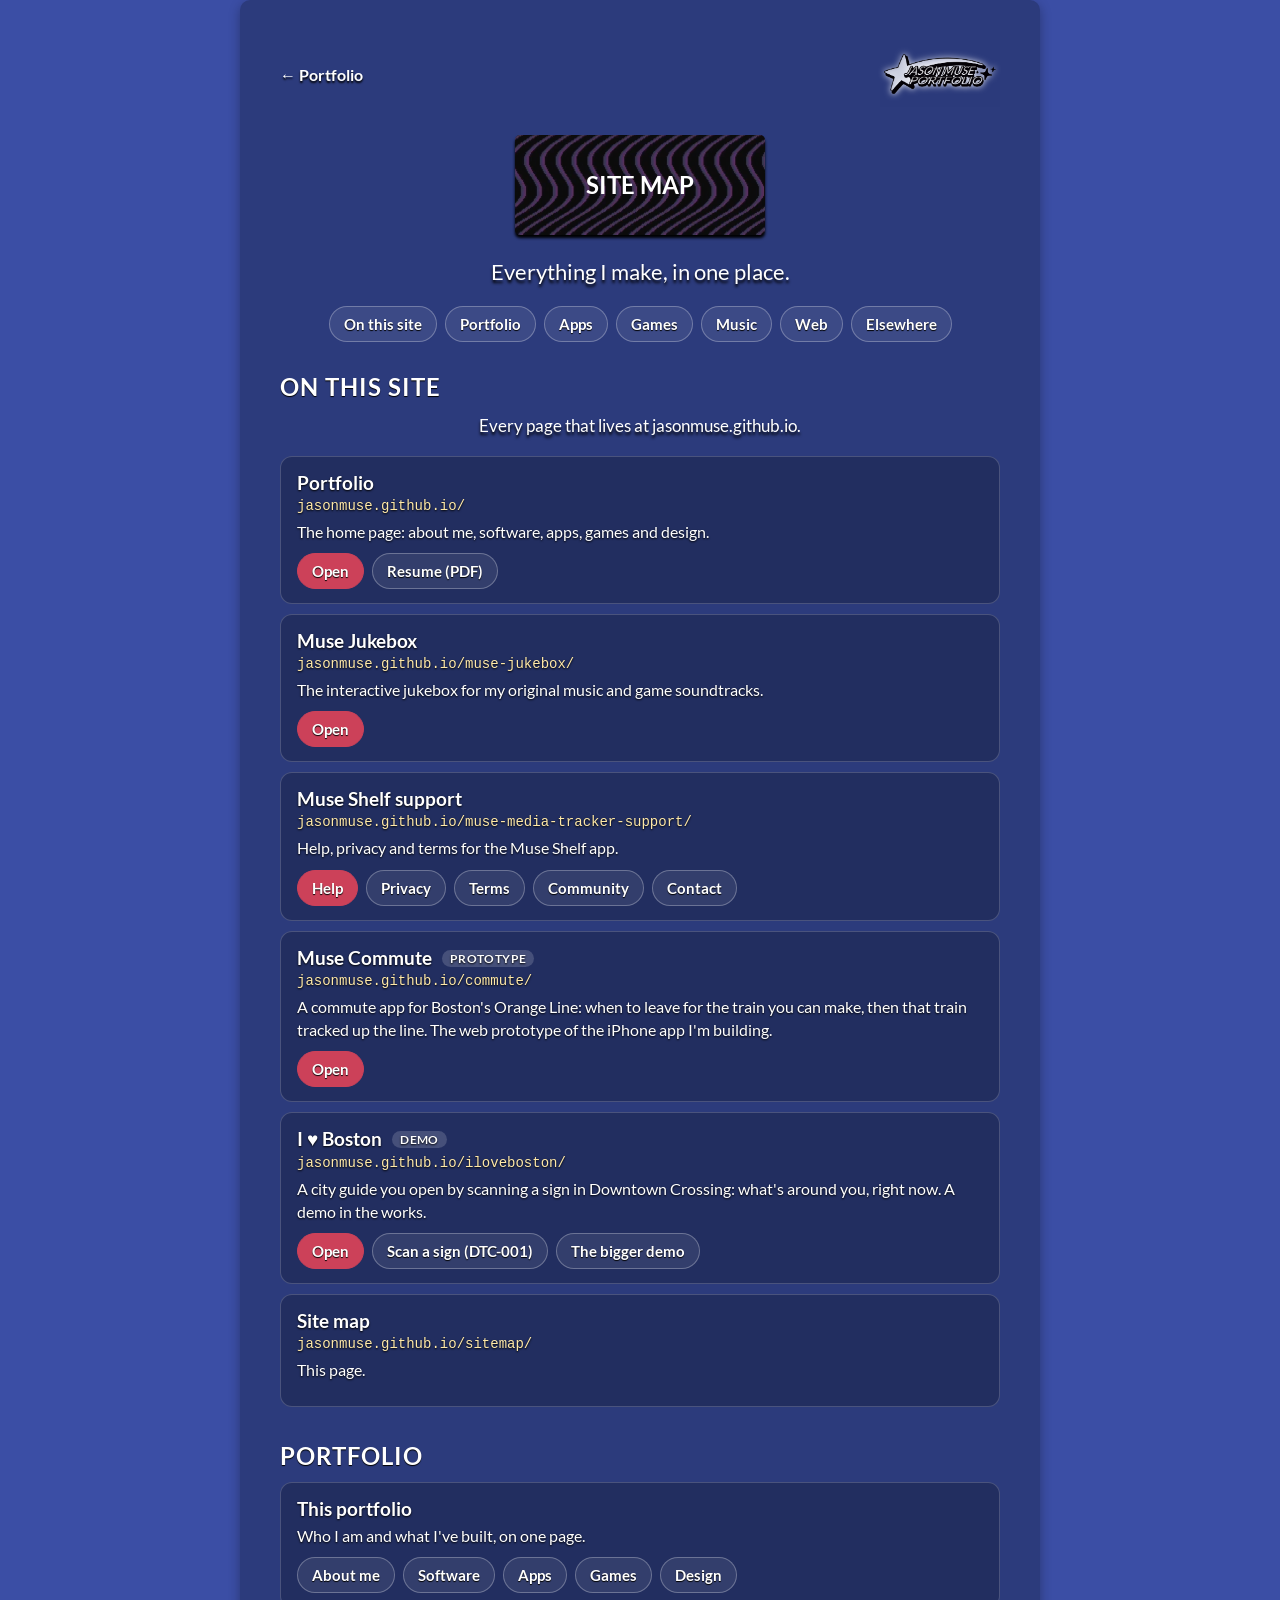
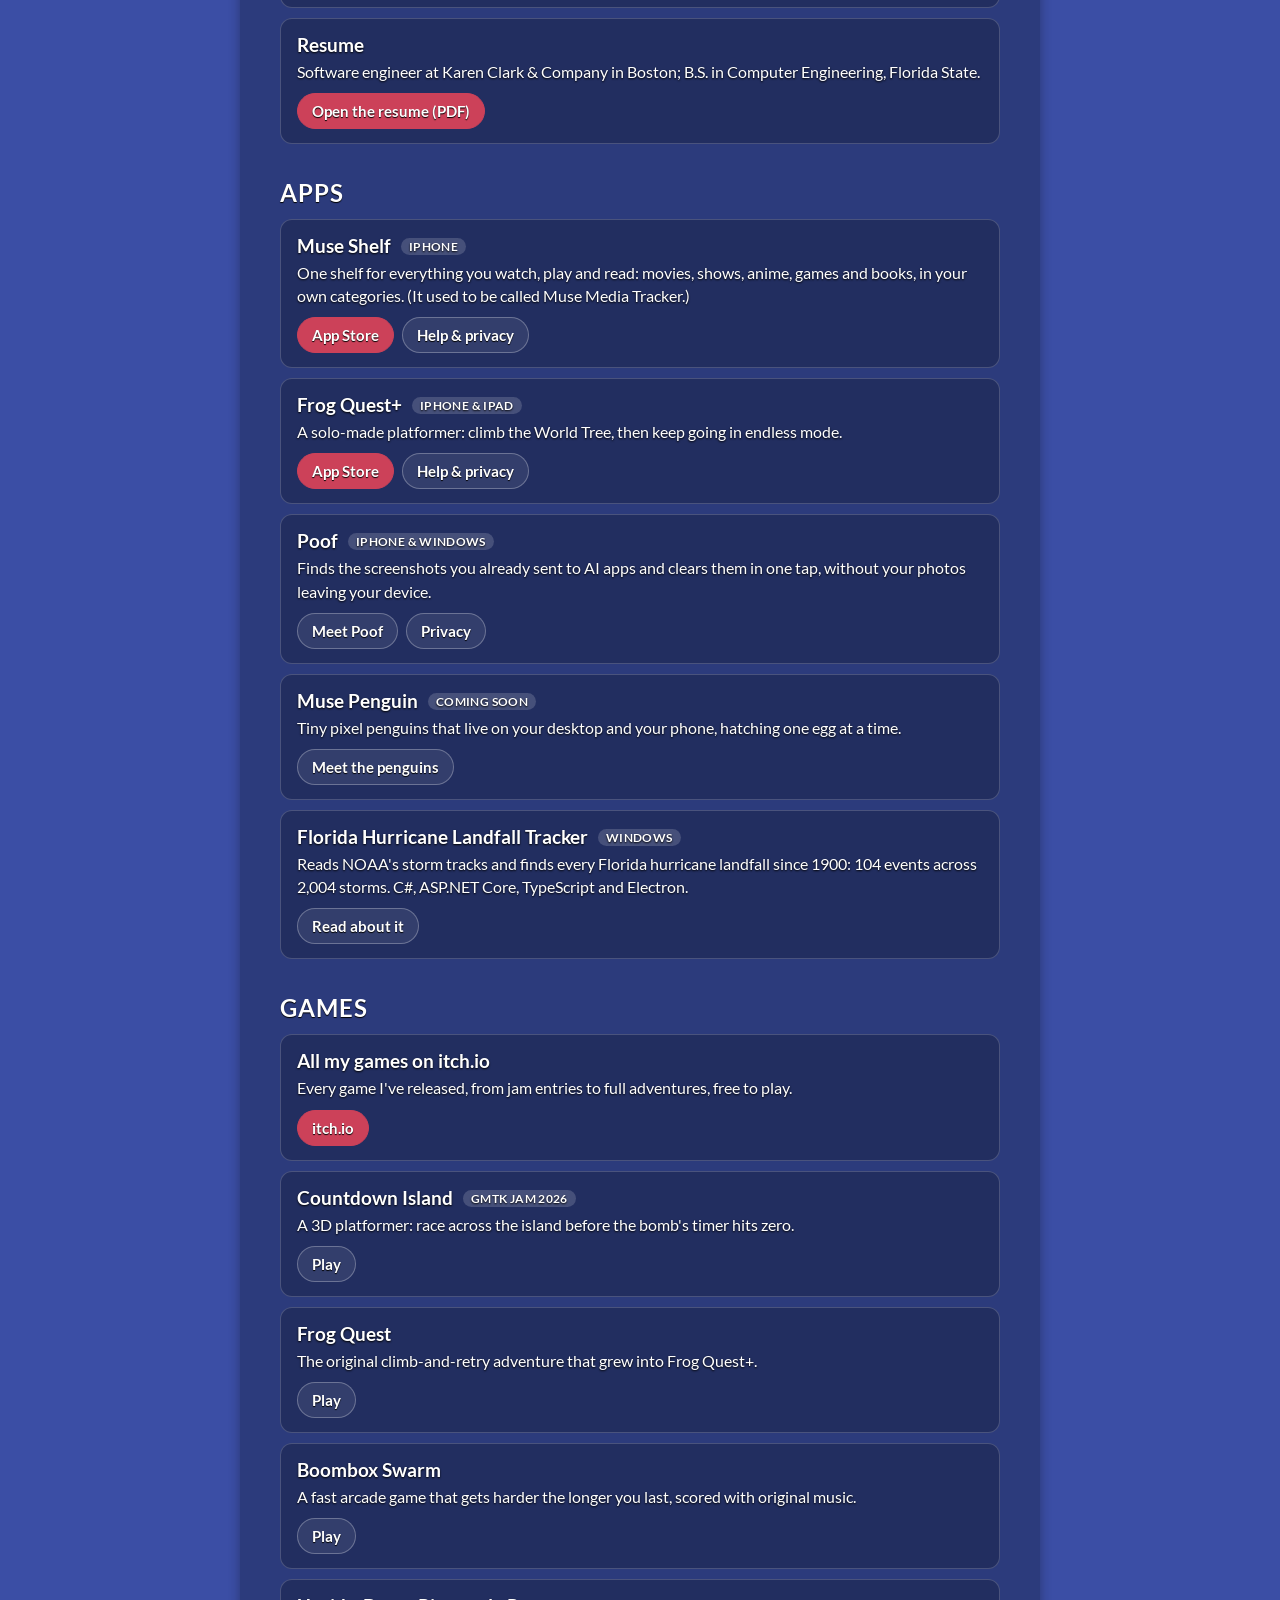
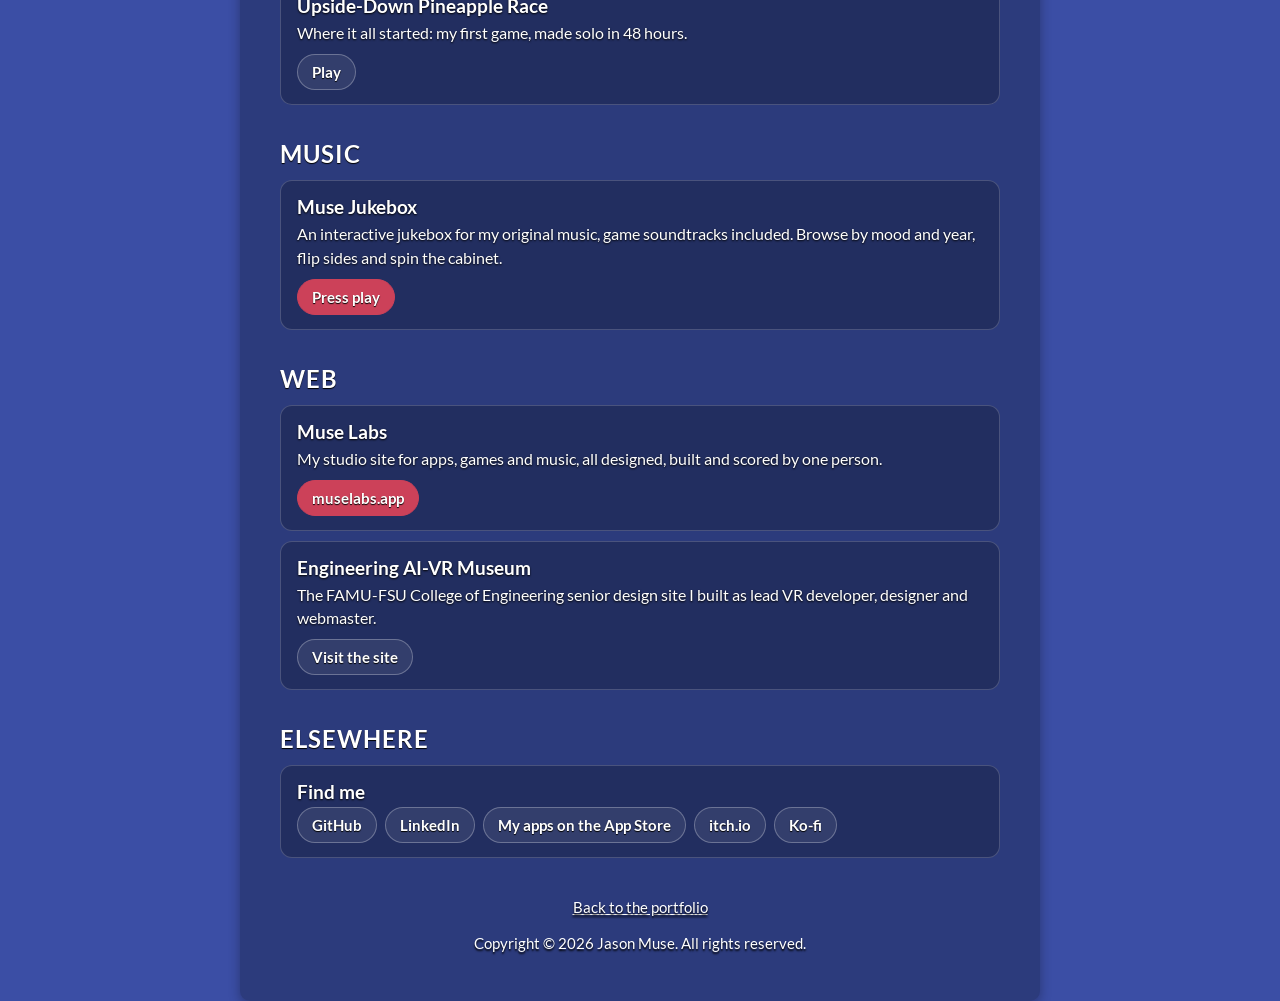
<file: sitemap/index.html>
<!DOCTYPE html>
<html lang="en-US">

<head>
    <meta charset="utf-8" />
    <meta name="viewport" content="width=device-width, initial-scale=1" />
    <title>Site map | Jason Muse</title>
    <meta name="description"
        content="Every app, game, song and site by Jason Muse in one place: Muse Shelf, Frog Quest+, Poof, Muse Penguin, his games on itch.io, Muse Jukebox and Muse Labs." />
    <meta name="author" content="Jason Muse" />
    <meta name="robots" content="index, follow" />
    <meta name="theme-color" content="#373593" />
    <link rel="canonical" href="https://jasonmuse.pages.dev/sitemap/" />
    <meta property="og:type" content="website" />
    <meta property="og:site_name" content="Jason Muse Portfolio" />
    <meta property="og:title" content="Site map | Jason Muse" />
    <meta property="og:description" content="Every app, game, song and site by Jason Muse, in one place." />
    <meta property="og:url" content="https://jasonmuse.pages.dev/sitemap/" />
    <meta property="og:image" content="https://jasonmuse.pages.dev/images/howhollows.png" />
    <link rel="icon" href="../images/wiz.png" />
    <link rel="sitemap" type="application/xml" title="Sitemap" href="/sitemap.xml" />
    <link rel="preload" href="../fonts/lato-v24-latin-regular.woff2" as="font" type="font/woff2" crossorigin />
    <link rel="stylesheet" href="../style.css" />
    <style>
        /* The site map: one card per thing, grouped, with its links as small pills. It borrows the
           portfolio's look (style.css) and only adds the list styles below. */
        html {
            background-color: #3b4ea5;
            scroll-behavior: smooth;
        }

        @media (prefers-reduced-motion: reduce) {
            html {
                scroll-behavior: auto;
            }
        }

        .map-top {
            display: flex;
            justify-content: space-between;
            align-items: center;
            gap: 12px;
            margin-bottom: 24px;
        }

        .map-back {
            color: #ffffff;
            font-size: 16px;
            font-weight: 700;
            text-decoration: none;
            text-shadow: 0 2px 2px #000000;
            padding: 8px 0;
        }

        .map-back:hover,
        .map-back:focus-visible {
            text-decoration: underline;
        }

        .map-logo {
            width: 120px;
            height: auto;
            filter: drop-shadow(0 0 3px #ffffff);
        }

        .map-intro {
            margin-bottom: 18px;
        }

        .map-jump {
            display: flex;
            flex-wrap: wrap;
            justify-content: center;
            gap: 8px;
            margin: 0 auto 30px;
        }

        .map-jump a,
        .map-pill {
            display: inline-flex;
            align-items: center;
            min-height: 36px;
            padding: 0 14px;
            box-sizing: border-box;
            border: 1px solid rgba(255, 255, 255, 0.28);
            border-radius: 999px;
            background-color: rgba(255, 255, 255, 0.08);
            color: #ffffff;
            font-size: 15px;
            font-weight: 700;
            text-decoration: none;
            text-shadow: 0 1px 1px #000000;
            transition: background-color 0.15s ease;
        }

        .map-pill--main {
            background-color: #cc4159;
            border-color: #cc4159;
        }

        @media (hover: hover) {
            .map-jump a:hover,
            .map-pill:hover {
                background-color: rgba(255, 255, 255, 0.18);
            }

            .map-pill--main:hover {
                background-color: #d9506a;
            }
        }

        .map-jump a:focus-visible,
        .map-pill:focus-visible,
        .map-back:focus-visible {
            outline: 3px solid #ffffff;
            outline-offset: 2px;
        }

        .map-group {
            margin: 0 0 34px;
            scroll-margin-top: 16px;
        }

        .map-group > h2 {
            color: #ffffff;
            font-size: 24px;
            letter-spacing: 0.04em;
            text-transform: uppercase;
            margin: 0 0 12px;
        }

        .map-list {
            list-style: none;
            margin: 0;
            padding: 0;
            display: grid;
            gap: 10px;
        }

        .map-item {
            border: 1px solid rgba(255, 255, 255, 0.18);
            border-radius: 12px;
            background-color: rgba(0, 0, 0, 0.22);
            padding: 14px 16px;
            color: #ffffff;
            text-shadow: 0 1px 2px #000000;
        }

        .map-item h3 {
            font-size: 19px;
            margin: 0 0 4px;
        }

        .map-tag {
            display: inline-block;
            margin-left: 6px;
            padding: 1px 8px;
            border-radius: 999px;
            background-color: rgba(255, 255, 255, 0.16);
            font-size: 12px;
            font-weight: 700;
            letter-spacing: 0.03em;
            text-transform: uppercase;
            vertical-align: 2px;
        }

        .map-path {
            display: block;
            margin: 0 0 6px;
            font-family: ui-monospace, SFMono-Regular, Menlo, Consolas, monospace;
            font-size: 14px;
            color: #ffe9a8;
            text-decoration: none;
            overflow-wrap: anywhere;
        }

        a.map-path:hover,
        a.map-path:focus-visible {
            text-decoration: underline;
        }

        .map-item p {
            margin: 0 0 10px;
            font-size: 16px;
            line-height: 1.45;
        }

        .map-links {
            display: flex;
            flex-wrap: wrap;
            gap: 8px;
        }

        .map-footer {
            padding: 6px 0 34px;
            color: #ffffff;
            font-size: 15px;
            text-align: center;
            text-shadow: 0 2px 2px #000000;
        }

        .map-footer a {
            color: #ffffff;
        }

        @media (max-width: 600px) {
            .map-logo {
                width: 96px;
            }

            .map-item {
                padding: 12px 14px;
            }
        }
    </style>
</head>

<body>
    <div id="main-container">
        <main>
            <div class="map-top">
                <a class="map-back" href="../">&larr; Portfolio</a>
                <a href="../" aria-label="Jason Muse portfolio home">
                    <img class="map-logo" src="../images/JASONMUSELOGO.webp" alt="Jason Muse logo" width="1600"
                        height="900" decoding="async" />
                </a>
            </div>

            <h1 class="section-title">SITE MAP</h1>
            <p class="text map-intro">Everything I make, in one place.</p>

            <nav class="map-jump" aria-label="Jump to a section">
                <a href="#here">On this site</a>
                <a href="#portfolio">Portfolio</a>
                <a href="#apps">Apps</a>
                <a href="#games">Games</a>
                <a href="#music">Music</a>
                <a href="#web">Web</a>
                <a href="#elsewhere">Elsewhere</a>
            </nav>

            <section class="map-group" id="here" aria-labelledby="here-heading">
                <h2 id="here-heading">On this site</h2>
                <p class="text map-intro" style="font-size: 17px; margin-top: 0;">Every page that lives at
                    jasonmuse.github.io.</p>
                <ul class="map-list">
                    <li class="map-item">
                        <h3>Portfolio</h3>
                        <a class="map-path" href="../">jasonmuse.github.io/</a>
                        <p>The home page: about me, software, apps, games and design.</p>
                        <div class="map-links">
                            <a class="map-pill map-pill--main" href="../">Open</a>
                            <a class="map-pill" href="../documents/Jason_Muse_Software_Engineer_Resume.pdf"
                                target="_blank" rel="noopener noreferrer">Resume (PDF)</a>
                        </div>
                    </li>
                    <li class="map-item">
                        <h3>Muse Jukebox</h3>
                        <a class="map-path" href="https://jasonmuse.github.io/muse-jukebox/">jasonmuse.github.io/muse-jukebox/</a>
                        <p>The interactive jukebox for my original music and game soundtracks.</p>
                        <div class="map-links">
                            <a class="map-pill map-pill--main" href="https://jasonmuse.github.io/muse-jukebox/">Open</a>
                        </div>
                    </li>
                    <li class="map-item">
                        <h3>Muse Shelf support</h3>
                        <a class="map-path" href="https://jasonmuse.github.io/muse-media-tracker-support/">jasonmuse.github.io/muse-media-tracker-support/</a>
                        <p>Help, privacy and terms for the Muse Shelf app.</p>
                        <div class="map-links">
                            <a class="map-pill map-pill--main" href="https://jasonmuse.github.io/muse-media-tracker-support/">Help</a>
                            <a class="map-pill" href="https://jasonmuse.github.io/muse-media-tracker-support/privacy.html">Privacy</a>
                            <a class="map-pill" href="https://jasonmuse.github.io/muse-media-tracker-support/terms.html">Terms</a>
                            <a class="map-pill" href="https://jasonmuse.github.io/muse-media-tracker-support/community.html">Community</a>
                            <a class="map-pill" href="https://jasonmuse.github.io/muse-media-tracker-support/contact.html">Contact</a>
                        </div>
                    </li>
                    <li class="map-item">
                        <h3>Muse Commute <span class="map-tag">Prototype</span></h3>
                        <a class="map-path" href="../commute/">jasonmuse.github.io/commute/</a>
                        <p>A commute app for Boston's Orange Line: when to leave for the train you can make, then that
                            train tracked up the line. The web prototype of the iPhone app I'm building.</p>
                        <div class="map-links">
                            <a class="map-pill map-pill--main" href="../commute/">Open</a>
                        </div>
                    </li>
                    <li class="map-item">
                        <h3>I &hearts; Boston <span class="map-tag">Demo</span></h3>
                        <a class="map-path" href="../iloveboston/">jasonmuse.github.io/iloveboston/</a>
                        <p>A city guide you open by scanning a sign in Downtown Crossing: what's around you, right
                            now. A demo in the works.</p>
                        <div class="map-links">
                            <a class="map-pill map-pill--main" href="../iloveboston/">Open</a>
                            <a class="map-pill" href="../iloveboston/s/DTC-001/">Scan a sign (DTC-001)</a>
                            <a class="map-pill" href="../iloveboston/full.html">The bigger demo</a>
                        </div>
                    </li>
                    <li class="map-item">
                        <h3>Site map</h3>
                        <a class="map-path" href="./">jasonmuse.github.io/sitemap/</a>
                        <p>This page.</p>
                    </li>
                </ul>
            </section>

            <section class="map-group" id="portfolio" aria-labelledby="portfolio-heading">
                <h2 id="portfolio-heading">Portfolio</h2>
                <ul class="map-list">
                    <li class="map-item">
                        <h3>This portfolio</h3>
                        <p>Who I am and what I've built, on one page.</p>
                        <div class="map-links">
                            <a class="map-pill" href="../#about">About me</a>
                            <a class="map-pill" href="../#software-heading">Software</a>
                            <a class="map-pill" href="../#apps-heading">Apps</a>
                            <a class="map-pill" href="../#games-title">Games</a>
                            <a class="map-pill" href="../#design">Design</a>
                        </div>
                    </li>
                    <li class="map-item">
                        <h3>Resume</h3>
                        <p>Software engineer at Karen Clark &amp; Company in Boston; B.S. in Computer Engineering,
                            Florida State.</p>
                        <div class="map-links">
                            <a class="map-pill map-pill--main" href="../documents/Jason_Muse_Software_Engineer_Resume.pdf"
                                target="_blank" rel="noopener noreferrer">Open the resume (PDF)</a>
                        </div>
                    </li>
                </ul>
            </section>

            <section class="map-group" id="apps" aria-labelledby="apps-map-heading">
                <h2 id="apps-map-heading">Apps</h2>
                <ul class="map-list">
                    <li class="map-item">
                        <h3>Muse Shelf <span class="map-tag">iPhone</span></h3>
                        <p>One shelf for everything you watch, play and read: movies, shows, anime, games and books,
                            in your own categories. (It used to be called Muse Media Tracker.)</p>
                        <div class="map-links">
                            <a class="map-pill map-pill--main" href="https://apps.apple.com/us/app/muse-media-tracker/id6761553132"
                                target="_blank" rel="noopener noreferrer">App Store</a>
                            <a class="map-pill" href="https://musemedia.app/" target="_blank"
                                rel="noopener noreferrer">Help &amp; privacy</a>
                        </div>
                    </li>
                    <li class="map-item">
                        <h3>Frog Quest+ <span class="map-tag">iPhone &amp; iPad</span></h3>
                        <p>A solo-made platformer: climb the World Tree, then keep going in endless mode.</p>
                        <div class="map-links">
                            <a class="map-pill map-pill--main" href="https://apps.apple.com/us/app/frog-quest/id6761079354"
                                target="_blank" rel="noopener noreferrer">App Store</a>
                            <a class="map-pill" href="https://frog-quest-support.pages.dev/" target="_blank"
                                rel="noopener noreferrer">Help &amp; privacy</a>
                        </div>
                    </li>
                    <li class="map-item">
                        <h3>Poof <span class="map-tag">iPhone &amp; Windows</span></h3>
                        <p>Finds the screenshots you already sent to AI apps and clears them in one tap, without your
                            photos leaving your device.</p>
                        <div class="map-links">
                            <a class="map-pill" href="https://muselabs.app/poof/" target="_blank"
                                rel="noopener">Meet Poof</a>
                            <a class="map-pill" href="https://muselabs.app/poof/privacy" target="_blank"
                                rel="noopener">Privacy</a>
                        </div>
                    </li>
                    <li class="map-item">
                        <h3>Muse Penguin <span class="map-tag">Coming soon</span></h3>
                        <p>Tiny pixel penguins that live on your desktop and your phone, hatching one egg at a time.</p>
                        <div class="map-links">
                            <a class="map-pill" href="https://muselabs.app/penguin/" target="_blank"
                                rel="noopener">Meet the penguins</a>
                        </div>
                    </li>
                    <li class="map-item">
                        <h3>Florida Hurricane Landfall Tracker <span class="map-tag">Windows</span></h3>
                        <p>Reads NOAA's storm tracks and finds every Florida hurricane landfall since 1900: 104 events
                            across 2,004 storms. C#, ASP.NET Core, TypeScript and Electron.</p>
                        <div class="map-links">
                            <a class="map-pill" href="../#software-heading">Read about it</a>
                        </div>
                    </li>
                </ul>
            </section>

            <section class="map-group" id="games" aria-labelledby="games-map-heading">
                <h2 id="games-map-heading">Games</h2>
                <ul class="map-list">
                    <li class="map-item">
                        <h3>All my games on itch.io</h3>
                        <p>Every game I've released, from jam entries to full adventures, free to play.</p>
                        <div class="map-links">
                            <a class="map-pill map-pill--main" href="https://amused.itch.io/" target="_blank"
                                rel="noopener noreferrer">itch.io</a>
                        </div>
                    </li>
                    <li class="map-item">
                        <h3>Countdown Island <span class="map-tag">GMTK Jam 2026</span></h3>
                        <p>A 3D platformer: race across the island before the bomb's timer hits zero.</p>
                        <div class="map-links">
                            <a class="map-pill" href="https://amused.itch.io/countdown-island" target="_blank"
                                rel="noopener noreferrer">Play</a>
                        </div>
                    </li>
                    <li class="map-item">
                        <h3>Frog Quest</h3>
                        <p>The original climb-and-retry adventure that grew into Frog Quest+.</p>
                        <div class="map-links">
                            <a class="map-pill" href="https://amused.itch.io/frog-quest" target="_blank"
                                rel="noopener noreferrer">Play</a>
                        </div>
                    </li>
                    <li class="map-item">
                        <h3>Boombox Swarm</h3>
                        <p>A fast arcade game that gets harder the longer you last, scored with original music.</p>
                        <div class="map-links">
                            <a class="map-pill" href="https://amused.itch.io/boombox-swarm" target="_blank"
                                rel="noopener noreferrer">Play</a>
                        </div>
                    </li>
                    <li class="map-item">
                        <h3>Upside-Down Pineapple Race</h3>
                        <p>Where it all started: my first game, made solo in 48 hours.</p>
                        <div class="map-links">
                            <a class="map-pill" href="https://amused.itch.io/upside-down-pineapple-race" target="_blank"
                                rel="noopener noreferrer">Play</a>
                        </div>
                    </li>
                </ul>
            </section>

            <section class="map-group" id="music" aria-labelledby="music-map-heading">
                <h2 id="music-map-heading">Music</h2>
                <ul class="map-list">
                    <li class="map-item">
                        <h3>Muse Jukebox</h3>
                        <p>An interactive jukebox for my original music, game soundtracks included. Browse by mood and
                            year, flip sides and spin the cabinet.</p>
                        <div class="map-links">
                            <a class="map-pill map-pill--main" href="https://muse-jukebox.pages.dev/" target="_blank"
                                rel="noopener noreferrer">Press play</a>
                        </div>
                    </li>
                </ul>
            </section>

            <section class="map-group" id="web" aria-labelledby="web-map-heading">
                <h2 id="web-map-heading">Web</h2>
                <ul class="map-list">
                    <li class="map-item">
                        <h3>Muse Labs</h3>
                        <p>My studio site for apps, games and music, all designed, built and scored by one person.</p>
                        <div class="map-links">
                            <a class="map-pill map-pill--main" href="https://muselabs.app/" target="_blank"
                                rel="noopener">muselabs.app</a>
                        </div>
                    </li>
                    <li class="map-item">
                        <h3>Engineering AI-VR Museum</h3>
                        <p>The FAMU-FSU College of Engineering senior design site I built as lead VR developer, designer
                            and webmaster.</p>
                        <div class="map-links">
                            <a class="map-pill" href="https://web1.eng.famu.fsu.edu/ece/senior_design/2025/team314/"
                                target="_blank" rel="noopener noreferrer">Visit the site</a>
                        </div>
                    </li>
                </ul>
            </section>

            <section class="map-group" id="elsewhere" aria-labelledby="elsewhere-map-heading">
                <h2 id="elsewhere-map-heading">Elsewhere</h2>
                <ul class="map-list">
                    <li class="map-item">
                        <h3>Find me</h3>
                        <div class="map-links">
                            <a class="map-pill" href="https://github.com/jasonmuse/" target="_blank"
                                rel="noopener noreferrer">GitHub</a>
                            <a class="map-pill" href="https://www.linkedin.com/in/jasonwmuse/" target="_blank"
                                rel="noopener noreferrer">LinkedIn</a>
                            <a class="map-pill" href="https://apps.apple.com/us/developer/jason-muse/id1887675802"
                                target="_blank" rel="noopener noreferrer">My apps on the App Store</a>
                            <a class="map-pill" href="https://amused.itch.io/" target="_blank"
                                rel="noopener noreferrer">itch.io</a>
                            <a class="map-pill" href="https://ko-fi.com/jasonmuse" target="_blank"
                                rel="noopener noreferrer">Ko-fi</a>
                        </div>
                    </li>
                </ul>
            </section>

            <p class="map-footer"><a href="../">Back to the portfolio</a><br /><br />Copyright &copy; 2026 Jason Muse.
                All rights reserved.</p>
        </main>
    </div>
</body>

</html>
</file>
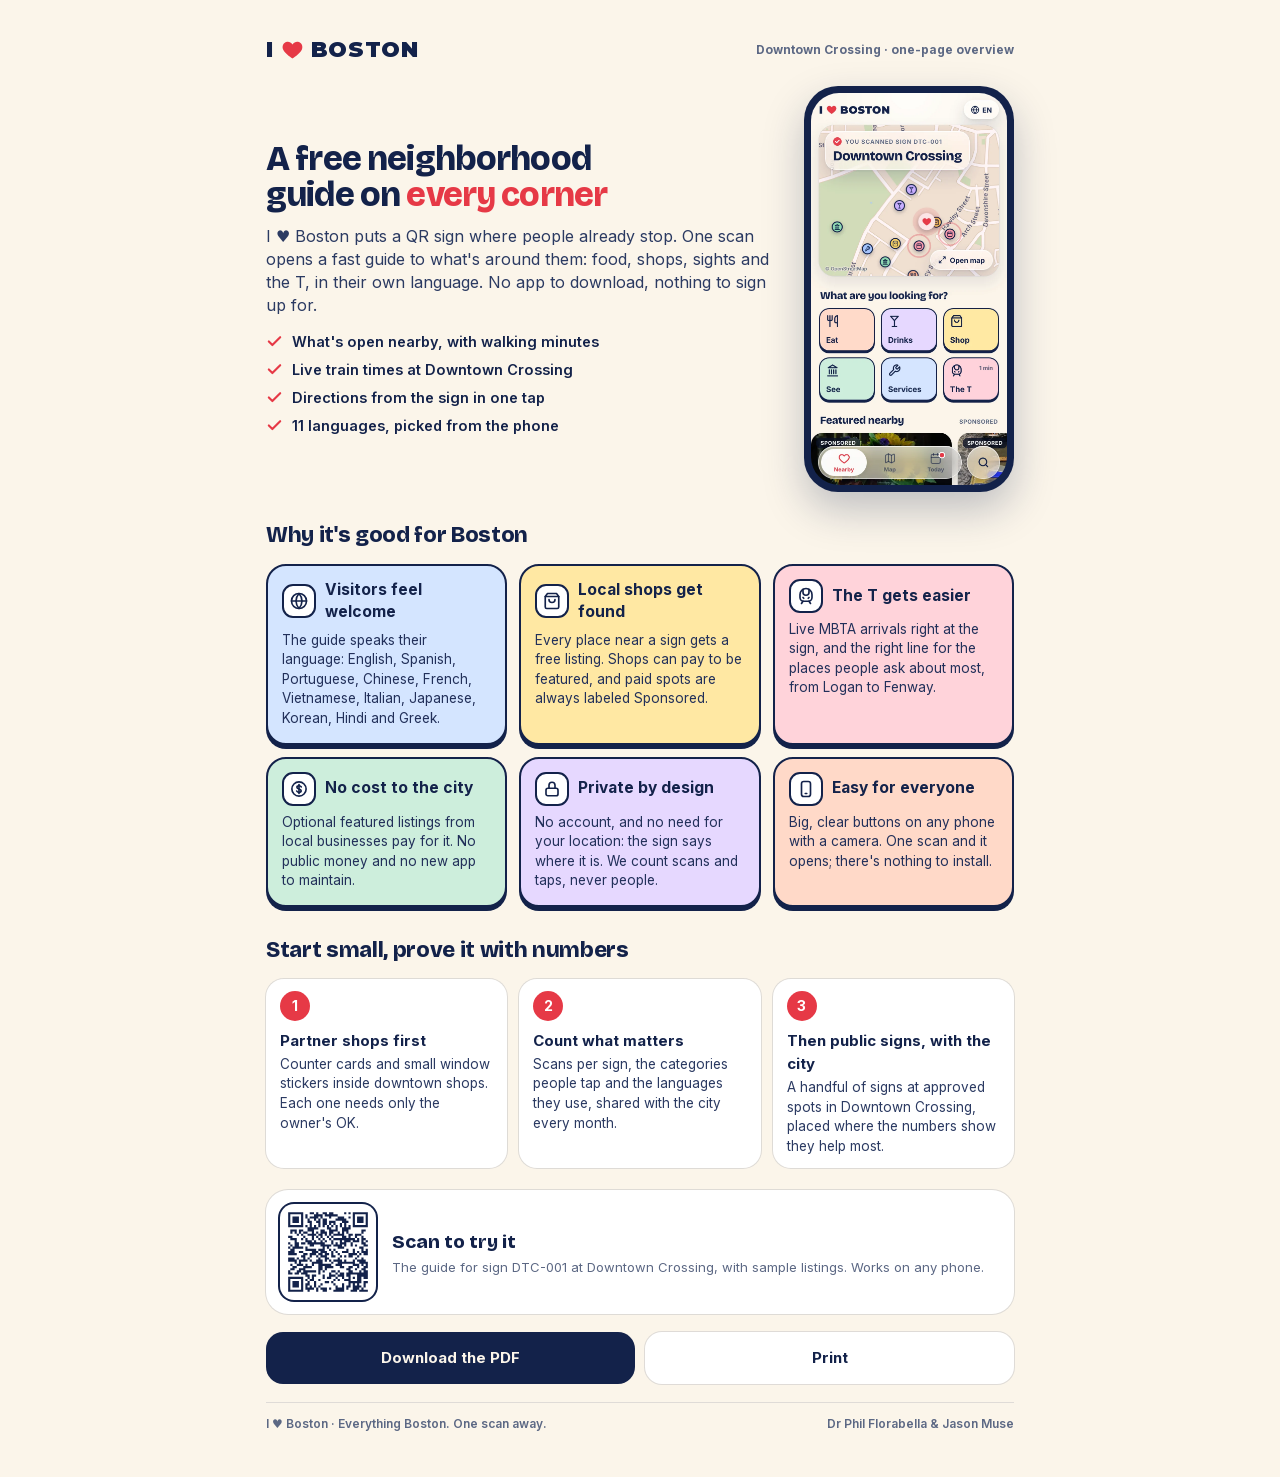
<file: iloveboston/city.html>
<!doctype html><!-- © 2026 Jason Muse. All rights reserved. No license is granted to use, copy or change this code. --> <html lang="en"> <head> <meta charset="utf-8"> <meta name="viewport" content="width=device-width,initial-scale=1,viewport-fit=cover"> <meta name="robots" content="noindex"> <meta name="color-scheme" content="light"> <title>I ♥ Boston · For the city</title> <meta name="description" content="A one-page overview of I ♥ Boston for the city: a free neighborhood guide on every corner, in 11 languages, at no cost to the city."> <link rel="icon" type="image/png" href="icon.png"> <link rel="preload" href="fonts/bricolage-latin.woff2" as="font" type="font/woff2" crossorigin> <link rel="preload" href="fonts/inter-latin.woff2" as="font" type="font/woff2" crossorigin> <style>@font-face{font-family:Montserrat;font-weight:800 900;font-display:swap;src:url(fonts/montserrat-latin.woff2) format('woff2')}@font-face{font-family:'Bricolage Grotesque';font-weight:700 800;font-display:swap;src:url(fonts/bricolage-latin.woff2) format('woff2')}@font-face{font-family:Inter;font-weight:400 700;font-display:swap;src:url(fonts/inter-latin.woff2) format('woff2')}:root{--bg:#FBF5EA;--ink:#13224A;--muted:#5C6884;--line:rgba(19,34,74,.12);--accent:#E63946;--surface:#fff;--peach:#FFD9C8;--lilac:#E6D8FF;--butter:#FFE8A3;--mint:#CDEEDC;--sky:#D4E5FF;--pink:#FFD3DA;--disp:'Bricolage Grotesque',Inter,system-ui,sans-serif;--logo:Montserrat,Inter,system-ui,sans-serif;--font:Inter,system-ui,-apple-system,'Segoe UI',sans-serif}*{box-sizing:border-box;margin:0;padding:0}html{background:var(--bg)}body{font-family:var(--font);color:var(--ink);background:var(--bg);-webkit-font-smoothing:antialiased;line-height:1.45}.page{max-width:816px;margin:0 auto;padding:28px 20px 40px}.logo{display:flex;align-items:center;gap:7px;font-family:var(--logo);font-weight:900;font-size:22px;letter-spacing:.03em}.logo svg{width:23px;height:23px}.top{display:flex;align-items:center;justify-content:space-between;gap:12px}.top small{font-size:12px;font-weight:700;color:var(--muted);text-align:right}.hero{display:grid;gap:18px;margin-top:20px}h1{font-family:var(--disp);font-weight:800;font-size:34px;line-height:1.05;letter-spacing:-.025em;text-wrap:balance}h1 em{font-style:normal;color:var(--accent)}.lead{font-size:16px;margin-top:12px;color:#2b3a62;text-wrap:pretty}.does{list-style:none;display:grid;gap:7px;margin-top:14px}.does li{display:flex;gap:9px;align-items:flex-start;font-size:14.5px;font-weight:600}.does .ic{flex:none;color:var(--accent);margin-top:2px}.phone{justify-self:center;width:210px;border-radius:34px;padding:7px;background:#13224a;box-shadow:0 18px 40px rgba(19,34,74,.25)}.phone img{display:block;width:100%;height:auto;border-radius:28px}@media screen and (prefers-reduced-motion:no-preference){.phone{position:relative}.phone img{position:relative;transition:opacity .4s ease-out}.phone.wait img{opacity:0}.phone.wait.in img{opacity:1}.phone.wait::before{content:"";position:absolute;inset:7px;border-radius:28px;background:linear-gradient(100deg,#13224a 35%,#22356a 50%,#13224a 65%) 0 0/300% 100%;animation:phshim 1.5s linear infinite}}@keyframes phshim{from{background-position:100% 0}to{background-position:0 0}}h2{font-family:var(--disp);font-weight:800;font-size:22px;letter-spacing:-.015em;margin:28px 0 12px;text-wrap:balance}.why{display:grid;grid-template-columns:1fr;gap:12px}.card{padding:13px 14px 14px;border-radius:20px;background:var(--t);border:2px solid #13224a;box-shadow:0 4px 0 #13224a}.card .hd{display:flex;align-items:center;gap:9px}.card .bub{width:34px;height:34px;border-radius:11px;background:#fff;border:2px solid #13224a;display:grid;place-items:center;flex:none}.card b{font-size:15.5px;font-weight:800}.card p{font-size:13.5px;margin-top:7px;color:#22305a;text-wrap:pretty}.steps{display:grid;gap:12px;counter-reset:s}.step{display:flex;gap:12px;align-items:flex-start;padding:12px 14px;border-radius:18px;background:var(--surface);box-shadow:0 0 0 1px var(--line)}.step .n{flex:none;width:30px;height:30px;border-radius:50%;background:var(--accent);color:#fff;display:grid;place-items:center;font-weight:800;font-size:14px}.step b{font-size:15px;font-weight:800}.step p{font-size:13.5px;color:#2b3a62;margin-top:3px;text-wrap:pretty}.try{display:flex;align-items:center;gap:16px;margin-top:22px;padding:14px;border-radius:22px;background:var(--surface);box-shadow:0 0 0 1px var(--line)}.qr{flex:none;width:96px;height:96px;padding:6px;border-radius:14px;background:#fff;box-shadow:0 0 0 2px #13224a}.qrsvg{width:100%;height:100%;display:block}.qrsvg .qc,.qrsvg .qm{fill:#13224A}.qrsvg .qf{stroke:#13224A}.try b{display:block;font-family:var(--disp);font-size:19px;font-weight:800}.try p{font-size:13px;color:var(--muted);margin-top:3px}.foot{display:flex;flex-wrap:wrap;justify-content:space-between;gap:6px 14px;margin-top:18px;padding-top:12px;border-top:1px solid var(--line);font-size:12px;color:var(--muted);font-weight:600}.btns{display:flex;gap:10px;margin-top:18px}.btn{flex:1;display:flex;align-items:center;justify-content:center;gap:8px;height:52px;border-radius:17px;font:inherit;font-weight:700;font-size:15px;text-decoration:none;color:var(--ink);background:var(--surface);box-shadow:0 0 0 1px var(--line);border:0;cursor:pointer;transition:transform .15s cubic-bezier(.2,.8,.2,1)}.btn.pri{background:var(--ink);color:var(--bg);box-shadow:none}.btn:active{transform:scale(.97)}.ic{display:block}@media screen and (prefers-reduced-motion:no-preference){.rise{animation:rise .55s cubic-bezier(.2,.8,.2,1) both;animation-delay:calc(var(--i,0) * 70ms)}.fw .rise{animation-play-state:paused}}@media screen and (prefers-reduced-motion:reduce){.fw .page{visibility:hidden}}@keyframes rise{from{opacity:0;transform:translateY(14px)}}@media (min-width:700px){.page{padding:34px 34px 44px}.hero{grid-template-columns:1fr 210px;align-items:center;gap:28px}.why{grid-template-columns:repeat(3,1fr)}.steps{grid-template-columns:repeat(3,1fr)}.step{flex-direction:column;gap:8px}}@page{size:letter;margin:0}@media print{body,html{background:var(--bg);-webkit-print-color-adjust:exact;print-color-adjust:exact}.page{width:816px;height:1056px;max-width:none;padding:30px 36px 26px;overflow:hidden}.btns{display:none}.hero{grid-template-columns:1fr 176px;gap:26px;margin-top:16px}.phone{width:176px;border-radius:30px;padding:6px}.phone img{border-radius:24px}h1{font-size:33px}.lead{font-size:14.5px;margin-top:10px}.does{margin-top:11px;gap:5px}.does li{font-size:13.5px}h2{font-size:19px;margin:18px 0 9px}.why{grid-template-columns:repeat(3,1fr);gap:10px}.card{padding:10px 11px 11px;border-radius:16px;box-shadow:0 3px 0 #13224a}.card .bub{width:28px;height:28px;border-radius:9px}.card .bub .ic{width:16px;height:16px}.card b{font-size:13.5px}.card p{font-size:11.5px;margin-top:5px;line-height:1.38}.steps{grid-template-columns:repeat(3,1fr);gap:10px}.step{flex-direction:column;gap:6px;padding:10px 11px}.step .n{width:24px;height:24px;font-size:12px}.step b{font-size:13.5px}.step p{font-size:11.5px;line-height:1.38}.try{margin-top:14px;padding:10px 12px;gap:14px}.qr{width:82px;height:82px;padding:5px}.try b{font-size:16px}.try p{font-size:11.5px}.foot{margin-top:10px;padding-top:9px;font-size:10.5px}}</style> <script>!function(){var t=document.documentElement,e=function(){t.classList.remove("fw")};document.fonts&&document.fonts.load&&(t.classList.add("fw"),Promise.all(['800 34px "Bricolage Grotesque"',"400 16px Inter","600 16px Inter"].map((function(t){return document.fonts.load(t)}))).then(e,e),setTimeout(e,800))}()</script> </head> <body> <main class="page"> <div class="top rise"><span class="logo">I <svg viewBox="0 0 24 24"><path fill="#E63946" d="M12 21.4s-7.7-4.8-9.8-9.4C.7 8.7 2.5 4.4 6.6 4c2.2-.2 3.9.9 5.4 2.9C13.5 4.9 15.2 3.8 17.4 4c4.1.4 5.9 4.7 4.4 8-2.1 4.6-9.8 9.4-9.8 9.4z"/></svg> BOSTON</span><small>Downtown Crossing · one-page overview</small></div> <section class="hero"> <div class="rise" style="--i:1"> <h1>A free neighborhood guide on <em>every corner</em></h1> <p class="lead">I ♥ Boston puts a QR sign where people already stop. One scan opens a fast guide to what's around them: food, shops, sights and the T, in their own language. No app to download, nothing to sign up for.</p> <ul class="does"> <li><svg class="ic" width="17" height="17" viewBox="0 0 24 24" fill="none" stroke="currentColor" stroke-width="3" stroke-linecap="round" stroke-linejoin="round"><path d="M20 6 9 17l-5-5"/></svg>What's open nearby, with walking minutes</li> <li><svg class="ic" width="17" height="17" viewBox="0 0 24 24" fill="none" stroke="currentColor" stroke-width="3" stroke-linecap="round" stroke-linejoin="round"><path d="M20 6 9 17l-5-5"/></svg>Live train times at Downtown Crossing</li> <li><svg class="ic" width="17" height="17" viewBox="0 0 24 24" fill="none" stroke="currentColor" stroke-width="3" stroke-linecap="round" stroke-linejoin="round"><path d="M20 6 9 17l-5-5"/></svg>Directions from the sign in one tap</li> <li><svg class="ic" width="17" height="17" viewBox="0 0 24 24" fill="none" stroke="currentColor" stroke-width="3" stroke-linecap="round" stroke-linejoin="round"><path d="M20 6 9 17l-5-5"/></svg>11 languages, picked from the phone</li> </ul> </div> <div class="phone rise" style="--i:2"><img src="city-phone.webp" width="780" height="1560" alt="The I ♥ Boston guide on a phone: the map around sign DTC-001 and six big buttons for food, drinks, shopping, sights, services and the T"><script>!function(){var e=document.currentScript.previousElementSibling,t=e.parentNode;if(!e.complete){t.classList.add("wait");var i=function(){t.classList.add("in"),setTimeout((function(){t.classList.remove("wait","in")}),450)};e.addEventListener("load",i),e.addEventListener("error",i)}}()</script></div> </section> <h2 class="rise" style="--i:3">Why it's good for Boston</h2> <section class="why"> <div class="card rise" style="--t:var(--sky);--i:4"><div class="hd"><span class="bub"><svg class="ic" width="18" height="18" viewBox="0 0 24 24" fill="none" stroke="currentColor" stroke-width="2.2" stroke-linecap="round" stroke-linejoin="round"><circle cx="12" cy="12" r="10"/><path d="M2 12h20"/><path d="M12 2a15.3 15.3 0 0 1 4 10 15.3 15.3 0 0 1-4 10 15.3 15.3 0 0 1-4-10 15.3 15.3 0 0 1 4-10z"/></svg></span><b>Visitors feel welcome</b></div><p>The guide speaks their language: English, Spanish, Portuguese, Chinese, French, Vietnamese, Italian, Japanese, Korean, Hindi and Greek.</p></div> <div class="card rise" style="--t:var(--butter);--i:5"><div class="hd"><span class="bub"><svg class="ic" width="18" height="18" viewBox="0 0 24 24" fill="none" stroke="currentColor" stroke-width="2.2" stroke-linecap="round" stroke-linejoin="round"><path d="M6 2 3 6v14a2 2 0 0 0 2 2h14a2 2 0 0 0 2-2V6l-3-4Z"/><path d="M3 6h18"/><path d="M16 10a4 4 0 0 1-8 0"/></svg></span><b>Local shops get found</b></div><p>Every place near a sign gets a free listing. Shops can pay to be featured, and paid spots are always labeled Sponsored.</p></div> <div class="card rise" style="--t:var(--pink);--i:6"><div class="hd"><span class="bub"><svg class="ic" width="18" height="18" viewBox="0 0 24 24" fill="none" stroke="currentColor" stroke-width="2.2" stroke-linecap="round" stroke-linejoin="round"><path d="M8 3.1V7a4 4 0 0 0 8 0V3.1"/><path d="m9 15-1-1"/><path d="m15 15 1-1"/><path d="M9 19c-2.8 0-5-2.2-5-5v-4a8 8 0 0 1 16 0v4c0 2.8-2.2 5-5 5Z"/><path d="m8 19-2 3"/><path d="m16 19 2 3"/></svg></span><b>The T gets easier</b></div><p>Live MBTA arrivals right at the sign, and the right line for the places people ask about most, from Logan to Fenway.</p></div> <div class="card rise" style="--t:var(--mint);--i:7"><div class="hd"><span class="bub"><svg class="ic" width="18" height="18" viewBox="0 0 24 24" fill="none" stroke="currentColor" stroke-width="2.2" stroke-linecap="round" stroke-linejoin="round"><circle cx="12" cy="12" r="9.5"/><path d="M15 9.2c-.5-1-1.6-1.6-3-1.6-1.6 0-2.8.9-2.8 2.1 0 1.4 1.3 1.8 2.8 2.2s2.9.9 2.9 2.3c0 1.3-1.3 2.2-2.9 2.2-1.4 0-2.6-.6-3.1-1.7"/><path d="M12 6v12"/></svg></span><b>No cost to the city</b></div><p>Optional featured listings from local businesses pay for it. No public money and no new app to maintain.</p></div> <div class="card rise" style="--t:var(--lilac);--i:8"><div class="hd"><span class="bub"><svg class="ic" width="18" height="18" viewBox="0 0 24 24" fill="none" stroke="currentColor" stroke-width="2.2" stroke-linecap="round" stroke-linejoin="round"><rect x="4" y="11" width="16" height="10" rx="2.5"/><path d="M8 11V7a4 4 0 0 1 8 0v4"/></svg></span><b>Private by design</b></div><p>No account, and no need for your location: the sign says where it is. We count scans and taps, never people.</p></div> <div class="card rise" style="--t:var(--peach);--i:9"><div class="hd"><span class="bub"><svg class="ic" width="18" height="18" viewBox="0 0 24 24" fill="none" stroke="currentColor" stroke-width="2.2" stroke-linecap="round" stroke-linejoin="round"><rect x="6" y="2" width="12" height="20" rx="3"/><path d="M11 18h2"/></svg></span><b>Easy for everyone</b></div><p>Big, clear buttons on any phone with a camera. One scan and it opens; there's nothing to install.</p></div> </section> <h2 class="rise" style="--i:10">Start small, prove it with numbers</h2> <section class="steps"> <div class="step rise" style="--i:11"><span class="n">1</span><div><b>Partner shops first</b><p>Counter cards and small window stickers inside downtown shops. Each one needs only the owner's OK.</p></div></div> <div class="step rise" style="--i:12"><span class="n">2</span><div><b>Count what matters</b><p>Scans per sign, the categories people tap and the languages they use, shared with the city every month.</p></div></div> <div class="step rise" style="--i:13"><span class="n">3</span><div><b>Then public signs, with the city</b><p>A handful of signs at approved spots in Downtown Crossing, placed where the numbers show they help most.</p></div></div> </section> <section class="try rise" style="--i:14"> <span class="qr"><svg class="qrsvg" viewBox="-1 -1 39 39" role="img" aria-label="QR code for the demo at sign DTC-001"><path class="qm" d="M0 0h7v1h-7zM10 0h2v1h-2zM13 0h1v1h-1zM16 0h2v1h-2zM19 0h2v1h-2zM26 0h1v1h-1zM28 0h1v1h-1zM30 0h7v1h-7zM0 1h1v1h-1zM6 1h1v1h-1zM8 1h1v1h-1zM12 1h4v1h-4zM17 1h6v1h-6zM30 1h1v1h-1zM36 1h1v1h-1zM0 2h1v1h-1zM2 2h3v1h-3zM6 2h1v1h-1zM8 2h1v1h-1zM10 2h4v1h-4zM15 2h1v1h-1zM19 2h1v1h-1zM23 2h3v1h-3zM28 2h1v1h-1zM30 2h1v1h-1zM32 2h3v1h-3zM36 2h1v1h-1zM0 3h1v1h-1zM2 3h3v1h-3zM6 3h1v1h-1zM9 3h1v1h-1zM12 3h1v1h-1zM14 3h1v1h-1zM16 3h2v1h-2zM22 3h5v1h-5zM30 3h1v1h-1zM32 3h3v1h-3zM36 3h1v1h-1zM0 4h1v1h-1zM2 4h3v1h-3zM6 4h1v1h-1zM9 4h2v1h-2zM13 4h2v1h-2zM16 4h2v1h-2zM19 4h3v1h-3zM25 4h3v1h-3zM30 4h1v1h-1zM32 4h3v1h-3zM36 4h1v1h-1zM0 5h1v1h-1zM6 5h1v1h-1zM10 5h1v1h-1zM14 5h1v1h-1zM16 5h2v1h-2zM19 5h1v1h-1zM21 5h1v1h-1zM24 5h1v1h-1zM26 5h1v1h-1zM30 5h1v1h-1zM36 5h1v1h-1zM0 6h7v1h-7zM8 6h1v1h-1zM10 6h1v1h-1zM12 6h1v1h-1zM14 6h1v1h-1zM16 6h1v1h-1zM18 6h1v1h-1zM20 6h1v1h-1zM22 6h1v1h-1zM24 6h1v1h-1zM26 6h1v1h-1zM28 6h1v1h-1zM30 6h7v1h-7zM9 7h5v1h-5zM18 7h2v1h-2zM22 7h1v1h-1zM25 7h4v1h-4zM1 8h3v1h-3zM5 8h2v1h-2zM9 8h3v1h-3zM15 8h2v1h-2zM19 8h4v1h-4zM25 8h3v1h-3zM34 8h2v1h-2zM1 9h1v1h-1zM3 9h1v1h-1zM5 9h1v1h-1zM7 9h2v1h-2zM11 9h1v1h-1zM13 9h1v1h-1zM15 9h3v1h-3zM19 9h2v1h-2zM23 9h1v1h-1zM25 9h1v1h-1zM27 9h1v1h-1zM34 9h1v1h-1zM4 10h1v1h-1zM6 10h1v1h-1zM9 10h4v1h-4zM14 10h2v1h-2zM17 10h1v1h-1zM19 10h1v1h-1zM21 10h5v1h-5zM28 10h2v1h-2zM31 10h3v1h-3zM0 11h2v1h-2zM7 11h1v1h-1zM11 11h1v1h-1zM13 11h1v1h-1zM15 11h1v1h-1zM18 11h1v1h-1zM20 11h1v1h-1zM25 11h2v1h-2zM28 11h1v1h-1zM31 11h1v1h-1zM34 11h1v1h-1zM1 12h3v1h-3zM6 12h1v1h-1zM8 12h1v1h-1zM11 12h1v1h-1zM14 12h1v1h-1zM16 12h1v1h-1zM19 12h1v1h-1zM21 12h10v1h-10zM32 12h1v1h-1zM34 12h2v1h-2zM3 13h1v1h-1zM8 13h3v1h-3zM12 13h1v1h-1zM15 13h1v1h-1zM17 13h1v1h-1zM20 13h1v1h-1zM24 13h1v1h-1zM26 13h3v1h-3zM30 13h3v1h-3zM34 13h1v1h-1zM36 13h1v1h-1zM0 14h1v1h-1zM3 14h2v1h-2zM6 14h2v1h-2zM9 14h8v1h-8zM20 14h1v1h-1zM22 14h1v1h-1zM24 14h3v1h-3zM29 14h1v1h-1zM34 14h2v1h-2zM1 15h1v1h-1zM3 15h2v1h-2zM10 15h2v1h-2zM15 15h5v1h-5zM21 15h4v1h-4zM26 15h1v1h-1zM29 15h1v1h-1zM31 15h1v1h-1zM35 15h2v1h-2zM0 16h1v1h-1zM2 16h5v1h-5zM8 16h1v1h-1zM16 16h1v1h-1zM18 16h1v1h-1zM23 16h3v1h-3zM33 16h2v1h-2zM1 17h2v1h-2zM8 17h5v1h-5zM14 17h3v1h-3zM19 17h1v1h-1zM21 17h1v1h-1zM27 17h1v1h-1zM30 17h1v1h-1zM34 17h1v1h-1zM36 17h1v1h-1zM0 18h3v1h-3zM5 18h2v1h-2zM11 18h3v1h-3zM15 18h3v1h-3zM20 18h1v1h-1zM22 18h1v1h-1zM25 18h3v1h-3zM30 18h1v1h-1zM32 18h1v1h-1zM34 18h3v1h-3zM0 19h4v1h-4zM7 19h2v1h-2zM10 19h3v1h-3zM14 19h2v1h-2zM17 19h2v1h-2zM20 19h1v1h-1zM23 19h1v1h-1zM28 19h4v1h-4zM33 19h1v1h-1zM35 19h2v1h-2zM6 20h2v1h-2zM10 20h1v1h-1zM13 20h1v1h-1zM15 20h3v1h-3zM20 20h2v1h-2zM24 20h1v1h-1zM26 20h1v1h-1zM28 20h2v1h-2zM32 20h1v1h-1zM0 21h3v1h-3zM4 21h1v1h-1zM7 21h1v1h-1zM9 21h1v1h-1zM14 21h1v1h-1zM17 21h2v1h-2zM23 21h1v1h-1zM31 21h1v1h-1zM34 21h1v1h-1zM0 22h4v1h-4zM5 22h4v1h-4zM10 22h1v1h-1zM13 22h3v1h-3zM17 22h1v1h-1zM19 22h1v1h-1zM21 22h4v1h-4zM26 22h1v1h-1zM30 22h1v1h-1zM32 22h4v1h-4zM3 23h1v1h-1zM5 23h1v1h-1zM11 23h5v1h-5zM20 23h1v1h-1zM23 23h8v1h-8zM33 23h4v1h-4zM1 24h1v1h-1zM4 24h3v1h-3zM8 24h1v1h-1zM11 24h1v1h-1zM14 24h6v1h-6zM22 24h3v1h-3zM30 24h3v1h-3zM34 24h1v1h-1zM36 24h1v1h-1zM2 25h2v1h-2zM7 25h4v1h-4zM14 25h2v1h-2zM17 25h4v1h-4zM24 25h2v1h-2zM28 25h2v1h-2zM32 25h1v1h-1zM35 25h2v1h-2zM1 26h2v1h-2zM5 26h3v1h-3zM14 26h2v1h-2zM17 26h1v1h-1zM27 26h2v1h-2zM31 26h1v1h-1zM34 26h2v1h-2zM0 27h1v1h-1zM4 27h2v1h-2zM7 27h6v1h-6zM14 27h1v1h-1zM16 27h1v1h-1zM20 27h2v1h-2zM23 27h1v1h-1zM28 27h2v1h-2zM33 27h1v1h-1zM35 27h2v1h-2zM0 28h2v1h-2zM3 28h2v1h-2zM6 28h3v1h-3zM14 28h1v1h-1zM19 28h1v1h-1zM22 28h1v1h-1zM24 28h2v1h-2zM27 28h10v1h-10zM8 29h2v1h-2zM11 29h2v1h-2zM16 29h1v1h-1zM19 29h3v1h-3zM23 29h3v1h-3zM27 29h2v1h-2zM32 29h5v1h-5zM0 30h7v1h-7zM9 30h1v1h-1zM11 30h1v1h-1zM16 30h1v1h-1zM18 30h2v1h-2zM22 30h1v1h-1zM25 30h1v1h-1zM28 30h1v1h-1zM30 30h1v1h-1zM32 30h2v1h-2zM35 30h2v1h-2zM0 31h1v1h-1zM6 31h1v1h-1zM8 31h1v1h-1zM10 31h2v1h-2zM14 31h1v1h-1zM21 31h1v1h-1zM23 31h1v1h-1zM26 31h3v1h-3zM32 31h2v1h-2zM0 32h1v1h-1zM2 32h3v1h-3zM6 32h1v1h-1zM9 32h1v1h-1zM12 32h1v1h-1zM17 32h2v1h-2zM20 32h1v1h-1zM28 32h6v1h-6zM35 32h2v1h-2zM0 33h1v1h-1zM2 33h3v1h-3zM6 33h1v1h-1zM8 33h2v1h-2zM12 33h1v1h-1zM15 33h1v1h-1zM21 33h1v1h-1zM25 33h1v1h-1zM28 33h1v1h-1zM30 33h1v1h-1zM32 33h1v1h-1zM35 33h1v1h-1zM0 34h1v1h-1zM2 34h3v1h-3zM6 34h1v1h-1zM8 34h1v1h-1zM10 34h1v1h-1zM12 34h1v1h-1zM14 34h1v1h-1zM22 34h1v1h-1zM25 34h1v1h-1zM27 34h2v1h-2zM30 34h4v1h-4zM35 34h1v1h-1zM0 35h1v1h-1zM6 35h1v1h-1zM8 35h4v1h-4zM13 35h1v1h-1zM15 35h3v1h-3zM19 35h1v1h-1zM22 35h4v1h-4zM27 35h1v1h-1zM30 35h3v1h-3zM34 35h1v1h-1zM0 36h7v1h-7zM9 36h1v1h-1zM13 36h1v1h-1zM16 36h2v1h-2zM21 36h5v1h-5zM29 36h3v1h-3zM33 36h4v1h-4z"/></svg></span> <div><b>Scan to try it</b><p>The guide for sign DTC-001 at Downtown Crossing, with sample listings. Works on any phone.</p></div> </section> <div class="btns"><a class="btn pri" href="city.pdf" download>Download the PDF</a><button class="btn" type="button" onclick="print()">Print</button></div> <footer class="foot"><span>I ♥ Boston · Everything Boston. One scan away.</span><span>Dr Phil Florabella &amp; Jason Muse</span></footer> </main> <script>!function(){if(window.ResizeObserver){var e,n,r=matchMedia("screen and (prefers-reduced-motion: no-preference)"),t=document.querySelector(".hero h1"),i=document.querySelector("main.page"),o=[];if(t&&i){for(e=t;e&&e!==i;e=e.parentElement)for(n=e.nextElementSibling;n;n=n.nextElementSibling)o.push(n);var a=function(e){for(var n=0;e;e=e.offsetParent)n+=e.offsetTop;return n},f=null,c=0;new ResizeObserver((function(){var e=o.map(a);f&&innerWidth===c&&r.matches&&o.forEach((function(n,r){var t=f[r]-e[r];Math.abs(t)>1&&n.animate([{transform:"translateY("+t+"px)"},{transform:"none"}],{duration:450,easing:"cubic-bezier(.2,.8,.2,1)",composite:"add"})})),f=e,c=innerWidth})).observe(t),addEventListener("beforeprint",(function(){o.forEach((function(e){e.getAnimations().forEach((function(e){try{e.finish()}catch(e){}}))}))}))}}}()</script> </body> </html>
</file>
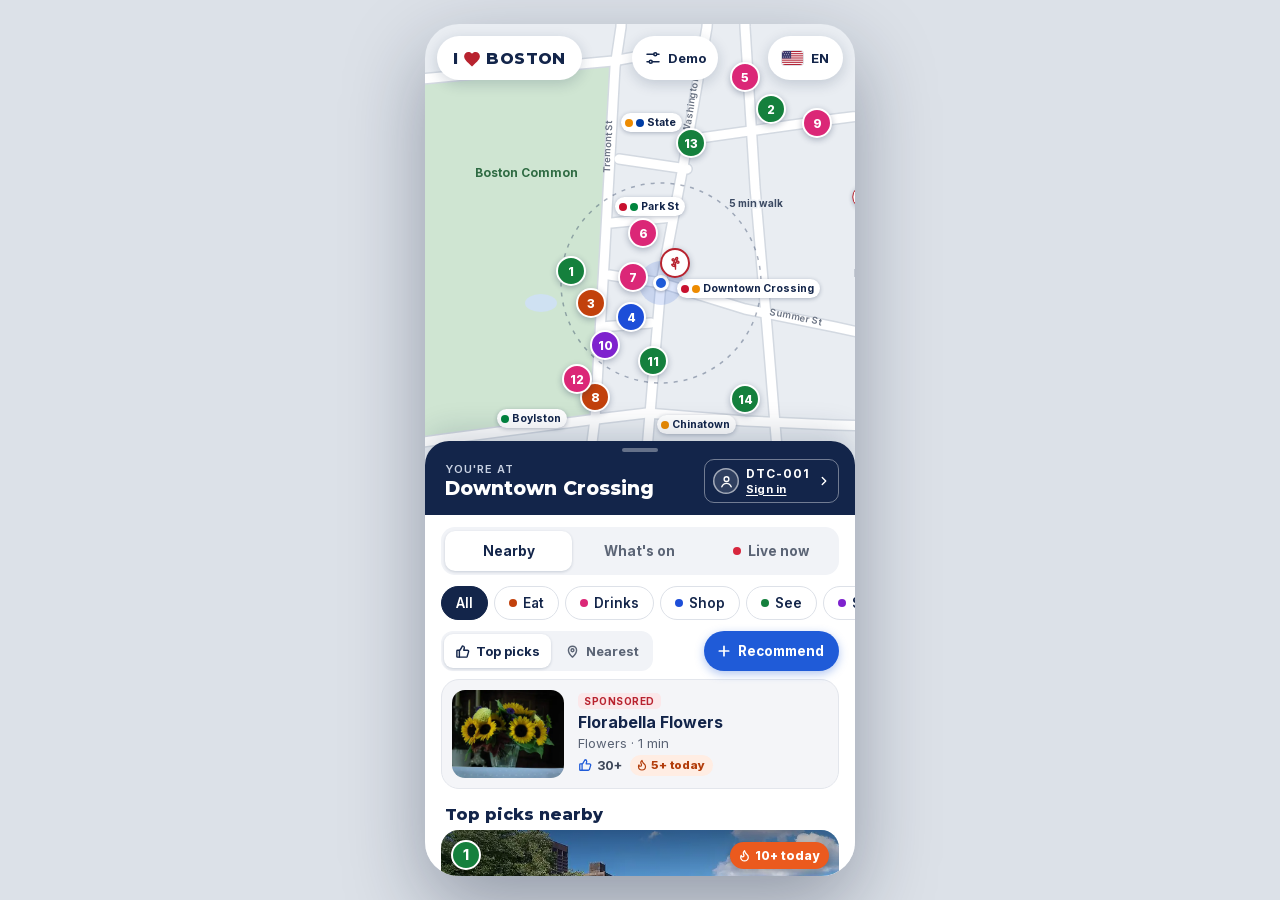
<file: iloveboston/full.html>
<!doctype html><!-- © 2026 Jason Muse. All rights reserved. No license is granted to use, copy or change this code. --> <html lang="en"> <head> <meta charset="utf-8"> <meta name="viewport" content="width=device-width,initial-scale=1,viewport-fit=cover"> <title>I Love Boston · the bigger demo</title> <meta name="description" content="The best of what's near the Downtown Crossing sign, ranked by people who've been there: places, what's on, live pop-ups and the T. A clickable demo."> <meta name="robots" content="noindex,nofollow"> <meta name="color-scheme" content="light dark"> <meta name="darkreader-lock"> <meta name="theme-color" content="#E9EDF2" media="(prefers-color-scheme: light)"> <meta name="theme-color" content="#151B26" media="(prefers-color-scheme: dark)"> <script>try{var t=localStorage.getItem("ilb-theme");"light"!==t&&"dark"!==t||document.documentElement.setAttribute("data-theme",t)}catch(t){}</script> <meta name="apple-mobile-web-app-capable" content="yes"> <meta name="mobile-web-app-capable" content="yes"> <meta name="apple-mobile-web-app-title" content="I Love Boston"> <link rel="apple-touch-icon" href="icon.png"> <link rel="icon" type="image/png" href="icon.png"> <link rel="preload" href="/iloveboston/fonts/inter-latin.woff2" as="font" type="font/woff2" crossorigin> <style>@font-face{font-family:Inter;font-style:normal;font-weight:400 800;font-display:swap;src:url(/iloveboston/fonts/inter-latin.woff2) format('woff2')}@font-face{font-family:Montserrat;font-style:normal;font-weight:700 900;font-display:swap;src:url(/iloveboston/fonts/montserrat-latin.woff2) format('woff2')}:root{--red:#B8232F;--live:#D7263D;--live2:#C41E35;--navy:#13254A;--font:Inter,system-ui,-apple-system,"Segoe UI",Roboto,sans-serif;--head:Montserrat,Inter,system-ui,sans-serif;--ease:cubic-bezier(.2,.8,.2,1);--body:#DCE1E8;--app:#E9EDF2;--surface:#FFFFFF;--surface2:#F4F5F8;--surface3:#F1F3F7;--page:#F4F5F8;--ink:#13254A;--ink2:#3D4759;--ink3:#2B3850;--muted:#5B6475;--faint:#8A93A3;--line:#EDEFF3;--line2:#E3E6EC;--chipbd:#DDE1E8;--dash:#AEB6C4;--rail:#13254A;--navy-surface:#13254A;--on-navy:#FFFFFF;--on-navy2:#C9D2E3;--on-navy3:#D3DAE8;--primary:#13254A;--on-primary:#FFFFFF;--sel:#13254A;--on-sel:#FFFFFF;--tabsel:#FFFFFF;--btnbd:#13254A;--sp-bg:#FBE8EA;--sp-fg:#B8232F;--tag-bg:#E6EDFA;--tag-fg:#2A4E9B;--fin-bg:#FBEDEE;--track:#E1E5EC;--sw-off:#C9CFD9;--glass:rgba(255,255,255,.92);--on-glass:#13254A;--edge:rgba(19,37,74,0);--dim:rgba(11,22,48,.45);--shadow:rgba(19,37,74,.18);--shadow2:rgba(19,37,74,.3);--pin-plain:#13254A;--flag-bg:#13254A;--pin-bd:#FFFFFF;--chipst:#FFFFFF;--dot:rgba(19,37,74,.35);--dot-on:#13254A;--pick:#1F5BD8;--green:#1E6A45;--now:#C41E35;--hot-bg:#FFEDE3;--hot-fg:#B23C0A;--done-bg:#E5F4EB;--done-fg:#1E6A45;--pts-bg:#FFF1C9;--pts-fg:#7A5600;--crit-bg:#FFF6DC;--crit-fg:#7A5600;--crit-bd:#F1DFA6;--apple-bg:#000;--apple-fg:#fff;--m-park:#CFE5D2;--m-park2:#D7EBDA;--m-water:#CFE1F2;--m-casing:#D3D9E1;--m-street:#FFFFFF;--m-lbl:#6B7484;--m-hood:#7B8494;--m-lpark:#2F6B43;--m-lwater:#3E6A93;--m-ring:#13254A;--m-ringlbl:#3C4A63;--m-me:#1F5BD8;--m-halo:#E9EDF2;--sheet-bg:var(--surface);--sheet-fx:none;--head-bg:var(--navy-surface);--pill-bg:var(--surface);--pill-fx:none;--tab-track:var(--surface3);--chip-bg:var(--surface);--chip-bd:var(--chipbd);--fab-bg:var(--primary);--fab-fg:var(--on-primary);--modal-bg:var(--surface);--toast-bg:rgba(11,22,48,.92);--av-ring:#FFFFFF;color-scheme:light}@media (prefers-color-scheme:dark){:root:not([data-theme=light]){--body:#1B2230;--app:#39475B;--surface:#313B4E;--surface2:#2C3546;--surface3:#3B4659;--page:#263042;--ink:#F2F5FA;--ink2:#D3DAE6;--ink3:#D7DDE7;--muted:#AAB4C5;--faint:#8794A8;--line:#3A465B;--line2:#435068;--chipbd:#4A576F;--dash:#5A6780;--rail:#7F92B8;--navy-surface:#24314A;--on-navy:#FFFFFF;--on-navy2:#BFC9DA;--on-navy3:#CFD7E5;--primary:#F2F5FA;--on-primary:#16202E;--sel:#F2F5FA;--on-sel:#16202E;--tabsel:rgba(255,255,255,.2);--btnbd:#55627A;--sp-bg:rgba(255,120,132,.18);--sp-fg:#FF9AA4;--tag-bg:rgba(120,170,255,.18);--tag-fg:#B5CCFF;--fin-bg:rgba(220,40,70,.2);--track:#46536A;--sw-off:#56637A;--glass:rgba(30,37,50,.78);--on-glass:#F2F5FA;--edge:rgba(255,255,255,.10);--dim:rgba(8,12,20,.5);--shadow:rgba(0,0,0,.3);--shadow2:rgba(0,0,0,.42);--pin-plain:#4A6FA8;--flag-bg:#4A6FA8;--pin-bd:#FFFFFF;--chipst:rgba(30,37,50,.86);--dot:rgba(255,255,255,.4);--dot-on:#FFFFFF;--pick:#5B9BFF;--green:#6BD49A;--now:#FF7A88;--m-park:#3A6B5A;--m-park2:#3E705F;--m-water:#3D5F94;--m-casing:#34415A;--m-street:#66748B;--m-lbl:#C6CEDB;--m-hood:#A9B3C4;--m-lpark:#9BE3BF;--m-lwater:#B4CFF7;--m-ring:#DCE5F3;--m-ringlbl:#DCE3EE;--m-me:#3B8CFF;--m-halo:#39475B;--hot-bg:rgba(255,128,64,.18);--hot-fg:#FFAE80;--done-bg:rgba(92,203,138,.16);--done-fg:#86E0AC;--pts-bg:rgba(255,200,60,.16);--pts-fg:#FFD772;--crit-bg:rgba(255,200,60,.12);--crit-fg:#FFD772;--crit-bd:rgba(255,200,60,.24);--apple-bg:#fff;--apple-fg:#000;--sheet-bg:rgba(76,90,115,.78);--sheet-fx:blur(26px) saturate(160%);--head-bg:transparent;--pill-bg:rgba(30,37,50,.76);--pill-fx:blur(20px) saturate(150%);--tab-track:rgba(255,255,255,.10);--chip-bg:rgba(255,255,255,.10);--chip-bd:transparent;--fab-bg:rgba(30,37,50,.84);--fab-fg:#FFFFFF;--modal-bg:rgba(50,60,80,.92);--toast-bg:rgba(24,30,42,.9);--av-ring:#3E4A60;color-scheme:dark}}:root[data-theme=dark]{--body:#1B2230;--app:#39475B;--surface:#313B4E;--surface2:#2C3546;--surface3:#3B4659;--page:#263042;--ink:#F2F5FA;--ink2:#D3DAE6;--ink3:#D7DDE7;--muted:#AAB4C5;--faint:#8794A8;--line:#3A465B;--line2:#435068;--chipbd:#4A576F;--dash:#5A6780;--rail:#7F92B8;--navy-surface:#24314A;--on-navy:#FFFFFF;--on-navy2:#BFC9DA;--on-navy3:#CFD7E5;--primary:#F2F5FA;--on-primary:#16202E;--sel:#F2F5FA;--on-sel:#16202E;--tabsel:rgba(255,255,255,.2);--btnbd:#55627A;--sp-bg:rgba(255,120,132,.18);--sp-fg:#FF9AA4;--tag-bg:rgba(120,170,255,.18);--tag-fg:#B5CCFF;--fin-bg:rgba(220,40,70,.2);--track:#46536A;--sw-off:#56637A;--glass:rgba(30,37,50,.78);--on-glass:#F2F5FA;--edge:rgba(255,255,255,.10);--dim:rgba(8,12,20,.5);--shadow:rgba(0,0,0,.3);--shadow2:rgba(0,0,0,.42);--pin-plain:#4A6FA8;--flag-bg:#4A6FA8;--pin-bd:#FFFFFF;--chipst:rgba(30,37,50,.86);--dot:rgba(255,255,255,.4);--dot-on:#FFFFFF;--pick:#5B9BFF;--green:#6BD49A;--now:#FF7A88;--m-park:#3A6B5A;--m-park2:#3E705F;--m-water:#3D5F94;--m-casing:#34415A;--m-street:#66748B;--m-lbl:#C6CEDB;--m-hood:#A9B3C4;--m-lpark:#9BE3BF;--m-lwater:#B4CFF7;--m-ring:#DCE5F3;--m-ringlbl:#DCE3EE;--m-me:#3B8CFF;--m-halo:#39475B;--hot-bg:rgba(255,128,64,.18);--hot-fg:#FFAE80;--done-bg:rgba(92,203,138,.16);--done-fg:#86E0AC;--pts-bg:rgba(255,200,60,.16);--pts-fg:#FFD772;--crit-bg:rgba(255,200,60,.12);--crit-fg:#FFD772;--crit-bd:rgba(255,200,60,.24);--apple-bg:#fff;--apple-fg:#000;--sheet-bg:rgba(76,90,115,.78);--sheet-fx:blur(26px) saturate(160%);--head-bg:transparent;--pill-bg:rgba(30,37,50,.76);--pill-fx:blur(20px) saturate(150%);--tab-track:rgba(255,255,255,.10);--chip-bg:rgba(255,255,255,.10);--chip-bd:transparent;--fab-bg:rgba(30,37,50,.84);--fab-fg:#FFFFFF;--modal-bg:rgba(50,60,80,.92);--toast-bg:rgba(24,30,42,.9);--av-ring:#3E4A60;color-scheme:dark}*{box-sizing:border-box}[hidden]{display:none!important}body,html{margin:0;height:100%;overflow:hidden;overscroll-behavior:none;background:var(--body)}body{font-family:var(--font);color:var(--ink);-webkit-font-smoothing:antialiased;-webkit-tap-highlight-color:transparent;-webkit-text-size-adjust:100%}button{font:inherit;color:inherit;-webkit-appearance:none;appearance:none}a{color:var(--ink)}h1,h2,h3,p{margin:0}#safe{position:fixed;left:0;top:0;width:0;height:0;visibility:hidden;padding-top:env(safe-area-inset-top);padding-bottom:env(safe-area-inset-bottom)}#app{position:relative;width:100%;max-width:430px;height:100vh;height:100dvh;margin:0 auto;overflow:hidden;background:var(--app)}@media (min-width:600px) and (min-height:720px){body{display:flex;align-items:center;justify-content:center}#app{height:min(860px,calc(100dvh - 48px));border-radius:34px;box-shadow:0 30px 80px rgba(11,22,48,.35)}}#app.instant *{transition:none!important}.scr{position:absolute;inset:0;overflow:hidden}.muted{color:var(--muted)}.small{font-size:12px;line-height:1.45}.center{text-align:center}.pb{padding-bottom:110px}.nowred{color:var(--now)!important}.eyebrow{font-size:12px;font-weight:700;letter-spacing:.6px;text-transform:uppercase;color:var(--muted);margin:26px 20px 2px}.eyebrow.light{color:var(--on-navy2);margin:0;font-size:12px;letter-spacing:.8px}.tinted{background:var(--tint);color:var(--tink)}@media (prefers-color-scheme:dark){:root:not([data-theme=light]) .tinted{background:color-mix(in srgb,var(--tink) 28%,#2c3546);color:color-mix(in srgb,var(--tink) 45%,#fff)}}:root[data-theme=dark] .tinted{background:color-mix(in srgb,var(--tink) 28%,#2c3546);color:color-mix(in srgb,var(--tink) 45%,#fff)}@keyframes ilbPulse{0%{box-shadow:0 0 0 0 rgba(215,38,61,.5),0 2px 6px var(--shadow2)}70%{box-shadow:0 0 0 14px rgba(215,38,61,0),0 2px 6px var(--shadow2)}100%{box-shadow:0 0 0 0 rgba(215,38,61,0),0 2px 6px var(--shadow2)}}@keyframes ilbDot{0%{box-shadow:0 0 0 0 rgba(215,38,61,.45)}70%{box-shadow:0 0 0 7px rgba(215,38,61,0)}100%{box-shadow:0 0 0 0 rgba(215,38,61,0)}}.pulse{animation:ilbPulse 2.2s ease-out infinite}.pdot{animation:ilbDot 2s ease-out infinite}@media (prefers-reduced-motion:reduce){.pdot,.pulse{animation:none}.recenter,.sheet,.world{transition:none!important}}.map{position:absolute;inset:0;overflow:hidden;touch-action:none;user-select:none;-webkit-user-select:none;cursor:grab}.map.grabbing{cursor:grabbing}.world{position:absolute;left:0;top:0;width:0;height:0;transform-origin:0 0;transition:transform .45s var(--ease)}.world.nodrag{transition:none;will-change:transform}.livepin,.phpin,.pin{transform:scale(var(--ik,1))}.me{position:absolute;width:44px;height:44px;margin:-22px 0 0 -22px;border-radius:50%;background:rgba(31,91,216,.16);transform:scale(var(--ik,1));pointer-events:none}.me::after{content:"";position:absolute;left:14px;top:14px;width:16px;height:16px;box-sizing:border-box;border-radius:50%;border:3px solid #fff;background:var(--m-me);box-shadow:0 1px 3px rgba(0,0,0,.25)}.wsvg{position:absolute;left:-260px;top:-300px;display:block;pointer-events:none}.trailmap [fill="#CFE5D2"],.wsvg [fill="#CFE5D2"]{fill:var(--m-park)}.wsvg [fill="#D7EBDA"]{fill:var(--m-park2)}.trailmap [fill="#CFE1F2"],.wsvg [fill="#CFE1F2"]{fill:var(--m-water)}.wsvg g[stroke="#D3D9E1"]{stroke:var(--m-casing)}.wsvg g[stroke="#FFFFFF"]{stroke:var(--m-street)}.wsvg [fill="#6B7484"]{fill:var(--m-lbl)}.wsvg [fill="#7B8494"]{fill:var(--m-hood)}.wsvg [fill="#2F6B43"]{fill:var(--m-lpark)}.trailmap [fill="#3E6A93"],.wsvg [fill="#3E6A93"]{fill:var(--m-lwater)}.wsvg [stroke="#13254A"]{stroke:var(--m-ring)}.wsvg [fill="#3C4A63"]{fill:var(--m-ringlbl)}.trailmap [stroke="#E9EDF2"],.wsvg [stroke="#E9EDF2"]{stroke:var(--m-halo)}.wsvg [fill="#1F5BD8"]{fill:var(--m-me)}.trailmap [fill="#13254A"]{fill:var(--ink)}.chip-st{position:absolute;transform:scale(var(--ik,1));transform-origin:0 50%;display:flex;align-items:center;gap:3px;padding:3px 6px 3px 4px;border-radius:999px;background:var(--chipst);color:var(--ink);box-shadow:0 0 0 1px var(--edge),0 1px 4px var(--shadow2);font-size:10.5px;font-weight:700;white-space:nowrap;pointer-events:none}.dot8{width:8px;height:8px;border-radius:4px}.pin{position:absolute;padding:0;border-radius:50%;border:2px solid var(--pin-bd);background:var(--pin-plain);color:#fff;font-weight:800;font-size:12px;display:flex;align-items:center;justify-content:center;box-shadow:0 2px 6px var(--shadow2);cursor:pointer}.pin.on{background:var(--pick);font-size:14px;box-shadow:0 0 0 5px rgba(76,141,255,.28),0 4px 10px var(--shadow2)}.pin.cpin.on{box-shadow:0 0 0 3px var(--pin-bd),0 0 0 7px var(--dot),0 4px 10px var(--shadow2)}.flagpin{position:absolute;transform:translate(-50%,-100%) scale(var(--ik,1));transform-origin:50% 100%;display:flex;flex-direction:column;align-items:center;padding:0;border:0;background:0 0;filter:drop-shadow(0 2px 3px var(--shadow2));cursor:pointer}.fp{display:flex;align-items:center;gap:5px;height:24px;padding:0 9px;border-radius:12px;background:var(--flag-bg);color:#fff;font-weight:700;font-size:11.5px;white-space:nowrap}.fp.on{background:var(--pick)}.fpdot{flex:none;width:7px;height:7px;border-radius:4px;background:#ff5a6e}.tail{width:0;height:0;margin-top:-1px;border-left:6px solid transparent;border-right:6px solid transparent;border-top:7px solid var(--flag-bg)}.tail.on{border-top-color:var(--pick)}.livepin{position:absolute;padding:0;border-radius:50%;border:3px solid var(--pin-bd);background:var(--live);box-shadow:0 2px 6px var(--shadow2);cursor:pointer}.livepin.on{box-shadow:0 0 0 5px rgba(76,141,255,.3),0 4px 10px var(--shadow2)}.spot{position:absolute;transform:translate(-50%,-50%) scale(var(--ik,1));display:flex;align-items:center;gap:4px;height:24px;padding:0 8px 0 7px;border-radius:12px;border:1.5px solid var(--red);background:var(--surface);box-shadow:0 1px 4px var(--shadow2);color:var(--ink);text-decoration:none;font-size:10.5px;font-weight:800;letter-spacing:.5px;white-space:nowrap}.topbar{position:absolute;left:0;right:0;top:0;z-index:5;display:flex;justify-content:space-between;padding:max(12px,env(safe-area-inset-top)) 12px 0;pointer-events:none}.pillw{pointer-events:auto;display:flex;align-items:center;height:44px;border-radius:22px;background:var(--pill-bg);-webkit-backdrop-filter:var(--pill-fx);backdrop-filter:var(--pill-fx);color:var(--ink);box-shadow:0 0 0 1px var(--edge),0 4px 14px var(--shadow)}.logo{gap:5px;padding:0 16px;font-family:var(--head);font-weight:800;font-size:16px;letter-spacing:.4px}.langbtn{gap:8px;padding:0 14px;border:0;font-weight:700;font-size:13px;cursor:pointer}.demobtn{gap:6px;padding:0 12px;border:0;font-weight:700;font-size:13px;cursor:pointer}.flag{flex:none;display:block;width:21px;height:14px;border-radius:3px;overflow:hidden;box-shadow:0 0 0 1px rgba(19,37,74,.14)}.flag svg{display:block;width:100%;height:100%}.recenter{position:absolute;right:12px;z-index:6;width:44px;height:44px;padding:0;border:0;border-radius:22px;background:var(--pill-bg);-webkit-backdrop-filter:var(--pill-fx);backdrop-filter:var(--pill-fx);color:var(--pick);box-shadow:0 0 0 1px var(--edge),0 4px 14px var(--shadow);display:flex;align-items:center;justify-content:center;cursor:pointer;transition:top .35s var(--ease)}.sheet{position:absolute;left:0;right:0;bottom:0;z-index:7;overflow:hidden;background:var(--sheet-bg);-webkit-backdrop-filter:var(--sheet-fx);backdrop-filter:var(--sheet-fx);border-radius:24px 24px 0 0;box-shadow:0 -10px 30px var(--shadow);transition:top .35s var(--ease)}.sheet.nodrag{transition:none}.sheet-list{position:absolute;inset:0;display:flex;flex-direction:column}.sh-head{flex:none;position:relative;display:flex;align-items:center;gap:12px;padding:18px 16px 12px 20px;background:var(--head-bg);color:var(--on-navy);touch-action:none;user-select:none;-webkit-user-select:none;cursor:grab}.handle-btn{position:absolute;left:50%;top:0;width:120px;height:24px;margin-left:-60px;padding:0;border:0;border-radius:0 0 12px 12px;background:0 0;cursor:pointer}.handle{position:absolute;left:50%;top:7px;width:36px;height:4px;margin-left:-18px;border-radius:2px;background:rgba(255,255,255,.35);pointer-events:none}.handle-btn:focus-visible .handle,.handle-btn:hover .handle{background:rgba(255,255,255,.7)}.sh-title{flex:1;min-width:0;display:flex;flex-direction:column;gap:1px;padding:2px 0;border:0;background:0 0;color:var(--on-navy);text-align:left;cursor:pointer}.cap{font-size:11px;font-weight:600;letter-spacing:1px;text-transform:uppercase;color:var(--on-navy2)}.ttl{font-family:var(--head);font-weight:800;font-size:19px;white-space:nowrap;overflow:hidden;text-overflow:ellipsis}.dtc-slot{flex:none;display:flex}.dtc{flex:none;display:flex;align-items:center;gap:5px;height:40px;padding:0 8px 0 11px;border:1px solid rgba(255,255,255,.4);border-radius:10px;color:#fff!important;text-decoration:none;font-size:12px;font-weight:700;letter-spacing:1px}.dtc.static{opacity:.85}.tabs{flex:none;display:grid;grid-template-columns:repeat(3,minmax(0,1fr));gap:4px;margin:12px 16px 4px;padding:4px;border-radius:14px;background:var(--tab-track)}.tab{display:flex;align-items:center;justify-content:center;gap:7px;min-width:0;height:40px;padding:0 4px;border:0;border-radius:10px;background:0 0;color:var(--muted);font-weight:700;font-size:13.5px;white-space:nowrap;overflow:hidden;cursor:pointer}.tab span:last-child{overflow:hidden;text-overflow:ellipsis}.tab[aria-selected=true]{background:var(--tabsel);color:var(--ink);box-shadow:0 1px 3px var(--shadow)}.ldot{flex:none;display:inline-block;width:8px;height:8px;border-radius:4px;background:var(--live)}.sh-body{flex:1;min-height:0;overflow-y:auto;-webkit-overflow-scrolling:touch;overscroll-behavior:contain}.chips{display:flex;gap:6px;padding:2px 16px 0;overflow-x:auto;scrollbar-width:none}.chips::-webkit-scrollbar{display:none}.chip{flex:none;height:44px;padding:0;border:0;background:0 0;cursor:pointer}.chip span{display:flex;align-items:center;height:34px;padding:0 14px;border-radius:999px;border:1px solid var(--chip-bd);background:var(--chip-bg);color:var(--ink);font-weight:600;font-size:13.5px;white-space:nowrap}.chip[aria-pressed=true] span{background:var(--sel);border-color:var(--sel);color:var(--on-sel)}.cdot{display:inline-block;flex:none;width:8px;height:8px;margin-right:6px;border-radius:4px;vertical-align:1px}.line{position:relative;margin:4px 20px 0}.rail{position:absolute;top:31px;bottom:31px;width:3px;border-radius:2px;background:var(--rail)}.mark{position:relative;display:flex;align-items:center;height:30px}.mark::before{content:"";position:absolute;left:0;right:0;top:14px;border-top:1.5px dashed var(--dash)}.mark span{position:relative;margin-left:var(--ml,84px);padding:0 8px;background:var(--surface);font-size:11px;font-weight:700;letter-spacing:.6px;text-transform:uppercase;color:var(--muted)}.row{position:relative;display:flex;align-items:center;width:100%;min-height:62px;padding:0;border:0;background:0 0;text-align:left;color:var(--ink);cursor:pointer}.row .tcol{flex:none;width:48px;text-align:right;font-size:13px;font-weight:800}.row .lcol{flex:none;width:32px;display:flex;justify-content:center}.stop{width:24px;height:24px;border-radius:12px;border:2.5px solid var(--rail);background:var(--surface);color:var(--ink);display:flex;align-items:center;justify-content:center;font-size:11px;font-weight:800}.row .txt{flex:1;min-width:0;display:flex;flex-direction:column;gap:2px;padding:8px 0 8px 6px}.nm{display:flex;align-items:center;gap:6px;min-width:0}.nm b{font-weight:600;font-size:16px;white-space:nowrap;overflow:hidden;text-overflow:ellipsis}.sp{flex:none;align-self:flex-start;font-size:10px;font-weight:700;letter-spacing:.5px;text-transform:uppercase;color:var(--sp-fg);background:var(--sp-bg);padding:2px 6px;border-radius:5px}.nm .sp{align-self:center}.sp.big{font-size:11px;letter-spacing:.6px;padding:5px 9px;border-radius:6px}.sub{font-size:13px;color:var(--muted)}.row.ev{min-height:64px}.row.ev .tcol{width:58px;display:flex;flex-direction:column;align-items:flex-end;gap:1px}.wd{font-size:10.5px;font-weight:700;letter-spacing:.5px;text-transform:uppercase;color:var(--muted)}.tm{font-size:13px;font-weight:800}.tilll{font-size:10.5px;font-weight:600;color:var(--muted);white-space:nowrap}.estop{width:14px;height:14px;border-radius:7px;border:2.5px solid var(--rail);background:var(--surface)}.estop.now{border-color:var(--live);background:var(--live)}.evprice{font-weight:700}.evprice.free{color:var(--green)}.note{margin:12px 20px 0;font-size:13px;color:var(--muted)}.note.small{font-size:12px}.plist{margin:4px 20px 0}.prow{display:flex;align-items:center;gap:12px;width:100%;min-height:64px;padding:0;border:0;border-bottom:1px solid var(--line);background:0 0;text-align:left;color:var(--ink);cursor:pointer}.prow .txt{flex:1;min-width:0;display:flex;flex-direction:column;gap:2px;padding:8px 0}.pnum{flex:none;width:26px;height:26px;border-radius:13px;background:var(--pin-plain);color:#fff;font-weight:800;font-size:12px;display:flex;align-items:center;justify-content:center}.pmin{flex:none;font-size:13px;font-weight:600;color:var(--muted)}.tsec{margin:28px 20px 0}.tsec-h{display:flex;align-items:center;gap:8px}.tsec-h h3{font-family:var(--head);font-weight:800;font-size:16px}.tlist{margin:6px 0 4px}.st{border-top:1px solid var(--line)}.st-row{display:flex;align-items:center;gap:10px;width:100%;min-height:52px;padding:0;border:0;background:0 0;text-align:left;color:var(--ink);cursor:pointer}.st-name{flex:1;min-width:0;font-weight:600;font-size:15px}.st-lines{display:flex;gap:4px}.lp{font-size:11px;font-weight:700;padding:2px 7px;border-radius:5px}.st-walk{flex:none;width:44px;text-align:right;font-size:13px;font-weight:700}.chev{flex:none;display:flex;color:var(--muted);transition:transform .2s}.chev.open{transform:rotate(90deg)}.trains{margin:0 0 12px;padding:2px 12px;border-radius:14px;background:var(--surface2)}.tr{display:flex;align-items:center;gap:10px;min-height:48px;border-top:1px solid var(--line2)}.tr:first-child{border-top:0}.tbar{flex:none;width:4px;height:28px;border-radius:2px}.tto{flex:1;min-width:0;display:flex;flex-direction:column;gap:1px}.tl{font-size:10.5px;font-weight:700;letter-spacing:.5px;text-transform:uppercase;color:var(--muted)}.td{font-size:14.5px;font-weight:600;white-space:nowrap;overflow:hidden;text-overflow:ellipsis}.t1{flex:none;font-size:14px;font-weight:800}.t2{flex:none;width:44px;text-align:right;font-size:13px;font-weight:600;color:var(--muted)}.cta-row{display:flex;align-items:center;justify-content:space-between;gap:10px;margin:24px 20px 0;min-height:52px;padding:0 16px;border-radius:14px;background:var(--surface2);color:var(--ink);text-decoration:none;font-weight:700;font-size:14px}.livecount{display:flex;align-items:center;gap:9px;padding:8px 20px 0;font-size:14px;font-weight:600}.tiles{display:grid;grid-template-columns:repeat(2,minmax(0,1fr));gap:16px 12px;padding:14px 20px 0}.tile{display:flex;flex-direction:column;gap:8px;min-width:0;padding:0;border:0;background:0 0;text-align:left;color:var(--ink);cursor:pointer}.tile-media{position:relative;display:block;width:100%;height:150px;border-radius:16px;overflow:hidden}.tile-media img,.vmedia img{position:absolute;inset:0;display:block;width:100%;height:100%;object-fit:cover}.livebadge{position:absolute;left:8px;top:8px;font-size:10px;font-weight:700;letter-spacing:.3px;color:#fff;background:var(--live2);padding:3px 7px;border-radius:6px;white-space:nowrap}.livebadge.inline{position:static;align-self:flex-start}.livebadge.big{left:14px;top:14px;font-size:12px;padding:5px 9px;border-radius:7px}.playmini{position:absolute;right:8px;bottom:8px;width:30px;height:30px;border-radius:15px;background:rgba(19,37,74,.78);color:#fff;display:flex;align-items:center;justify-content:center}.playmini.big{right:10px;bottom:10px;width:34px;height:34px;border-radius:17px}.tile-name{font-weight:700;font-size:14.5px;line-height:1.25}.tile-sub{font-size:12.5px;color:var(--muted)}.laters{margin:0 20px}.later{display:flex;align-items:center;gap:12px;min-height:52px;border-top:1px solid var(--line);color:var(--muted)}.lt{flex:1;min-width:0;display:flex;flex-direction:column;gap:1px;color:var(--ink)}.lt b{font-weight:600;font-size:15px}.lt span{font-size:12.5px;color:var(--muted)}.lo{flex:none;font-size:13px;font-weight:700}.mapbtn{position:absolute;left:50%;bottom:calc(26px + env(safe-area-inset-bottom));z-index:8;transform:translateX(-50%);display:flex;align-items:center;gap:8px;height:50px;padding:0 22px;border:0;border-radius:25px;background:var(--fab-bg);-webkit-backdrop-filter:var(--pill-fx);backdrop-filter:var(--pill-fx);color:var(--fab-fg);box-shadow:0 8px 20px var(--shadow2);font-weight:700;font-size:15px;cursor:pointer}.sheet-prev{position:relative}.pv{display:flex;flex-direction:column;gap:14px;padding:10px 20px calc(24px + env(safe-area-inset-bottom))}.pv-handle{align-self:center;width:40px;height:5px;border-radius:3px;background:var(--line2)}.pv-top{display:flex;align-items:flex-start;gap:14px}.thumb{flex:none;width:72px;height:72px;border-radius:14px;display:flex;align-items:center;justify-content:center}.pv-txt{flex:1;min-width:0;display:flex;flex-direction:column;align-items:flex-start;gap:5px;padding-top:2px}.pv-title{font-family:var(--head);font-weight:800;font-size:19px;line-height:1.2}.pv-l1{font-size:14px;font-weight:600}.pv-l2{font-size:13.5px;color:var(--muted)}.pv-x{flex:none;width:44px;height:44px;margin:-6px -8px 0 0;padding:0;border:0;border-radius:22px;background:var(--surface3);color:var(--ink);display:flex;align-items:center;justify-content:center;cursor:pointer}.pv-btns{display:grid;grid-template-columns:repeat(2,minmax(0,1fr));gap:10px}.btn{display:flex;align-items:center;justify-content:center;gap:8px;height:48px;padding:0 12px;border:1px solid var(--btnbd);border-radius:12px;background:var(--surface);color:var(--ink);font-weight:700;font-size:15px;text-decoration:none;cursor:pointer;white-space:nowrap}.btn.primary{background:var(--primary);border-color:var(--primary);color:var(--on-primary)}.btn.red{background:var(--red);border-color:var(--red);color:#fff}.btn.wide{width:100%}.btn.big{height:50px;font-size:16px}.lang-wrap{position:absolute;inset:0;z-index:20}.lang-dim{position:absolute;inset:0;background:var(--dim)}.lang-sheet{position:absolute;left:0;right:0;bottom:0;max-height:86%;overflow-y:auto;padding:12px 16px calc(20px + env(safe-area-inset-bottom));border-radius:22px 22px 0 0;background:var(--modal-bg);-webkit-backdrop-filter:var(--sheet-fx);backdrop-filter:var(--sheet-fx);color:var(--ink)}.lang-head{display:flex;align-items:center;justify-content:space-between;padding:4px 4px 8px}.lang-head h2{display:flex;align-items:center;gap:8px;font-family:var(--head);font-weight:800;font-size:19px}.lang-list{display:grid;grid-template-columns:repeat(2,minmax(0,1fr));gap:8px;margin-bottom:12px}.lang-opt{display:flex;align-items:center;gap:10px;height:50px;padding:0 12px;border:1px solid var(--chipbd);border-radius:12px;background:var(--surface);color:var(--ink);font-weight:600;font-size:15px;text-align:left;cursor:pointer}.lang-opt span:nth-child(2){flex:1}.lang-opt.on{border:2px solid var(--ink)}.lang-sheet .small{padding:0 4px}.demo-sheet{max-height:90%}.demo-intro{padding:0 4px;margin:2px 0 10px}.dtabs{margin:0 0 12px;grid-template-columns:repeat(2,minmax(0,1fr))}.lgrid{display:grid;grid-template-columns:repeat(2,minmax(0,1fr));gap:12px;margin-bottom:6px}.lcard{display:flex;flex-direction:column;gap:4px;min-width:0;padding:0;border:0;background:0 0;text-align:left;color:var(--ink);cursor:pointer}.limg{position:relative;display:block;height:220px;border-radius:16px;overflow:hidden;background:var(--app);box-shadow:0 0 0 1px var(--line2)}.limg img{display:block;width:100%;height:100%;object-fit:cover;object-position:top}.lbadge{position:absolute;left:8px;bottom:8px;font-size:11px;font-weight:700;color:#fff;background:#1f5bd8;padding:4px 8px;border-radius:7px}.lname{margin-top:4px;font-family:var(--head);font-weight:800;font-size:14.5px}.ldesc{font-size:12.5px;line-height:1.35;color:var(--muted)}.appear{display:flex;align-items:center;justify-content:space-between;gap:12px;padding:6px 4px 12px;border-bottom:1px solid var(--line);margin-bottom:4px}.appear>span{font-size:15.5px;font-weight:700}.seg3{display:grid;grid-template-columns:repeat(3,minmax(0,1fr));gap:3px;padding:3px;border-radius:12px;background:var(--surface3)}.seg3 button{height:36px;padding:0 12px;border:0;border-radius:9px;background:0 0;color:var(--muted);font-weight:700;font-size:13.5px;cursor:pointer}.seg3 button[aria-pressed=true]{background:var(--tabsel);color:var(--ink);box-shadow:0 1px 3px var(--shadow)}.flist{display:flex;flex-direction:column;margin-bottom:12px}.frow{display:flex;align-items:center;gap:14px;min-height:64px;padding:8px 4px;border:0;border-top:1px solid var(--line);background:0 0;text-align:left;color:var(--ink);cursor:pointer}.frow:first-child{border-top:0}.ftxt{flex:1;min-width:0;display:flex;flex-direction:column;gap:2px}.ftxt b{font-size:15.5px;font-weight:700}.ftxt span{font-size:12.5px;line-height:1.35;color:var(--muted)}.sw{flex:none;position:relative;width:50px;height:30px;border-radius:15px;background:var(--sw-off);transition:background .2s}.sw span{position:absolute;left:3px;top:3px;width:24px;height:24px;border-radius:12px;background:#fff;box-shadow:0 1px 3px rgba(0,0,0,.25);transition:transform .2s var(--ease)}.sw.on{background:#1e8e4e}.sw.on span{transform:translateX(20px)}.viewer-wrap{position:absolute;inset:0;z-index:40}.viewer{position:absolute;inset:0;display:flex;flex-direction:column;background:rgba(8,12,20,.96);color:#fff}.v-top{display:flex;align-items:center;justify-content:space-between;padding:max(10px,env(safe-area-inset-top)) 12px 0 20px}.v-count{font-size:13px;font-weight:700;color:#c9d2e3}.pv-x.dark{margin:0;background:rgba(255,255,255,.14);color:#fff}.v-stage{flex:1;min-height:0;display:flex;align-items:center;justify-content:center;padding:10px 16px;touch-action:pan-y}.viewer-img{display:block;max-width:100%;max-height:100%;border-radius:22px;box-shadow:0 20px 50px rgba(0,0,0,.45);user-select:none;-webkit-user-select:none}.v-bottom{display:flex;align-items:center;gap:10px;padding:0 10px calc(18px + env(safe-area-inset-bottom))}.v-nav{flex:none;width:48px;height:48px;padding:0;border:0;border-radius:24px;background:rgba(255,255,255,.14);color:#fff;display:flex;align-items:center;justify-content:center;cursor:pointer}.v-cap{flex:1;min-width:0;display:flex;flex-direction:column;align-items:center;gap:3px;text-align:center}.v-cap b{font-family:var(--head);font-weight:800;font-size:17px}.v-cap span{font-size:13px;line-height:1.35;color:#c9d2e3}.v-try{margin-top:8px;height:42px;border-color:#fff;background:#fff;color:#13254a}.sec-h{display:flex;align-items:baseline;justify-content:space-between;gap:10px;margin:16px 20px 0}.sec-h h3{font-family:var(--head);font-weight:800;font-size:16px}.boc-img img,.cr-img img,.gt img,.phpin img,.pk-img img,.spc-img img,.thumb img{display:block;width:100%;height:100%;object-fit:cover}.gt,.thumb{overflow:hidden}.gt img{position:absolute;inset:0}.gt .playmini{position:relative}.pklist{display:flex;flex-direction:column;gap:12px;padding:6px 16px 0}.pk{position:relative;display:block;width:100%;height:172px;padding:0;border:0;border-radius:18px;overflow:hidden;text-align:left;color:#fff;cursor:pointer;-webkit-user-select:none;user-select:none}.pk-img{position:absolute;inset:0}.pk-shade{position:absolute;inset:0;background:linear-gradient(180deg,rgba(0,0,0,.32) 0,rgba(0,0,0,0) 30%,rgba(0,0,0,0) 44%,rgba(0,0,0,.76) 100%)}.pk-top{position:absolute;left:10px;right:10px;top:10px;display:flex;align-items:center;gap:6px}.pk-n{flex:none;min-width:30px;height:30px;padding:0 6px;border-radius:15px;border:2px solid #fff;background:#13254a;color:#fff;font-weight:800;font-size:13.5px;display:flex;align-items:center;justify-content:center;box-shadow:0 2px 6px rgba(0,0,0,.28)}.sp.onimg{background:#fff;color:#b8232f;align-self:center;box-shadow:0 2px 6px rgba(0,0,0,.2)}.pk-hot{margin-left:auto;display:inline-flex;align-items:center;gap:4px;height:27px;padding:0 10px 0 8px;border-radius:14px;background:#eb5a1e;color:#fff;font-size:12px;font-weight:800;white-space:nowrap;box-shadow:0 2px 6px rgba(0,0,0,.22)}.pk-bot{position:absolute;left:14px;right:12px;bottom:12px;display:flex;align-items:flex-end;gap:10px}.pk-txt{flex:1;min-width:0;display:flex;flex-direction:column;gap:2px}.pk-txt b{display:-webkit-box;-webkit-line-clamp:2;-webkit-box-orient:vertical;overflow:hidden;font-family:var(--head);font-weight:800;font-size:19.5px;line-height:1.15;text-shadow:0 1px 10px rgba(0,0,0,.45)}.pk-txt span{font-size:13.5px;font-weight:600;color:rgba(255,255,255,.93);text-shadow:0 1px 6px rgba(0,0,0,.45)}.pk-rec{flex:none;display:inline-flex;align-items:center;gap:5px;height:30px;padding:0 11px;border-radius:15px;background:rgba(255,255,255,.95);color:#13254a;font-size:13.5px;font-weight:800}.pk-rec svg{color:#1f5bd8}.spc{display:flex;align-items:center;gap:14px;width:calc(100% - 32px);margin:8px 16px 0;padding:10px 12px 10px 10px;border:1px solid var(--line2);border-radius:18px;background:var(--surface2);text-align:left;color:var(--ink);cursor:pointer}.spc-img{flex:none;width:112px;height:88px;border-radius:13px;overflow:hidden}.spc-txt{flex:1;min-width:0;display:flex;flex-direction:column;align-items:flex-start;gap:3px}.spc-txt b{max-width:100%;font-weight:700;font-size:16px;white-space:nowrap;overflow:hidden;text-overflow:ellipsis}.bo{margin:18px 0 0}.bo-h{display:flex;align-items:center;margin:0 20px 10px}.bo-h h3{font-family:var(--head);font-weight:800;font-size:16px}.bo-scroll{display:flex;gap:12px;padding:0 20px 2px;overflow-x:auto;scroll-snap-type:x mandatory;scroll-padding:0 20px;scrollbar-width:none;overscroll-behavior-x:contain}.bo-scroll::-webkit-scrollbar{display:none}.bo-grid{display:grid;grid-template-columns:repeat(2,minmax(0,1fr));gap:18px 12px;padding:0 20px}.boc{flex:none;width:158px;display:flex;flex-direction:column;align-items:flex-start;gap:3px;min-width:0;padding:0;border:0;background:0 0;text-align:left;color:var(--ink);cursor:pointer;scroll-snap-align:start}.bo-grid .boc{width:auto}.boc-img{position:relative;width:100%;aspect-ratio:4/3;margin-bottom:5px;border-radius:14px;overflow:hidden}.boc-img .medal-s{position:absolute;left:8px;top:8px;width:30px;height:30px;border:2px solid #fff;font-size:13.5px}.boc-name{font-weight:700;font-size:14.5px;line-height:1.25}.boc .sp{margin:1px 0}.credits{margin:14px 20px 0}.cr{display:flex;align-items:center;gap:12px;min-height:72px;padding:8px 0;border-top:1px solid var(--line);color:var(--ink);text-decoration:none}.cr:first-child{border-top:0}.cr-img{flex:none;width:56px;height:56px;border-radius:12px;overflow:hidden}.cr-txt{flex:1;min-width:0;display:flex;flex-direction:column;gap:2px}.cr-txt b{font-size:14.5px;font-weight:700}.cr-txt span{font-size:12.5px;color:var(--muted);overflow-wrap:anywhere}.cr svg{flex:none;color:var(--muted)}.hero.photo .hero-bar,.hero.photo .hero-dots,.hero.photo .hero-label,.hero.photo .playbig{z-index:1}.hero.photo .playbig{position:relative}.note a{color:inherit;font-weight:700}.soc{display:flex;flex-wrap:wrap;align-items:center;gap:4px 8px;margin-top:1px}.rec{display:inline-flex;align-items:center;gap:5px;font-size:12.5px;font-weight:700;color:var(--ink2)}.rec svg{flex:none;color:var(--pick)}.rec.big{font-size:15px}.hot{display:inline-flex;align-items:center;gap:3px;height:21px;padding:0 8px 0 6px;border-radius:999px;background:var(--hot-bg);color:var(--hot-fg);font-size:11.5px;font-weight:800;white-space:nowrap}.phgrid{display:grid;grid-template-columns:repeat(2,minmax(0,1fr));gap:16px 12px;padding:10px 20px 0}.phcard{position:relative;min-width:0;display:flex;flex-direction:column;gap:6px}.ph-open{display:flex;flex-direction:column;gap:6px;width:100%;min-width:0;padding:0;border:0;background:0 0;text-align:left;color:var(--ink);cursor:pointer}.ph-img{position:relative;display:block;width:100%;aspect-ratio:4/5;border-radius:16px;overflow:hidden}.ph-img img{position:absolute;inset:0;width:100%;height:100%;object-fit:cover}.ph-cap{font-weight:700;font-size:14px;line-height:1.25}.ph-sub{display:flex;flex-wrap:wrap;align-items:center;gap:4px 6px;font-size:12.5px;line-height:1.3;color:var(--muted)}.ph-like{position:absolute;right:8px;top:8px;display:flex;align-items:center;gap:5px;height:34px;padding:0 11px 0 9px;border:0;border-radius:17px;background:var(--glass);color:var(--on-glass);font-weight:800;font-size:12.5px;box-shadow:0 1px 4px var(--shadow);cursor:pointer}.ph-like::after{content:"";position:absolute;inset:-6px}.ph-like.mine{cursor:default;font-weight:700}.ph-top{position:absolute;left:8px;bottom:8px;font-size:10.5px;font-weight:800;letter-spacing:.4px;text-transform:uppercase;color:#fff;background:#d7263d;padding:4px 8px;border-radius:7px;pointer-events:none}.phpin{position:absolute;padding:0;border-radius:11px;border:2.5px solid #fff;box-shadow:0 2px 8px var(--shadow2);display:block;overflow:hidden;cursor:pointer}.phpin.on{border-radius:12px;box-shadow:0 0 0 3px var(--pick),0 4px 10px var(--shadow2)}.medal-s{flex:none;width:32px;height:32px;border-radius:16px;display:flex;align-items:center;justify-content:center;font-weight:800;font-size:14px;box-shadow:inset 0 -2px 0 rgba(0,0,0,.14)}.m1{background:#e2a90f;color:#2a1f00}.m2{background:#b7c0cc;color:#1c2430}.m3{background:#b0683a;color:#fff}.m4{background:var(--surface3);color:var(--muted)}.pin.mpin.m1{background:#e2a90f;color:#2a1f00}.pin.mpin.m2{background:#b7c0cc;color:#1c2430}.pin.mpin.m3{background:#b0683a;color:#fff}.pin.mpin.m4{background:var(--pin-plain);color:#fff}.pin.spin,.pin.spin.on{background:var(--surface);color:var(--sp-fg);border-color:var(--sp-fg)}.pin.mpin.on,.pin.spin.on{box-shadow:0 0 0 3px var(--pin-bd),0 0 0 7px var(--dot),0 4px 10px var(--shadow2)}.earn{display:flex;flex-direction:column;gap:8px}.earn-h{font-size:11.5px;font-weight:700;letter-spacing:.6px;text-transform:uppercase;color:var(--muted)}.earn-row{display:grid;grid-template-columns:repeat(3,minmax(0,1fr));gap:8px}.earn-b{display:flex;flex-direction:column;align-items:stretch;justify-content:space-between;gap:6px;min-width:0;min-height:64px;padding:9px 10px 10px;border:1px solid var(--chipbd);border-radius:14px;background:var(--surface);color:var(--ink);text-align:left;cursor:pointer;transition:background .2s,opacity .2s}.eb-top{display:flex;align-items:center;justify-content:space-between}.eb-p{font-size:11.5px;font-weight:800;color:var(--pts-fg);background:var(--pts-bg);padding:2px 7px;border-radius:999px}.eb-l{font-size:13px;font-weight:700;line-height:1.2}.earn-b.locked{opacity:.5}.earn-b.done{border-color:transparent;background:var(--done-bg);color:var(--done-fg);cursor:default}.vis{display:flex;flex-direction:column;gap:12px}.pad .vis{margin-top:24px}.vis h2{font-family:var(--head);font-weight:800;font-size:17px}.vis-stats{display:flex;flex-wrap:wrap;align-items:center;gap:8px 12px}.vgrid{display:grid;grid-template-columns:repeat(2,minmax(0,1fr));gap:14px 10px}.vgrid .ph-img{aspect-ratio:1}.vis .vis-note{font-size:12.5px;line-height:1.45;color:var(--muted)}.rev .rec{align-self:flex-start}.fair h2{display:flex;align-items:center;gap:8px}.fair svg{color:var(--pick)}.hero-img{position:absolute;inset:0;width:100%;height:100%;object-fit:cover}.tbtn{width:100%;min-height:52px;padding:0;border:0;border-top:1px solid var(--line);border-bottom:1px solid var(--line);background:0 0;color:var(--ink);text-align:left;cursor:pointer}.tbtn h3{flex:1;min-width:0}.tcount{flex:none;font-size:13px;font-weight:600;color:var(--muted)}.dtc.wpts{height:44px;padding:0 7px 0 11px}.dtc-t{display:flex;flex-direction:column;align-items:flex-start;gap:2px;line-height:1.1}.dtc-p{font-size:11px;font-weight:800;letter-spacing:.3px;color:#ffd36b}.demo-sec{display:flex;align-items:center;gap:8px;margin:4px 4px 2px;font-family:var(--head);font-weight:800;font-size:15.5px}.newtag{font-family:var(--font);font-size:10.5px;font-weight:800;letter-spacing:.5px;text-transform:uppercase;color:#fff;background:#1f5bd8;padding:3px 7px;border-radius:6px}.sgrid{display:grid;grid-template-columns:repeat(2,minmax(0,1fr));gap:10px;margin-bottom:22px}.scard{position:relative;display:flex;flex-direction:column;align-items:flex-start;gap:3px;min-width:0;padding:12px;border:1.5px solid var(--line2);border-radius:16px;background:var(--surface);color:var(--ink);text-align:left;cursor:pointer}.scard[aria-pressed=true]{border-color:var(--ink);box-shadow:inset 0 0 0 1px var(--ink)}.sc-ic{width:38px;height:38px;margin-bottom:5px;border-radius:19px;background:var(--surface3);display:flex;align-items:center;justify-content:center}.sc-name{font-weight:800;font-size:15px}.sc-desc{font-size:12px;line-height:1.35;color:var(--muted)}.sc-on{position:absolute;right:10px;top:10px;font-size:10.5px;font-weight:800;color:#fff;background:#1f5bd8;padding:3px 7px;border-radius:6px}.ptc{margin:16px 20px 0;padding:16px;border-radius:18px;background:var(--surface2);border:1px solid var(--line2)}.ptc-top{display:flex;align-items:baseline;flex-wrap:wrap;gap:6px}.ptc-star{color:#e2a90f;font-size:24px;line-height:1}.ptc-top b{font-family:var(--head);font-weight:800;font-size:30px;line-height:1}.ptc-w{font-size:15px;font-weight:600;color:var(--muted)}.ptc-lvl{margin-left:auto;align-self:center;font-size:12.5px;font-weight:800;color:var(--pts-fg);background:var(--pts-bg);padding:5px 10px;border-radius:999px}.ptc-next{display:block;margin-top:8px;font-size:13px;font-weight:600;color:var(--muted)}.ptc-how{display:flex;align-items:center;gap:4px;min-height:44px;margin-top:4px;padding:0;border:0;background:0 0;color:var(--pick);font-weight:700;font-size:14px;cursor:pointer}.ptc-how .chev{color:var(--pick)}.ptc-list div{display:flex;justify-content:space-between;gap:10px;padding:10px 0;border-top:1px solid var(--line2);font-size:14.5px}.ptc-list b{color:var(--pts-fg)}.ptc-note{margin-top:8px;font-size:12.5px;line-height:1.45;color:var(--muted)}.file-in{position:fixed;left:-300px;top:0;width:1px;height:1px;opacity:0;pointer-events:none}.av{flex:none;display:inline-flex;align-items:center;justify-content:center;border-radius:50%;color:#fff;font-weight:800;line-height:1}.dtc .av{width:26px;height:26px;box-shadow:0 0 0 2px rgba(255,255,255,.85)}.av.out{background:rgba(255,255,255,.12);color:#fff;box-shadow:inset 0 0 0 1.5px rgba(255,255,255,.55)}.dtc.wpts{gap:7px;padding:0 7px 0 8px}.dtc-p.out{color:#fff;font-weight:700;letter-spacing:.2px;text-decoration:underline;text-underline-offset:2px}.sign-sheet .lang-head h2 svg{flex:none}.sign-t{margin:2px 4px 6px;font-family:var(--head);font-weight:800;font-size:20px;line-height:1.25}.sign-b{margin:0 4px 8px;font-size:14.5px;line-height:1.5;color:var(--muted)}.sbtn{display:flex;align-items:center;justify-content:center;gap:10px;width:100%;height:52px;margin-top:10px;padding:0 16px;border-radius:14px;font-weight:700;font-size:16px;cursor:pointer}.sbtn.g{background:#fff;color:#1f1f1f;border:1px solid #dadce0}.sbtn.a{background:var(--apple-bg);color:var(--apple-fg);border:1px solid var(--apple-bg)}.sbtn[disabled]{opacity:.75;cursor:default}.ldspin{width:18px;height:18px;box-sizing:border-box;border-radius:50%;border:2.5px solid rgba(128,128,128,.35);border-top-color:currentColor;animation:ilbSpin .7s linear infinite}@keyframes ilbSpin{to{transform:rotate(360deg)}}.sign-demo{margin-top:14px;text-align:center}.earn-h.sign-link{display:inline-flex;align-items:center;gap:6px;align-self:flex-start;min-height:26px;padding:0;border:0;background:0 0;color:var(--pick);cursor:pointer}.rv-pick{display:grid;grid-template-columns:1fr 1fr;gap:10px;margin:2px 0 12px}.rvb{display:flex;align-items:center;justify-content:center;gap:8px;height:52px;border:1.5px solid var(--chipbd);border-radius:14px;background:var(--surface);color:var(--ink);font-weight:700;font-size:15.5px;cursor:pointer}.rvb.on{border-color:var(--pick);background:color-mix(in srgb,var(--pick) 12%,var(--surface));color:var(--pick)}.rvb.dn.on{border-color:var(--now);background:color-mix(in srgb,var(--now) 10%,var(--surface));color:var(--now)}.tdown{display:inline-flex}.tdown svg{transform:rotate(180deg)}.rv-text{display:block;width:100%;min-height:96px;margin:0 0 12px;padding:12px 14px;border:1px solid var(--chipbd);border-radius:14px;background:var(--surface2);color:var(--ink);font:inherit;font-size:16px;line-height:1.4;resize:none}.rv-text:focus{outline:2px solid var(--pick);outline-offset:0}.rv-text::placeholder{color:var(--faint)}.btn[disabled]{opacity:.45;cursor:default}.rv-as{display:flex;align-items:center;gap:8px;margin-top:12px;font-size:12.5px;line-height:1.35;color:var(--muted)}.prof{display:flex;align-items:center;gap:12px;margin-bottom:14px;padding-bottom:14px;border-bottom:1px solid var(--line2)}.prof-t{flex:1;min-width:0;display:flex;flex-direction:column;gap:2px}.prof-t b{font-size:16px;font-weight:700}.prof-t span{font-size:12.5px;color:var(--muted)}.linkbtn2{padding:6px 2px;border:0;background:0 0;color:var(--pick);font:inherit;font-weight:700;font-size:13.5px;cursor:pointer}.signc-t{display:flex;align-items:flex-start;gap:8px;font-family:var(--head);font-weight:800;font-size:17px;line-height:1.3}.signc-t svg{flex:none;margin-top:1px;color:#e2a90f;fill:#E2A90F}.signc p{margin:8px 0 4px;font-size:14px;line-height:1.5;color:var(--muted)}.signc .sign-demo{margin-top:10px}.appear.acct small{display:block;margin-top:2px;font-size:12.5px;font-weight:500;color:var(--muted)}.btn.small2{flex:none;height:38px;padding:0 14px;font-size:14px}.crit{display:inline-flex;align-items:center;gap:4px;height:22px;padding:0 8px 0 6px;border-radius:999px;background:var(--crit-bg);color:var(--crit-fg);font-size:11.5px;font-weight:800;white-space:nowrap}.crit.onimg{height:27px;background:rgba(255,255,255,.95);color:#7a5600;box-shadow:0 2px 6px rgba(0,0,0,.2)}.crit.mini{position:absolute;right:8px;top:8px;width:28px;height:28px;padding:0;justify-content:center;font-size:13px}.crail{margin:2px -16px 0;padding:16px 0 14px;background:var(--surface2)}.crail-h{display:flex;align-items:baseline;justify-content:space-between;gap:8px;margin:0 20px 10px}.crail-h h3{font-family:var(--head);font-weight:800;font-size:15.5px}.crail-scroll{display:flex;gap:12px;padding:0 20px 2px;overflow-x:auto;scroll-snap-type:x mandatory;scroll-padding:0 20px;scrollbar-width:none;overscroll-behavior-x:contain}.crail-scroll::-webkit-scrollbar{display:none}.crc{flex:none;width:214px;display:flex;flex-direction:column;gap:4px;padding:0;border:0;background:0 0;text-align:left;color:var(--ink);cursor:pointer;scroll-snap-align:start}.crc-img{display:block;width:100%;aspect-ratio:16/10;margin-bottom:4px;border-radius:14px;overflow:hidden}.crc-img img{display:block;width:100%;height:100%;object-fit:cover}.crc-name{font-weight:700;font-size:14.5px}.crc-q{display:-webkit-box;-webkit-line-clamp:3;-webkit-box-orient:vertical;overflow:hidden;font-size:13px;line-height:1.4;color:var(--ink2)}.crc-src{font-size:12px;font-weight:600;color:var(--muted)}.critsec,.revs{display:flex;flex-direction:column;gap:10px}.pad .critsec,.pad .revs{margin-top:24px}.critsec h2,.revs h2{font-family:var(--head);font-weight:800;font-size:17px}.critq{margin:0;padding:16px;border-radius:16px;background:var(--crit-bg);border:1px solid var(--crit-bd)}.critsec .critq p{font-size:16px;line-height:1.45;font-style:italic;color:var(--ink)}.critq footer{margin-top:8px;font-size:13px;font-weight:600;color:var(--muted)}.critq .linkbtn2{padding:0;font-size:13px}.revs .revs-note{display:flex;align-items:flex-start;gap:6px;font-size:13px;line-height:1.45;color:var(--muted)}.revs-note svg{flex:none;margin-top:2px;color:var(--green)}.rv{display:flex;flex-direction:column;gap:8px;padding:14px;border-radius:14px;background:var(--surface);border:1px solid var(--line2)}.rv-h{display:flex;align-items:center;gap:10px}.rv-who{flex:1;min-width:0;display:flex;flex-direction:column;gap:1px}.rv-who b{font-size:14.5px;font-weight:700}.rv-who span{font-size:12px;color:var(--muted)}.revs .rv p{font-size:14.5px;line-height:1.45;color:var(--ink2)}.rv-up{flex:none;width:30px;height:30px;border-radius:15px;display:flex;align-items:center;justify-content:center;background:color-mix(in srgb,var(--pick) 14%,transparent);color:var(--pick)}.rv-up.dn{background:color-mix(in srgb,var(--now) 12%,transparent);color:var(--now)}.revs .btn{margin-top:4px}.tools{display:flex;align-items:center;justify-content:space-between;gap:10px;padding:6px 16px 0}.seg2{display:flex;gap:3px;padding:3px;border-radius:12px;background:var(--tab-track)}.seg2 button{display:flex;align-items:center;gap:6px;height:34px;padding:0 11px;border:0;border-radius:9px;background:0 0;color:var(--muted);font-weight:700;font-size:13px;white-space:nowrap;cursor:pointer}.seg2 button[aria-pressed=true]{background:var(--tabsel);color:var(--ink);box-shadow:0 1px 3px var(--shadow)}.addbtn{flex:none;display:flex;align-items:center;gap:6px;height:40px;padding:0 15px 0 12px;border:0;border-radius:20px;background:var(--pick);color:#fff;font-weight:700;font-size:13.5px;white-space:nowrap;cursor:pointer;box-shadow:0 3px 10px color-mix(in srgb,var(--pick) 35%,transparent)}.recby{display:inline-flex;align-items:center;gap:7px;font-size:12.5px;font-weight:700;color:var(--ink2)}.recby>span:last-child{display:inline-flex;align-items:center;gap:4px}.recby svg{color:var(--pick)}.avs{display:inline-flex;flex:none}.avs .av{box-shadow:0 0 0 2px var(--av-ring)}.avs .av+.av{margin-left:-7px}.avs.mini{margin-right:3px}.avs.mini .av{width:20px;height:20px;font-size:9px;box-shadow:0 0 0 1.5px #fff}.pk-txt .pk-fr{display:inline-flex;align-items:center;gap:5px;margin-top:2px;font-size:12.5px;font-weight:800;color:#fff}.vis .pk-fr{display:inline-flex;align-items:center;gap:6px;font-size:13px;font-weight:700;color:var(--ink2)}.newtag2{display:inline-flex;align-items:center;height:24px;padding:0 9px;border-radius:12px;background:#16a34a;color:#fff;font-size:11.5px;font-weight:800;box-shadow:0 2px 6px rgba(0,0,0,.2)}.frb{display:flex;align-items:center;gap:12px;margin:10px 16px 0;padding:12px;border-radius:16px;background:var(--surface2);border:1px solid var(--line2)}.frb .avs .av+.av{margin-left:-9px}.frb-t{flex:1;min-width:0;display:flex;flex-direction:column;gap:1px}.frb-t b{font-size:14px;font-weight:700}.frb-t span{font-size:12.5px;color:var(--muted)}.frb .btn{gap:6px}.frchip span svg{margin-right:6px}.add-sheet{max-height:88%}.addsearch{display:flex;align-items:center;gap:8px;height:46px;margin:4px 0 8px;padding:0 14px;border-radius:14px;background:var(--surface2);border:1px solid var(--line2);color:var(--muted)}.addsearch input{flex:1;min-width:0;height:100%;border:0;background:0 0;color:var(--ink);font:inherit;font-size:16px;outline:0;-webkit-appearance:none;appearance:none}.addsearch:focus-within{border-color:var(--pick)}.addlist{display:flex;flex-direction:column}.addrow{display:flex;align-items:center;gap:12px;min-height:64px;padding:6px 2px;border-top:1px solid var(--line)}.addrow:first-child{border-top:0}.addimg{flex:none;width:52px;height:52px;border-radius:12px;overflow:hidden}.addimg img{display:block;width:100%;height:100%;object-fit:cover}.addtxt{flex:1;min-width:0;display:flex;flex-direction:column;gap:2px}.addtxt b{font-size:15px;font-weight:700;white-space:nowrap;overflow:hidden;text-overflow:ellipsis}.addtxt span{font-size:12.5px;color:var(--muted)}.addtxt em{font-style:normal;font-weight:800;color:#16a34a}.addgo{flex:none;display:flex;align-items:center;gap:5px;height:36px;padding:0 12px;border:1.5px solid var(--pick);border-radius:18px;background:0 0;color:var(--pick);font-weight:700;font-size:13px;white-space:nowrap;cursor:pointer}.addgo.done{border-color:transparent;background:var(--done-bg);color:var(--done-fg);cursor:default}.toast{position:absolute;left:50%;top:calc(max(12px,env(safe-area-inset-top)) + 54px);z-index:30;transform:translateX(-50%);width:max-content;max-width:86%;padding:11px 16px;white-space:pre-line;line-height:1.4;border-radius:14px;background:var(--toast-bg);-webkit-backdrop-filter:var(--pill-fx);backdrop-filter:var(--pill-fx);color:#fff;font-size:14px;font-weight:600;text-align:center;box-shadow:0 8px 20px rgba(11,22,48,.3)}.page{background:var(--page);color:var(--ink)}.page.white{background:var(--surface)}.scroll{position:absolute;inset:0;overflow-y:auto;-webkit-overflow-scrolling:touch;overscroll-behavior:contain}.round{width:44px;height:44px;padding:0;border:0;border-radius:22px;background:var(--glass);color:var(--on-glass);display:flex;align-items:center;justify-content:center;cursor:pointer}.bar{display:flex;align-items:center;justify-content:space-between;padding:max(8px,env(safe-area-inset-top)) 12px 0 6px}.bar .round{background:0 0;color:var(--ink)}.bar.white{background:var(--surface);padding-bottom:8px}.logo-s{display:flex;align-items:center;gap:5px;font-family:var(--head);font-weight:800;font-size:15px;letter-spacing:.4px}.biztag{font-size:11px;font-weight:700;letter-spacing:.8px;text-transform:uppercase;padding:6px 9px;border:1px solid var(--chipbd);border-radius:8px}.pad{padding:0 20px}.pad.tight{padding:6px 20px 0}.pad.tight p{margin-top:6px;font-size:14px;line-height:1.45}.h1{font-family:var(--head);font-weight:800;font-size:27px}.h2{font-family:var(--head);font-weight:800;font-size:20px}.hero{position:relative;height:330px;display:flex;align-items:center;justify-content:center;cursor:pointer}.hero.small{height:190px;cursor:default}.hero-bar{position:absolute;left:0;right:0;top:0;display:flex;justify-content:space-between;padding:max(12px,env(safe-area-inset-top)) 12px 0}.hero-label{position:absolute;left:14px;bottom:32px;font-size:12px;font-weight:600;color:var(--on-glass);background:var(--glass);padding:4px 9px;border-radius:7px}.hero.small .hero-label{bottom:14px}.hero-dots{position:absolute;right:8px;bottom:22px;display:flex}.hero-dots button{width:30px;height:44px;padding:0;border:0;background:0 0;display:flex;align-items:center;justify-content:center;cursor:pointer}.hd{display:block;height:7px;border-radius:4px;background:var(--dot);transition:width .2s}.hd.on{background:var(--dot-on)}.vdots .hd{height:8px}.playbig{width:68px;height:68px;border-radius:34px;background:rgba(19,37,74,.8);color:#fff;display:flex;align-items:center;justify-content:center}.sheet-card{position:relative;margin-top:-18px;border-radius:22px 22px 0 0;background:var(--page);padding:18px 20px 0;display:flex;flex-direction:column;gap:14px}.badges{display:flex;flex-wrap:wrap;gap:6px}.title-block{display:flex;flex-direction:column;gap:4px}.title-block h1{font-family:var(--head);font-weight:800;font-size:27px;line-height:1.15}.tagline{font-size:15px;color:var(--ink2)}.meta{font-size:13px;color:var(--muted)}.acts{display:grid;grid-template-columns:repeat(4,minmax(0,1fr));gap:8px}.act{display:flex;flex-direction:column;align-items:center;gap:6px;padding:12px 4px;border:1px solid var(--chipbd);border-radius:14px;background:var(--surface);color:var(--ink);font-size:12px;font-weight:700;text-decoration:none;cursor:pointer}.act.red{background:var(--red);border-color:var(--red);color:#fff}.tags{display:flex;flex-wrap:wrap;gap:6px}.tags span{font-size:13px;font-weight:600;color:var(--tag-fg);background:var(--tag-bg);padding:6px 11px;border-radius:999px}.deal{display:flex;align-items:center;gap:12px;padding:14px;border-radius:16px;background:var(--navy-surface);color:var(--on-navy)}.deal>span:last-child{display:flex;flex-direction:column;gap:2px}.deal b{font-size:15px;font-weight:600}.deal-ic{flex:none;width:42px;height:42px;border-radius:21px;background:var(--red);display:flex;align-items:center;justify-content:center}.sheet-card section{display:flex;flex-direction:column;gap:8px}.sheet-card h2{font-family:var(--head);font-weight:800;font-size:17px}.sheet-card section p{font-size:15px;line-height:1.5;color:var(--ink2)}.grid3{display:grid;grid-template-columns:repeat(3,minmax(0,1fr));gap:6px}.gt{position:relative;height:104px;border-radius:12px;display:flex;align-items:center;justify-content:center}.gt .playmini{position:static;width:34px;height:34px;border-radius:17px}.rev-h{display:flex;align-items:baseline;justify-content:space-between;gap:8px}.rev{display:flex;flex-direction:column;gap:6px;padding:14px;border-radius:14px;background:var(--surface);border:1px solid var(--line2)}.rev p{font-size:14px!important;line-height:1.45}.stars{font-size:14px;color:#c98a0b;letter-spacing:1px}.foot{display:flex;justify-content:center;padding:10px 0 34px}.foot a{font-size:13px;font-weight:600}.pad>h1{font-family:var(--head);font-weight:800;font-size:26px;line-height:1.15;margin-top:6px}.freechip{display:inline-block;margin-top:20px;font-size:11px;font-weight:700;letter-spacing:.6px;text-transform:uppercase;color:var(--muted);border:1px solid var(--chipbd);padding:4px 9px;border-radius:6px}.pad>.meta{display:block;margin-top:4px;font-size:14px}.two{display:grid;grid-template-columns:repeat(2,minmax(0,1fr));gap:10px;margin-top:16px}.box{display:flex;flex-direction:column;gap:6px;margin-top:16px;padding:14px;border-radius:14px;background:var(--surface);border:1px solid var(--line2)}.box h2{font-family:var(--head);font-weight:800;font-size:16px}.box p{font-size:15px;color:var(--ink2)}.pitch{display:flex;flex-direction:column;gap:10px;margin-top:16px;padding:16px;border-radius:16px;background:var(--navy-surface);color:var(--on-navy)}.pitch b{font-family:var(--head);font-weight:800;font-size:17px}.pitch span{font-size:14px;line-height:1.45;color:var(--on-navy3)}.pitch.light{background:var(--surface);color:var(--ink);border:1px solid var(--line2)}.pitch.light span{color:var(--muted)}.lh{display:flex;align-items:center;gap:10px;margin-top:8px}.ldot.big{width:10px;height:10px;border-radius:5px}.vcards{display:flex;gap:12px;padding:16px 20px 6px;overflow-x:auto;scrollbar-width:none}.vcards::-webkit-scrollbar{display:none}.vcard{flex:none;width:236px;display:flex;flex-direction:column;gap:10px;padding:0;border:0;background:0 0;text-align:left;color:var(--ink);cursor:pointer}.vmedia{position:relative;display:block;width:236px;height:300px;border-radius:16px;overflow:hidden}.vlabel{position:absolute;left:10px;bottom:10px;font-size:11px;font-weight:600;color:var(--on-glass);background:var(--glass);padding:3px 8px;border-radius:6px}.vlabel.big{left:14px;bottom:14px;font-size:12px;padding:4px 9px;border-radius:7px}.vsheet-dim{position:absolute;inset:0;background:var(--dim)}.vsheet{position:absolute;left:0;right:0;bottom:0;border-radius:20px 20px 0 0;overflow:hidden;background:var(--surface);color:var(--ink)}.vbig{position:relative;height:380px;display:flex;align-items:center;justify-content:center;overflow:hidden}.vbig .livebadge,.vbig .round,.vbig .vdots,.vbig .vlabel{z-index:1}.vbig .playbig{position:absolute}.pos-tr{position:absolute;right:10px;top:8px}.vdots{position:absolute;right:8px;bottom:4px;display:flex}.vdots button{width:44px;height:44px;padding:0;border:0;background:0 0;display:flex;align-items:center;justify-content:center;cursor:pointer}.vinfo{display:flex;flex-direction:column;gap:4px;padding:16px 20px calc(22px + env(safe-area-inset-bottom))}.vinfo b{font-family:var(--head);font-weight:800;font-size:21px}.vinfo .muted{font-size:14px}.bizhero{display:flex;flex-direction:column;gap:14px;padding:26px 20px 28px;background:var(--navy-surface);color:var(--on-navy)}.bizhero h1{font-family:var(--head);font-weight:800;font-size:29px;line-height:1.15}.bizhero p{font-size:16px;line-height:1.5;color:var(--on-navy3)}.linkbtn{align-self:center;padding:10px;border:0;background:0 0;color:#fff;font-weight:600;font-size:14px;text-decoration:underline;cursor:pointer}#how,#plans{display:flex;flex-direction:column;gap:14px;padding-top:24px;scroll-margin-top:8px}.step{display:flex;align-items:flex-start;gap:14px}.step span{flex:none;width:36px;height:36px;border-radius:18px;background:var(--navy-surface);color:#fff;font-family:var(--head);font-weight:800;font-size:16px;display:flex;align-items:center;justify-content:center}.step p{padding-top:7px;font-size:15px;line-height:1.45}.plan{display:flex;flex-direction:column;gap:12px;padding:18px;background:var(--surface);border:1px solid var(--line2);border-radius:16px}.plan.strong{border:2px solid var(--ink)}.plan-h{display:flex;align-items:baseline;justify-content:space-between;gap:10px}.plan h3{font-family:var(--head);font-weight:800;font-size:18px}.price{font-family:var(--head);font-weight:800;font-size:20px}.plan .price small{font-family:var(--font);font-weight:500;font-size:13px;color:var(--muted)}.plan ul{margin:0;padding:0;list-style:none;display:flex;flex-direction:column;gap:8px}.plan li{display:flex;align-items:flex-start;gap:10px;font-size:14px;line-height:1.4}.plan li svg{flex:none;margin-top:1px;color:var(--green)}.ptabs{margin:16px 16px 0}.ptabs .tab{font-size:13.5px}.pcard{margin:18px 20px 0;padding:18px;border-radius:18px;background:var(--navy-surface);color:var(--on-navy)}.pc-top{display:flex;align-items:baseline;gap:8px}.pc-top b{font-family:var(--head);font-weight:800;font-size:34px;line-height:1}.pc-top span{font-size:15px;font-weight:600;color:var(--on-navy2)}.stamps{display:grid;grid-template-columns:repeat(12,minmax(0,1fr));gap:4px;margin-top:14px}.pcard p{margin-top:14px;font-size:13.5px;line-height:1.45;color:var(--on-navy2)}.pcard p b{color:#fff}.area{margin:24px 20px 0}.area-h{display:flex;align-items:baseline;justify-content:space-between}.area-h h2{font-family:var(--head);font-weight:800;font-size:17px}.area-h span{font-size:13px;font-weight:700;color:var(--muted)}.area-h span.ok,.ok{color:var(--green)!important}.spotrow{display:flex;align-items:center;gap:12px;min-height:66px;border-top:1px solid var(--line)}.stamp{flex:none;width:44px;height:44px;border-radius:22px;border:2px dashed var(--dash);background:var(--surface);display:flex;align-items:center;justify-content:center}.stamp.got{border:2px solid var(--navy-surface);background:var(--navy-surface)}.sr-txt{flex:1;min-width:0;display:flex;flex-direction:column;gap:1px}.sr-txt .code{font-size:11px;font-weight:700;letter-spacing:.8px;color:var(--muted)}.sr-txt b{font-size:15.5px;font-weight:600;white-space:nowrap;overflow:hidden;text-overflow:ellipsis}.sr-txt span:last-child{font-size:12.5px}.here{color:var(--pick);font-weight:700}.okc{flex:none;display:flex;align-items:center;gap:4px;font-size:12.5px;font-weight:700;color:var(--green)}.notyet{flex:none;font-size:12.5px;font-weight:600;color:var(--faint)}.bgrid{display:grid;grid-template-columns:repeat(3,minmax(0,1fr));gap:10px;padding:18px 16px 0}.badge{display:flex;flex-direction:column;align-items:center;gap:8px;min-width:0;padding:14px 4px 12px;border:1.5px solid var(--line2);border-radius:16px;background:var(--surface);color:var(--ink);cursor:pointer}.badge.on{border-color:var(--ink)}.medal{position:relative;width:64px;height:64px;border-radius:32px;display:flex;align-items:center;justify-content:center}.lockmini{position:absolute;right:-3px;bottom:-3px;width:22px;height:22px;border-radius:11px;background:var(--surface);box-shadow:0 1px 3px var(--shadow2);color:var(--muted);display:flex;align-items:center;justify-content:center}.bname{font-size:12.5px;font-weight:700;text-align:center;line-height:1.2}.bprog{font-size:11.5px;font-weight:600;color:var(--muted)}.bdetail{margin:16px 16px 0;padding:16px;border-radius:16px;background:var(--surface2)}.bd-h{display:flex;align-items:center;justify-content:space-between;gap:10px}.bd-h b{font-family:var(--head);font-weight:800;font-size:17px}.bd-h span{flex:none;font-size:12px;font-weight:700;color:var(--muted)}.bdetail p{margin-top:6px;font-size:14px;line-height:1.45;color:var(--ink3)}.bar8{height:8px;margin-top:12px;border-radius:4px;background:var(--track);overflow:hidden}.bar8>div{height:8px;border-radius:4px}.bar8.pad0{margin:8px 20px 0}.bdetail+.small,.bgrid~.small{margin-top:14px}.trailmap{position:relative;margin:18px 16px 0;height:270px;border-radius:18px;overflow:hidden;background:var(--app)}.trailmap svg{position:absolute;left:0;top:0;display:block}.tdot{position:absolute;border-radius:50%}.you-halo{position:absolute;left:136px;top:190px;width:24px;height:24px;border-radius:12px;background:rgba(76,141,255,.22)}.you{position:absolute;left:142px;top:196px;width:12px;height:12px;border-radius:6px;border:2.5px solid var(--surface);background:var(--pick)}.tprog{display:flex;align-items:baseline;justify-content:space-between;margin:16px 20px 0;font-size:14px;font-weight:600}.tprog b{font-family:var(--head);font-weight:800;font-size:22px}.track{display:flex;align-items:center;justify-content:center;gap:10px;width:calc(100% - 40px);height:52px;margin:16px 20px 0;border:0;border-radius:14px;background:var(--primary);color:var(--on-primary);font-weight:700;font-size:15px;cursor:pointer}.track.on{background:var(--live2);color:#fff}.wdot{width:9px;height:9px;border-radius:5px;background:#fff}.track+.small{margin-top:8px}.stops{margin:0 20px}.stoprow{display:flex;align-items:center;gap:12px;min-height:48px;border-top:1px solid var(--line)}.sn{flex:none;width:28px;height:28px;border-radius:14px;border:2px solid var(--chipbd);background:var(--surface);color:var(--muted);display:flex;align-items:center;justify-content:center;font-size:11.5px;font-weight:800}.sn.done{border-color:#c8102e;background:#c8102e;color:#fff}.sn.next{border-color:#c8102e;color:var(--now)}.sname{flex:1;min-width:0;font-size:15px}.sname.strong{font-weight:700}.stag{flex:none;font-size:12.5px;font-weight:700;color:var(--now)}.finisher{display:flex;align-items:center;gap:14px;margin:22px 20px 0;padding:16px;border-radius:16px;background:var(--fin-bg)}.finisher>span:last-child{display:flex;flex-direction:column;gap:3px}.finisher b{font-family:var(--head);font-weight:800;font-size:16px}.finisher .muted{font-size:13.5px;line-height:1.4}.fmedal{position:relative;flex:none;width:56px;height:56px;border-radius:28px;background:var(--surface);color:#c8102e;display:flex;align-items:center;justify-content:center}.finisher+.small{margin-top:14px}.area~.small,.pcard~.small{margin-top:22px}</style> </head> <body> <div id="safe"></div> <div id="app"></div> <template id="world-svg"><svg width="910" height="1200" viewBox="-260 -300 910 1200" class="wsvg" role="img" aria-label="Sketch map of downtown Boston. You are at the blue dot; the dashed ring is about a 5-minute walk. Drag the map to look around."> <polygon points="588,-300 650,-300 650,900 622,900 604,640 592,380 598,120" fill="#CFE1F2"></polygon> <polygon points="508,-300 534,-300 556,900 530,900" fill="#D7EBDA"></polygon> <polygon points="-260,92 -132,76 -136,428 -260,438" fill="#CFE5D2"></polygon> <ellipse cx="-196" cy="262" rx="40" ry="13" fill="#CFE1F2"></ellipse> <polygon points="-116,61 168,34 152,392 -118,428" fill="#CFE5D2"></polygon> <ellipse cx="96" cy="276" rx="16" ry="9" fill="#CFE1F2"></ellipse> <g fill="none" stroke-linecap="round" stroke-linejoin="round"> <g stroke="#D3D9E1" stroke-width="12"> <path d="M188 -300 L176 0 L170 40 L160 220 L150 392 L140 470 L132 624 L122 900"></path> <path d="M286 -300 L262 0 L238 140 L216 256 L198 470 L190 624 L178 900"></path> <path d="M292 -300 L300 0 L310 160 L322 300 L336 470 L346 624 L360 900"></path> <path d="M164 248 L216 256 L300 282 L390 300 L520 328 L650 346"></path> <path d="M156 300 L206 296"></path><path d="M174 132 L242 142"></path><path d="M166 196 L228 190"></path> <path d="M248 112 L390 92 L520 76 L650 62"></path> <path d="M-260 438 L-118 428 L0 412 L152 392 L202 386 L300 394 L390 398 L520 402 L650 406"></path> <path d="M-260 490 L0 480 L140 470 L390 488 L650 500"></path> <path d="M-260 570 L134 562 L390 576 L650 590"></path> <path d="M-260 700 L650 724"></path><path d="M-260 800 L650 820"></path> <path d="M-124 -300 L-120 61 L-122 428 L-128 900"></path> <path d="M-260 74 L-120 61 L168 34 L190 30"></path> <path d="M-260 -140 L80 -118 L250 -104 L340 -300"></path> <path d="M330 -40 L470 -300"></path><path d="M380 -40 L520 -300"></path><path d="M360 -150 L600 -110"></path> <path d="M548 -300 L572 900"></path> <path d="M-200 438 L-212 900"></path><path d="M-60 430 L-74 900"></path><path d="M60 562 L44 900"></path> </g> <g stroke="#FFFFFF" stroke-width="9"> <path d="M188 -300 L176 0 L170 40 L160 220 L150 392 L140 470 L132 624 L122 900"></path> <path d="M286 -300 L262 0 L238 140 L216 256 L198 470 L190 624 L178 900"></path> <path d="M292 -300 L300 0 L310 160 L322 300 L336 470 L346 624 L360 900"></path> <path d="M164 248 L216 256 L300 282 L390 300 L520 328 L650 346"></path> <path d="M156 300 L206 296"></path><path d="M174 132 L242 142"></path><path d="M166 196 L228 190"></path> <path d="M248 112 L390 92 L520 76 L650 62"></path> <path d="M-260 438 L-118 428 L0 412 L152 392 L202 386 L300 394 L390 398 L520 402 L650 406"></path> <path d="M-260 490 L0 480 L140 470 L390 488 L650 500"></path> <path d="M-260 570 L134 562 L390 576 L650 590"></path> <path d="M-260 700 L650 724"></path><path d="M-260 800 L650 820"></path> <path d="M-124 -300 L-120 61 L-122 428 L-128 900"></path> <path d="M-260 74 L-120 61 L168 34 L190 30"></path> <path d="M-260 -140 L80 -118 L250 -104 L340 -300"></path> <path d="M330 -40 L470 -300"></path><path d="M380 -40 L520 -300"></path><path d="M360 -150 L600 -110"></path> <path d="M548 -300 L572 900"></path> <path d="M-200 438 L-212 900"></path><path d="M-60 430 L-74 900"></path><path d="M60 562 L44 900"></path> </g> </g> <g font-family="Inter, sans-serif" font-size="12" font-weight="700" fill="#2F6B43"> <text x="30" y="150">Boston Common</text> <text x="-196" y="210" text-anchor="middle">Public Garden</text> </g> <text transform="translate(527 200) rotate(-88)" font-family="Inter, sans-serif" font-size="9.5" font-weight="700" fill="#2F6B43" text-anchor="middle">Greenway</text> <text transform="translate(628 300) rotate(-90)" font-family="Inter, sans-serif" font-size="12" font-weight="700" fill="#3E6A93" text-anchor="middle">Boston Harbor</text> <g font-family="Inter, sans-serif" font-size="10" font-weight="700" letter-spacing="1.5" fill="#7B8494" text-anchor="middle"> <text x="20" y="-90">BEACON HILL</text> <text x="150" y="-200">GOVERNMENT CENTER</text> <text x="470" y="-205">NORTH END</text> <text x="478" y="250">FINANCIAL DISTRICT</text> <text x="300" y="525">CHINATOWN</text> <text x="40" y="525">THEATER DISTRICT</text> <text x="-190" y="680">BACK BAY</text> </g> <g font-family="Inter, sans-serif" font-size="9.5" font-weight="600" fill="#6B7484" text-anchor="middle"> <text transform="translate(166 120) rotate(-86.8)">Tremont St</text> <text transform="translate(250 72) rotate(-80.3)">Washington St</text> <text transform="translate(350 293) rotate(11.3)">Summer St</text> <text transform="translate(-121 300) rotate(-89.5)">Charles St</text> <text transform="translate(-60 52) rotate(-5.3)">Beacon St</text> <text transform="translate(470 80) rotate(-6.9)">State St</text> </g> <circle cx="216" cy="256" r="100" fill="none" stroke="#13254A" stroke-opacity="0.35" stroke-width="1.5" stroke-dasharray="4 6"></circle> <text x="284" y="180" font-family="Inter, sans-serif" font-size="10" font-weight="700" fill="#3C4A63" stroke="#E9EDF2" stroke-width="3" stroke-linejoin="round" paint-order="stroke">5 min walk</text> </svg></template> <noscript><p style="padding:20px;font-family:sans-serif">This demo needs JavaScript.</p></noscript> <script src="app.js?v=12"></script> </body> </html>
</file>
<file: style.css>
@font-face {
	font-display: swap;
	font-family: 'Lato';
	font-style: normal;
	font-weight: 400;
	src: url('fonts/lato-v24-latin-regular.woff2') format('woff2');
}

@font-face {
	font-display: swap;
	font-family: 'Lato';
	font-style: italic;
	font-weight: 400;
	src: url('fonts/lato-v24-latin-italic.woff2') format('woff2');
}

@font-face {
	font-display: swap;
	font-family: 'Lato';
	font-style: normal;
	font-weight: 700;
	src: url('fonts/lato-v24-latin-700.woff2') format('woff2');
}

body {
	font-family: 'Lato', sans-serif;
	margin: 0;
	padding: 0;
}

img {
	max-width: 100%;
	height: auto;
}

h2 {
text-shadow: 0px 1px 1px #000000;
margin-top: 0;
}

/* Profile links: one row of four, two by two where there isn't room (never three and one left
   over). The resume is the main one, in the same coral as the games' play buttons. Their shadows
   are box-shadows and hovering lifts them by transform, so nothing gets redrawn as they move. */
.profile-links {
	display: grid;
	grid-template-columns: repeat(4, minmax(0, 1fr));
	gap: 12px;
	margin: 22px auto 26px;
}

.profile-link {
	position: relative;
	display: flex;
	align-items: center;
	justify-content: center;
	gap: 9px;
	box-sizing: border-box;
	min-height: 52px;
	padding: 0 12px;
	color: #ffffff;
	font-family: 'Lato', sans-serif;
	font-size: 17px;
	font-weight: 700;
	line-height: 1.1;
	text-decoration: none;
	text-shadow: 0 1px 2px rgba(0, 0, 0, 0.45);
	white-space: nowrap;
	background-color: rgba(255, 255, 255, 0.06);
	background-image: linear-gradient(180deg, rgba(255, 255, 255, 0.14), rgba(255, 255, 255, 0));
	border: 1px solid rgba(255, 255, 255, 0.3);
	border-radius: 12px;
	box-shadow: inset 0 1px 0 rgba(255, 255, 255, 0.2), 0 2px 3px rgba(0, 0, 0, 0.45), 0 8px 18px rgba(0, 0, 0, 0.28);
	transition: transform 0.18s ease, background-color 0.18s ease, border-color 0.18s ease;
	-webkit-tap-highlight-color: transparent;
	touch-action: manipulation;
}

/* (a deeper shadow that fades in under a lifted button) */
.profile-link::after {
	content: "";
	position: absolute;
	inset: 0;
	border-radius: inherit;
	box-shadow: 0 14px 26px rgba(0, 0, 0, 0.38);
	opacity: 0;
	transition: opacity 0.18s ease;
	pointer-events: none;
}

/* (a touch deeper than the games' coral, so its white writing is easy to read: 4.7 to 1) */
.profile-link--primary {
	background-color: #cc4159;
	background-image: linear-gradient(180deg, rgba(255, 255, 255, 0.14), rgba(255, 255, 255, 0));
	border-color: #ec8597;
}

.profile-link-icon {
	flex: 0 0 auto;
	width: 20px;
	height: 20px;
	fill: currentColor;
}

.profile-link-icon--line {
	fill: none;
	stroke: currentColor;
	stroke-width: 1.9;
	stroke-linecap: round;
	stroke-linejoin: round;
}

@media (hover: hover) {
	.profile-link:hover {
		transform: translateY(-2px);
		background-color: rgba(255, 255, 255, 0.13);
		border-color: rgba(255, 255, 255, 0.62);
	}

	.profile-link--primary:hover {
		background-color: #d9506a;
		border-color: #ffc6cf;
	}

	.profile-link:hover::after {
		opacity: 1;
	}
}

.profile-link:active {
	transform: translateY(0) scale(0.97);
}

.profile-link:focus-visible {
	outline: 2px solid #ffffff;
	outline-offset: 3px;
}

/* (two by two once four in a row would squeeze their names) */
@media (max-width: 720px) {
	.profile-links {
		grid-template-columns: repeat(2, minmax(0, 1fr));
		gap: 10px;
		max-width: 440px;
	}

	.profile-link {
		min-height: 50px;
		font-size: 16px;
	}
}

/* Support: one more of those buttons at the very end, for anyone who'd like to chip in (with room
   under it for the copyright, which tucks itself up close) */
.support {
	display: flex;
	flex-direction: column;
	align-items: center;
	gap: 12px;
	width: 95%;
	margin: 36px auto 9%;
	color: #ffffff;
	font-size: 18px;
	line-height: 1.4;
	text-align: center;
	text-shadow: 0 3px 3px #000000;
}

.support-link {
	padding: 0 22px;
}

@media (max-width: 340px) {
	.profile-link {
		gap: 7px;
		padding: 0 8px;
		font-size: 15px;
	}

	.profile-link-icon {
		width: 18px;
		height: 18px;
	}
}


#main-container {
width: 100%;
display: flex;
justify-content: center;
}

main {
	width: 100%;
	max-width: 720px;
	background-color: rgba(0, 0, 0, 0.25); /* Adds a slight overlay for contrast */
	border-radius: 10px;
	box-shadow: 0px 4px 12px rgba(0, 0, 0, 0.3);
	padding:40px 40px 0px 40px;
}

.art {
position: relative;
text-align: center;
max-width: 100%;
}

.art-main {
width: 90%;
margin: 20px;
filter: drop-shadow(0px 0px 4px #ffffff);
}

/* The logo tilts to and fro over the art. The tilt is on a wrapper and the glow on the logo inside
   it, so the glow is drawn once and the tilt just turns it (with both on the logo, the glow was
   worked out again every frame) */
.art-logo {
position: absolute;
inset: 0;
pointer-events: none;
animation: tilt 7s infinite alternate ease-in-out;
will-change: transform;
}

.art-main2 {
position: absolute;
left: 0;
top: 0;
width: 90%; /* Match the width of .art-main if needed */
margin: 20px; /* Match the margin of .art-main for perfect overlay */
filter: drop-shadow(0px 0px 4px #ffffff);
}

.art-main:hover {
}

@keyframes tilt {
	from {
		transform: rotate(-2deg);
	}
	to {
		transform: rotate(2deg);
	}
}




.text {
width: 95%;
font-size: 22px;
line-height: 1.5;
color: #ffffff;
text-shadow: 0px 3px 3px #000000;
text-align: center;
margin: auto;
margin-top: 2%;
}

/* The site map link in the footer */
.footer-link {
	color: #ffffff;
	font-size: 17px;
	font-weight: 700;
	text-decoration: underline;
	text-underline-offset: 3px;
}

.footer-link:focus-visible {
	outline: 3px solid #ffffff;
	outline-offset: 2px;
}

.text-2 {
width: 95%;
font-size: 15px;
line-height: 1.2;
color: #FFFFFF;
text-shadow: 0px 3px 3px #000000;
text-align: center;
margin: auto;
margin-top: -5%;
margin-bottom: 5%;
}

.project-link {
	color: #ffffff;
	font-weight: 700;
	text-underline-offset: 2px;
}

.project-link:hover {
	color: #ffd6df;
}

.text-3 {
	width: 95%;
	font-size: 15px;
	line-height: 1.2;
	color: #FFFFFF;
	text-align: center;
	margin: auto;
	margin-top: -5%;
	margin-bottom: 5%;
}

.apps-section {
	width: 100%;
	margin: 5% auto 0;
}

.apps-section .text {
	margin-top: 0;
}

.app-grid {
	display: grid;
	gap: 18px;
	margin: 0 auto 30px;
	width: 95%;
}

.app-card {
	position: relative;
	display: grid;
	grid-template-columns: minmax(0, 1fr) 155px;
	gap: 16px;
	align-items: stretch;
	box-sizing: border-box;
	min-height: 230px;
	overflow: hidden;
	padding: 16px;
	color: #ffffff;
	text-align: left;
	text-decoration: none;
	border: 1px solid rgba(255, 255, 255, 0.24);
	border-radius: 8px;
	box-shadow: 0px 3px 3px #000000, 0px 10px 22px rgba(0, 0, 0, 0.32);
	transition: transform 0.2s ease, border-color 0.2s ease, box-shadow 0.2s ease;
}

.app-card::before {
	content: "";
	position: absolute;
	inset: 0;
	background: linear-gradient(135deg, rgba(255, 255, 255, 0.1), rgba(0, 0, 0, 0.2));
	pointer-events: none;
}

.app-card:hover {
	transform: translateY(-3px);
	border-color: rgba(255, 255, 255, 0.58);
	box-shadow: 0px 3px 3px #000000, 0px 14px 26px rgba(0, 0, 0, 0.38);
}

.app-card-frog {
	background: linear-gradient(135deg, #16392f 0%, #20351d 54%, #382814 100%);
}

.app-card-muse {
	background: linear-gradient(135deg, #172034 0%, #292238 55%, #43201d 100%);
}

/* Muse Penguin: the featured one, with the gang playing right there on the card */
.app-card-penguin {
	background: linear-gradient(135deg, #132a46 0%, #1d2b52 55%, #2b2250 100%);
}

.app-card-feature {
	grid-template-columns: minmax(0, 1fr) minmax(0, 1.15fr);
	gap: 20px;
	align-items: center;
}

.app-card-feature:hover {
	transform: none;
	border-color: rgba(255, 255, 255, 0.24);
}

.app-card .app-highlight {
	font-size: 14px;
	color: rgba(255, 255, 255, 0.8);
}

.penguin-preview {
	position: relative;
	z-index: 1;
	overflow: hidden;
	aspect-ratio: 16 / 10;
	border: 3px solid rgba(255, 255, 255, 0.42);
	border-radius: 14px;
	background: #0b1626;
	box-shadow: 0px 12px 24px rgba(0, 0, 0, 0.5);
}

.penguin-preview video {
	display: block;
	width: 100%;
	height: 100%;
	object-fit: cover;
	image-rendering: pixelated;
}

.app-soon {
	display: inline-flex;
	box-sizing: border-box;
	align-items: center;
	align-self: flex-start;
	min-height: 42px;
	padding: 0 18px;
	font-size: 16px;
	font-weight: 700;
	color: #ffffff;
	background: rgba(255, 255, 255, 0.08);
	border: 1px dashed rgba(255, 255, 255, 0.55);
	border-radius: 8px;
}

.app-card-content,
.phone-preview {
	position: relative;
	z-index: 1;
}

.app-card-content {
	display: flex;
	flex-direction: column;
	min-width: 0;
}

.app-card-header {
	display: grid;
	grid-template-columns: 58px minmax(0, 1fr);
	gap: 12px;
	align-items: center;
	margin-bottom: 12px;
}

.app-icon {
	width: 58px;
	height: 58px;
	border-radius: 13px;
	box-shadow: 0px 5px 14px rgba(0, 0, 0, 0.4);
}

.app-label {
	margin: 0 0 4px;
	font-size: 12px;
	font-weight: 700;
	line-height: 1.1;
	color: rgba(255, 255, 255, 0.72);
}

.app-card h2 {
	margin: 0;
	font-size: 24px;
	line-height: 1.05;
	overflow-wrap: break-word;
}

.app-card p {
	margin: 0 0 14px;
	font-size: 15px;
	line-height: 1.35;
	color: rgba(255, 255, 255, 0.9);
}

.app-tags {
	display: flex;
	flex-wrap: wrap;
	gap: 8px;
	margin-top: auto;
	margin-bottom: 14px;
}

.app-tags span {
	display: inline-flex;
	align-items: center;
	min-height: 26px;
	padding: 0 9px;
	font-size: 12px;
	font-weight: 700;
	color: #ffffff;
	background: rgba(255, 255, 255, 0.14);
	border: 1px solid rgba(255, 255, 255, 0.18);
	border-radius: 999px;
}

.app-store-button {
	display: inline-flex;
	align-items: center;
	justify-content: space-between;
	gap: 10px;
	box-sizing: border-box;
	width: 176px;
	min-height: 50px;
	padding: 7px 15px 8px;
	color: #ffffff;
	background: #050505;
	border: 1px solid rgba(255, 255, 255, 0.4);
	border-radius: 8px;
	box-shadow: inset 0px 1px 0px rgba(255, 255, 255, 0.18), 0px 5px 12px rgba(0, 0, 0, 0.3);
}

.app-store-icon {
	flex: 0 0 auto;
	width: 30px;
	height: 30px;
	margin-left: auto;
	fill: currentColor;
}

.app-store-copy {
	display: flex;
	flex-direction: column;
	justify-content: center;
	align-items: flex-start;
	min-width: 0;
}

.app-store-copy span {
	font-size: 10px;
	line-height: 1;
	color: rgba(255, 255, 255, 0.78);
}

.app-store-copy strong {
	margin-top: 3px;
	font-size: 20px;
	line-height: 1;
}

.phone-preview {
	align-self: center;
	justify-self: end;
	width: 145px;
	height: 215px;
	overflow: hidden;
	border: 3px solid rgba(255, 255, 255, 0.42);
	border-radius: 18px;
	background: rgba(0, 0, 0, 0.45);
	box-shadow: 0px 12px 24px rgba(0, 0, 0, 0.5);
}

.screenshot-track {
	display: flex;
	width: 500%;
	height: 100%;
	animation: screenshot-reel 45s infinite;
	will-change: transform;
}

.screenshot-track img {
	display: block;
	flex: 0 0 20%;
	width: 20%;
	height: 100%;
	object-fit: cover;
	object-position: center center;
}

.app-card-muse .screenshot-track img {
	object-position: top center;
}

@keyframes screenshot-reel {
	0%, 16% {
		transform: translateX(0);
	}
	20%, 36% {
		transform: translateX(-20%);
	}
	40%, 56% {
		transform: translateX(-40%);
	}
	60%, 76% {
		transform: translateX(-60%);
	}
	80%, 100% {
		transform: translateX(-80%);
	}
}

@media (prefers-reduced-motion: reduce) {
	.art-logo,
	.screenshot-track {
		animation: none;
	}
}

.software-section,
.games-section {
	width: 100%;
	margin: 5% auto 0;
}

.software-card {
	width: 95%;
	margin: 0 auto 30px;
	color: #ffffff;
	text-align: left;
	background: linear-gradient(135deg, #20364e 0%, #192238 100%);
	border: 1px solid rgba(255, 255, 255, 0.26);
	border-radius: 9px;
	box-shadow: 0 3px 3px #000000, 0 10px 22px rgba(0, 0, 0, 0.34);
}

.game-card-content > .software-highlight {
	margin: 0 0 16px;
	font-size: 13px;
	line-height: 1.4;
	color: rgba(255, 255, 255, 0.82);
}

.game-grid {
	display: grid;
	gap: 18px;
	width: 95%;
	margin: 0 auto 30px;
}

.game-card {
	display: grid;
	grid-template-columns: minmax(210px, 42%) minmax(0, 1fr);
	min-height: 260px;
	overflow: hidden;
	color: #ffffff;
	text-align: left;
	background: linear-gradient(135deg, #283e63 0%, #17233d 100%);
	border: 1px solid rgba(255, 255, 255, 0.26);
	border-radius: 9px;
	box-shadow: 0 3px 3px #000000, 0 10px 22px rgba(0, 0, 0, 0.34);
}

.game-card:nth-child(even) {
	grid-template-columns: minmax(0, 1fr) minmax(210px, 42%);
}

.game-card:nth-child(even) .game-card-media {
	grid-column: 2;
	grid-row: 1;
}

.game-card:nth-child(even) .game-card-content {
	grid-column: 1;
	grid-row: 1;
}

.game-card-frog {
	background: linear-gradient(135deg, #163a43 0%, #211c3c 100%);
}

.game-card-pineapple {
	background: linear-gradient(135deg, #6a3e36 0%, #3f2739 100%);
}

.game-card-boombox {
	background: linear-gradient(135deg, #292b31 0%, #17181c 100%);
}

.game-card-media {
	position: relative;
	display: flex;
	align-items: center;
	justify-content: center;
	min-width: 0;
	padding: 10px;
	overflow: hidden;
	background: #11151f;
	border-right: 1px solid rgba(255, 255, 255, 0.18);
	box-shadow: inset 0 0 0 1px rgba(255, 255, 255, 0.08);
}

.game-card-media::before {
	content: "";
	position: absolute;
	inset: -24px;
	background-image: var(--game-art);
	background-position: center;
	background-size: cover;
	filter: blur(18px) brightness(0.62) saturate(1.15);
	transform: scale(1.12);
	opacity: 0.9;
}

.game-card-countdown {
	--game-art: url("images/game-countdown-island.webp");
}

.game-card-frog {
	--game-art: url("images/game-frog-quest.webp");
}

.game-card-pineapple {
	--game-art: url("images/game-pineapple-race.webp");
}

.game-card-boombox {
	--game-art: url("images/game-boombox-swarm.webp");
}

.game-card:nth-child(even) .game-card-media {
	border-right: 0;
	border-left: 1px solid rgba(255, 255, 255, 0.18);
}

.game-card-image {
	position: relative;
	z-index: 1;
	display: block;
	width: auto;
	height: auto;
	max-width: 100%;
	max-height: 240px;
	background: transparent;
	border: 2px solid rgba(255, 255, 255, 0.58);
	border-radius: 5px;
	box-shadow: 0 4px 12px rgba(0, 0, 0, 0.48), inset 0 0 0 1px rgba(0, 0, 0, 0.75);
}

.game-card-content {
	display: flex;
	flex-direction: column;
	min-width: 0;
	padding: 18px;
}

.game-label {
	margin: 0 0 5px;
	font-size: 11px;
	font-weight: 700;
	letter-spacing: 0.12em;
	color: rgba(255, 255, 255, 0.68);
}

.game-card h3 {
	margin: 0;
	font-size: 23px;
	line-height: 1.08;
	text-shadow: 0 1px 1px #000000;
}

.game-card-content > p:not(.game-label) {
	margin: 0 0 16px;
	font-size: 14px;
	line-height: 1.38;
	color: rgba(255, 255, 255, 0.9);
}

.game-tags {
	display: flex;
	flex-wrap: wrap;
	gap: 6px;
	margin: 12px 0;
}

.game-tags span {
	padding: 4px 8px;
	font-size: 10px;
	font-weight: 700;
	line-height: 1.2;
	background: rgba(255, 255, 255, 0.12);
	border: 1px solid rgba(255, 255, 255, 0.18);
	border-radius: 999px;
}

.game-actions {
	display: flex;
	flex-wrap: wrap;
	gap: 8px;
	margin-top: auto;
}

.game-button {
	display: inline-flex;
	align-items: center;
	justify-content: center;
	min-height: 36px;
	box-sizing: border-box;
	padding: 8px 12px;
	color: #ffffff;
	font-size: 12px;
	font-weight: 700;
	text-decoration: none;
	background: rgba(255, 255, 255, 0.08);
	border: 1px solid rgba(255, 255, 255, 0.34);
	border-radius: 6px;
	transition: transform 0.2s ease, background 0.2s ease, border-color 0.2s ease;
}

.game-button-primary {
	background: #e4586e;
	border-color: #f08798;
}

.game-button:hover,
.game-button:focus-visible {
	transform: translateY(-2px);
	background: rgba(255, 255, 255, 0.18);
	border-color: rgba(255, 255, 255, 0.72);
}

.game-button-primary:hover,
.game-button-primary:focus-visible {
	background: #ef6d82;
}

.button {
position: relative;
text-align: center;
max-width: 560px;
margin: auto;
margin-top: 5%;
display: block;
align-items: center;
justify-content: center;
gap: 0.4em;
}

.button-link {
	width: 100%;
	filter: drop-shadow(0px 3px 3px #000000);
	transition: 0.2s;
	display: block;
	margin-bottom: 10%;
}

.button-link:hover {
	transform: scale(1.03);
	transition: 0.2s;
}

/* The website previews are looping videos: they keep their shape as they scale, like the images,
   and their shadow is a box shadow (a filter would be redrawn for every frame they play) */
.preview-video {
	max-width: 100%;
	height: auto;
	filter: none;
	box-shadow: 0px 3px 3px #000000, 0px 6px 14px rgba(0, 0, 0, 0.45);
}



.section-title {
	position: relative;
    width: 250px;          /* Set to 100% to fill the main content area */
    height: 100px;
    color: white;
    display: flex;
    align-items: center;
    justify-content: center;
    text-align: center;
    font-size: 24px;
    margin: auto;
	margin-bottom:20px;
    border-radius: 5px;    /* Optional: smooth the edges slightly */
    overflow: hidden;
	background-color: #171717;
	box-shadow: 0 3px 3px #000000;
	transform: translateZ(0);
	backface-visibility: hidden;
	isolation: isolate;
}

.section-title::before {
	content: "";
	position: absolute;
	inset: -2px;
	background-image: url("images/earthboundbattlesquiggle-soft.webp");
	background-size: cover;
	background-position: center;
	background-repeat: no-repeat;
	opacity: 0.5;
	transform: scale(1.03);
	z-index: -1;
}

/* Responsive Design */
@media (max-width: 600px) {
	main {
		box-sizing: border-box;
		overflow-x: hidden;
		padding: 34px 14px 0px 14px;
	}

	.section-title {
		width: 250px;          /* Set to 100% to fill the main content area */
		height: 50px;
		color: white;
		display: flex;
		align-items: center;
		justify-content: center;
		text-align: center;
		font-size: 24px;
		margin: auto;
		margin-top:40px;
		margin-bottom:20px;
		border-radius: 5px;    /* Optional: smooth the edges slightly */
		overflow: hidden;
	}


	main > .art {
	position: relative;
	text-align: center;
	max-width: 100%;
	margin-bottom:-20px;
	transform:scale(1.2)
	}

	.app-grid {
		width: 100%;
		gap: 14px;
	}

	.app-card {
		grid-template-columns: 1fr;
		gap: 12px;
		min-height: 0;
		padding: 14px;
	}

	.app-card-header {
		grid-template-columns: 54px minmax(0, 1fr);
		gap: 11px;
		margin-bottom: 10px;
	}

	.app-icon {
		width: 54px;
		height: 54px;
		border-radius: 12px;
	}

	.app-card h2 {
		font-size: 21px;
	}

	.app-card p {
		margin-bottom: 12px;
		font-size: 13px;
		line-height: 1.3;
	}

	.app-tags {
		gap: 7px;
		margin-bottom: 12px;
	}

	.app-tags span {
		min-height: 24px;
		padding: 0 9px;
		font-size: 11px;
	}

	.app-store-button {
		justify-content: space-between;
		width: 100%;
		min-height: 50px;
		padding: 7px 18px 8px;
	}

	.app-store-icon {
		width: 30px;
		height: 30px;
	}

	.app-store-copy strong {
		font-size: 18px;
	}

	.phone-preview {
		justify-self: center;
		width: 100%;
		height: 220px;
		max-height: none;
		border-width: 2px;
		border-radius: 10px;
	}

	.app-card-frog .screenshot-track img {
		object-position: center center;
	}

	.app-card-muse .phone-preview {
		height: 330px;
		background: rgba(0, 0, 0, 0.58);
	}

	.app-card-feature {
		grid-template-columns: 1fr;
	}

	.penguin-preview {
		order: -1;
		border-width: 2px;
		border-radius: 10px;
	}

	.app-soon {
		justify-content: center;
		width: 100%;
	}

	.game-grid {
		width: 100%;
		gap: 14px;
	}

	.software-card {
		width: 100%;
	}

	.game-card {
		grid-template-columns: 1fr;
		min-height: 0;
	}

	.game-card:nth-child(even) {
		grid-template-columns: 1fr;
	}

	.game-card:nth-child(even) .game-card-media,
	.game-card:nth-child(even) .game-card-content {
		grid-column: auto;
		grid-row: auto;
	}

	.game-card-media,
	.game-card:nth-child(even) .game-card-media {
		padding: 10px;
		border-right: 0;
		border-left: 0;
		border-bottom: 1px solid rgba(255, 255, 255, 0.18);
	}

	.game-card-image {
		height: auto;
		max-height: 230px;
	}

	.game-card-content {
		padding: 15px;
	}

	.game-card h3 {
		font-size: 21px;
	}

	.game-actions {
		flex-direction: column;
	}

	.game-button {
		width: 100%;
	}


}
</file>
